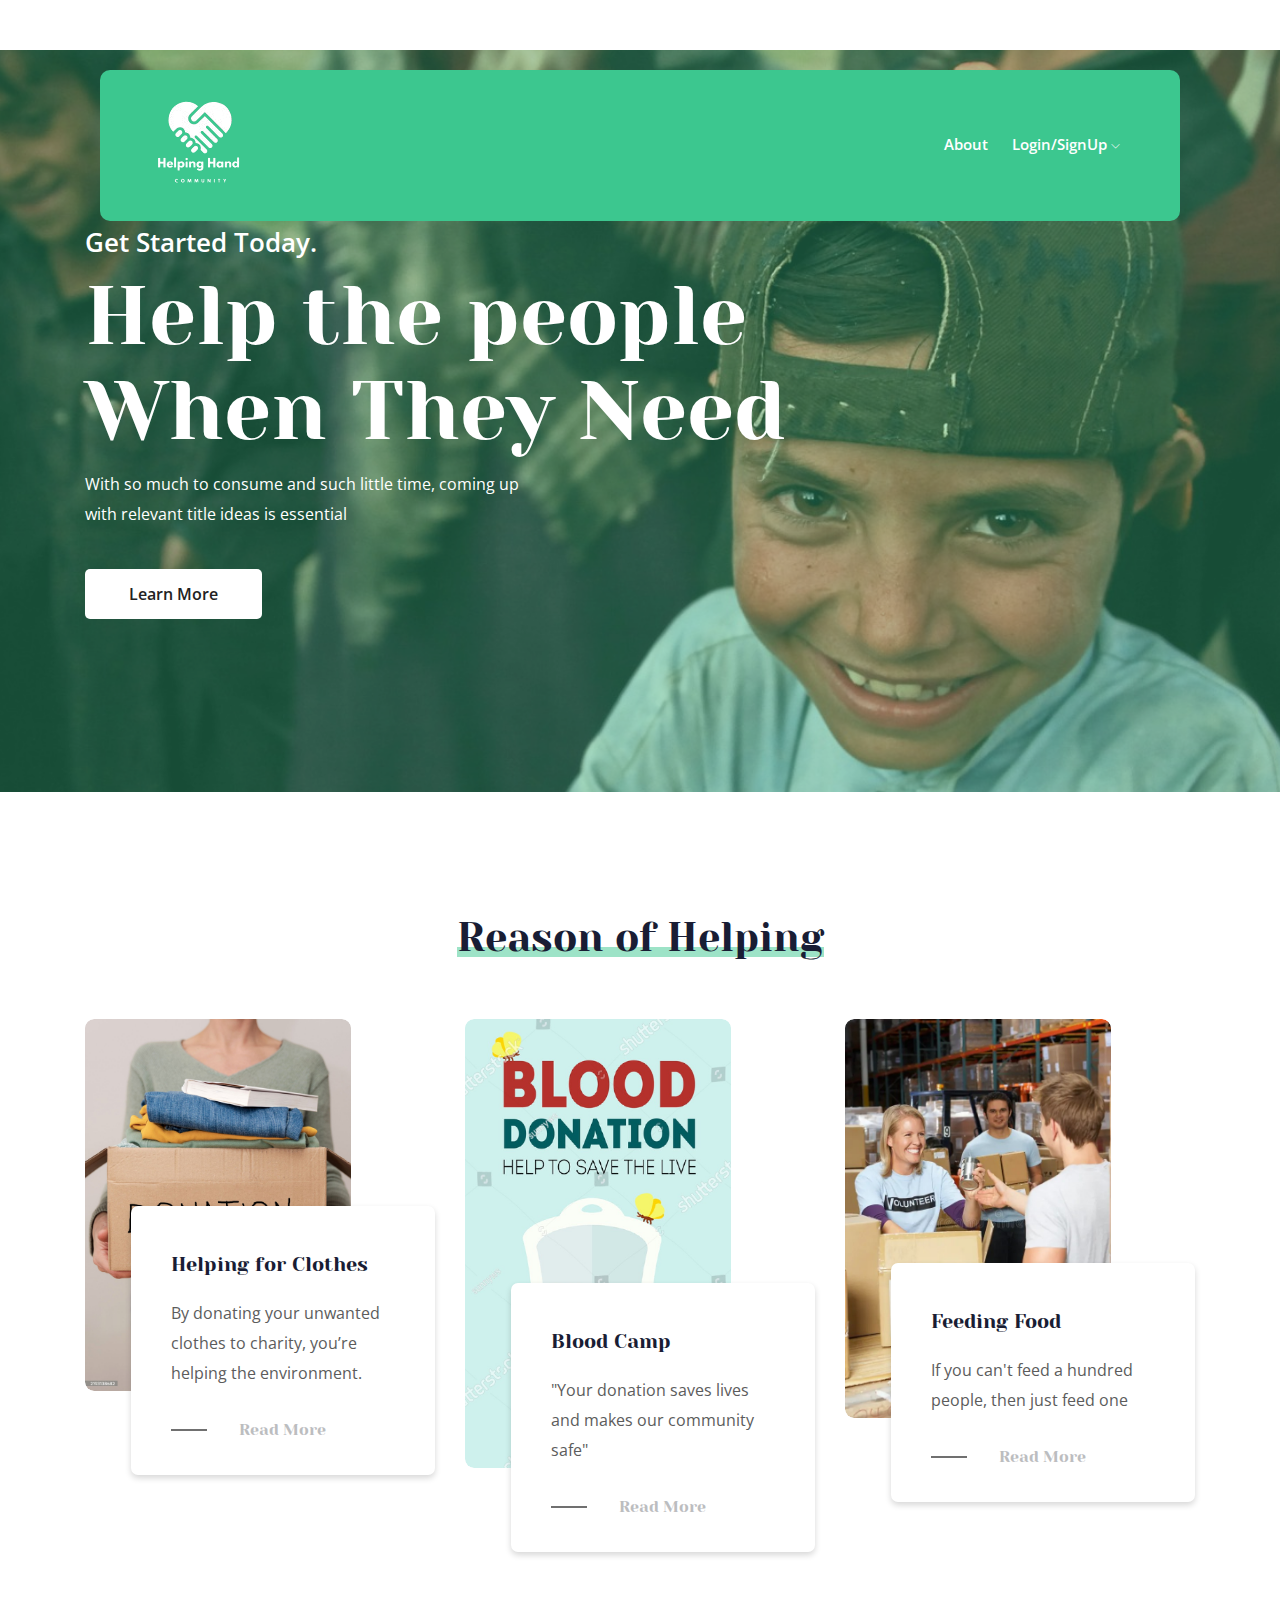
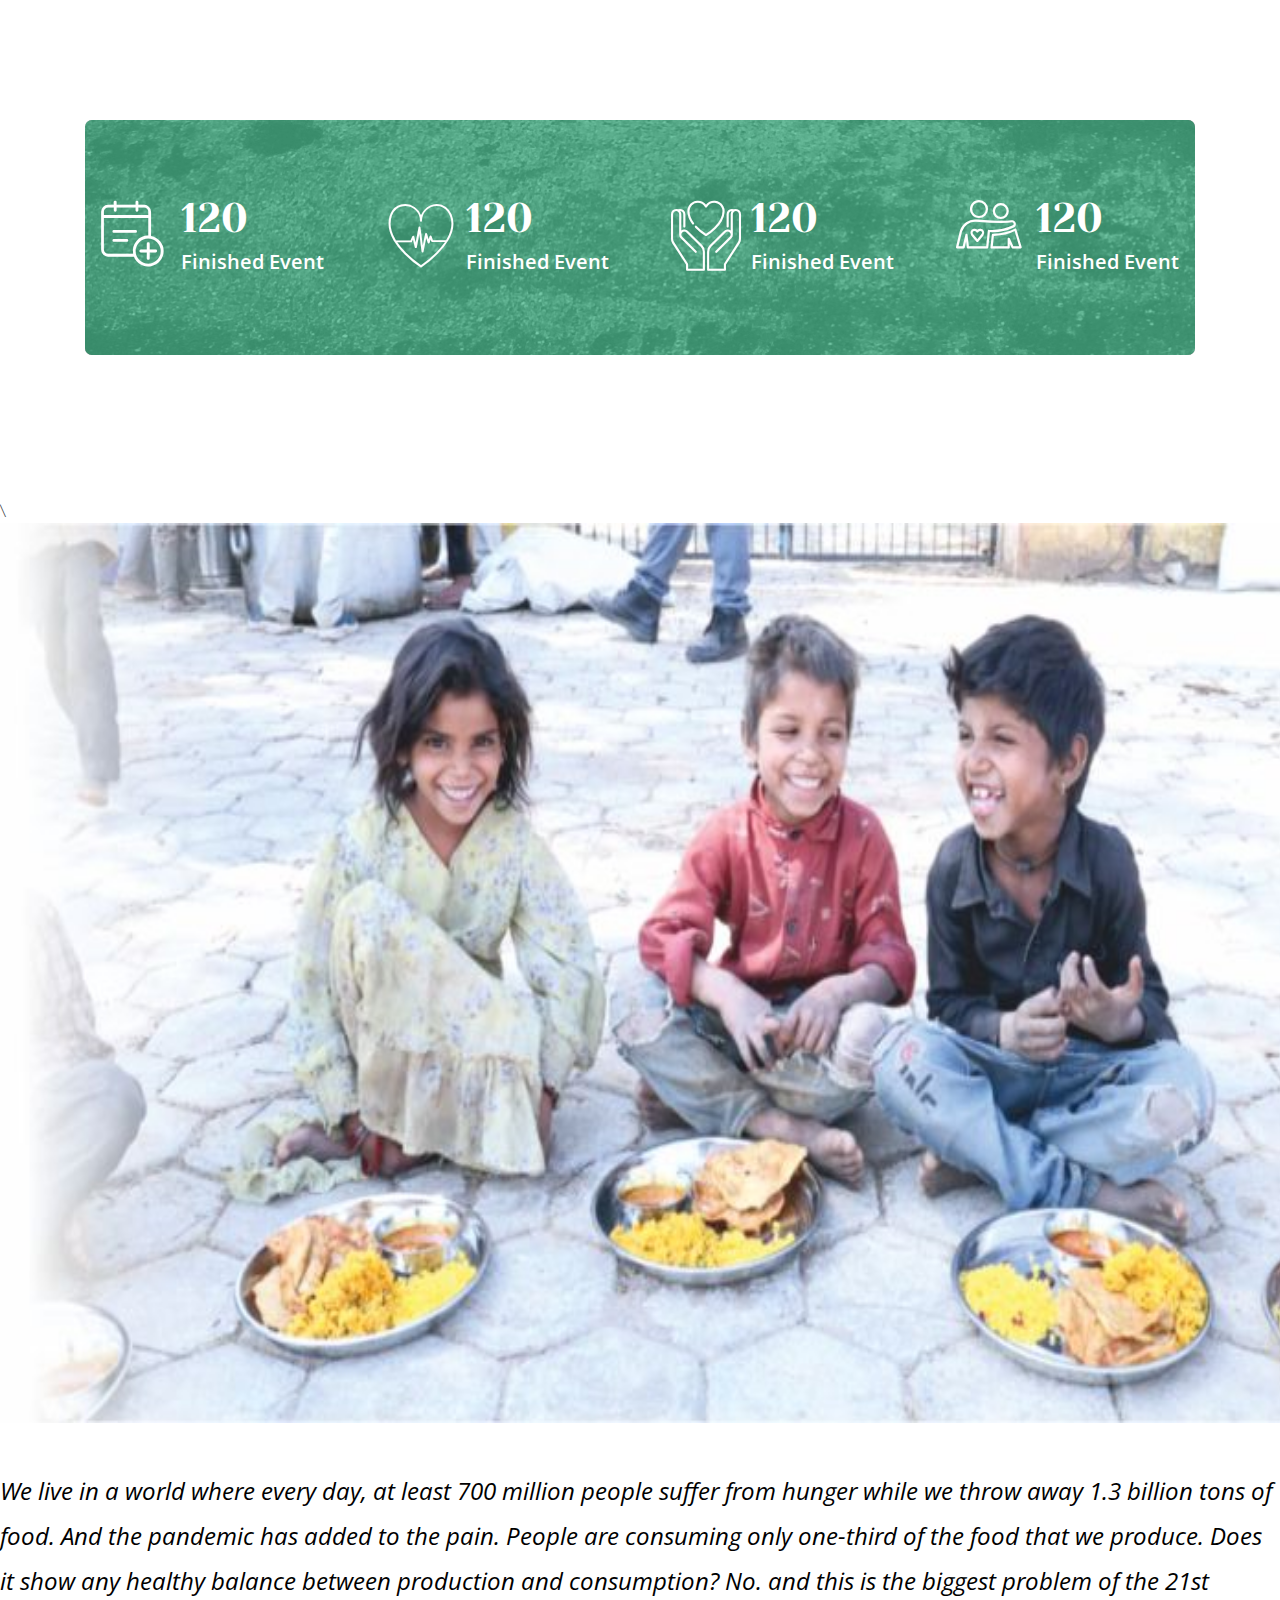
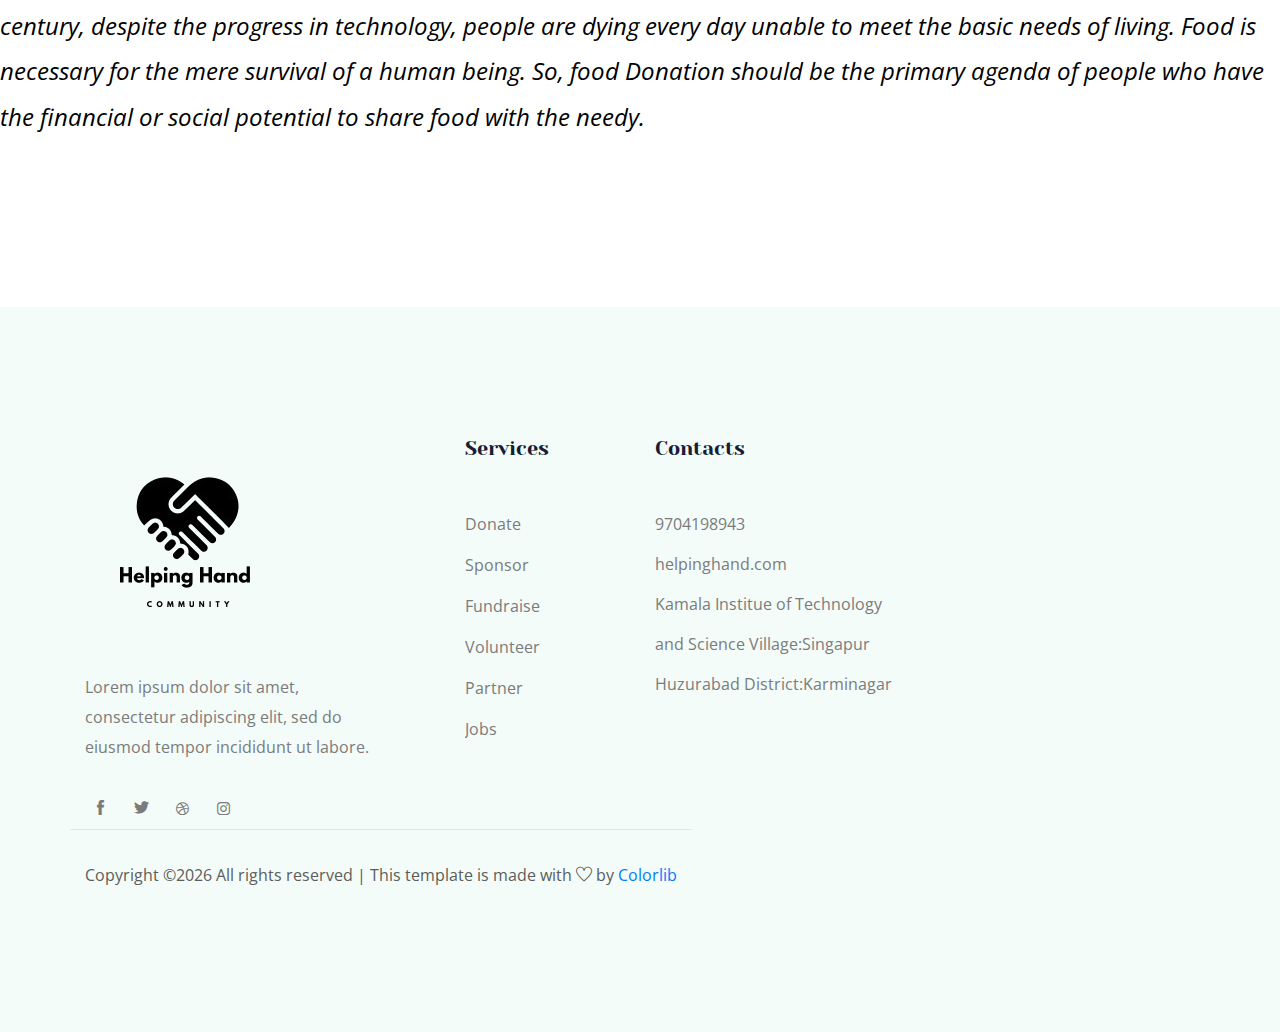
<file: index.html>
<!doctype html>
<html class="no-js" lang="zxx">

<head>
    <meta charset="utf-8">
    <meta http-equiv="x-ua-compatible" content="ie=edge">
    <title>HelpingHands</title>
    <meta name="description" content="">
    <meta name="viewport" content="width=device-width, initial-scale=1">

    <!-- <link rel="manifest" href="site.webmanifest"> -->
    <link rel="shortcut icon" type="image/x-icon" href="img/Untitled_design__6_-removebg-preview.png">
    <!-- Place favicon.ico in the root directory -->

    <!-- CSS here -->
    <link rel="stylesheet" href="css/bootstrap.min.css">
    <link rel="stylesheet" href="css/owl.carousel.min.css">
    <link rel="stylesheet" href="css/magnific-popup.css">
    <link rel="stylesheet" href="css/font-awesome.min.css">
    <link rel="stylesheet" href="css/themify-icons.css">
    <link rel="stylesheet" href="css/nice-select.css">
    <link rel="stylesheet" href="css/flaticon.css">
    <link rel="stylesheet" href="css/gijgo.css">
    <link rel="stylesheet" href="css/animate.css">
    <link rel="stylesheet" href="css/slicknav.css">
    <link rel="stylesheet" href="css/style.css">
    <!-- <link rel="stylesheet" href="css/responsive.css"> -->
</head>

<body>
    <!--[if lte IE 9]>
            <p class="browserupgrade">You are using an <strong>outdated</strong> browser. Please <a href="https://browsehappy.com/">upgrade your browser</a> to improve your experience and security.</p>
        <![endif]-->

      
    <!-- header-start -->
    <header>
        <div class="header-area ">
            
            <div id="sticky-header" class="main-header-area">
                <div class="container-fluid">
                    <div class="row align-items-center">
                        <div class="col-xl-3 col-lg-3">
                            <div class="logo">
                                <a href="index.html">
                                    <img src="img/Untitled_design__5_-removebg-preview.png" alt="">
                                </a>
                            </div>
                        </div>
                        <div class="col-xl-9 col-lg-9">
                            <div class="main-menu">
                                <nav>
                                    <ul id="navigation">
                                        
                                        <li><a href="About.html">About</a></li>
                                      
                                        <li><a href="#">Login/SignUp <i class="ti-angle-down"></i></a>
                                            <ul class="submenu">
                                                <li><a href="login.html">Login</a></li>
                                                <li><a href="signup.html">SignUp</a></li>
                                            </ul>
                                        </li>
                                        
                                    </ul>
                                </nav>
                               
                                </div>
                            </div>
                        </div>
                        <div class="col-12">
                            <div class="mobile_menu d-block d-lg-none"></div>
                        </div>
                    </div>
                </div>
            </div>
        </div>
    </header>
    <!-- header-end -->

    <!-- slider_area_start -->
    <div class="slider_area">
        <div class="single_slider  d-flex align-items-center slider_bg_1 overlay2">
            <div class="container">
                <div class="row">
                    <div class="col-lg-9">
                        <div class="slider_text ">
                            <span>Get Started Today.</span>
                            <h3> Help the people
                                When They Need</h3>
                            <p>With so much to consume and such little time, coming up <br>
                                with relevant title ideas is essential</p>
                            <a href="About.html" class="boxed-btn3">Learn More
                            </a>
                        </div>
                    </div>
                </div>
            </div>
        </div>
    </div>
    <!-- slider_area_end -->

    <!-- reson_area_start  -->
    <div class="reson_area section_padding">
        <div class="container">
            <div class="row justify-content-center">
                <div class="col-lg-6">
                    <div class="section_title text-center mb-55">
                        <h3><span>Reason of Helping</span></h3>
                    </div>
                </div>
            </div>
            <div class="row justify-content-center">
                <div class="col-lg-4 col-md-6">
                    <div class="single_reson">
                        <div class="thum">
                            <div class="thum_1">
                                <img src="img/help/clothss.jpg" alt="">
                            </div>
                        </div>
                        <div class="help_content">
                            <h4>Helping for Clothes</h4>
                            <p> By donating your unwanted clothes to charity, 
                                you’re helping the environment.</p>
                            <a href="https://www.oxfam.org.uk/oxfam-in-action/oxfam-blog/4-great-reasons-to-donate-clothes-instead-of-binning-them/" class="read_more">Read More</a>
                        </div>
                    </div>
                </div>
                <div class="col-lg-4 col-md-6">
                    <div class="single_reson">
                        <div class="thum">
                            <div class="thum_1">
                                <img src="img/help/blood.jpg" alt="">
                            </div>
                        </div>
                        <div class="help_content">
                            <h4>Blood Camp</h4>
                            <p>"Your donation saves lives
                                 and makes our community safe"</p>
                            <a href="https://www.careinsurance.com/blog/health-insurance-articles/what-are-the-important-things-to-keep-in-mind-before-donating-blood#:~:text=Improves%20blood%20flow%3A%20Regular%20blood,%2C%20accidents%2C%20or%20severe%20conditions." class="read_more">Read More</a>
                        </div>
                    </div>
                </div>
                <div class="col-lg-4 col-md-6">
                    <div class="single_reson">
                        <div class="thum">
                            <div class="thum_1">
                                <img src="img/help/food1.jpg" alt="">
                            </div>
                        </div>
                        <div class="help_content">
                            <h4>Feeding Food</h4>
                            <p>If you can't feed a hundred people,
                                 then just feed one</p>
                            <a href="https://study.com/academy/lesson/food-overview-types-importance.html" class="read_more">Read More</a>
                        </div>
                    </div>
                </div>
            </div>
        </div>
    </div>
    <!-- reson_area_end  -->

    <!-- counter_area_start  --><br><br>
    <div class="counter_area">
        <div class="container">
            <div class="counter_bg overlay">
                <div class="row">
                    <div class="col-lg-3 col-md-6">
                        <div class="single_counter d-flex align-items-center justify-content-center">
                            <div class="icon">
                                <i class="flaticon-calendar"></i>
                            </div>
                            <div class="events">
                                <h3 class="counter">120</h3>
                                <p>Finished Event</p>
                            </div>
                        </div>
                    </div>
                    <div class="col-lg-3 col-md-6">
                        <div class="single_counter d-flex align-items-center justify-content-center">
                            <div class="icon">
                                <i class="flaticon-heart-beat"></i>
                            </div>
                            <div class="events">
                                <h3 class="counter">120</h3>
                                <p>Finished Event</p>
                            </div>
                        </div>
                    </div>
                    <div class="col-lg-3 col-md-6">
                        <div class="single_counter d-flex align-items-center justify-content-center">
                            <div class="icon">
                                <i class="flaticon-in-love"></i>
                            </div>
                            <div class="events">
                                <h3 class="counter">120</h3>
                                <p>Finished Event</p>
                            </div>
                        </div>
                    </div>
                    <div class="col-lg-3 col-md-6">
                        <div class="single_counter d-flex align-items-center justify-content-center">
                            <div class="icon">
                                <i class="flaticon-hug"></i>
                            </div>
                            <div class="events">
                                <h3 class="counter">120</h3>
                                <p>Finished Event</p>
                            </div>
                        </div>
                    </div>
                </div>
            </div>
        </div>
    </div><br><br><br><br><br><br>
    <!-- counter_area_end  -->
     <div class="image">
      \
     <p style="color: black;font-style: italic;font-size: x-large;">
        <img src="img/mainpic.jpg" style="display: flex;
        justify-content: space-between;
        align-items: center;
        height: 100vh; width: 1500px;"><br>
        We live in a world where every day, at least 700 million people suffer from hunger while we throw away 1.3 billion tons of food.
        And the pandemic has added to the pain.
        People are consuming only one-third of the food that we produce.
        Does it show any healthy balance between production and consumption? 
        No. and this is the biggest problem of the 21st century, despite the progress in technology,
         people are dying every day unable to meet the basic needs of living.
        Food is necessary for the mere survival of a human being.
        So, food Donation should be the primary agenda of people who have the financial or social potential to share food with the needy.</p>
        <br><br><br><br><br><br><br>
    
     </div>

    <!-- footer_start  -->
    <footer class="footer">
        <div class="footer_top">
            <div class="container">
                <div class="row">
                    <div class="col-xl-4 col-md-6 col-lg-4 ">
                        <div class="footer_widget">
                            <div class="footer_logo">
                                <a href="#">
                                    <img src="img/Untitled_design__6_-removebg-preview.png" alt="">
                                </a>
                            </div>
                            <p class="address_text">Lorem ipsum dolor sit amet, <br> consectetur adipiscing elit, sed do <br> eiusmod tempor incididunt ut labore.
                            </p>
                            <div class="socail_links">
                                <ul>
                                    <li>
                                        <a href="#">
                                            <i class="ti-facebook"></i>
                                        </a>
                                    </li>
                                    <li>
                                        <a href="#">
                                            <i class="ti-twitter-alt"></i>
                                        </a>
                                    </li>
                                    <li>
                                        <a href="#">
                                            <i class="fa fa-dribbble"></i>
                                        </a>
                                    </li>
                                    <li>
                                        <a href="#">
                                            <i class="fa fa-instagram"></i>
                                        </a>
                                    </li>
                                </ul>
                            </div>

                        </div>
                    </div>
                    <div class="col-xl-2 col-md-6 col-lg-2">
                        <div class="footer_widget">
                            <h3 class="footer_title">
                                Services
                            </h3>
                            <ul class="links">
                                <li><a href="#">Donate</a></li>
                                <li><a href="#">Sponsor</a></li>
                                <li><a href="#">Fundraise</a></li>
                                <li><a href="#">Volunteer</a></li>
                                <li><a href="#">Partner</a></li>
                                <li><a href="#">Jobs</a></li>
                            </ul>
                        </div>
                    </div>
                    <div class="col-xl-3 col-md-6 col-lg-3">
                        <div class="footer_widget">
                            <h3 class="footer_title">
                                Contacts
                            </h3>
                            <div class="contacts">
                                <p>9704198943<br>
                                    helpinghand.com <br>
                                   Kamala Institue of Technology and Science
                                   Village:Singapur
                                   Huzurabad
                                   District:Karminagar
                                </p>
                            </div>
                        </div>
                    </div>
                    
        <div class="copy-right_text">
            <div class="container">
                <div class="row">
                    <div class="bordered_1px "></div>
                    <div class="col-xl-12">
                        <p class="copy_right text-center">
                            <p><!-- Link back to Colorlib can't be removed. Template is licensed under CC BY 3.0. -->
  Copyright &copy;<script>document.write(new Date().getFullYear());</script> All rights reserved | This template is made with <i class="ti-heart" aria-hidden="true"></i> by <a href="https://colorlib.com" target="_blank">Colorlib</a>
  <!-- Link back to Colorlib can't be removed. Template is licensed under CC BY 3.0. --></p>
                        </p>
                    </div>
                </div>
            </div>
        </div>
    </footer>
    <!-- footer_end  -->

    <!-- link that opens popup -->

    <!-- JS here -->
    <script src="js/vendor/modernizr-3.5.0.min.js"></script>
    <script src="js/vendor/jquery-1.12.4.min.js"></script>
    <script src="js/popper.min.js"></script>
    <script src="js/bootstrap.min.js"></script>
    <script src="js/owl.carousel.min.js"></script>
    <script src="js/isotope.pkgd.min.js"></script>
    <script src="js/ajax-form.js"></script>
    <script src="js/waypoints.min.js"></script>
    <script src="js/jquery.counterup.min.js"></script>
    <script src="js/imagesloaded.pkgd.min.js"></script>
    <script src="js/scrollIt.js"></script>
    <script src="js/jquery.scrollUp.min.js"></script>
    <script src="js/wow.min.js"></script>
    <script src="js/nice-select.min.js"></script>
    <script src="js/jquery.slicknav.min.js"></script>
    <script src="js/jquery.magnific-popup.min.js"></script>
    <script src="js/plugins.js"></script>
    <script src="js/gijgo.min.js"></script>
    <!--contact js-->
    <script src="js/contact.js"></script>
    <script src="js/jquery.ajaxchimp.min.js"></script>
    <script src="js/jquery.form.js"></script>
    <script src="js/jquery.validate.min.js"></script>
    <script src="js/mail-script.js"></script>

    <script src="js/main.js"></script>
</body>

</html>
</file>
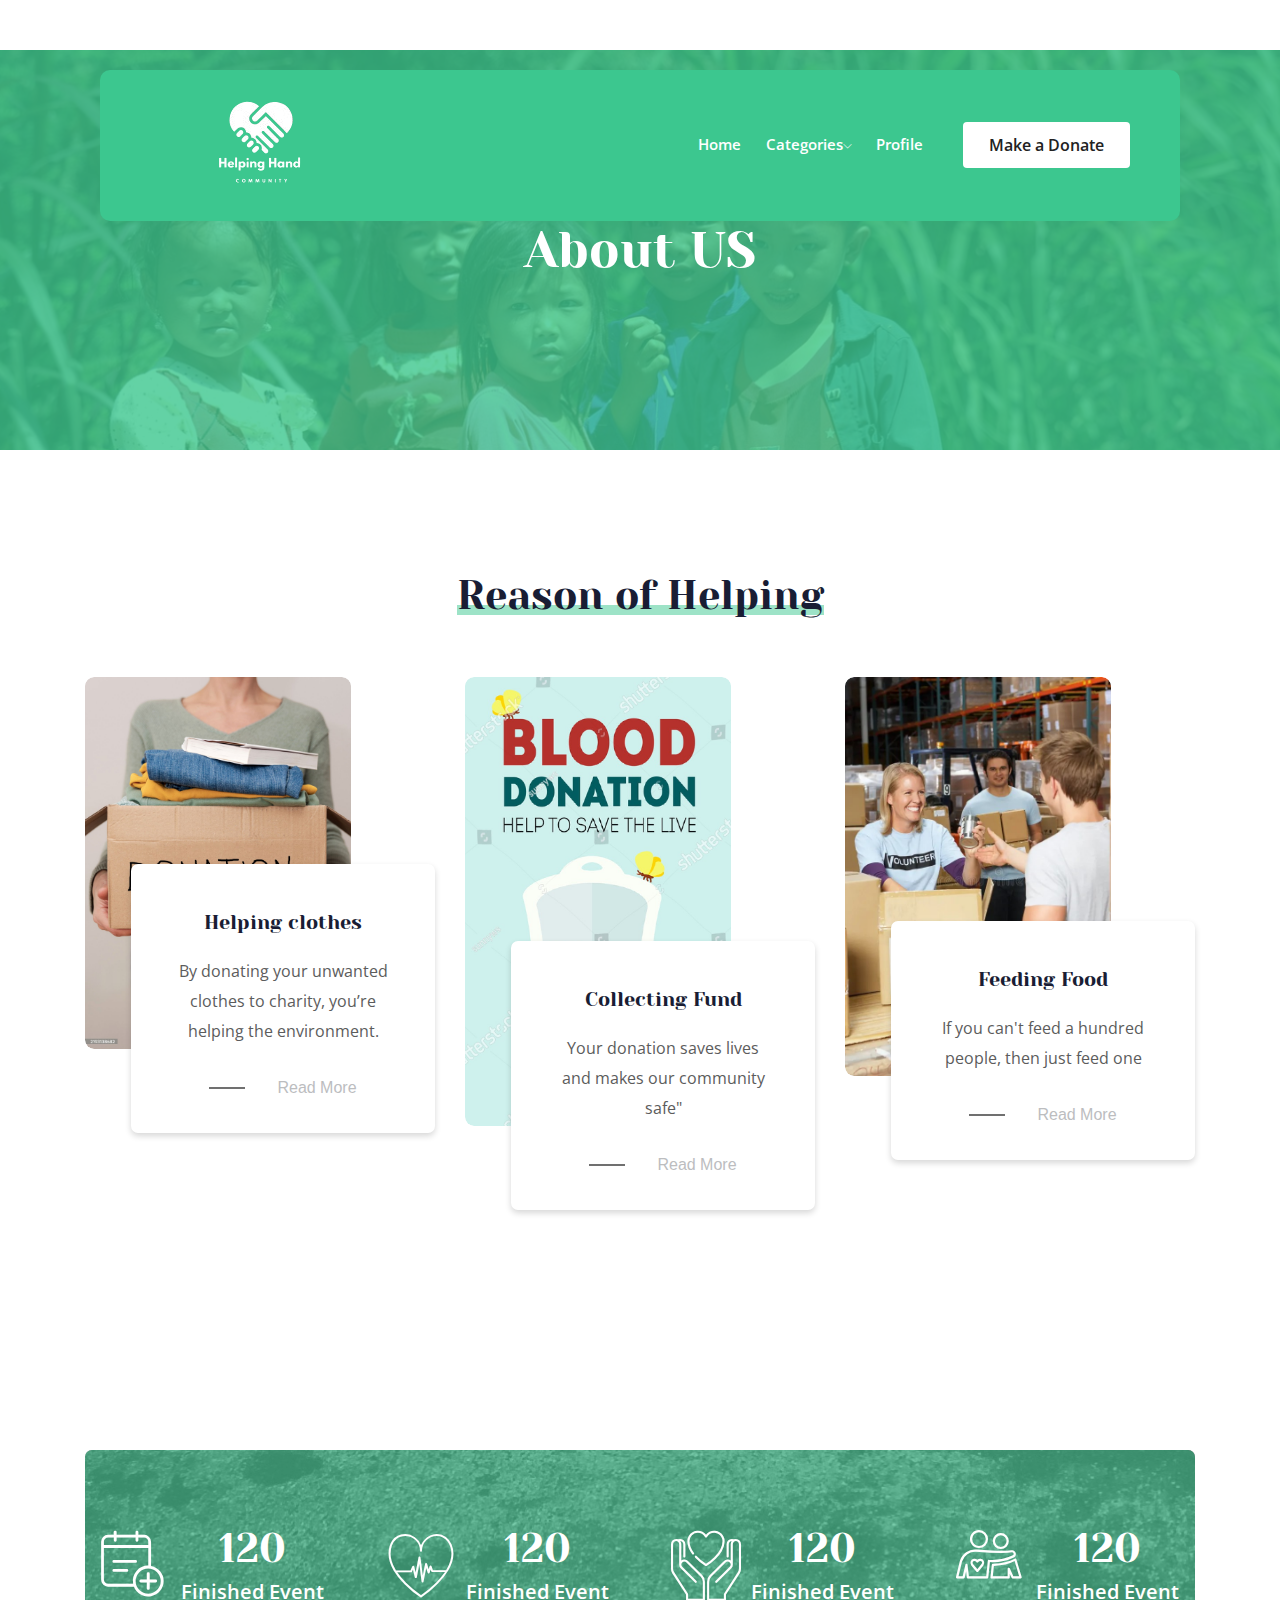
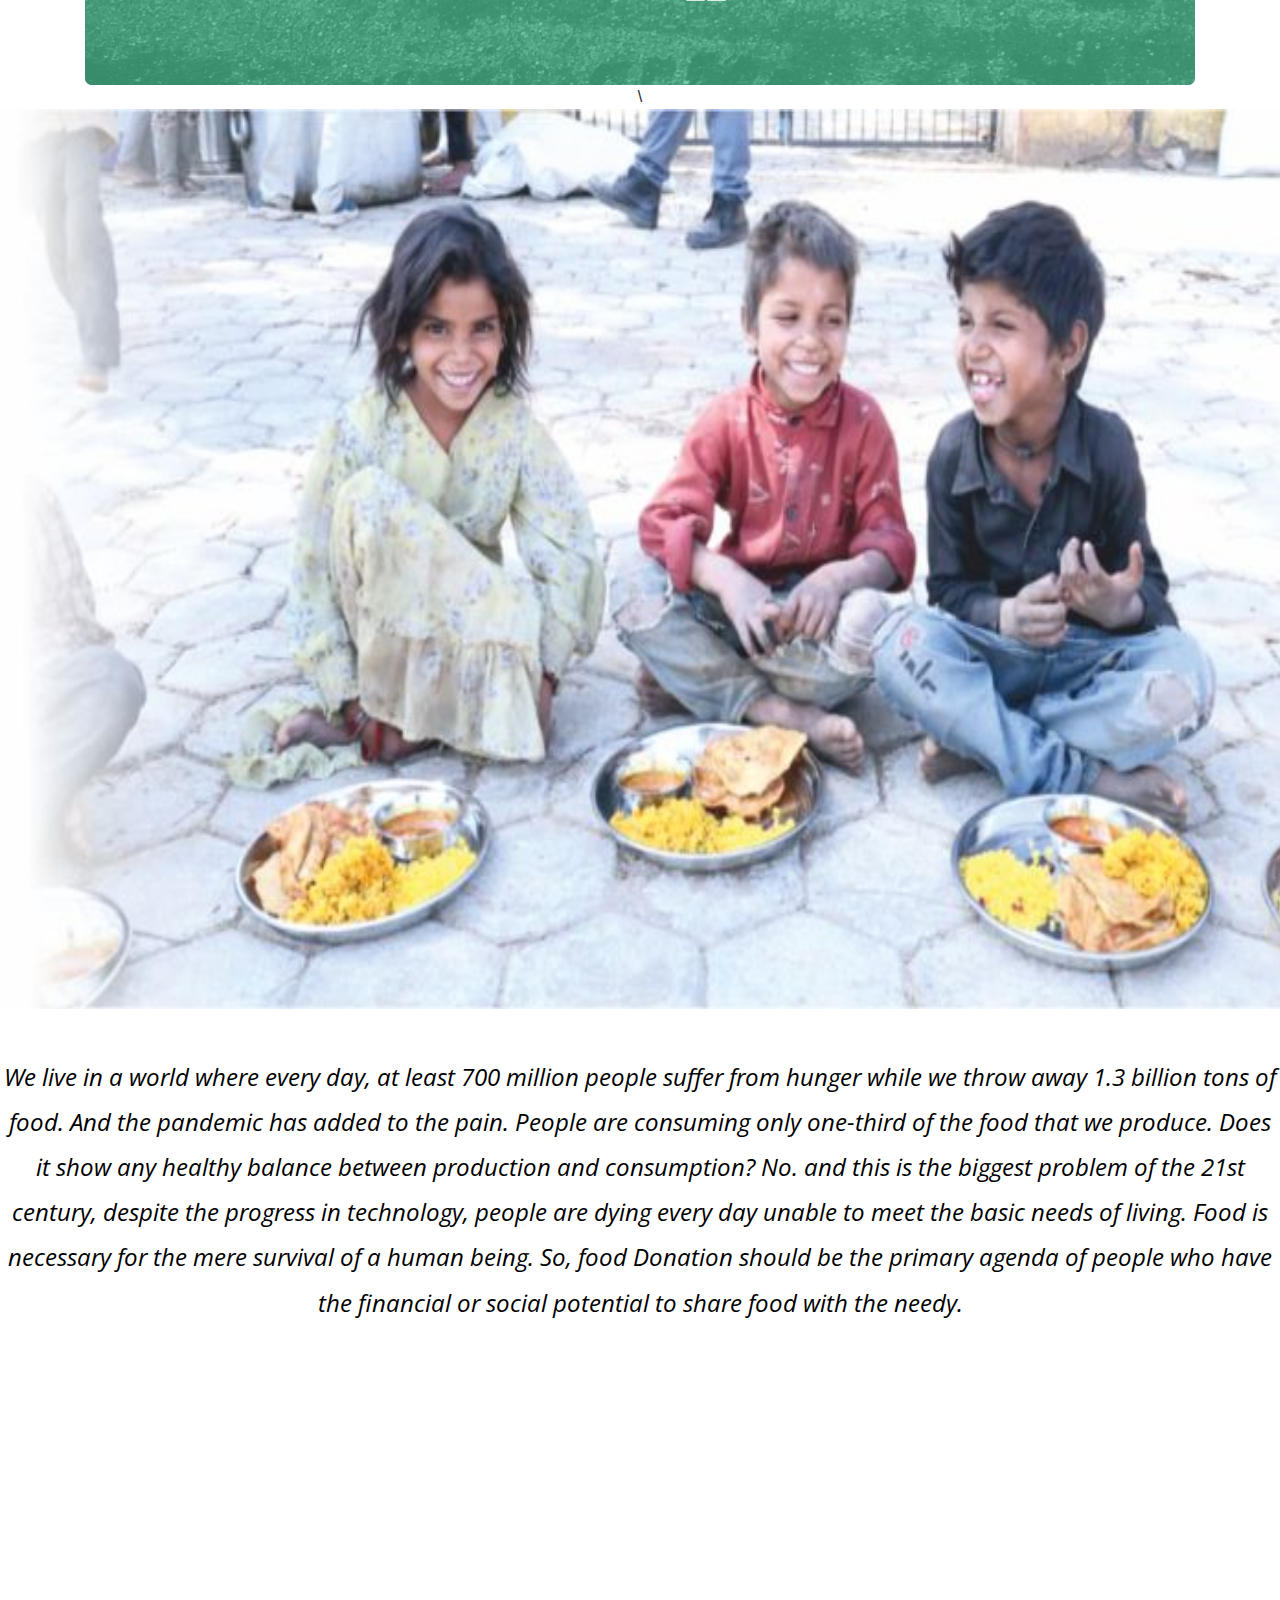
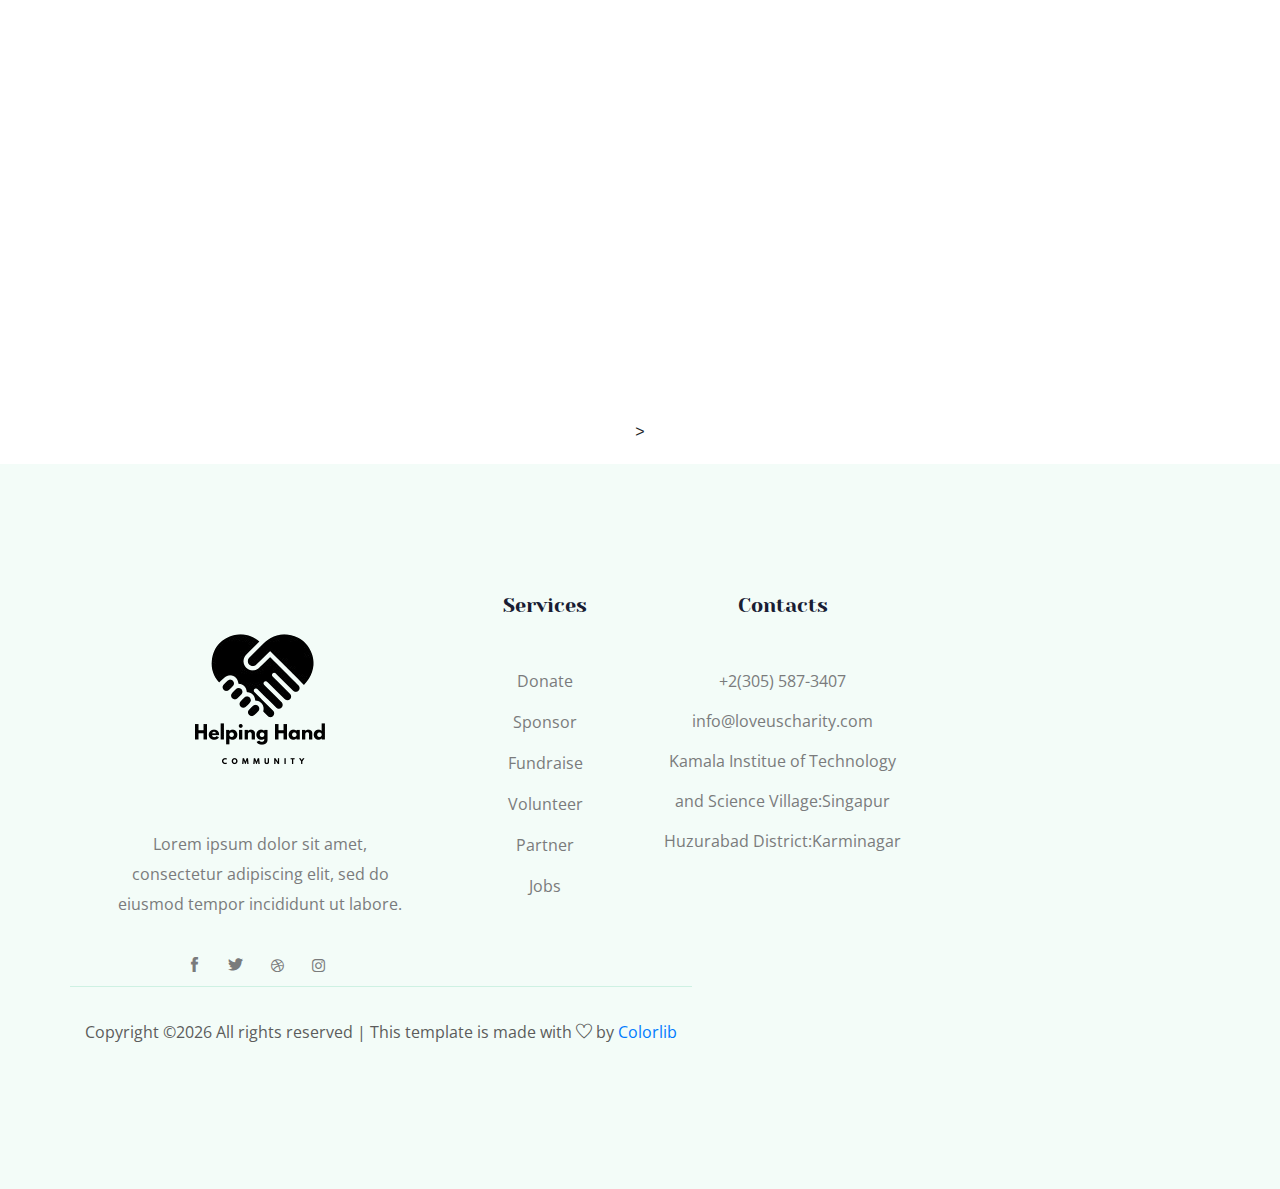
<file: About.html>
<!doctype html>
<html class="no-js" lang="zxx">

<head>
    <meta charset="utf-8">
    <meta http-equiv="x-ua-compatible" content="ie=edge">
    <title>Hepling Hand</title>
    <meta name="description" content="">
    <meta name="viewport" content="width=device-width, initial-scale=1">

    <!-- <link rel="manifest" href="site.webmanifest"> -->
    <link rel="shortcut icon" type="image/x-icon" href="img/Untitled_design__6_-removebg-preview.png">
    <!-- Place favicon.ico in the root directory -->

    <!-- CSS here -->
    <link rel="stylesheet" href="css/bootstrap.min.css">
    <link rel="stylesheet" href="css/owl.carousel.min.css">
    <link rel="stylesheet" href="css/magnific-popup.css">
    <link rel="stylesheet" href="css/font-awesome.min.css">
    <link rel="stylesheet" href="css/themify-icons.css">
    <link rel="stylesheet" href="css/nice-select.css">
    <link rel="stylesheet" href="css/flaticon.css">
    <link rel="stylesheet" href="css/gijgo.css">
    <link rel="stylesheet" href="css/animate.css">
    <link rel="stylesheet" href="css/slicknav.css">
    <link rel="stylesheet" href="css/style.css">
    <style>
        body {
            font-family: Arial, sans-serif;
            text-align: center;
        }
        .map-container {
            width: 80%;
            max-width: 800px;
            margin: 20px auto;
            border-radius: 10px;
            overflow: hidden;
        }
        iframe {
            width: 100%;
            height: 500px;
            border: none;
        }
    </style>
</head>
    </style>
    <!-- <link rel="stylesheet" href="css/responsive.css"> -->
</head>

<body>
    <!--[if lte IE 9]>
            <p class="browserupgrade">You are using an <strong>outdated</strong> browser. Please <a href="https://browsehappy.com/">upgrade your browser</a> to improve your experience and security.</p>
        <![endif]-->


    <!-- header-start -->
    <header>
        <div class="header-area ">
           
            <div id="sticky-header" class="main-header-area">
                <div class="container-fluid">
                    <div class="row align-items-center">
                        <div class="col-xl-3 col-lg-3">
                            <div class="logo">
                                <a href="index.html">
                                    <img src="img/Untitled_design__5_-removebg-preview.png" alt="">
                                </a>
                            </div>
                        </div>
                        <div class="col-xl-9 col-lg-9">
                            <div class="main-menu">
                                <nav>
                                    <ul id="navigation">
                                        <li><a href="home.html">home</a></li>
                                       
                                        <li><a href="#">Categories<i class="ti-angle-down"></i></a>
                                            <ul class="submenu">
                                                <li><a href="blooddonation.html">BloodDonation</a></li>
                                                <li><a href="clothes.html">Clothes</a></li>
                                                <li><a href="food.html">Food</a></li>
                                                <li><a href="toys.html">toys</a></li>
                                            </ul>
                                        </li>
                                        <li><a href="profile.html">Profile</a></li>
                                        
                                    </ul>
                                </nav>
                                <div class="Appointment">
                                    <div class="book_btn d-none d-lg-block">
                                        <a  href="makeadonate.html" class="donate-button">Make a Donate</a>
                                    </div>
                                </div>
                            </div>
                        </div>
                        <div class="col-12">
                            <div class="mobile_menu d-block d-lg-none"></div>
                        </div>
                    </div>
                </div>
            </div>
        </div>
    </header>
    <!-- header-end -->

    <!-- bradcam_area_start  -->
    <div class="bradcam_area breadcam_bg overlay d-flex align-items-center justify-content-center">
        <div class="container">
            <div class="row">
                <div class="col-xl-12">
                    <div class="bradcam_text text-center">
                        <h3>About US</h3>
                    </div>
                </div>
            </div>
        </div>
    </div>
    <!-- bradcam_area_end  -->

    <!-- reson_area_start  -->
    <div class="reson_area section_padding">
        <div class="container">
            <div class="row justify-content-center">
                <div class="col-lg-6">
                    <div class="section_title text-center mb-55">
                        <h3><span>Reason of Helping</span></h3>
                    </div>
                </div>
            </div>
            <div class="row justify-content-center">
                <div class="col-lg-4 col-md-6">
                    <div class="single_reson">
                        <div class="thum">
                            <div class="thum_1">
                                <img src="img/help/clothss.jpg" alt="">
                            </div>
                        </div>
                        <div class="help_content">
                            <h4>Helping clothes</h4>
                            <p> By donating your unwanted clothes to charity, 
                                you’re helping the environment.</p>
                            <a href="https://www.oxfam.org.uk/oxfam-in-action/oxfam-blog/4-great-reasons-to-donate-clothes-instead-of-binning-them/" class="read_more">Read More</a>
                        </div>
                    </div>
                </div>
                <div class="col-lg-4 col-md-6">
                    <div class="single_reson">
                        <div class="thum">
                            <div class="thum_1">
                                <img src="img/help/blood.jpg" alt="">
                            </div>
                        </div>
                        <div class="help_content">
                            <h4>Collecting Fund</h4>
                            <p>Your donation saves lives
                                and makes our community safe"</p>
                            <a href="https://www.careinsurance.com/blog/health-insurance-articles/what-are-the-important-things-to-keep-in-mind-before-donating-blood#:~:text=Improves%20blood%20flow%3A%20Regular%20blood,%2C%20accidents%2C%20or%20severe%20conditions." class="read_more">Read More</a>
                        </div>
                    </div>
                </div>
                <div class="col-lg-4 col-md-6">
                    <div class="single_reson">
                        <div class="thum">
                            <div class="thum_1">
                                <img src="img/help/food1.jpg" alt="">
                            </div>
                        </div>
                        <div class="help_content">
                            <h4>Feeding Food</h4>
                            <p>
                                If you can't feed a hundred people,
                                 then just feed one
                            </p>
                            
                            <a href="https://study.com/academy/lesson/food-overview-types-importance.html" class="read_more">Read More</a>
                        </div>
                    </div>
                </div>
            </div>
        </div>
    </div>
    <!-- reson_area_end  -->

    <!-- counter_area_start  -->
    <div class="counter_area pt-120">
        <div class="container">
            <div class="counter_bg overlay">
                <div class="row">
                    <div class="col-lg-3 col-md-6">
                        <div class="single_counter d-flex align-items-center justify-content-center">
                            <div class="icon">
                                <i class="flaticon-calendar"></i>
                            </div>
                            <div class="events">
                                <h3 class="counter">120</h3>
                                <p>Finished Event</p>
                            </div>
                        </div>
                    </div>
                    <div class="col-lg-3 col-md-6">
                        <div class="single_counter d-flex align-items-center justify-content-center">
                            <div class="icon">
                                <i class="flaticon-heart-beat"></i>
                            </div>
                            <div class="events">
                                <h3 class="counter">120</h3>
                                <p>Finished Event</p>
                            </div>
                        </div>
                    </div>
                    <div class="col-lg-3 col-md-6">
                        <div class="single_counter d-flex align-items-center justify-content-center">
                            <div class="icon">
                                <i class="flaticon-in-love"></i>
                            </div>
                            <div class="events">
                                <h3 class="counter">120</h3>
                                <p>Finished Event</p>
                            </div>
                        </div>
                    </div>
                    <div class="col-lg-3 col-md-6">
                        <div class="single_counter d-flex align-items-center justify-content-center">
                            <div class="icon">
                                <i class="flaticon-hug"></i>
                            </div>
                            <div class="events">
                                <h3 class="counter">120</h3>
                                <p>Finished Event</p>
                            </div>
                        </div>
                    </div>
                </div>
            </div>
        </div>
    </div>
    <!-- counter_area_end  -->
        <!-- counter_area_end  -->
        <div class="image">
            \
           <p style="color: black;font-style: italic;font-size: x-large;">
              <img src="img/mainpic.jpg" style="display: flex;
              justify-content: space-between;
              align-items: center;
              height: 100vh; width: 1500px;"><br>
              We live in a world where every day, at least 700 million people suffer from hunger while we throw away 1.3 billion tons of food.
              And the pandemic has added to the pain.
              People are consuming only one-third of the food that we produce.
              Does it show any healthy balance between production and consumption? 
              No. and this is the biggest problem of the 21st century, despite the progress in technology,
               people are dying every day unable to meet the basic needs of living.
              Food is necessary for the mere survival of a human being.
              So, food Donation should be the primary agenda of people who have the financial or social potential to share food with the needy.</p>
              <br><br><br><br><br><br><br>
          
           </div>
      

    
    <div class="map-container">
        <iframe 
            id="mapFrame"
            <iframe src="https://www.google.com/maps/embed?pb=!1m18!1m12!1m3!1d7259.934439084253!2d79.3649552512381!3d18.238966988866057!2m3!1f0!2f0!3f0!3m2!1i1024!2i768!4f13.1!3m3!1m2!1s0x3bccccb140000003%3A0xedc34d27eaebdb2e!2sKamala%20Institute%20of%20Technology%20%26%20Science!5e0!3m2!1sen!2sin!4v1740112168261!5m2!1sen!2sin" width="600" height="450" style="border:0;" allowfullscreen="" loading="lazy" referrerpolicy="no-referrer-when-downgrade"></iframe>
            >
        </iframe>
    </div>

    <!-- footer_start  -->
    <footer class="footer">
        <div class="footer_top">
            <div class="container">
                <div class="row">
                    <div class="col-xl-4 col-md-6 col-lg-4 ">
                        <div class="footer_widget">
                            <div class="footer_logo">
                                <a href="#">
                                    <img src="img/Untitled_design__6_-removebg-preview.png" alt="">
                                </a>
                            </div>
                            <p class="address_text">Lorem ipsum dolor sit amet, <br> consectetur adipiscing elit, sed do <br> eiusmod tempor incididunt ut labore.
                            </p>
                            <div class="socail_links">
                                <ul>
                                    <li>
                                        <a href="#">
                                            <i class="ti-facebook"></i>
                                        </a>
                                    </li>
                                    <li>
                                        <a href="#">
                                            <i class="ti-twitter-alt"></i>
                                        </a>
                                    </li>
                                    <li>
                                        <a href="#">
                                            <i class="fa fa-dribbble"></i>
                                        </a>
                                    </li>
                                    <li>
                                        <a href="#">
                                            <i class="fa fa-instagram"></i>
                                        </a>
                                    </li>
                                </ul>
                            </div>

                        </div>
                    </div>
                    <div class="col-xl-2 col-md-6 col-lg-2">
                        <div class="footer_widget">
                            <h3 class="footer_title">
                                Services
                            </h3>
                            <ul class="links">
                                <li><a href="#">Donate</a></li>
                                <li><a href="#">Sponsor</a></li>
                                <li><a href="#">Fundraise</a></li>
                                <li><a href="#">Volunteer</a></li>
                                <li><a href="#">Partner</a></li>
                                <li><a href="#">Jobs</a></li>
                            </ul>
                        </div>
                    </div>
                    <div class="col-xl-3 col-md-6 col-lg-3">
                        <div class="footer_widget">
                            <h3 class="footer_title">
                                Contacts
                            </h3>
                            <div class="contacts">
                                <p>+2(305) 587-3407 <br>
                                    info@loveuscharity.com <br>
                                    Kamala Institue of Technology and Science
                                   Village:Singapur
                                   Huzurabad
                                   District:Karminagar
                                </p>
                            </div>
                        </div>
                    </div>
                   
        <div class="copy-right_text">
            <div class="container">
                <div class="row">
                    <div class="bordered_1px "></div>
                    <div class="col-xl-12">
                        <p class="copy_right text-center">
                            <p><!-- Link back to Colorlib can't be removed. Template is licensed under CC BY 3.0. -->
  Copyright &copy;<script>document.write(new Date().getFullYear());</script> All rights reserved | This template is made with <i class="ti-heart" aria-hidden="true"></i> by <a href="https://colorlib.com" target="_blank">Colorlib</a>
  <!-- Link back to Colorlib can't be removed. Template is licensed under CC BY 3.0. --></p>
                        </p>
                    </div>
                </div>
            </div>
        </div>
    </footer>
    <!-- footer_end  -->

    <!-- link that opens popup -->

    <!-- JS here -->
    <script src="js/vendor/modernizr-3.5.0.min.js"></script>
    <script src="js/vendor/jquery-1.12.4.min.js"></script>
    <script src="js/popper.min.js"></script>
    <script src="js/bootstrap.min.js"></script>
    <script src="js/owl.carousel.min.js"></script>
    <script src="js/isotope.pkgd.min.js"></script>
    <script src="js/ajax-form.js"></script>
    <script src="js/waypoints.min.js"></script>
    <script src="js/jquery.counterup.min.js"></script>
    <script src="js/imagesloaded.pkgd.min.js"></script>
    <script src="js/scrollIt.js"></script>
    <script src="js/jquery.scrollUp.min.js"></script>
    <script src="js/wow.min.js"></script>
    <script src="js/nice-select.min.js"></script>
    <script src="js/jquery.slicknav.min.js"></script>
    <script src="js/jquery.magnific-popup.min.js"></script>
    <script src="js/plugins.js"></script>
    <script src="js/gijgo.min.js"></script>
    <!--contact js-->
    <script src="js/contact.js"></script>
    <script src="js/jquery.ajaxchimp.min.js"></script>
    <script src="js/jquery.form.js"></script>
    <script src="js/jquery.validate.min.js"></script>
    <script src="js/mail-script.js"></script>

    <script src="js/main.js"></script>
    <script>
        function closeModal() {
            document.getElementById("mapModal").style.display = "none";
        }
        window.onclick = function(event) {
            if (event.target === document.getElementById("mapModal")) {
                closeModal();
            }
        }
    </script>
</body>

</html>
</file>
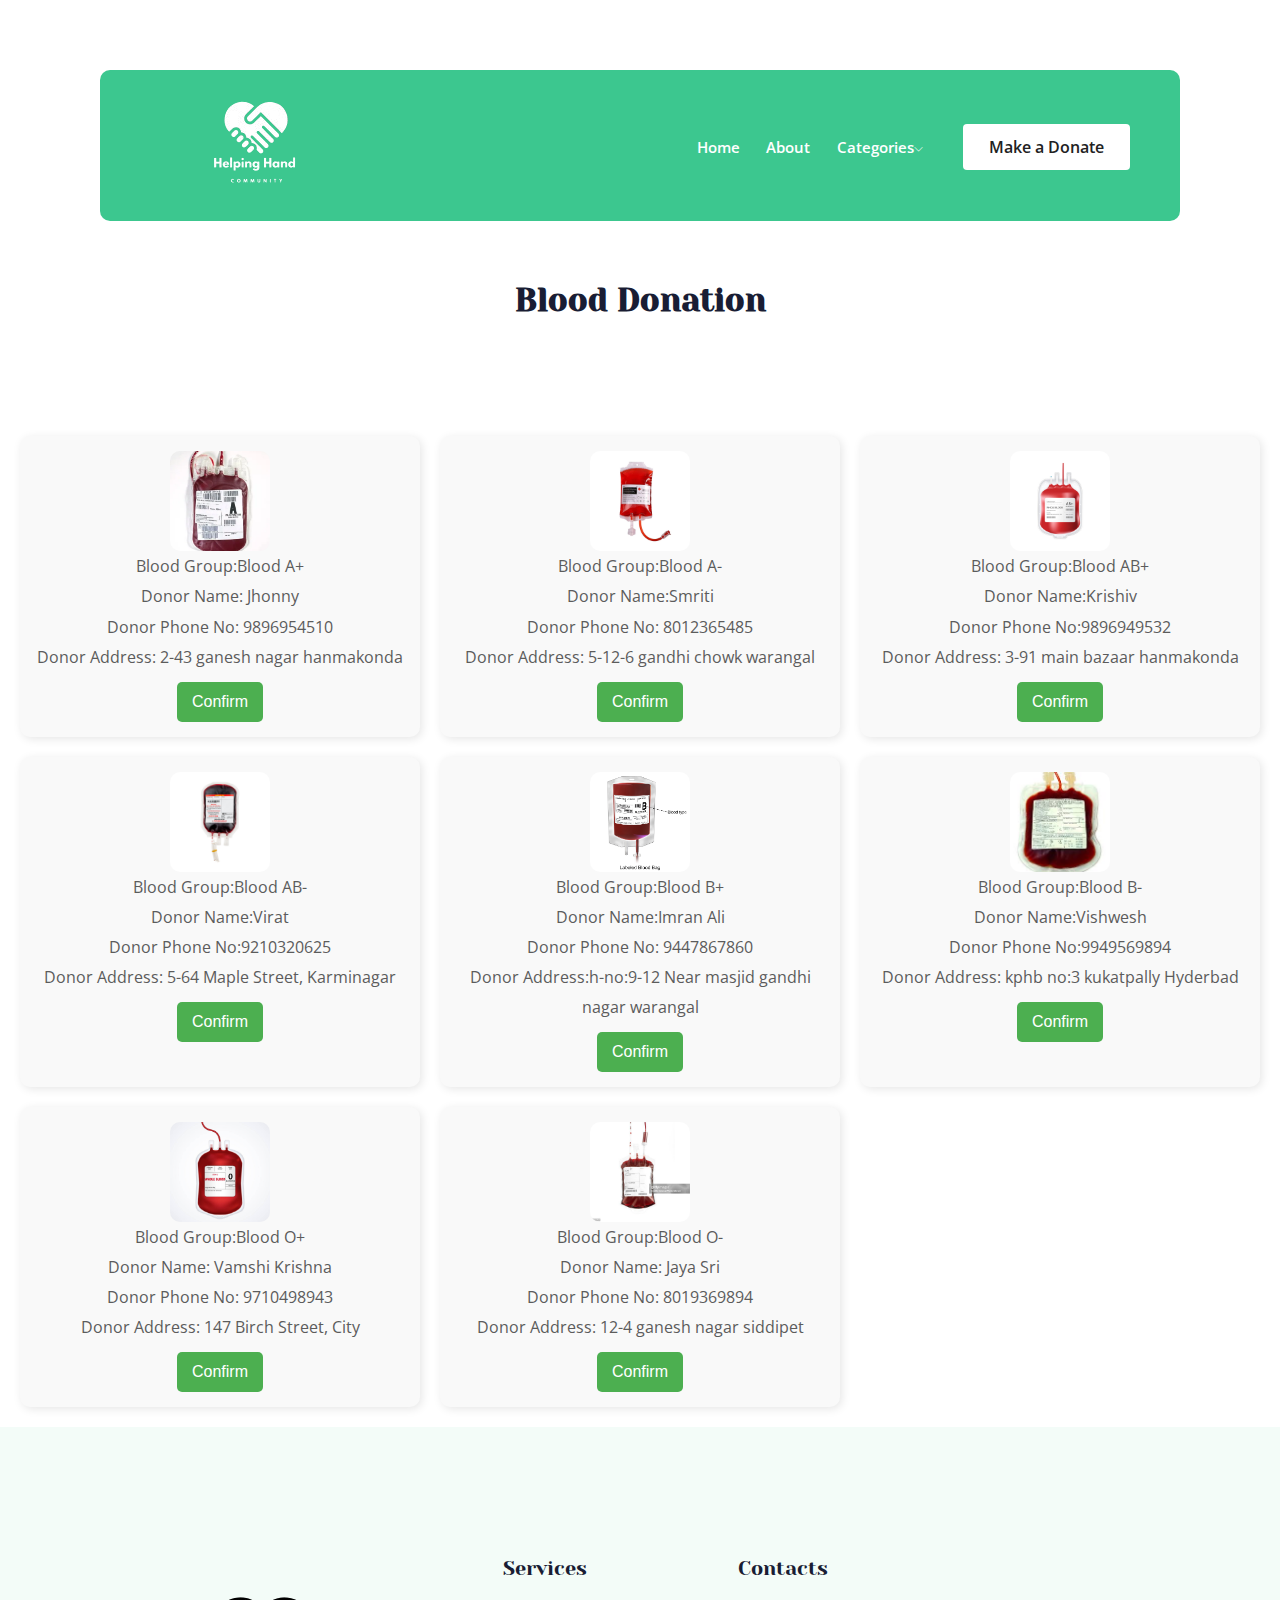
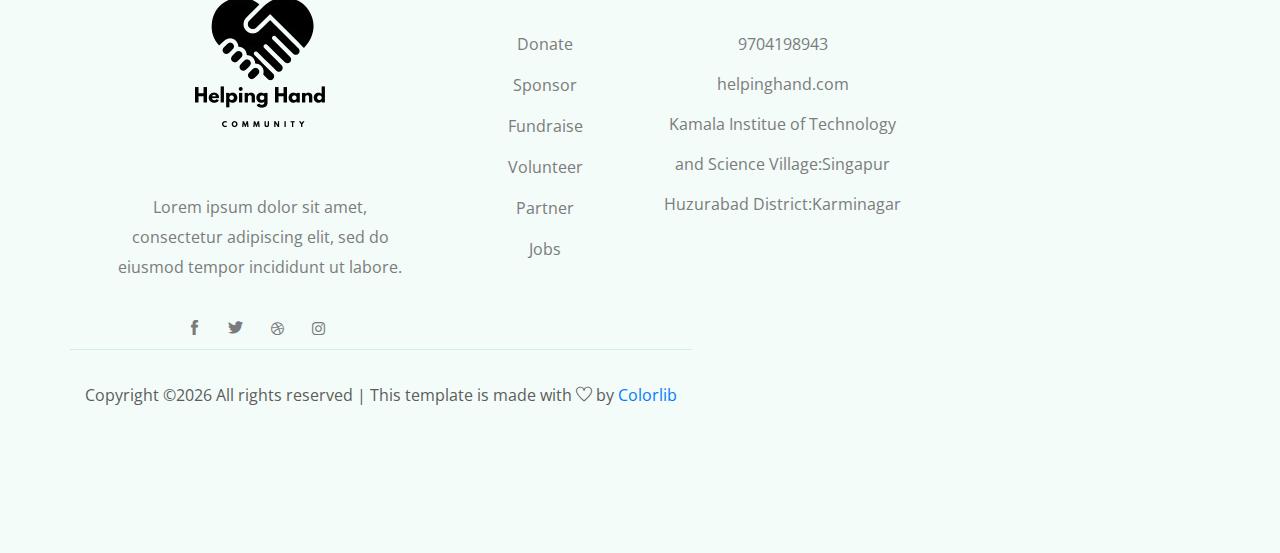
<file: blooddonation.html>
<!doctype html>
<html class="no-js" lang="zxx">

<head>
    <meta charset="utf-8">
    <meta http-equiv="x-ua-compatible" content="ie=edge">
    <title>HelpingHands</title>
    <meta name="description" content="">
    <meta name="viewport" content="width=device-width, initial-scale=1">

    <!-- <link rel="manifest" href="site.webmanifest"> -->
    <link rel="shortcut icon" type="image/x-icon" href="img/Untitled_design__6_-removebg-preview.png">
    <!-- Place favicon.ico in the root directory -->

    <!-- CSS here -->
    <link rel="stylesheet" href="css/bootstrap.min.css">
    <link rel="stylesheet" href="css/owl.carousel.min.css">
    <link rel="stylesheet" href="css/magnific-popup.css">
    <link rel="stylesheet" href="css/font-awesome.min.css">
    <link rel="stylesheet" href="css/themify-icons.css">
    <link rel="stylesheet" href="css/nice-select.css">
    <link rel="stylesheet" href="css/flaticon.css">
    <link rel="stylesheet" href="css/gijgo.css">
    <link rel="stylesheet" href="css/animate.css">
    <link rel="stylesheet" href="css/slicknav.css">
    <link rel="stylesheet" href="css/style.css">
    <style>
        body {
            font-family: Arial, sans-serif;
            text-align: center;
            margin: 0;
            padding: 0;
        }
        header {
            background-color: #ffffff;
            padding: 20px;
            color: white;
            font-size: 24px;
            display: flex;
            align-items: center;
            justify-content: center;
        }
        header img {
            height: 100px;
            margin-right: 10px;
        }
        .gallery {
            display: grid;
            grid-template-columns: repeat(3, 1fr);
            gap: 20px;
            padding: 20px;
            justify-content: center;
        }
        .gallery .product-box {
            background: #f9f9f9;
            padding: 15px;
            border-radius: 10px;
            box-shadow: 2px 2px 10px rgba(0, 0, 0, 0.1);
            text-align: center;
        }
        .gallery img {
            width: 100px;
            height: 100px;
            object-fit: cover;
            border-radius: 10px;
        }
        .confirm-button {
            margin-top: 10px;
            padding: 8px 15px;
            background-color: #4CAF50;
            color: white;
            border: none;
            border-radius: 5px;
            cursor: pointer;
        }
    </style>
    <!-- <link rel="stylesheet" href="css/responsive.css"> -->
</head>

<body>
    <!--[if lte IE 9]>
            <p class="browserupgrade">You are using an <strong>outdated</strong> browser. Please <a href="https://browsehappy.com/">upgrade your browser</a> to improve your experience and security.</p>
        <![endif]-->

      
    <!-- header-start -->
    <header>
        <div class="header-area ">
           

            <div id="sticky-header" class="main-header-area">
                <div class="container-fluid">
                    <div class="row align-items-center">
                        <div class="col-xl-3 col-lg-3">
                            <div class="logo">
                                <a href="index.html">
                                    <img src="img/Untitled_design__5_-removebg-preview.png" alt="">
                                </a>
                            </div>
                        </div>
                        <div class="col-xl-9 col-lg-9">
                            <div class="main-menu">
                                <nav>
                                    <ul id="navigation">
                                        <li><a href="home.html">home</a></li>
                                        <li><a href="About.html">About</a></li>
                                        <li><a href="#">Categories<i class="ti-angle-down"></i></a>
                                            <ul class="submenu">
                                                <li><a href="blooddonation.html">BloodDonation</a></li>
                                                <li><a href="clothes.html">Clothes</a></li>
                                                <li><a href="food.html">Food</a></li>
                                                <li><a href="toys.html">toys</a></li>
                                            </ul>
                                        </li>

                                        
                                    </ul>
                                </nav>
                                <div class="Appointment">
                                    <div class="book_btn d-none d-lg-block">
                                        <a  href="makeadonate.html" class="donate-button">Make a Donate</a>
                                    </div>
                                </div>
                            </div>
                        </div>
                        <div class="col-12">
                            <div class="mobile_menu d-block d-lg-none"></div>
                        </div>
                    </div>
                </div>
            </div>
        </div>
    </header>
</header>
</div>
<br><br><br><br><br><br><br><br>

<h2 style="text-align: center; font-size: 32px; font-weight: bold;">Blood Donation</h2>
<br><br>

<div class="gallery">

</div>


    <div class="gallery">
        <div class="product-box">
            <img src="img/blood/blooda+.webp" alt="">
            <p>Blood Group:Blood A+</p>
            <p>Donor Name: Jhonny</p>
            <p>Donor Phone No: 9896954510</p>
            <p>Donor Address: 2-43 ganesh nagar hanmakonda</p>
            <button class="confirm-button">Confirm</button>
        </div>
        <div class="product-box">
            <img src="img/blood/blooda-.webp" alt="">
            <p>Blood Group:Blood A-</p>
            <p>Donor Name:Smriti</p>
            <p>Donor Phone No: 8012365485</p>
            <p>Donor Address: 5-12-6 gandhi chowk warangal</p>
            <button class="confirm-button">Confirm</button>
        </div>
        <div class="product-box">
            <img src="img/blood/bloodab+.jpg" alt="Medical Kits">
            <p>Blood Group:Blood AB+</p>
            <p>Donor Name:Krishiv</p>
            <p>Donor Phone No:9896949532</p>
            <p>Donor Address: 3-91 main bazaar hanmakonda</p>
            <button class="confirm-button">Confirm</button>
        </div>
        <div class="product-box">
            <img src="img/blood/bloodab-.jpg" alt="Books & Stationery">
            <p>Blood Group:Blood AB-</p>
            <p>Donor Name:Virat</p>
            <p>Donor Phone No:9210320625</p>
            <p>Donor Address: 5-64 Maple Street, Karminagar</p>
            <button class="confirm-button">Confirm</button>
        </div>
        <div class="product-box">
            <img src="img/blood/bloodb+.png" alt="Toys">
            <p>Blood Group:Blood B+</p>
            <p>Donor Name:Imran Ali</p>
            <p>Donor Phone No: 9447867860</p>
            <p>Donor Address:h-no:9-12 Near masjid gandhi nagar warangal </p>
            <button class="confirm-button">Confirm</button>
        </div>
        <div class="product-box">
            <img src="img/blood/bloodb-.jpg" alt="Blankets">
            <p>Blood Group:Blood B-</p>
            <p>Donor Name:Vishwesh</p>
            <p>Donor Phone No:9949569894</p>
            <p>Donor Address: kphb no:3 kukatpally Hyderbad</p>
            <button class="confirm-button">Confirm</button>
        </div>
        <div class="product-box">
            <img src="img/blood/bloodo+.jpg" alt="Hygiene Kits">
            <p>Blood Group:Blood O+</p>
            <p>Donor Name: Vamshi Krishna</p>
            <p>Donor Phone No: 9710498943</p>
            <p>Donor Address: 147 Birch Street, City</p>
            <button class="confirm-button">Confirm</button>
        </div>
        <div class="product-box">
            <img src="img/blood/bloodo-.jpg" alt="School Bags">
            <p>Blood Group:Blood O-</p>
            <p>Donor Name: Jaya Sri</p>
            <p>Donor Phone No: 8019369894</p>
            <p>Donor Address: 12-4 ganesh nagar siddipet</p>
            <button class="confirm-button">Confirm</button>
        </div>
       
    </div>
          <!-- footer_start  -->
     <footer class="footer">
        <div class="footer_top">
            <div class="container">
                <div class="row">
                    <div class="col-xl-4 col-md-6 col-lg-4 ">
                        <div class="footer_widget">
                            <div class="footer_logo">
                                <a href="#">
                                    <img src="img/Untitled_design__6_-removebg-preview.png" alt="">
                                </a>
                            </div>
                            <p class="address_text">Lorem ipsum dolor sit amet, <br> consectetur adipiscing elit, sed do <br> eiusmod tempor incididunt ut labore.
                            </p>
                            <div class="socail_links">
                                <ul>
                                    <li>
                                        <a href="#">
                                            <i class="ti-facebook"></i>
                                        </a>
                                    </li>
                                    <li>
                                        <a href="#">
                                            <i class="ti-twitter-alt"></i>
                                        </a>
                                    </li>
                                    <li>
                                        <a href="#">
                                            <i class="fa fa-dribbble"></i>
                                        </a>
                                    </li>
                                    <li>
                                        <a href="#">
                                            <i class="fa fa-instagram"></i>
                                        </a>
                                    </li>
                                </ul>
                            </div>

                        </div>
                    </div>
                    <div class="col-xl-2 col-md-6 col-lg-2">
                        <div class="footer_widget">
                            <h3 class="footer_title">
                                Services
                            </h3>
                            <ul class="links">
                                <li><a href="#">Donate</a></li>
                                <li><a href="#">Sponsor</a></li>
                                <li><a href="#">Fundraise</a></li>
                                <li><a href="#">Volunteer</a></li>
                                <li><a href="#">Partner</a></li>
                                <li><a href="#">Jobs</a></li>
                            </ul>
                        </div>
                    </div>
                    <div class="col-xl-3 col-md-6 col-lg-3">
                        <div class="footer_widget">
                            <h3 class="footer_title">
                                Contacts
                            </h3>
                            <div class="contacts">
                                <p>9704198943<br>
                                    helpinghand.com <br>
                                   Kamala Institue of Technology and Science
                                   Village:Singapur
                                   Huzurabad
                                   District:Karminagar
                                </p>
                            </div>
                        </div>
                    </div>
                    
        <div class="copy-right_text">
            <div class="container">
                <div class="row">
                    <div class="bordered_1px "></div>
                    <div class="col-xl-12">
                        <p class="copy_right text-center">
                            <p><!-- Link back to Colorlib can't be removed. Template is licensed under CC BY 3.0. -->
  Copyright &copy;<script>document.write(new Date().getFullYear());</script> All rights reserved | This template is made with <i class="ti-heart" aria-hidden="true"></i> by <a href="https://colorlib.com" target="_blank">Colorlib</a>
  <!-- Link back to Colorlib can't be removed. Template is licensed under CC BY 3.0. --></p>
                        </p>
                    </div>
                </div>
            </div>
        </div>
    </footer>
    <!-- footer_end  -->

    <!-- link that opens popup -->

    <!-- JS here -->
    <script src="js/vendor/modernizr-3.5.0.min.js"></script>
    <script src="js/vendor/jquery-1.12.4.min.js"></script>
    <script src="js/popper.min.js"></script>
    <script src="js/bootstrap.min.js"></script>
    <script src="js/owl.carousel.min.js"></script>
    <script src="js/isotope.pkgd.min.js"></script>
    <script src="js/ajax-form.js"></script>
    <script src="js/waypoints.min.js"></script>
    <script src="js/jquery.counterup.min.js"></script>
    <script src="js/imagesloaded.pkgd.min.js"></script>
    <script src="js/scrollIt.js"></script>
    <script src="js/jquery.scrollUp.min.js"></script>
    <script src="js/wow.min.js"></script>
    <script src="js/nice-select.min.js"></script>
    <script src="js/jquery.slicknav.min.js"></script>
    <script src="js/jquery.magnific-popup.min.js"></script>
    <script src="js/plugins.js"></script>
    <script src="js/gijgo.min.js"></script>
    <!--contact js-->
    <script src="js/contact.js"></script>
    <script src="js/jquery.ajaxchimp.min.js"></script>
    <script src="js/jquery.form.js"></script>
    <script src="js/jquery.validate.min.js"></script>
    <script src="js/mail-script.js"></script>

    <script src="js/main.js"></script>
    <script>
        document.addEventListener("DOMContentLoaded", function () {
            let buttons = document.querySelectorAll(".confirm-button");
    
            buttons.forEach(button => {
                button.addEventListener("click", function () {
                    this.style.display = "none"; // Hide the button
                    let confirmedText = document.createElement("p");
                    confirmedText.textContent = "Confirmed";
                    confirmedText.style.color = "green"; // Optional: Change text color
                    confirmedText.style.fontWeight = "bold";
                    this.parentElement.appendChild(confirmedText); // Add the text after the button
                });
            });
        });
    </script>
    
    

</body>

</html>
</file>
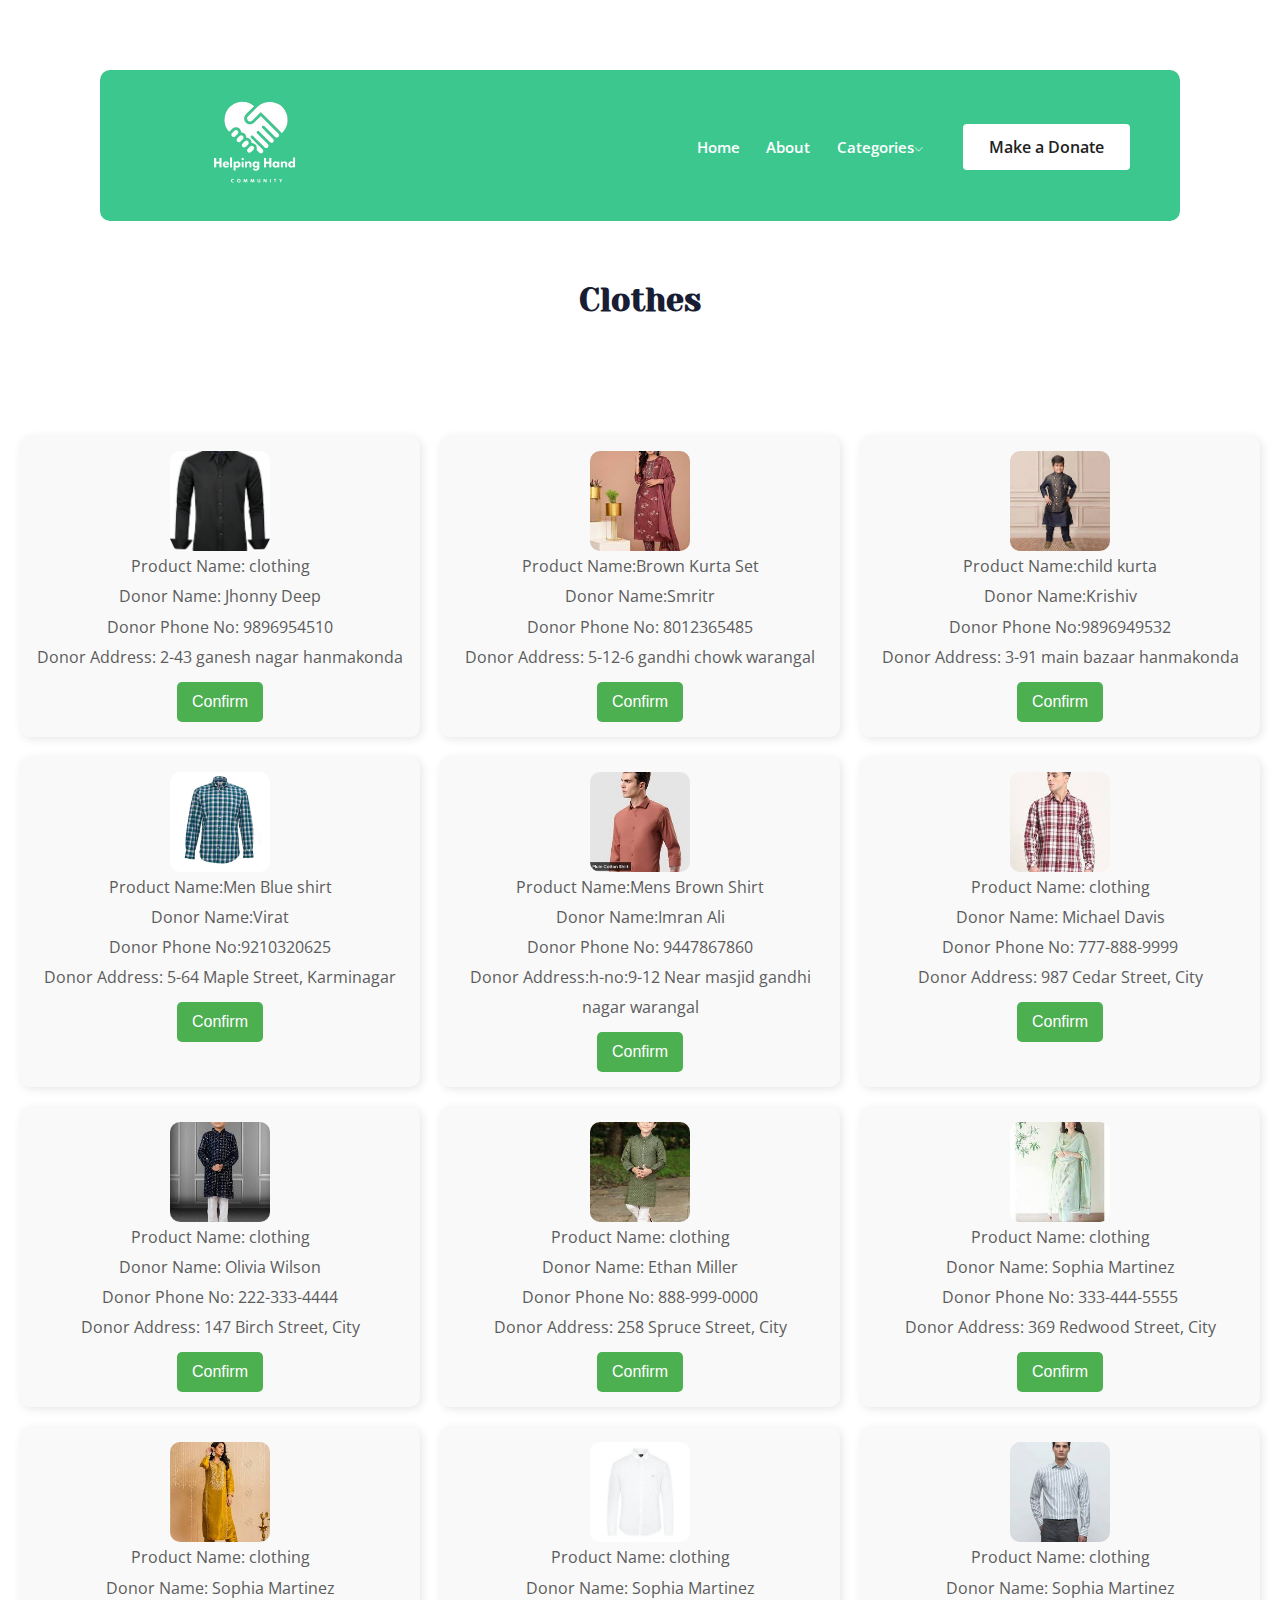
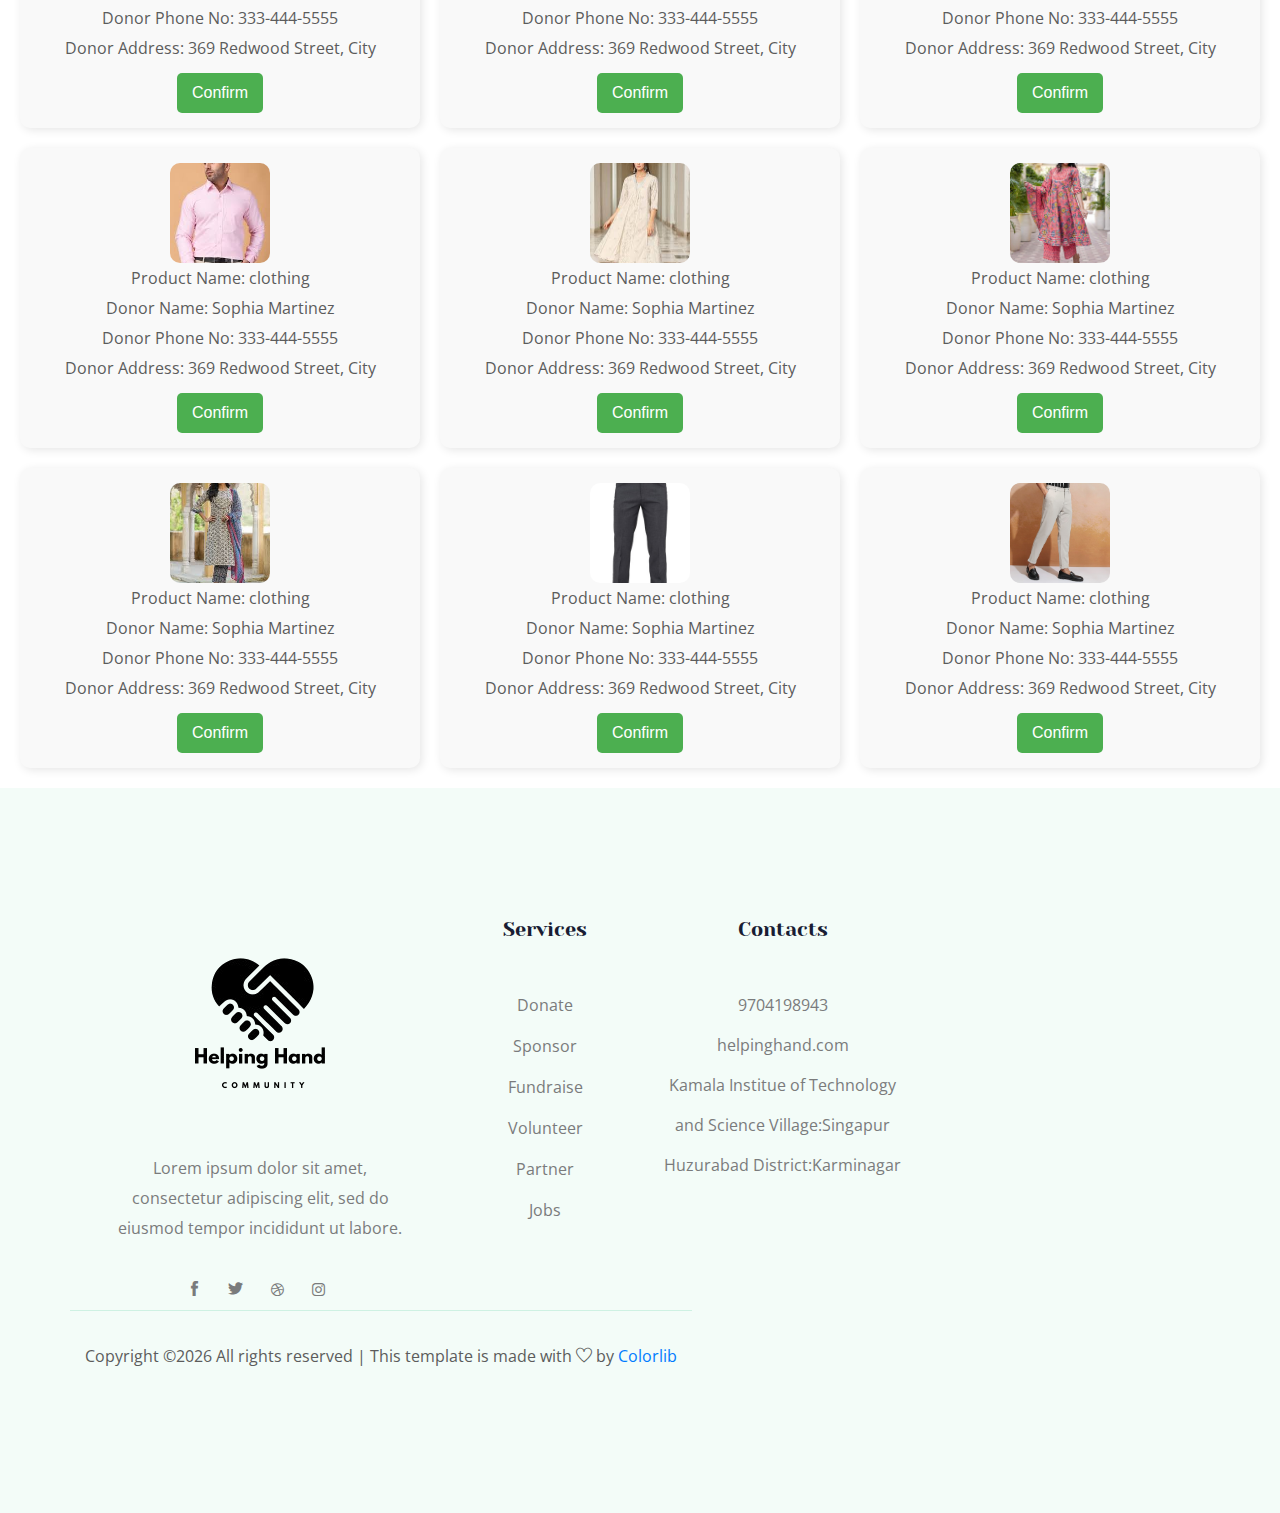
<file: clothes.html>
<!doctype html>
<html class="no-js" lang="zxx">

<head>
    <meta charset="utf-8">
    <meta http-equiv="x-ua-compatible" content="ie=edge">
    <title>HelpingHands</title>
    <meta name="description" content="">
    <meta name="viewport" content="width=device-width, initial-scale=1">

    <!-- <link rel="manifest" href="site.webmanifest"> -->
    <link rel="shortcut icon" type="image/x-icon" href="img/Untitled_design__6_-removebg-preview.png">
    <!-- Place favicon.ico in the root directory -->

    <!-- CSS here -->
    <link rel="stylesheet" href="css/bootstrap.min.css">
    <link rel="stylesheet" href="css/owl.carousel.min.css">
    <link rel="stylesheet" href="css/magnific-popup.css">
    <link rel="stylesheet" href="css/font-awesome.min.css">
    <link rel="stylesheet" href="css/themify-icons.css">
    <link rel="stylesheet" href="css/nice-select.css">
    <link rel="stylesheet" href="css/flaticon.css">
    <link rel="stylesheet" href="css/gijgo.css">
    <link rel="stylesheet" href="css/animate.css">
    <link rel="stylesheet" href="css/slicknav.css">
    <link rel="stylesheet" href="css/style.css">
    <style>
        body {
            font-family: Arial, sans-serif;
            text-align: center;
            margin: 0;
            padding: 0;
        }
        header {
            background-color: #ffffff;
            padding: 20px;
            color: white;
            font-size: 24px;
            display: flex;
            align-items: center;
            justify-content: center;
        }
        header img {
            height: 100px;
            margin-right: 10px;
        }
        .gallery {
            display: grid;
            grid-template-columns: repeat(3, 1fr);
            gap: 20px;
            padding: 20px;
            justify-content: center;
        }
        .gallery .product-box {
            background: #f9f9f9;
            padding: 15px;
            border-radius: 10px;
            box-shadow: 2px 2px 10px rgba(0, 0, 0, 0.1);
            text-align: center;
        }
        .gallery img {
            width: 100px;
            height: 100px;
            object-fit: cover;
            border-radius: 10px;
        }
        .confirm-button {
            margin-top: 10px;
            padding: 8px 15px;
            background-color: #4CAF50;
            color: white;
            border: none;
            border-radius: 5px;
            cursor: pointer;
        }
    </style>
    <!-- <link rel="stylesheet" href="css/responsive.css"> -->
</head>

<body>
    <!--[if lte IE 9]>
            <p class="browserupgrade">You are using an <strong>outdated</strong> browser. Please <a href="https://browsehappy.com/">upgrade your browser</a> to improve your experience and security.</p>
        <![endif]-->

      
    <!-- header-start -->
    <header>
        <div class="header-area ">
           

            <div id="sticky-header" class="main-header-area">
                <div class="container-fluid">
                    <div class="row align-items-center">
                        <div class="col-xl-3 col-lg-3">
                            <div class="logo">
                                <a href="index.html">
                                    <img src="img/Untitled_design__5_-removebg-preview.png" alt="">
                                </a>
                            </div>
                        </div>
                        <div class="col-xl-9 col-lg-9">
                            <div class="main-menu">
                                <nav>
                                    <ul id="navigation">
                                        <li><a href="home.html">home</a></li>
                                        <li><a href="About.html">About</a></li>
                                        <li><a href="#">Categories<i class="ti-angle-down"></i></a>
                                            <ul class="submenu">
                                                <li><a href="blooddonation.html">BloodDonation</a></li>
                                                <li><a href="clothes.html">Clothes</a></li>
                                                <li><a href="food.html">Food</a></li>
                                                <li><a href="toys.html">toys</a></li>
                                            </ul>
                                        </li>

                                        
                                    </ul>
                                </nav>
                                <div class="Appointment">
                                    <div class="book_btn d-none d-lg-block">
                                        <a  href="makeadonate.html" class="donate-button">Make a Donate</a>
                                    </div>
                                </div>
                            </div>
                        </div>
                        <div class="col-12">
                            <div class="mobile_menu d-block d-lg-none"></div>
                        </div>
                    </div>
                </div>
            </div>
        </div>
    </header>
</header>
    </div>
    <br><br><br><br><br><br><br><br>

    <h2 style="text-align: center; font-size: 32px; font-weight: bold;">Clothes</h2>
    <br><br>

    <div class="gallery">

</div>
    

    <div class="gallery">
        <div class="product-box">
            <img src="img/clothes/black shirt.jpeg" alt="">
            <p>Product Name: clothing</p>
            <p>Donor Name: Jhonny Deep</p>
            <p>Donor Phone No: 9896954510</p>
            <p>Donor Address: 2-43 ganesh nagar hanmakonda</p>
            <button class="confirm-button">Confirm</button>
        </div>
        <div class="product-box">
            <img src="img/clothes/brown kurta.jpeg" alt="">
            <p>Product Name:Brown Kurta Set</p>
            <p>Donor Name:Smritr</p>
            <p>Donor Phone No: 8012365485</p>
            <p>Donor Address: 5-12-6 gandhi chowk warangal</p>
            <button class="confirm-button">Confirm</button>
        </div>
        <div class="product-box">
            <img src="img/clothes/boy child dress.jpeg" alt="Medical Kits">
            <p>Product Name:child kurta</p>
            <p>Donor Name:Krishiv</p>
            <p>Donor Phone No:9896949532</p>
            <p>Donor Address: 3-91 main bazaar hanmakonda</p>
            <button class="confirm-button">Confirm</button>
        </div>
        <div class="product-box">
            <img src="img/clothes/blue shirt.jpeg" alt="Books & Stationery">
            <p>Product Name:Men Blue shirt</p>
            <p>Donor Name:Virat</p>
            <p>Donor Phone No:9210320625</p>
            <p>Donor Address: 5-64 Maple Street, Karminagar</p>
            <button class="confirm-button">Confirm</button>
        </div>
        <div class="product-box">
            <img src="img/clothes/brown shirt.jpeg" alt="Toys">
            <p>Product Name:Mens Brown Shirt</p>
            <p>Donor Name:Imran Ali</p>
            <p>Donor Phone No: 9447867860</p>
            <p>Donor Address:h-no:9-12 Near masjid gandhi nagar warangal </p>
            <button class="confirm-button">Confirm</button>
        </div>
        <div class="product-box">
            <img src="img/clothes/checks shirt.jpeg" alt="Blankets">
            <p>Product Name: clothing</p>
            <p>Donor Name: Michael Davis</p>
            <p>Donor Phone No: 777-888-9999</p>
            <p>Donor Address: 987 Cedar Street, City</p>
            <button class="confirm-button">Confirm</button>
        </div>
        <div class="product-box">
            <img src="img/clothes/child 2.jpeg" alt="Hygiene Kits">
            <p>Product Name: clothing</p>
            <p>Donor Name: Olivia Wilson</p>
            <p>Donor Phone No: 222-333-4444</p>
            <p>Donor Address: 147 Birch Street, City</p>
            <button class="confirm-button">Confirm</button>
        </div>
        <div class="product-box">
            <img src="img/clothes/child boy kurta.jpeg" alt="School Bags">
            <p>Product Name: clothing</p>
            <p>Donor Name: Ethan Miller</p>
            <p>Donor Phone No: 888-999-0000</p>
            <p>Donor Address: 258 Spruce Street, City</p>
            <button class="confirm-button">Confirm</button>
        </div>
        <div class="product-box">
            <img src="img/clothes/green kurta.jpeg" alt="Footwear">
            <p>Product Name: clothing</p>
            <p>Donor Name: Sophia Martinez</p>
            <p>Donor Phone No: 333-444-5555</p>
            <p>Donor Address: 369 Redwood Street, City</p>
            <button class="confirm-button">Confirm</button>
        </div>
        <div class="product-box">
            <img src="img/clothes/kurta 1.jpeg" alt="Footwear">
            <p>Product Name: clothing</p>
            <p>Donor Name: Sophia Martinez</p>
            <p>Donor Phone No: 333-444-5555</p>
            <p>Donor Address: 369 Redwood Street, City</p>
            <button class="confirm-button">Confirm</button>
        </div>
        <div class="product-box">
            <img src="img/clothes/men shirt white.jpeg" alt="Footwear">
            <p>Product Name: clothing</p>
            <p>Donor Name: Sophia Martinez</p>
            <p>Donor Phone No: 333-444-5555</p>
            <p>Donor Address: 369 Redwood Street, City</p>
            <button class="confirm-button">Confirm</button>
        </div>
        <div class="product-box">
            <img src="img/clothes/men shirt.jpeg" alt="Footwear">
            <p>Product Name: clothing</p>
            <p>Donor Name: Sophia Martinez</p>
            <p>Donor Phone No: 333-444-5555</p>
            <p>Donor Address: 369 Redwood Street, City</p>
            <button class="confirm-button">Confirm</button>
        </div>
        <div class="product-box">
            <img src="img/clothes/pink shirt.jpeg" alt="Footwear">
            <p>Product Name: clothing</p>
            <p>Donor Name: Sophia Martinez</p>
            <p>Donor Phone No: 333-444-5555</p>
            <p>Donor Address: 369 Redwood Street, City</p>
            <button class="confirm-button">Confirm</button>
        </div>
        <div class="product-box">
            <img src="img/clothes/1.jpg" alt="Footwear">
            <p>Product Name: clothing</p>
            <p>Donor Name: Sophia Martinez</p>
            <p>Donor Phone No: 333-444-5555</p>
            <p>Donor Address: 369 Redwood Street, City</p>
            <button class="confirm-button">Confirm</button>
        </div>
        <div class="product-box">
            <img src="img/clothes/2.jpg" alt="Footwear">
            <p>Product Name: clothing</p>
            <p>Donor Name: Sophia Martinez</p>
            <p>Donor Phone No: 333-444-5555</p>
            <p>Donor Address: 369 Redwood Street, City</p>
            <button class="confirm-button">Confirm</button>
        </div>
        <div class="product-box">
            <img src="img/clothes/3.jpg" alt="Footwear">
            <p>Product Name: clothing</p>
            <p>Donor Name: Sophia Martinez</p>
            <p>Donor Phone No: 333-444-5555</p>
            <p>Donor Address: 369 Redwood Street, City</p>
            <button class="confirm-button">Confirm</button>
        </div>
        <div class="product-box">
            <img src="img/clothes/p1.jpg" alt="Footwear">
            <p>Product Name: clothing</p>
            <p>Donor Name: Sophia Martinez</p>
            <p>Donor Phone No: 333-444-5555</p>
            <p>Donor Address: 369 Redwood Street, City</p>
            <button class="confirm-button">Confirm</button>
        </div>
        <div class="product-box">
            <img src="img/clothes/p2.jpg" alt="Footwear">
            <p>Product Name: clothing</p>
            <p>Donor Name: Sophia Martinez</p>
            <p>Donor Phone No: 333-444-5555</p>
            <p>Donor Address: 369 Redwood Street, City</p>
            <button class="confirm-button">Confirm</button>
        </div>
    </div>

     <!-- footer_start  -->
     <footer class="footer">
        <div class="footer_top">
            <div class="container">
                <div class="row">
                    <div class="col-xl-4 col-md-6 col-lg-4 ">
                        <div class="footer_widget">
                            <div class="footer_logo">
                                <a href="#">
                                    <img src="img/Untitled_design__6_-removebg-preview.png" alt="">
                                </a>
                            </div>
                            <p class="address_text">Lorem ipsum dolor sit amet, <br> consectetur adipiscing elit, sed do <br> eiusmod tempor incididunt ut labore.
                            </p>
                            <div class="socail_links">
                                <ul>
                                    <li>
                                        <a href="#">
                                            <i class="ti-facebook"></i>
                                        </a>
                                    </li>
                                    <li>
                                        <a href="#">
                                            <i class="ti-twitter-alt"></i>
                                        </a>
                                    </li>
                                    <li>
                                        <a href="#">
                                            <i class="fa fa-dribbble"></i>
                                        </a>
                                    </li>
                                    <li>
                                        <a href="#">
                                            <i class="fa fa-instagram"></i>
                                        </a>
                                    </li>
                                </ul>
                            </div>

                        </div>
                    </div>
                    <div class="col-xl-2 col-md-6 col-lg-2">
                        <div class="footer_widget">
                            <h3 class="footer_title">
                                Services
                            </h3>
                            <ul class="links">
                                <li><a href="#">Donate</a></li>
                                <li><a href="#">Sponsor</a></li>
                                <li><a href="#">Fundraise</a></li>
                                <li><a href="#">Volunteer</a></li>
                                <li><a href="#">Partner</a></li>
                                <li><a href="#">Jobs</a></li>
                            </ul>
                        </div>
                    </div>
                    <div class="col-xl-3 col-md-6 col-lg-3">
                        <div class="footer_widget">
                            <h3 class="footer_title">
                                Contacts
                            </h3>
                            <div class="contacts">
                                <p>9704198943<br>
                                    helpinghand.com <br>
                                   Kamala Institue of Technology and Science
                                   Village:Singapur
                                   Huzurabad
                                   District:Karminagar
                                </p>
                            </div>
                        </div>
                    </div>
                    
        <div class="copy-right_text">
            <div class="container">
                <div class="row">
                    <div class="bordered_1px "></div>
                    <div class="col-xl-12">
                        <p class="copy_right text-center">
                            <p><!-- Link back to Colorlib can't be removed. Template is licensed under CC BY 3.0. -->
  Copyright &copy;<script>document.write(new Date().getFullYear());</script> All rights reserved | This template is made with <i class="ti-heart" aria-hidden="true"></i> by <a href="https://colorlib.com" target="_blank">Colorlib</a>
  <!-- Link back to Colorlib can't be removed. Template is licensed under CC BY 3.0. --></p>
                        </p>
                    </div>
                </div>
            </div>
        </div>
    </footer>
    <!-- footer_end  -->

    <!-- link that opens popup -->

    <!-- JS here -->
    <script src="js/vendor/modernizr-3.5.0.min.js"></script>
    <script src="js/vendor/jquery-1.12.4.min.js"></script>
    <script src="js/popper.min.js"></script>
    <script src="js/bootstrap.min.js"></script>
    <script src="js/owl.carousel.min.js"></script>
    <script src="js/isotope.pkgd.min.js"></script>
    <script src="js/ajax-form.js"></script>
    <script src="js/waypoints.min.js"></script>
    <script src="js/jquery.counterup.min.js"></script>
    <script src="js/imagesloaded.pkgd.min.js"></script>
    <script src="js/scrollIt.js"></script>
    <script src="js/jquery.scrollUp.min.js"></script>
    <script src="js/wow.min.js"></script>
    <script src="js/nice-select.min.js"></script>
    <script src="js/jquery.slicknav.min.js"></script>
    <script src="js/jquery.magnific-popup.min.js"></script>
    <script src="js/plugins.js"></script>
    <script src="js/gijgo.min.js"></script>
    <!--contact js-->
    <script src="js/contact.js"></script>
    <script src="js/jquery.ajaxchimp.min.js"></script>
    <script src="js/jquery.form.js"></script>
    <script src="js/jquery.validate.min.js"></script>
    <script src="js/mail-script.js"></script>

    <script src="js/main.js"></script>
    <script>
        document.addEventListener("DOMContentLoaded", function () {
            let buttons = document.querySelectorAll(".confirm-button");
    
            buttons.forEach(button => {
                button.addEventListener("click", function () {
                    this.style.display = "none"; // Hide the button
                    let confirmedText = document.createElement("p");
                    confirmedText.textContent = "Confirmed";
                    confirmedText.style.color = "green"; // Optional: Change text color
                    confirmedText.style.fontWeight = "bold";
                    this.parentElement.appendChild(confirmedText); // Add the text after the button
                });
            });
        });
    </script>
    
    

</body>

</html>
</file>
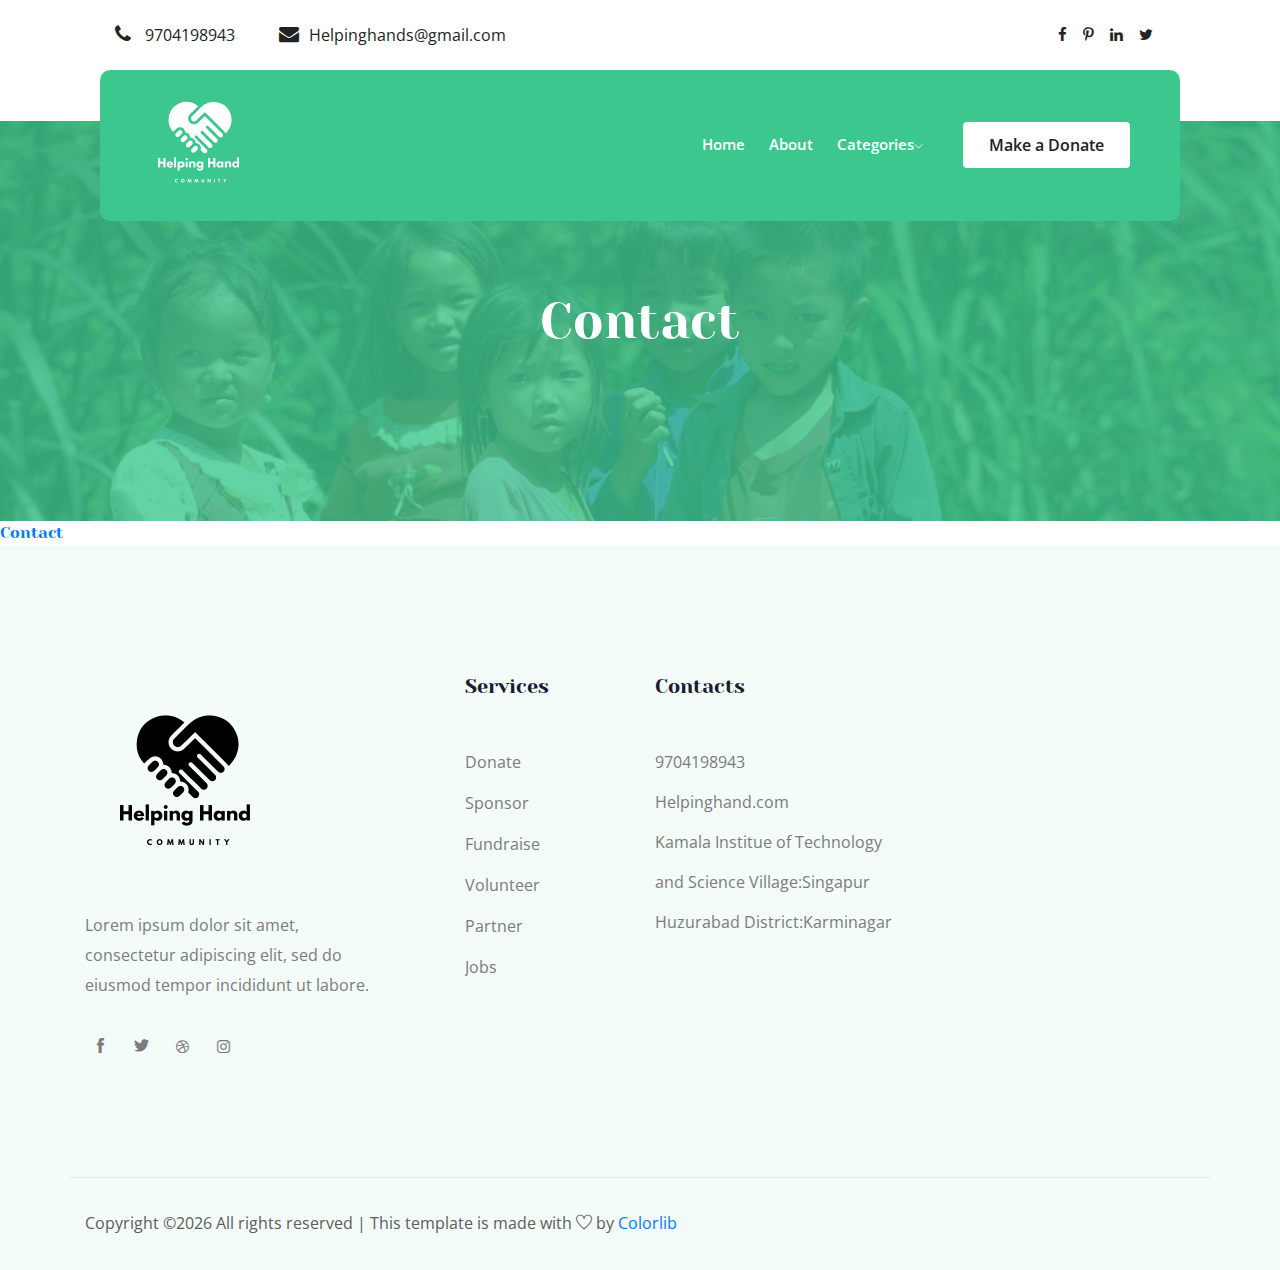
<file: contact.html>
<!doctype html>
<html class="no-js" lang="zxx">

<head>
    <meta charset="utf-8">
    <meta http-equiv="x-ua-compatible" content="ie=edge">
    <title>HelpingHands</title>
    <meta name="description" content="">
    <meta name="viewport" content="width=device-width, initial-scale=1">

    <!-- <link rel="manifest" href="site.webmanifest"> -->
    <link rel="shortcut icon" type="image/x-icon" href="img/favicon.png">
    <!-- Place favicon.ico in the root directory -->

    <!-- CSS here -->
    <link rel="stylesheet" href="css/bootstrap.min.css">
    <link rel="stylesheet" href="css/owl.carousel.min.css">
    <link rel="stylesheet" href="css/magnific-popup.css">
    <link rel="stylesheet" href="css/font-awesome.min.css">
    <link rel="stylesheet" href="css/themify-icons.css">
    <link rel="stylesheet" href="css/nice-select.css">
    <link rel="stylesheet" href="css/flaticon.css">
    <link rel="stylesheet" href="css/gijgo.css">
    <link rel="stylesheet" href="css/animate.css">
    <link rel="stylesheet" href="css/slicknav.css">
    <link rel="stylesheet" href="css/style.css">
    <!-- <link rel="stylesheet" href="css/responsive.css"> -->
</head>

<body>
    <!--[if lte IE 9]>
            <p class="browserupgrade">You are using an <strong>outdated</strong> browser. Please <a href="https://browsehappy.com/">upgrade your browser</a> to improve your experience and security.</p>
        <![endif]-->

      
    <!-- header-start -->
    <header>
        <div class="header-area ">
            <div class="header-top_area">
                <div class="container-fluid">
                    <div class="row">
                        <div class="col-xl-6 col-md-12 col-lg-8">
                            <div class="short_contact_list">
                                <ul>
                                    <li><a href="#"> <i class="fa fa-phone"></i> 9704198943</a></li>
                                    <li><a href="#"> <i class="fa fa-envelope"></i>Helpinghands@gmail.com</a></li>
                                </ul>
                            </div>
                        </div>
                        <div class="col-xl-6 col-md-6 col-lg-4">
                            <div class="social_media_links d-none d-lg-block">
                                <a href="#">
                                    <i class="fa fa-facebook"></i>
                                </a>
                                <a href="#">
                                    <i class="fa fa-pinterest-p"></i>
                                </a>
                                <a href="#">
                                    <i class="fa fa-linkedin"></i>
                                </a>
                                <a href="#">
                                    <i class="fa fa-twitter"></i>
                                </a>
                            </div>
                        </div>
                    </div>
                </div>
            </div>
            <div id="sticky-header" class="main-header-area">
                <div class="container-fluid">
                    <div class="row align-items-center">
                        <div class="col-xl-3 col-lg-3">
                            <div class="logo">
                                <a href="index.html">
                                    <img src="img/Untitled_design__5_-removebg-preview.png" alt="">
                                </a>
                            </div>
                        </div>
                        <div class="col-xl-9 col-lg-9">
                            <div class="main-menu">
                                <nav>
                                    <ul id="navigation">
                                        <li><a href="home.html">home</a></li>
                                        <li><a href="About.html">About</a></li>
                                        <li><a href="#">Categories<i class="ti-angle-down"></i></a>
                                            <ul class="submenu">
                                                <li><a href="BloodDoantion.html">BloodDonation</a></li>
                                                <li><a href="Cloths.html">Clothes</a></li>
                                                <li><a href="Food.html">Food</a></li>
                                                <li><a href="toys.html">toys</a></li>
                                            </ul>
                                        </li>

                                       
                                    </ul>
                                </nav>
                                <div class="Appointment">
                                    <div class="book_btn d-none d-lg-block">
                                        <a data-scroll-nav='1' href="#">Make a Donate</a>
                                    </div>
                                </div>
                            </div>
                        </div>
                        <div class="col-12">
                            <div class="mobile_menu d-block d-lg-none"></div>
                        </div>
                    </div>
                </div>
            </div>
        </div>
    </header>
    <!-- header-end -->

    <!-- bradcam_area_start  -->
    <div class="bradcam_area breadcam_bg overlay d-flex align-items-center justify-content-center">
        <div class="container">
            <div class="row">
                <div class="col-xl-12">
                    <div class="bradcam_text text-center">
                        <h3>Contact</h3>
                    </div>
                </div>
            </div>
        </div>
    </div>
    <!-- bradcam_area_end  -->

    <li><a href="contact.html">Contact</a></li>

    <!-- footer_start  -->
    <footer class="footer">
        <div class="footer_top">
            <div class="container">
                <div class="row">
                    <div class="col-xl-4 col-md-6 col-lg-4 ">
                        <div class="footer_widget">
                            <div class="footer_logo">
                                <a href="#">
                                    <img src="img/Untitled_design__6_-removebg-preview.png" alt="">
                                </a>
                            </div>
                            <p class="address_text">Lorem ipsum dolor sit amet, <br> consectetur adipiscing elit, sed do <br> eiusmod tempor incididunt ut labore.
                            </p>
                            <div class="socail_links">
                                <ul>
                                    <li>
                                        <a href="#">
                                            <i class="ti-facebook"></i>
                                        </a>
                                    </li>
                                    <li>
                                        <a href="#">
                                            <i class="ti-twitter-alt"></i>
                                        </a>
                                    </li>
                                    <li>
                                        <a href="#">
                                            <i class="fa fa-dribbble"></i>
                                        </a>
                                    </li>
                                    <li>
                                        <a href="#">
                                            <i class="fa fa-instagram"></i>
                                        </a>
                                    </li>
                                </ul>
                            </div>

                        </div>
                    </div>
                    <div class="col-xl-2 col-md-6 col-lg-2">
                        <div class="footer_widget">
                            <h3 class="footer_title">
                                Services
                            </h3>
                            <ul class="links">
                                <li><a href="#">Donate</a></li>
                                <li><a href="#">Sponsor</a></li>
                                <li><a href="#">Fundraise</a></li>
                                <li><a href="#">Volunteer</a></li>
                                <li><a href="#">Partner</a></li>
                                <li><a href="#">Jobs</a></li>
                            </ul>
                        </div>
                    </div>
                    <div class="col-xl-3 col-md-6 col-lg-3">
                        <div class="footer_widget">
                            <h3 class="footer_title">
                                Contacts
                            </h3>
                            <div class="contacts">
                                <p>9704198943 <br>
                                    Helpinghand.com <br>
                                    Kamala Institue of Technology and Science
                                   Village:Singapur
                                   Huzurabad
                                   District:Karminagar
                                </p>
                            </div>
                        </div>
                    </div>
                   
                </div>
            </div>
        </div>
        <div class="copy-right_text">
            <div class="container">
                <div class="row">
                    <div class="bordered_1px "></div>
                    <div class="col-xl-12">
                        <p class="copy_right text-center">
                            <p><!-- Link back to Colorlib can't be removed. Template is licensed under CC BY 3.0. -->
  Copyright &copy;<script>document.write(new Date().getFullYear());</script> All rights reserved | This template is made with <i class="ti-heart" aria-hidden="true"></i> by <a href="https://colorlib.com" target="_blank">Colorlib</a>
  <!-- Link back to Colorlib can't be removed. Template is licensed under CC BY 3.0. --></p>
                        </p>
                    </div>
                </div>
            </div>
        </div>
    </footer>
    <!-- footer_end  -->
    
        <!-- JS here -->
        <script src="js/vendor/modernizr-3.5.0.min.js"></script>
        <script src="js/vendor/jquery-1.12.4.min.js"></script>
        <script src="js/popper.min.js"></script>
        <script src="js/bootstrap.min.js"></script>
        <script src="js/owl.carousel.min.js"></script>
        <script src="js/isotope.pkgd.min.js"></script>
        <script src="js/ajax-form.js"></script>
        <script src="js/waypoints.min.js"></script>
        <script src="js/jquery.counterup.min.js"></script>
        <script src="js/imagesloaded.pkgd.min.js"></script>
        <script src="js/scrollIt.js"></script>
        <script src="js/jquery.scrollUp.min.js"></script>
        <script src="js/wow.min.js"></script>
        <script src="js/nice-select.min.js"></script>
        <script src="js/jquery.slicknav.min.js"></script>
        <script src="js/jquery.magnific-popup.min.js"></script>
        <script src="js/plugins.js"></script>
        <script src="js/gijgo.min.js"></script>
    
        <!--contact js-->
        <script src="js/contact.js"></script>
        <script src="js/jquery.ajaxchimp.min.js"></script>
        <script src="js/jquery.form.js"></script>
        <script src="js/jquery.validate.min.js"></script>
        <script src="js/mail-script.js"></script>
    
        <script src="js/main.js"></script>
        <script>
            $('#datepicker').datepicker({
                iconsLibrary: 'fontawesome',
                icons: {
                 rightIcon: '<span class="fa fa-caret-down"></span>'
             }
            });
            $('#datepicker2').datepicker({
                iconsLibrary: 'fontawesome',
                icons: {
                 rightIcon: '<span class="fa fa-caret-down"></span>'
             }
    
            });
        </script>
    </body>
    
    </html>
</file>
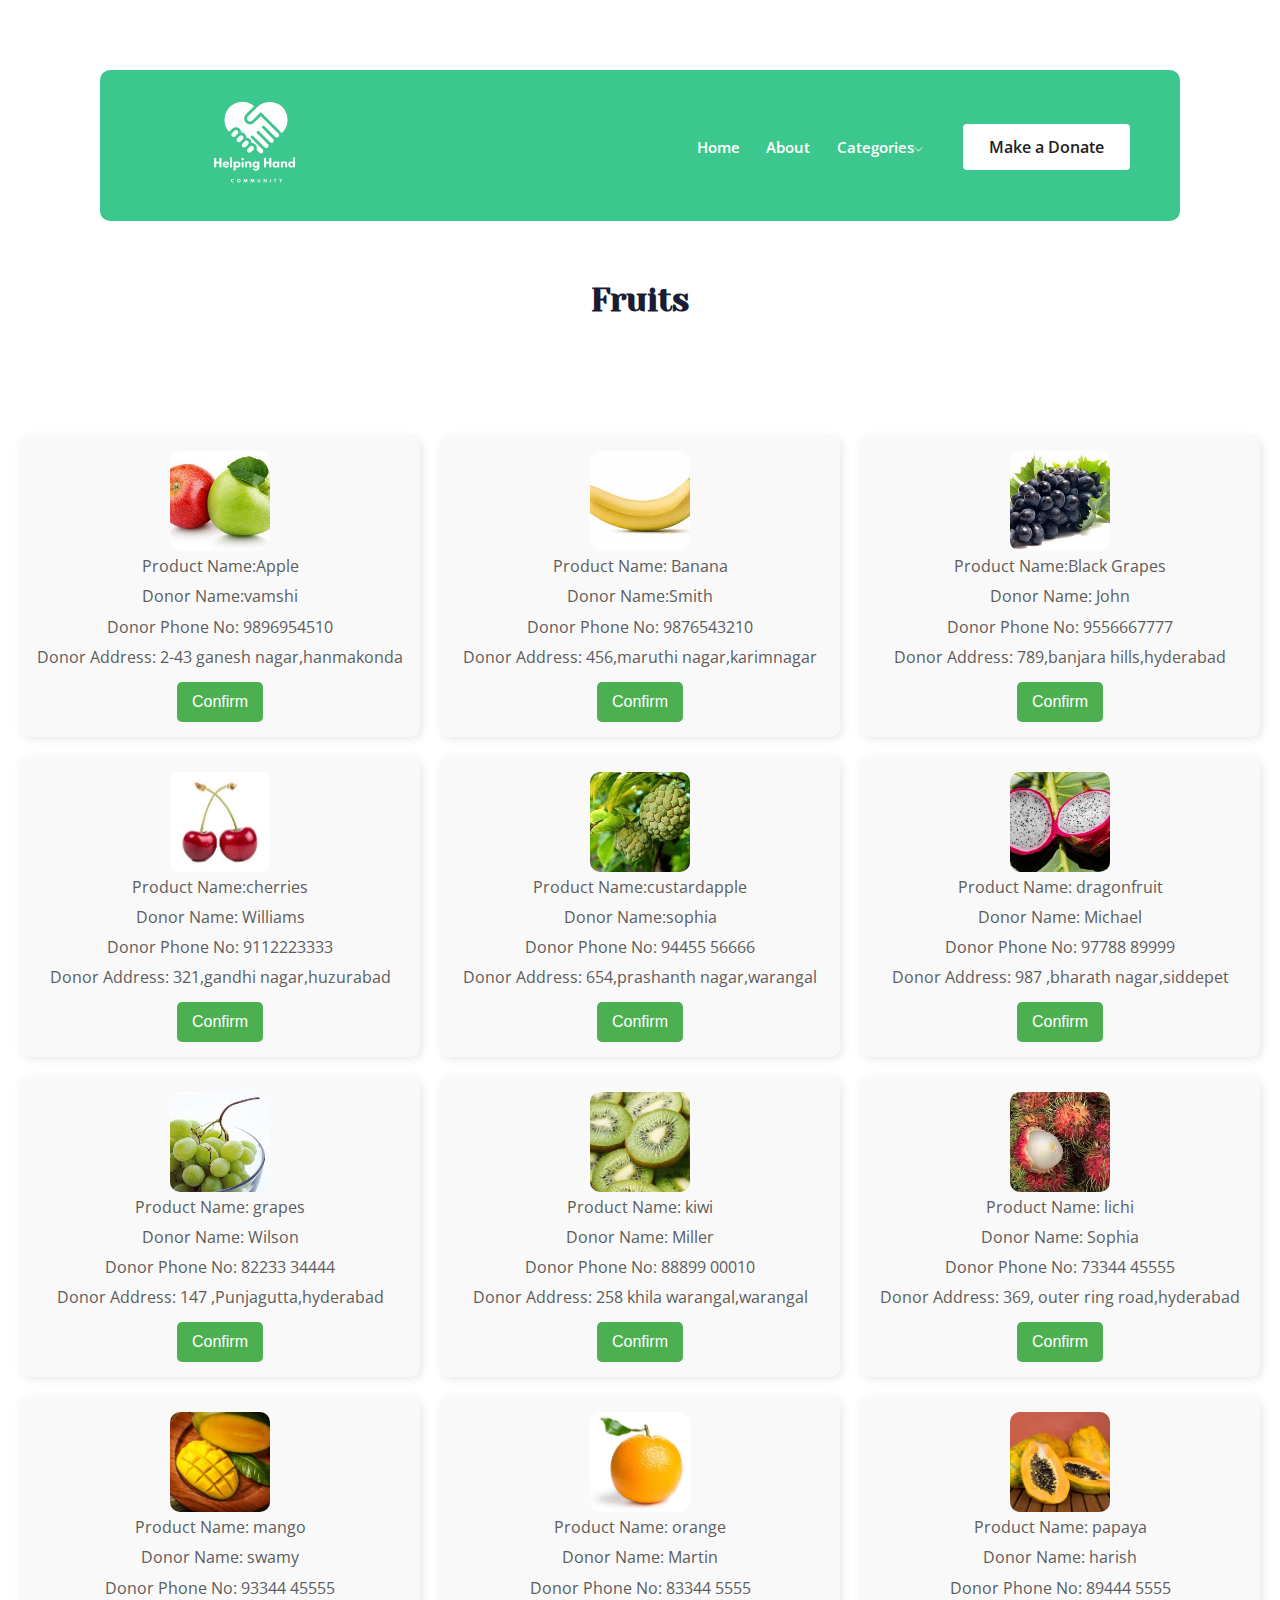
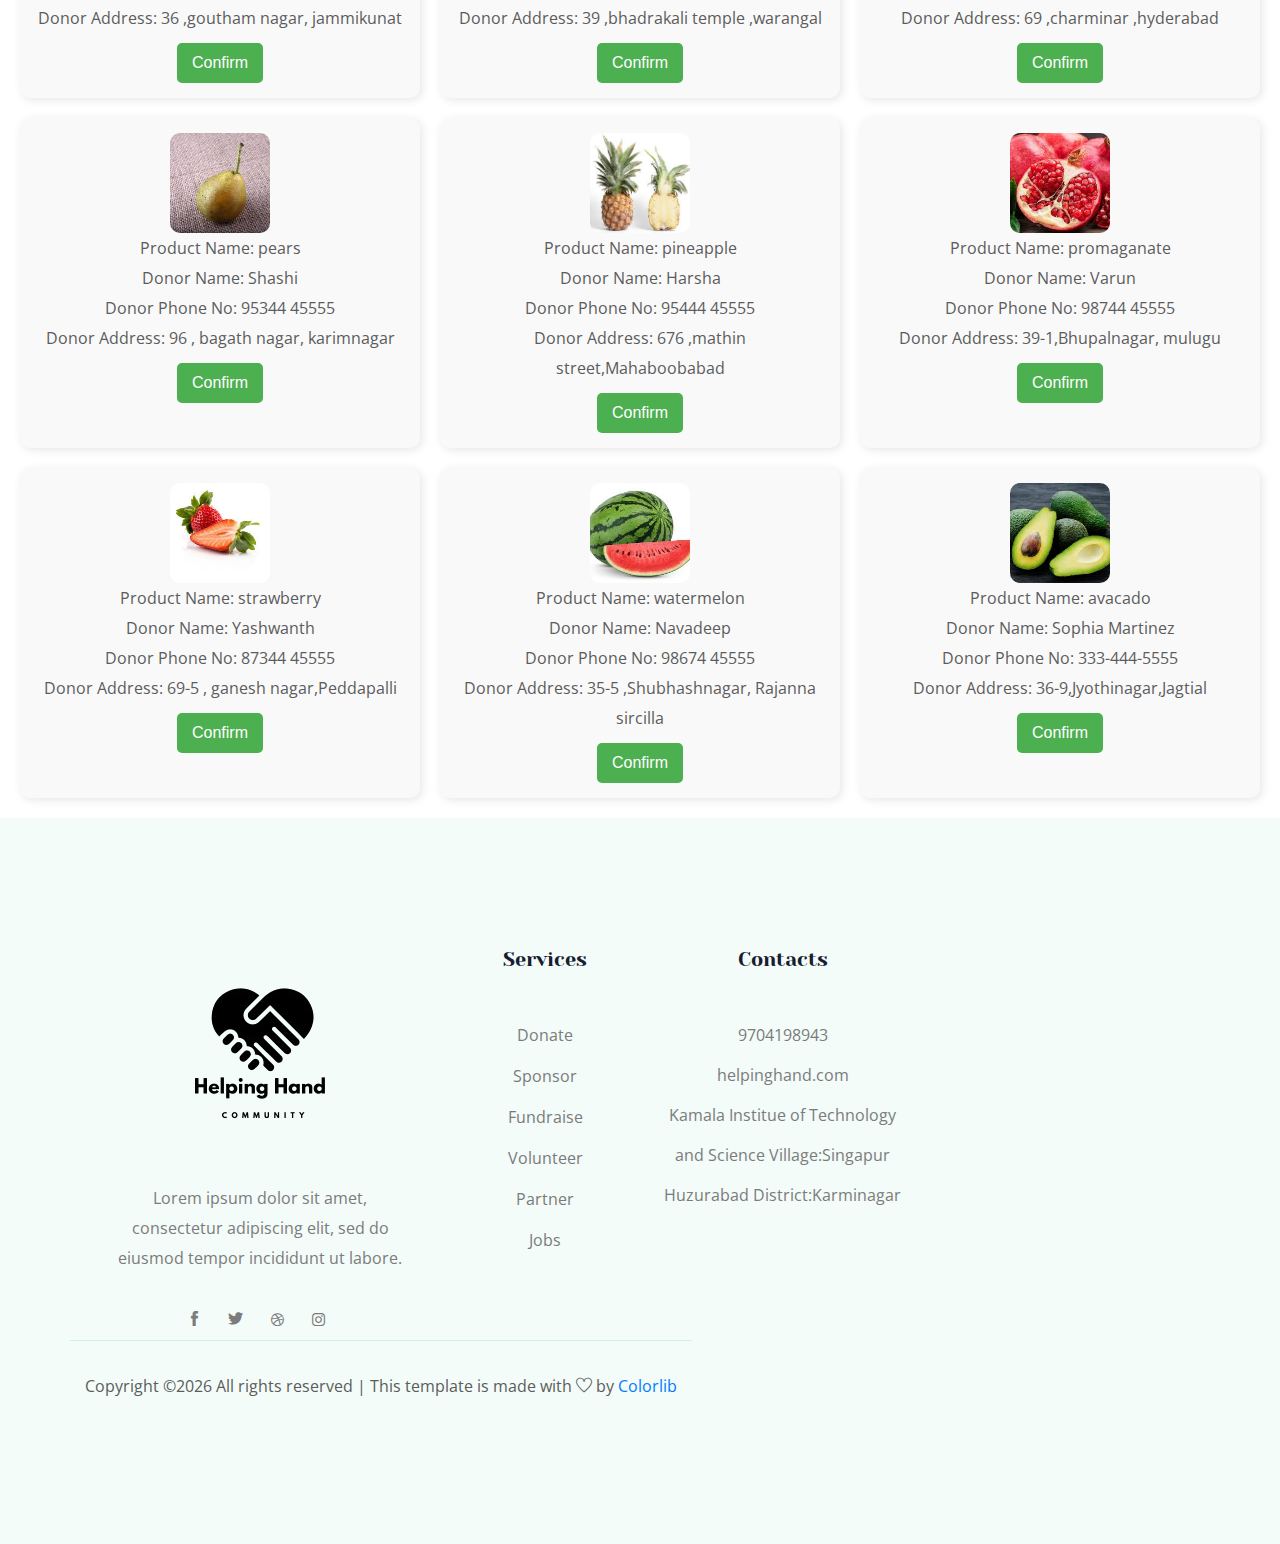
<file: food.html>
<!doctype html>
<html class="no-js" lang="zxx">

<head>
    <meta charset="utf-8">
    <meta http-equiv="x-ua-compatible" content="ie=edge">
    <title>HelpingHands</title>
    <meta name="description" content="">
    <meta name="viewport" content="width=device-width, initial-scale=1">

    <!-- <link rel="manifest" href="site.webmanifest"> -->
    <link rel="shortcut icon" type="image/x-icon" href="img/Untitled_design__6_-removebg-preview.png">
    <!-- Place favicon.ico in the root directory -->

    <!-- CSS here -->
    <link rel="stylesheet" href="css/bootstrap.min.css">
    <link rel="stylesheet" href="css/owl.carousel.min.css">
    <link rel="stylesheet" href="css/magnific-popup.css">
    <link rel="stylesheet" href="css/font-awesome.min.css">
    <link rel="stylesheet" href="css/themify-icons.css">
    <link rel="stylesheet" href="css/nice-select.css">
    <link rel="stylesheet" href="css/flaticon.css">
    <link rel="stylesheet" href="css/gijgo.css">
    <link rel="stylesheet" href="css/animate.css">
    <link rel="stylesheet" href="css/slicknav.css">
    <link rel="stylesheet" href="css/style.css">
    <style>
        body {
            font-family: Arial, sans-serif;
            text-align: center;
            margin: 0;
            padding: 0;
        }
        header {
            background-color: #ffffff;
            padding: 20px;
            color: white;
            font-size: 24px;
            display: flex;
            align-items: center;
            justify-content: center;
        }
        header img {
            height: 100px;
            margin-right: 10px;
        }
        .gallery {
            display: grid;
            grid-template-columns: repeat(3, 1fr);
            gap: 20px;
            padding: 20px;
            justify-content: center;
        }
        .gallery .product-box {
            background: #f9f9f9;
            padding: 15px;
            border-radius: 10px;
            box-shadow: 2px 2px 10px rgba(0, 0, 0, 0.1);
            text-align: center;
        }
        .gallery img {
            width: 100px;
            height: 100px;
            object-fit: cover;
            border-radius: 10px;
        }
        .confirm-button {
            margin-top: 10px;
            padding: 8px 15px;
            background-color: #4CAF50;
            color: white;
            border: none;
            border-radius: 5px;
            cursor: pointer;
        }
    </style>
    <!-- <link rel="stylesheet" href="css/responsive.css"> -->
</head>

<body>
    <!--[if lte IE 9]>
            <p class="browserupgrade">You are using an <strong>outdated</strong> browser. Please <a href="https://browsehappy.com/">upgrade your browser</a> to improve your experience and security.</p>
        <![endif]-->

      
    <!-- header-start -->
    <header>
        <div class="header-area ">
           

            <div id="sticky-header" class="main-header-area">
                <div class="container-fluid">
                    <div class="row align-items-center">
                        <div class="col-xl-3 col-lg-3">
                            <div class="logo">
                                <a href="index.html">
                                    <img src="img/Untitled_design__5_-removebg-preview.png" alt="">
                                </a>
                            </div>
                        </div>
                        <div class="col-xl-9 col-lg-9">
                            <div class="main-menu">
                                <nav>
                                    <ul id="navigation">
                                        <li><a href="home.html">home</a></li>
                                        <li><a href="About.html">About</a></li>
                                        <li><a href="#">Categories<i class="ti-angle-down"></i></a>
                                            <ul class="submenu">
                                                <li><a href="blooddonation.html">BloodDonation</a></li>
                                                <li><a href="clothes.html">Clothes</a></li>
                                                <li><a href="food.html">Food</a></li>
                                                <li><a href="toys.html">toys</a></li>
                                            </ul>
                                        </li>

                                        
                                    </ul>
                                </nav>
                                <div class="Appointment">
                                    <div class="book_btn d-none d-lg-block">
                                        <a  href="makeadonate.html" class="donate-button">Make a Donate</a>
                                    </div>
                                </div>
                            </div>
                        </div>
                        <div class="col-12">
                            <div class="mobile_menu d-block d-lg-none"></div>
                        </div>
                    </div>
                </div>
            </div>
        </div>
    </header>
</header>
</div>
<br><br><br><br><br><br><br><br>

<h2 style="text-align: center; font-size: 32px; font-weight: bold;">Fruits</h2>
<br><br>

<div class="gallery">

</div>


    <div class="gallery">
        <div class="product-box">
            <img src="img/food/apple.jpeg" alt="">
            <p>Product Name:Apple</p>
            <p>Donor Name:vamshi</p>
            <p>Donor Phone No: 9896954510</p>
            <p>Donor Address: 2-43 ganesh nagar,hanmakonda</p>
            <button class="confirm-button">Confirm</button>
        </div>
        <div class="product-box">
            <img src="img/food/banana.jpeg" alt="Clothing">
            <p>Product Name: Banana</p>
            <p>Donor Name:Smith</p>
            <p>Donor Phone No: 9876543210</p>
            <p>Donor Address: 456,maruthi nagar,karimnagar</p>
            <button class="confirm-button">Confirm</button>
        </div>
        <div class="product-box">
            <img src="img/food/grapes.jpeg" alt="Medical Kits">
            <p>Product Name:Black Grapes</p>
            <p>Donor Name: John</p>
            <p>Donor Phone No: 9556667777</p>
            <p>Donor Address: 789,banjara hills,hyderabad</p>
            <button class="confirm-button">Confirm</button>
        </div>
        <div class="product-box">
            <img src="img/food/cherrys.jpeg" alt="Books & Stationery">
            <p>Product Name:cherries</p>
            <p>Donor Name: Williams</p>
            <p>Donor Phone No: 9112223333</p>
            <p>Donor Address: 321,gandhi nagar,huzurabad</p>
            <button class="confirm-button">Confirm</button>
        </div>
        <div class="product-box">
            <img src="img/food/custard aapple.jpeg" alt="Toys">
            <p>Product Name:custardapple</p>
            <p>Donor Name:sophia</p>
            <p>Donor Phone No: 94455 56666</p>
            <p>Donor Address: 654,prashanth nagar,warangal</p>
            <button class="confirm-button">Confirm</button>
        </div>
        <div class="product-box">
            <img src="img/food/dragon fruit.jpeg" alt="Blankets">
            <p>Product Name: dragonfruit</p>
            <p>Donor Name: Michael</p>
            <p>Donor Phone No: 97788 89999</p>
            <p>Donor Address: 987 ,bharath nagar,siddepet</p>
            <button class="confirm-button">Confirm</button>
        </div>
        <div class="product-box">
            <img src="img/food/grapes green.jpeg" alt="Hygiene Kits">
            <p>Product Name: grapes</p>
            <p>Donor Name: Wilson</p>
            <p>Donor Phone No: 82233 34444</p>
            <p>Donor Address: 147 ,Punjagutta,hyderabad </p>
            <button class="confirm-button">Confirm</button>
        </div>
        <div class="product-box">
            <img src="img/food/kiwi.jpeg" alt="School Bags">
            <p>Product Name: kiwi</p>
            <p>Donor Name: Miller</p>
            <p>Donor Phone No: 88899 00010</p>
            <p>Donor Address: 258 khila warangal,warangal </p>
            <button class="confirm-button">Confirm</button>
        </div>
        <div class="product-box">
            <img src="img/food/lichi.jpeg" alt="Footwear">
            <p>Product Name: lichi</p>
            <p>Donor Name: Sophia</p>
            <p>Donor Phone No: 73344 45555</p>
            <p>Donor Address: 369, outer ring road,hyderabad</p>
            <button class="confirm-button">Confirm</button>
        </div>
        <div class="product-box">
            <img src="img/food/mango.jpeg" alt="Footwear">
            <p>Product Name: mango</p>
            <p>Donor Name: swamy</p>
            <p>Donor Phone No: 93344 45555</p>
            <p>Donor Address: 36 ,goutham nagar, jammikunat</p>
            <button class="confirm-button">Confirm</button>
        </div>
        <div class="product-box">
            <img src="img/food/orange.jpeg" alt="Footwear">
            <p>Product Name: orange</p>
            <p>Donor Name: Martin</p>
            <p>Donor Phone No: 83344 5555</p>
            <p>Donor Address: 39 ,bhadrakali temple ,warangal </p>
            <button class="confirm-button">Confirm</button>
        </div>
        <div class="product-box">
            <img src="img/food/papaya.jpeg" alt="Footwear">
            <p>Product Name: papaya</p>
            <p>Donor Name: harish</p>
            <p>Donor Phone No: 89444 5555</p>
            <p>Donor Address: 69 ,charminar ,hyderabad </p>
            <button class="confirm-button">Confirm</button>
        </div>
        <div class="product-box">
            <img src="img/food/pear.jpeg" alt="Footwear">
            <p>Product Name: pears</p>
            <p>Donor Name: Shashi</p>
            <p>Donor Phone No: 95344 45555</p>
            <p>Donor Address: 96 , bagath nagar, karimnagar</p>
            <button class="confirm-button">Confirm</button>
        </div>
        <div class="product-box">
            <img src="img/food/pineapple.jpeg" alt="Footwear">
            <p>Product Name: pineapple</p>
            <p>Donor Name: Harsha</p>
            <p>Donor Phone No: 95444 45555</p>
            <p>Donor Address: 676 ,mathin street,Mahaboobabad  </p>
            <button class="confirm-button">Confirm</button>
        </div>
        <div class="product-box">
            <img src="img/food/pomagrante.jpeg" alt="Footwear">
            <p>Product Name: promaganate</p>
            <p>Donor Name: Varun</p>
            <p>Donor Phone No: 98744 45555</p>
            <p>Donor Address: 39-1,Bhupalnagar, mulugu</p>
            <button class="confirm-button">Confirm</button>
        </div>
        <div class="product-box">
            <img src="img/food/stawberry.jpeg" alt="Footwear">
            <p>Product Name: strawberry</p>
            <p>Donor Name: Yashwanth</p>
            <p>Donor Phone No: 87344 45555</p>
            <p>Donor Address: 69-5 , ganesh nagar,Peddapalli</p>
            <button class="confirm-button">Confirm</button>
        </div>
        <div class="product-box">
            <img src="img/food/watermelon.jpeg" alt="Footwear">
            <p>Product Name: watermelon</p>
            <p>Donor Name: Navadeep</p>
            <p>Donor Phone No: 98674 45555</p>
            <p>Donor Address: 35-5 ,Shubhashnagar, Rajanna sircilla</p>
            <button class="confirm-button">Confirm</button>
        </div>
        <div class="product-box">
            <img src="img/food/avacado.jpeg" alt="Footwear">
            <p>Product Name: avacado</p>
            <p>Donor Name: Sophia Martinez</p>
            <p>Donor Phone No: 333-444-5555</p>
            <p>Donor Address: 36-9,Jyothinagar,Jagtial</p>
            <button class="confirm-button">Confirm</button>
        </div>
    </div>

     <!-- footer_start  -->
     <footer class="footer">
        <div class="footer_top">
            <div class="container">
                <div class="row">
                    <div class="col-xl-4 col-md-6 col-lg-4 ">
                        <div class="footer_widget">
                            <div class="footer_logo">
                                <a href="#">
                                    <img src="img/Untitled_design__6_-removebg-preview.png" alt="">
                                </a>
                            </div>
                            <p class="address_text">Lorem ipsum dolor sit amet, <br> consectetur adipiscing elit, sed do <br> eiusmod tempor incididunt ut labore.
                            </p>
                            <div class="socail_links">
                                <ul>
                                    <li>
                                        <a href="#">
                                            <i class="ti-facebook"></i>
                                        </a>
                                    </li>
                                    <li>
                                        <a href="#">
                                            <i class="ti-twitter-alt"></i>
                                        </a>
                                    </li>
                                    <li>
                                        <a href="#">
                                            <i class="fa fa-dribbble"></i>
                                        </a>
                                    </li>
                                    <li>
                                        <a href="#">
                                            <i class="fa fa-instagram"></i>
                                        </a>
                                    </li>
                                </ul>
                            </div>

                        </div>
                    </div>
                    <div class="col-xl-2 col-md-6 col-lg-2">
                        <div class="footer_widget">
                            <h3 class="footer_title">
                                Services
                            </h3>
                            <ul class="links">
                                <li><a href="#">Donate</a></li>
                                <li><a href="#">Sponsor</a></li>
                                <li><a href="#">Fundraise</a></li>
                                <li><a href="#">Volunteer</a></li>
                                <li><a href="#">Partner</a></li>
                                <li><a href="#">Jobs</a></li>
                            </ul>
                        </div>
                    </div>
                    <div class="col-xl-3 col-md-6 col-lg-3">
                        <div class="footer_widget">
                            <h3 class="footer_title">
                                Contacts
                            </h3>
                            <div class="contacts">
                                <p>9704198943<br>
                                    helpinghand.com <br>
                                   Kamala Institue of Technology and Science
                                   Village:Singapur
                                   Huzurabad
                                   District:Karminagar
                                </p>
                            </div>
                        </div>
                    </div>
                    
        <div class="copy-right_text">
            <div class="container">
                <div class="row">
                    <div class="bordered_1px "></div>
                    <div class="col-xl-12">
                        <p class="copy_right text-center">
                            <p><!-- Link back to Colorlib can't be removed. Template is licensed under CC BY 3.0. -->
  Copyright &copy;<script>document.write(new Date().getFullYear());</script> All rights reserved | This template is made with <i class="ti-heart" aria-hidden="true"></i> by <a href="https://colorlib.com" target="_blank">Colorlib</a>
  <!-- Link back to Colorlib can't be removed. Template is licensed under CC BY 3.0. --></p>
                        </p>
                    </div>
                </div>
            </div>
        </div>
    </footer>
    <!-- footer_end  -->

    <!-- link that opens popup -->

    <!-- JS here -->
    <script src="js/vendor/modernizr-3.5.0.min.js"></script>
    <script src="js/vendor/jquery-1.12.4.min.js"></script>
    <script src="js/popper.min.js"></script>
    <script src="js/bootstrap.min.js"></script>
    <script src="js/owl.carousel.min.js"></script>
    <script src="js/isotope.pkgd.min.js"></script>
    <script src="js/ajax-form.js"></script>
    <script src="js/waypoints.min.js"></script>
    <script src="js/jquery.counterup.min.js"></script>
    <script src="js/imagesloaded.pkgd.min.js"></script>
    <script src="js/scrollIt.js"></script>
    <script src="js/jquery.scrollUp.min.js"></script>
    <script src="js/wow.min.js"></script>
    <script src="js/nice-select.min.js"></script>
    <script src="js/jquery.slicknav.min.js"></script>
    <script src="js/jquery.magnific-popup.min.js"></script>
    <script src="js/plugins.js"></script>
    <script src="js/gijgo.min.js"></script>
    <!--contact js-->
    <script src="js/contact.js"></script>
    <script src="js/jquery.ajaxchimp.min.js"></script>
    <script src="js/jquery.form.js"></script>
    <script src="js/jquery.validate.min.js"></script>
    <script src="js/mail-script.js"></script>

    <script src="js/main.js"></script>
    <script>
        document.addEventListener("DOMContentLoaded", function () {
            let buttons = document.querySelectorAll(".confirm-button");
    
            buttons.forEach(button => {
                button.addEventListener("click", function () {
                    this.style.display = "none"; // Hide the button
                    let confirmedText = document.createElement("p");
                    confirmedText.textContent = "Confirmed";
                    confirmedText.style.color = "green"; // Optional: Change text color
                    confirmedText.style.fontWeight = "bold";
                    this.parentElement.appendChild(confirmedText); // Add the text after the button
                });
            });
        });
    </script>
    
    

</body>

</html>
</file>
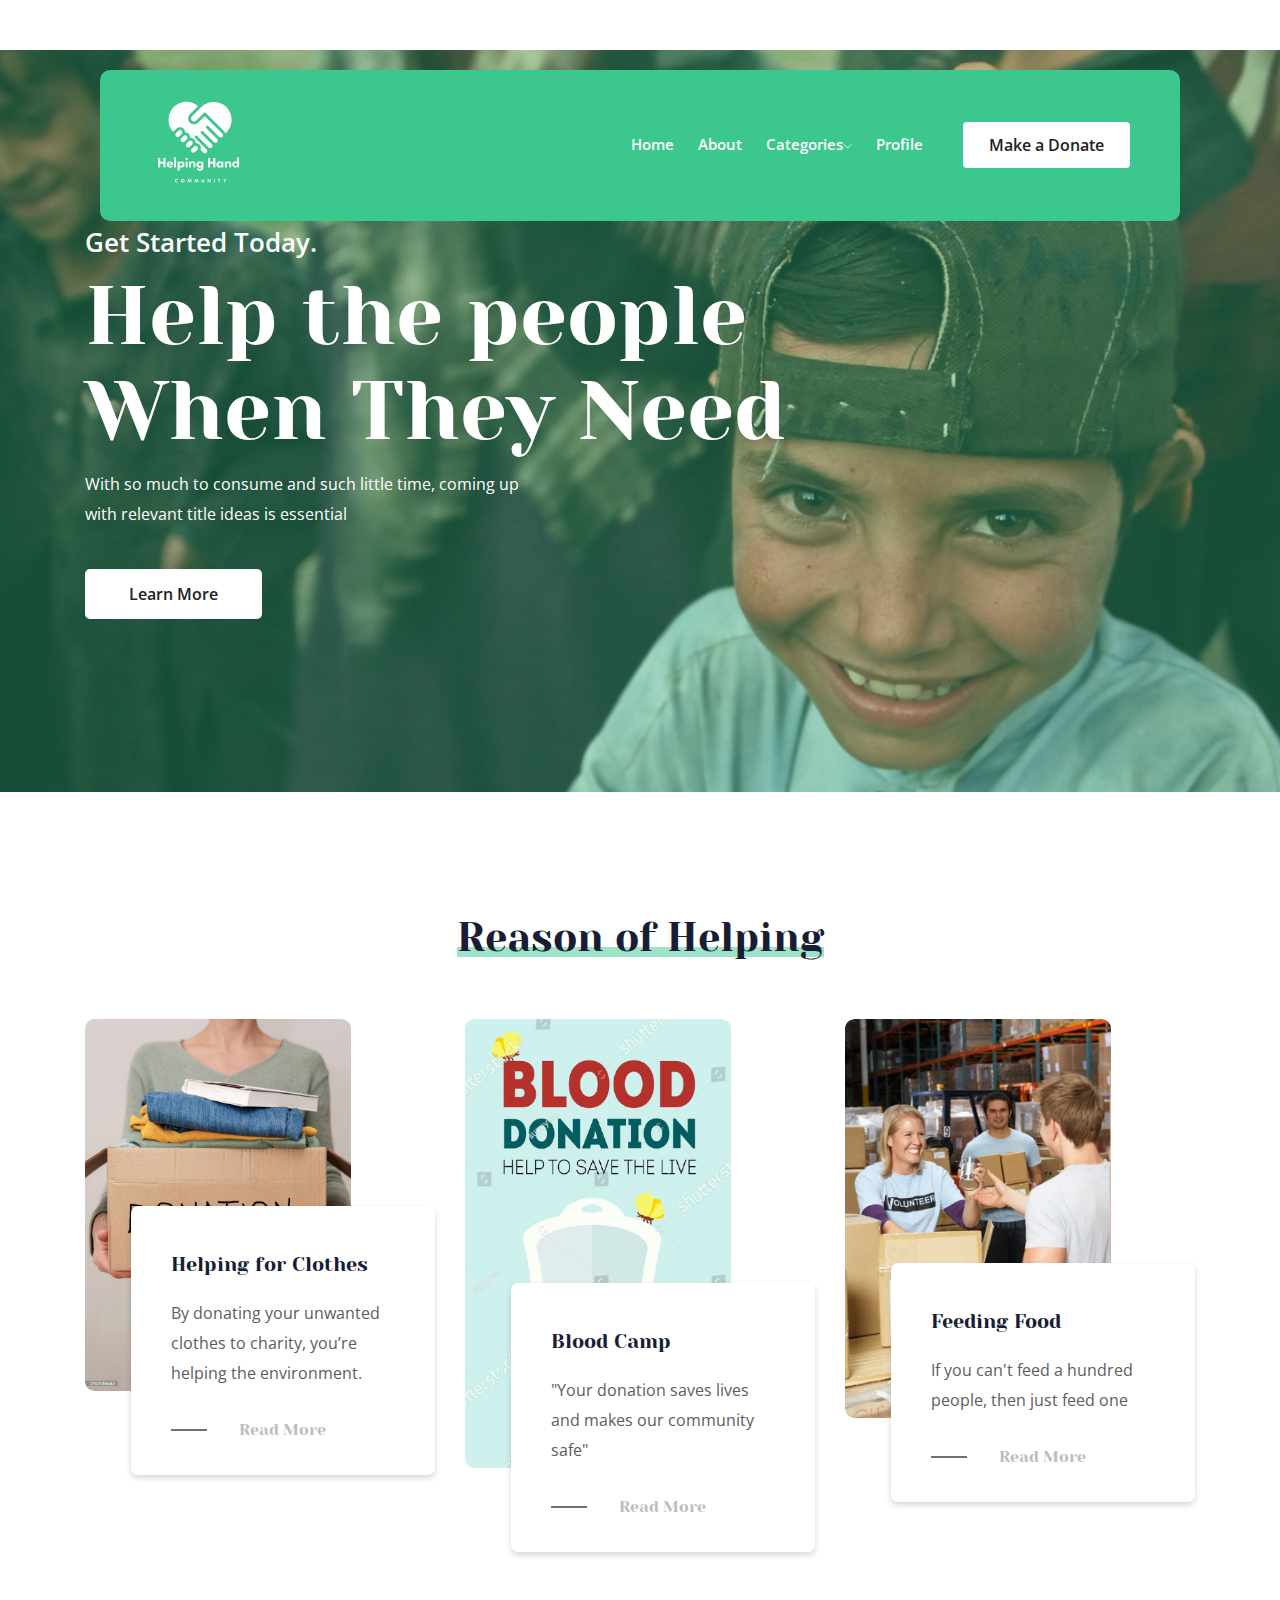
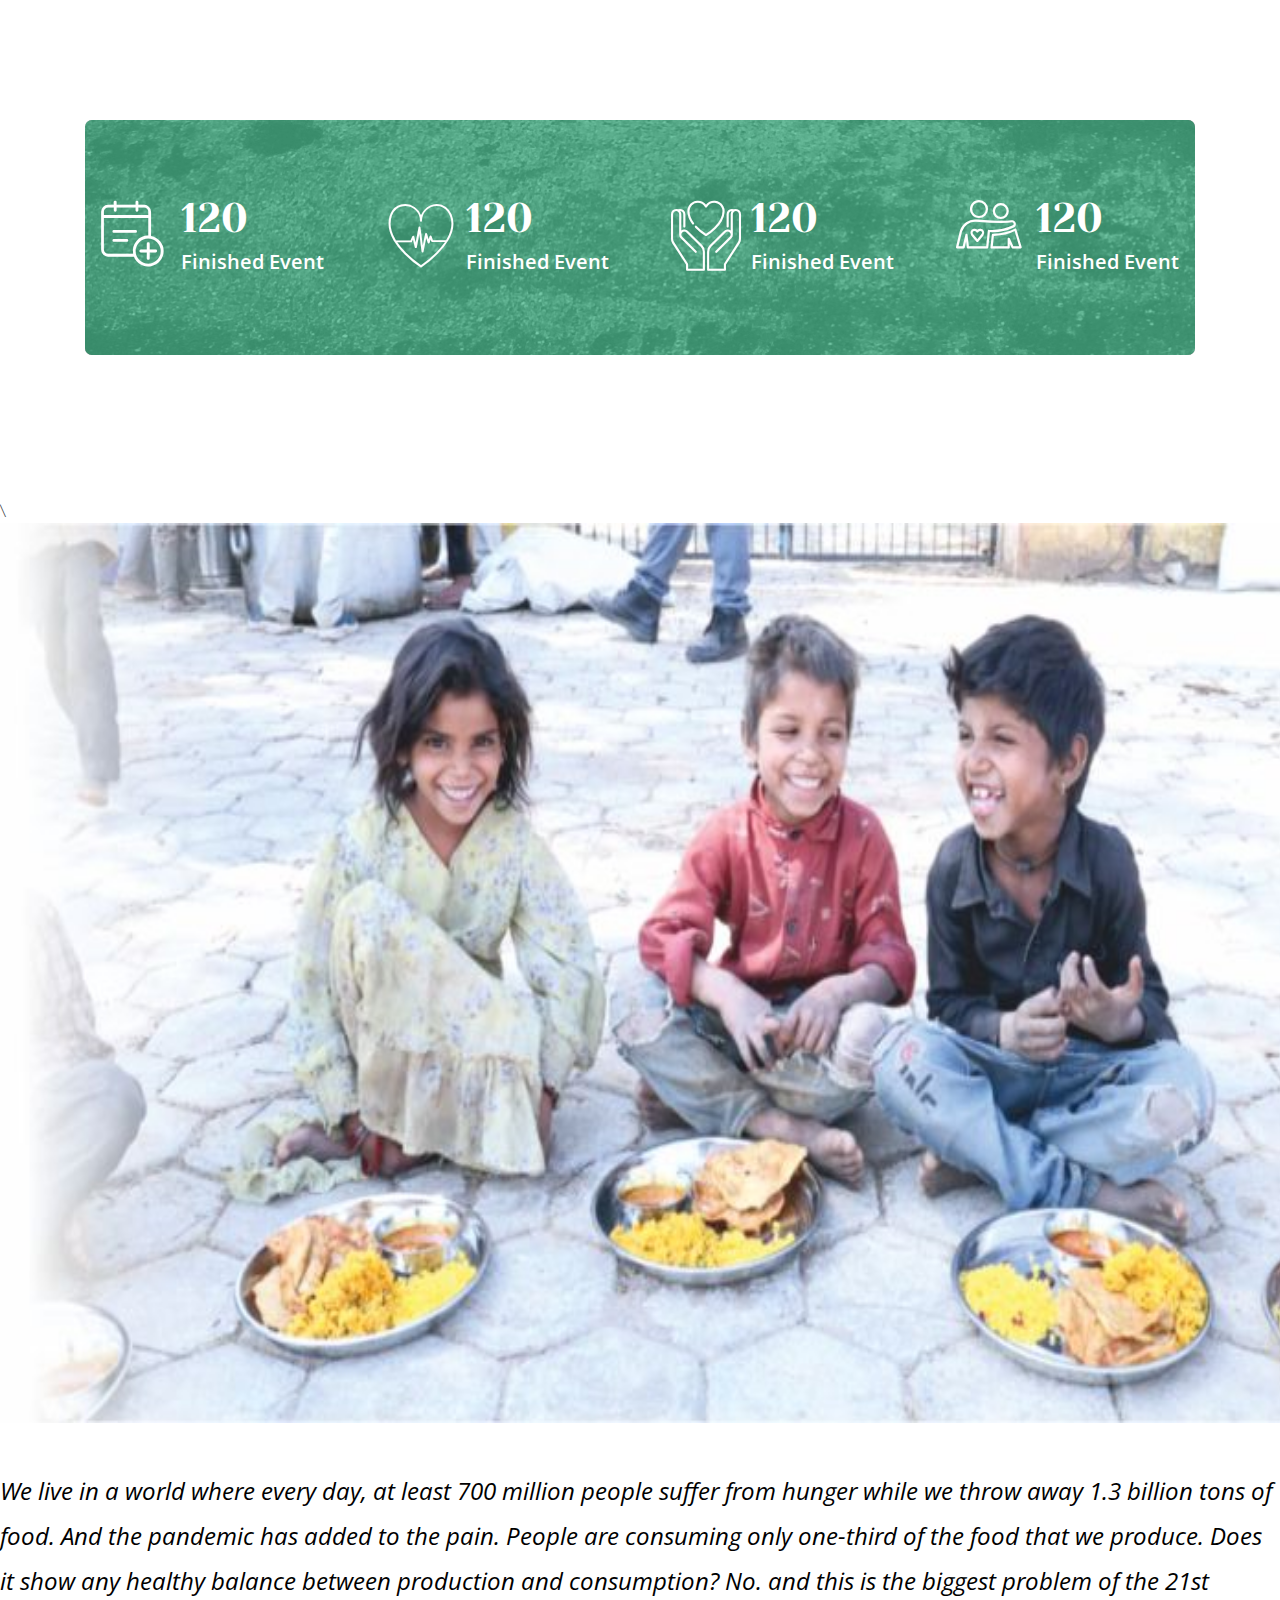
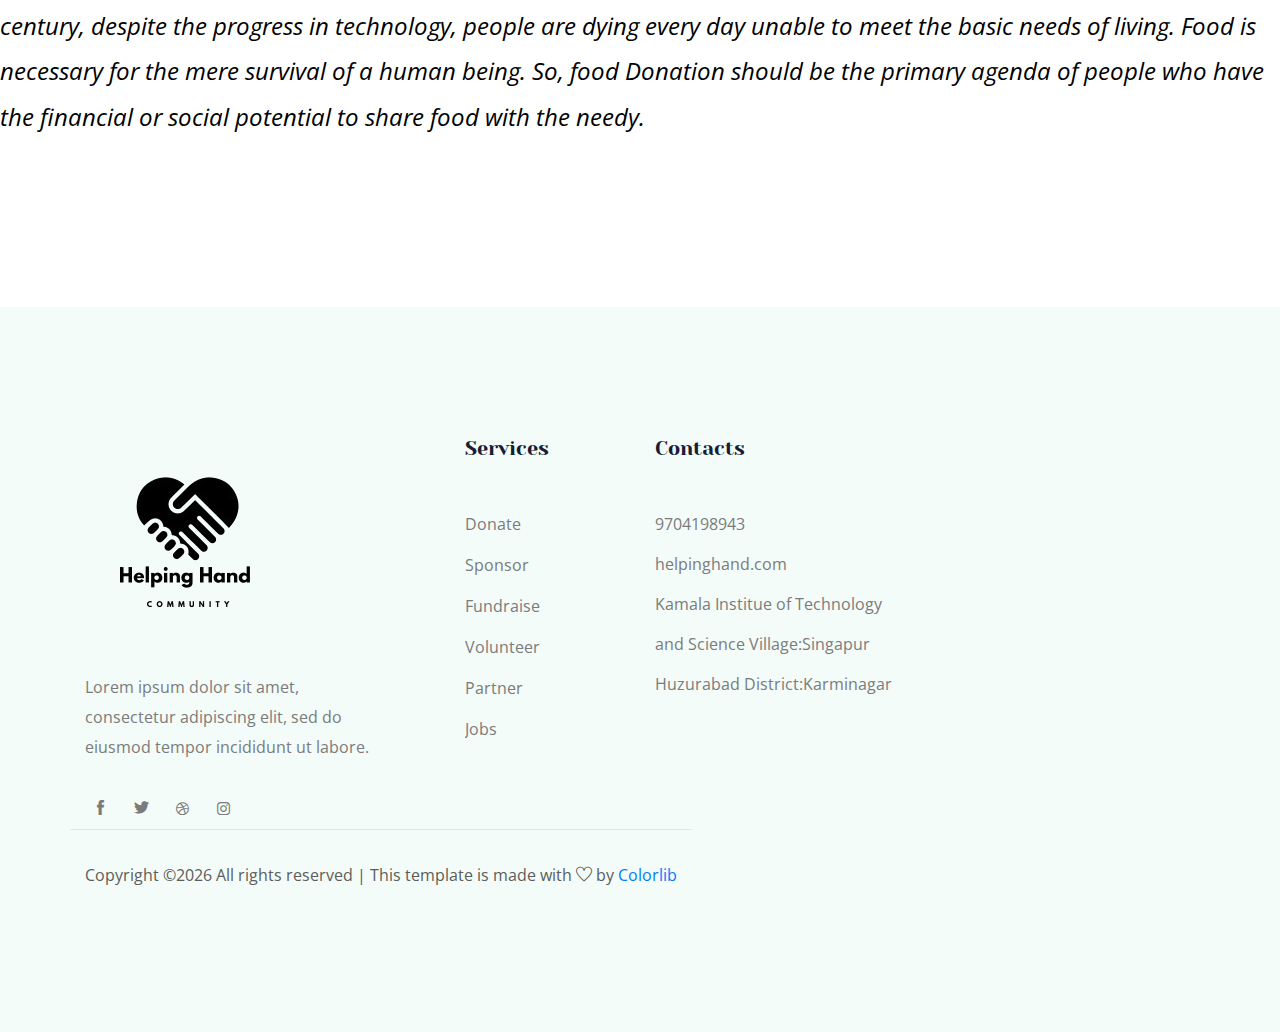
<file: home.html>
<!doctype html>
<html class="no-js" lang="zxx">

<head>
    <meta charset="utf-8">
    <meta http-equiv="x-ua-compatible" content="ie=edge">
    <title>HelpingHands</title>
    <meta name="description" content="">
    <meta name="viewport" content="width=device-width, initial-scale=1">

    <!-- <link rel="manifest" href="site.webmanifest"> -->
    <link rel="shortcut icon" type="image/x-icon" href="img/Untitled_design__6_-removebg-preview.png">
    <!-- Place favicon.ico in the root directory -->

    <!-- CSS here -->
    <link rel="stylesheet" href="css/bootstrap.min.css">
    <link rel="stylesheet" href="css/owl.carousel.min.css">
    <link rel="stylesheet" href="css/magnific-popup.css">
    <link rel="stylesheet" href="css/font-awesome.min.css">
    <link rel="stylesheet" href="css/themify-icons.css">
    <link rel="stylesheet" href="css/nice-select.css">
    <link rel="stylesheet" href="css/flaticon.css">
    <link rel="stylesheet" href="css/gijgo.css">
    <link rel="stylesheet" href="css/animate.css">
    <link rel="stylesheet" href="css/slicknav.css">
    <link rel="stylesheet" href="css/style.css">
    <!-- <link rel="stylesheet" href="css/responsive.css"> -->
</head>

<body>
    <!--[if lte IE 9]>
            <p class="browserupgrade">You are using an <strong>outdated</strong> browser. Please <a href="https://browsehappy.com/">upgrade your browser</a> to improve your experience and security.</p>
        <![endif]-->

      
    <!-- header-start -->
    <header>
        <div class="header-area ">
            
            <div id="sticky-header" class="main-header-area">
                <div class="container-fluid">
                    <div class="row align-items-center">
                        <div class="col-xl-3 col-lg-3">
                            <div class="logo">
                                <a href="index.html">
                                    <img src="img/Untitled_design__5_-removebg-preview.png" alt="">
                                </a>
                            </div>
                        </div>
                        <div class="col-xl-9 col-lg-9">
                            <div class="main-menu">
                                <nav>
                                    <ul id="navigation">
                                        <li><a href="home.html">home</a></li>
                                        <li><a href="About.html">About</a></li>
                                        <li><a href="#">Categories<i class="ti-angle-down"></i></a>
                                            <ul class="submenu">
                                                <li><a href="blooddonation.html">BloodDonation</a></li>
                                                <li><a href="clothes.html">Clothes</a></li>
                                                <li><a href="food.html">Food</a></li>
                                                <li><a href="toys.html">toys</a></li>
                                            </ul>
                                        </li>
                                        <li><a href="profile.html">Profile</a></li>
                          
                                    </ul>
                                </nav>
                                <div class="Appointment">
                                    <div class="book_btn d-none d-lg-block">
                                        
                                            <a  href="makeadonate.html" class="donate-button">Make a Donate</a>
                                    </div>
                                </div>
                            </div>
                        </div>
                        <div class="col-12">
                            <div class="mobile_menu d-block d-lg-none"></div>
                        </div>
                    </div>
                </div>
            </div>
        </div>
    </header>
    <!-- header-end -->

    <!-- slider_area_start -->
    <div class="slider_area">
        <div class="single_slider  d-flex align-items-center slider_bg_1 overlay2">
            <div class="container">
                <div class="row">
                    <div class="col-lg-9">
                        <div class="slider_text ">
                            <span>Get Started Today.</span>
                            <h3> Help the people
                                When They Need</h3>
                            <p>With so much to consume and such little time, coming up <br>
                                with relevant title ideas is essential</p>
                            <a href="About.html" class="boxed-btn3">Learn More
                            </a>
                        </div>
                    </div>
                </div>
            </div>
        </div>
    </div>
    <!-- slider_area_end -->

    <!-- reson_area_start  -->
    <div class="reson_area section_padding">
        <div class="container">
            <div class="row justify-content-center">
                <div class="col-lg-6">
                    <div class="section_title text-center mb-55">
                        <h3><span>Reason of Helping</span></h3>
                    </div>
                </div>
            </div>
            <div class="row justify-content-center">
                <div class="col-lg-4 col-md-6">
                    <div class="single_reson">
                        <div class="thum">
                            <div class="thum_1">
                                <img src="img/help/clothss.jpg" alt="">
                            </div>
                        </div>
                        <div class="help_content">
                            <h4>Helping for Clothes</h4>
                            <p> By donating your unwanted clothes to charity, 
                                you’re helping the environment.</p>
                            <a href="https://www.oxfam.org.uk/oxfam-in-action/oxfam-blog/4-great-reasons-to-donate-clothes-instead-of-binning-them/" class="read_more">Read More</a>
                        </div>
                    </div>
                </div>
                <div class="col-lg-4 col-md-6">
                    <div class="single_reson">
                        <div class="thum">
                            <div class="thum_1">
                                <img src="img/help/blood.jpg" alt="">
                            </div>
                        </div>
                        <div class="help_content">
                            <h4>Blood Camp</h4>
                            <p>"Your donation saves lives
                                 and makes our community safe"</p>
                            <a href="https://www.careinsurance.com/blog/health-insurance-articles/what-are-the-important-things-to-keep-in-mind-before-donating-blood#:~:text=Improves%20blood%20flow%3A%20Regular%20blood,%2C%20accidents%2C%20or%20severe%20conditions." class="read_more">Read More</a>
                        </div>
                    </div>
                </div>
                <div class="col-lg-4 col-md-6">
                    <div class="single_reson">
                        <div class="thum">
                            <div class="thum_1">
                                <img src="img/help/food1.jpg" alt="">
                            </div>
                        </div>
                        <div class="help_content">
                            <h4>Feeding Food</h4>
                            <p>If you can't feed a hundred people,
                                 then just feed one</p>
                            <a href="https://study.com/academy/lesson/food-overview-types-importance.html" class="read_more">Read More</a>
                        </div>
                    </div>
                </div>
            </div>
        </div>
    </div>
    <!-- reson_area_end  -->

   
    <!-- latest_activites_area_end  -->

   

    <!-- counter_area_start  --><br><br>
    <div class="counter_area">
        <div class="container">
            <div class="counter_bg overlay">
                <div class="row">
                    <div class="col-lg-3 col-md-6">
                        <div class="single_counter d-flex align-items-center justify-content-center">
                            <div class="icon">
                                <i class="flaticon-calendar"></i>
                            </div>
                            <div class="events">
                                <h3 class="counter">120</h3>
                                <p>Finished Event</p>
                            </div>
                        </div>
                    </div>
                    <div class="col-lg-3 col-md-6">
                        <div class="single_counter d-flex align-items-center justify-content-center">
                            <div class="icon">
                                <i class="flaticon-heart-beat"></i>
                            </div>
                            <div class="events">
                                <h3 class="counter">120</h3>
                                <p>Finished Event</p>
                            </div>
                        </div>
                    </div>
                    <div class="col-lg-3 col-md-6">
                        <div class="single_counter d-flex align-items-center justify-content-center">
                            <div class="icon">
                                <i class="flaticon-in-love"></i>
                            </div>
                            <div class="events">
                                <h3 class="counter">120</h3>
                                <p>Finished Event</p>
                            </div>
                        </div>
                    </div>
                    <div class="col-lg-3 col-md-6">
                        <div class="single_counter d-flex align-items-center justify-content-center">
                            <div class="icon">
                                <i class="flaticon-hug"></i>
                            </div>
                            <div class="events">
                                <h3 class="counter">120</h3>
                                <p>Finished Event</p>
                            </div>
                        </div>
                    </div>
                </div>
            </div>
        </div>
    </div><br><br><br><br><br><br>
    <!-- counter_area_end  -->
     <div class="image">
      \
     <p style="color: black;font-style: italic;font-size: x-large;">
        <img src="img/mainpic.jpg" style="display: flex;
        justify-content: space-between;
        align-items: center;
        height: 100vh; width: 1500px;"><br>
        We live in a world where every day, at least 700 million people suffer from hunger while we throw away 1.3 billion tons of food.
        And the pandemic has added to the pain.
        People are consuming only one-third of the food that we produce.
        Does it show any healthy balance between production and consumption? 
        No. and this is the biggest problem of the 21st century, despite the progress in technology,
         people are dying every day unable to meet the basic needs of living.
        Food is necessary for the mere survival of a human being.
        So, food Donation should be the primary agenda of people who have the financial or social potential to share food with the needy.</p>
        <br><br><br><br><br><br><br>
    
     </div>

    <!-- footer_start  -->
    <footer class="footer">
        <div class="footer_top">
            <div class="container">
                <div class="row">
                    <div class="col-xl-4 col-md-6 col-lg-4 ">
                        <div class="footer_widget">
                            <div class="footer_logo">
                                <a href="#">
                                    <img src="img/Untitled_design__6_-removebg-preview.png" alt="">
                                </a>
                            </div>
                            <p class="address_text">Lorem ipsum dolor sit amet, <br> consectetur adipiscing elit, sed do <br> eiusmod tempor incididunt ut labore.
                            </p>
                            <div class="socail_links">
                                <ul>
                                    <li>
                                        <a href="#">
                                            <i class="ti-facebook"></i>
                                        </a>
                                    </li>
                                    <li>
                                        <a href="#">
                                            <i class="ti-twitter-alt"></i>
                                        </a>
                                    </li>
                                    <li>
                                        <a href="#">
                                            <i class="fa fa-dribbble"></i>
                                        </a>
                                    </li>
                                    <li>
                                        <a href="#">
                                            <i class="fa fa-instagram"></i>
                                        </a>
                                    </li>
                                </ul>
                            </div>

                        </div>
                    </div>
                    <div class="col-xl-2 col-md-6 col-lg-2">
                        <div class="footer_widget">
                            <h3 class="footer_title">
                                Services
                            </h3>
                            <ul class="links">
                                <li><a href="#">Donate</a></li>
                                <li><a href="#">Sponsor</a></li>
                                <li><a href="#">Fundraise</a></li>
                                <li><a href="#">Volunteer</a></li>
                                <li><a href="#">Partner</a></li>
                                <li><a href="#">Jobs</a></li>
                            </ul>
                        </div>
                    </div>
                    <div class="col-xl-3 col-md-6 col-lg-3">
                        <div class="footer_widget">
                            <h3 class="footer_title">
                                Contacts
                            </h3>
                            <div class="contacts">
                                <p>9704198943<br>
                                    helpinghand.com <br>
                                   Kamala Institue of Technology and Science
                                   Village:Singapur
                                   Huzurabad
                                   District:Karminagar
                                </p>
                            </div>
                        </div>
                    </div>
                    
        <div class="copy-right_text">
            <div class="container">
                <div class="row">
                    <div class="bordered_1px "></div>
                    <div class="col-xl-12">
                        <p class="copy_right text-center">
                            <p><!-- Link back to Colorlib can't be removed. Template is licensed under CC BY 3.0. -->
  Copyright &copy;<script>document.write(new Date().getFullYear());</script> All rights reserved | This template is made with <i class="ti-heart" aria-hidden="true"></i> by <a href="https://colorlib.com" target="_blank">Colorlib</a>
  <!-- Link back to Colorlib can't be removed. Template is licensed under CC BY 3.0. --></p>
                        </p>
                    </div>
                </div>
            </div>
        </div>
    </footer>
    <!-- footer_end  -->

    <!-- link that opens popup -->

    <!-- JS here -->
    <script src="js/vendor/modernizr-3.5.0.min.js"></script>
    <script src="js/vendor/jquery-1.12.4.min.js"></script>
    <script src="js/popper.min.js"></script>
    <script src="js/bootstrap.min.js"></script>
    <script src="js/owl.carousel.min.js"></script>
    <script src="js/isotope.pkgd.min.js"></script>
    <script src="js/ajax-form.js"></script>
    <script src="js/waypoints.min.js"></script>
    <script src="js/jquery.counterup.min.js"></script>
    <script src="js/imagesloaded.pkgd.min.js"></script>
    <script src="js/scrollIt.js"></script>
    <script src="js/jquery.scrollUp.min.js"></script>
    <script src="js/wow.min.js"></script>
    <script src="js/nice-select.min.js"></script>
    <script src="js/jquery.slicknav.min.js"></script>
    <script src="js/jquery.magnific-popup.min.js"></script>
    <script src="js/plugins.js"></script>
    <script src="js/gijgo.min.js"></script>
    <!--contact js-->
    <script src="js/contact.js"></script>
    <script src="js/jquery.ajaxchimp.min.js"></script>
    <script src="js/jquery.form.js"></script>
    <script src="js/jquery.validate.min.js"></script>
    <script src="js/mail-script.js"></script>

    <script src="js/main.js"></script>
</body>

</html>
</file>
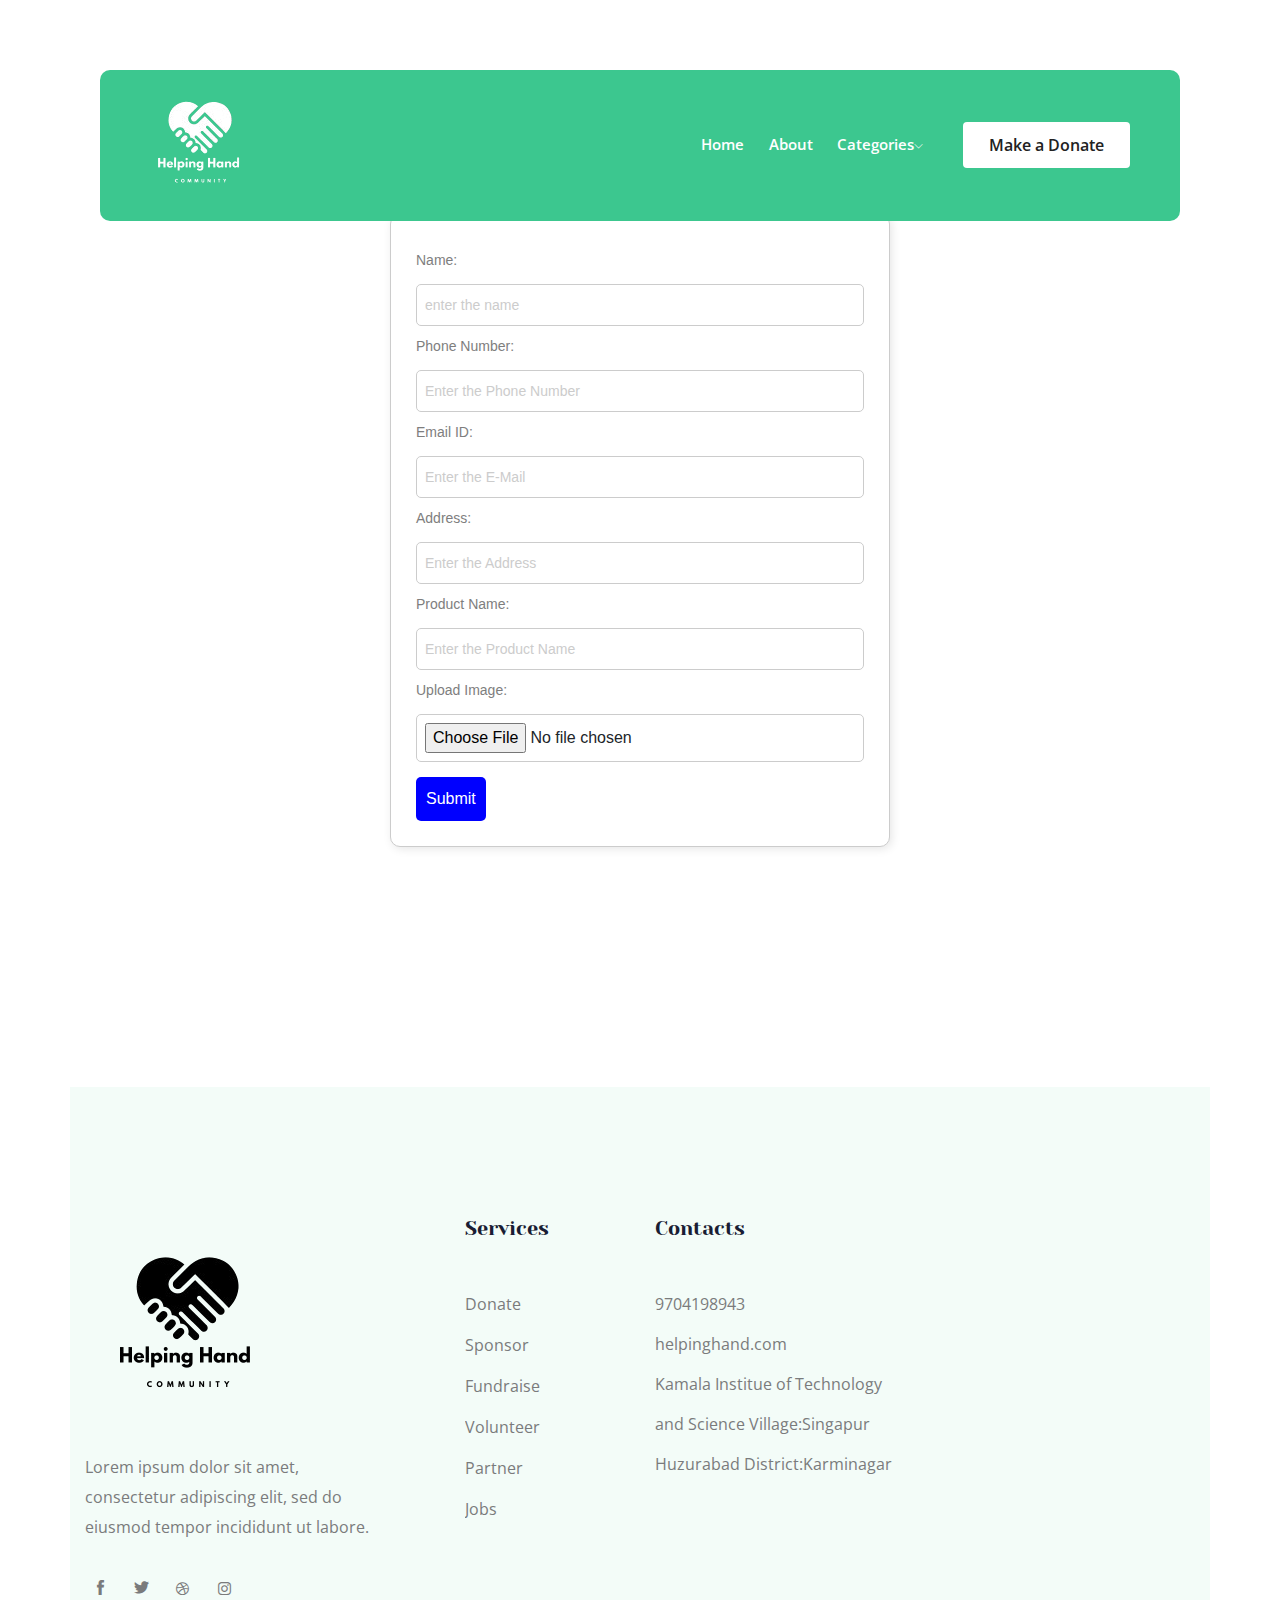
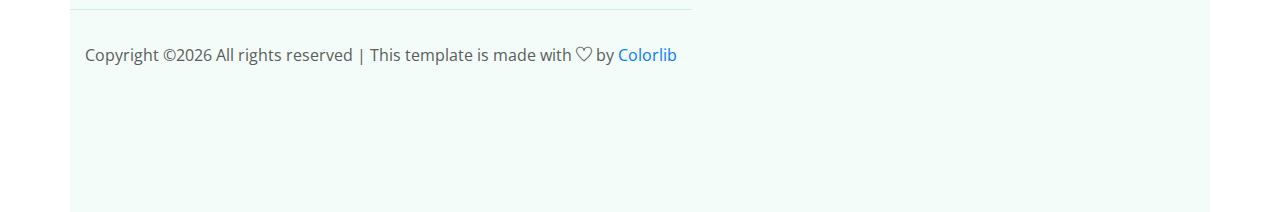
<file: makeadonate.html>
<!doctype html>
<html class="no-js" lang="zxx">

<head>
    <meta charset="utf-8">
    <meta http-equiv="x-ua-compatible" content="ie=edge">
    <title>HelpingHands</title>
    <meta name="description" content="">
    <meta name="viewport" content="width=device-width, initial-scale=1">

    <!-- <link rel="manifest" href="site.webmanifest"> -->
    <link rel="shortcut icon" type="image/x-icon" href="img/Untitled_design__6_-removebg-preview.png">
    <!-- Place favicon.ico in the root directory -->

    <!-- CSS here -->
    <link rel="stylesheet" href="css/bootstrap.min.css">
    <link rel="stylesheet" href="css/owl.carousel.min.css">
    <link rel="stylesheet" href="css/magnific-popup.css">
    <link rel="stylesheet" href="css/font-awesome.min.css">
    <link rel="stylesheet" href="css/themify-icons.css">
    <link rel="stylesheet" href="css/nice-select.css">
    <link rel="stylesheet" href="css/flaticon.css">
    <link rel="stylesheet" href="css/gijgo.css">
    <link rel="stylesheet" href="css/animate.css">
    <link rel="stylesheet" href="css/slicknav.css">
    <link rel="stylesheet" href="css/style.css">
    <style>
       body {
    font-family: Arial, sans-serif;
    display: flex;
    flex-direction: column;
    align-items: center;
    justify-content: center;
    min-height: 100vh;
    margin: 0;
    padding-top: 120px; /* Ensures it doesn't collide with the header */
}

form {
    width: 100%;
    max-width: 500px; /* Adjusted width */
    padding: 25px;
    border: 1px solid #ccc;
    border-radius: 10px;
    box-shadow: 2px 2px 10px rgba(0, 0, 0, 0.1);
    background: white;
}

        label {
            display: block;
            margin-top: 10px;
        }
        input {
            width: 100%;
            padding: 8px;
            margin-top: 5px;
            border: 1px solid #ccc;
            border-radius: 5px;
        }
        #image-preview {
            margin-top: 10px;
            max-width: 100px;
            display: none;
        }
        button {
            margin-top: 15px;
            padding: 10px;
            background-color: blue;
            color: white;
            border: none;
            border-radius: 5px;
            cursor: pointer;
        }
    </style>
    <!-- <link rel="stylesheet" href="css/responsive.css"> -->
</head>

<body>
    <!--[if lte IE 9]>
            <p class="browserupgrade">You are using an <strong>outdated</strong> browser. Please <a href="https://browsehappy.com/">upgrade your browser</a> to improve your experience and security.</p>
        <![endif]-->

      
    <!-- header-start -->
    <header>
        <div class="header-area ">
            
            <div id="sticky-header" class="main-header-area">
                <div class="container-fluid">
                    <div class="row align-items-center">
                        <div class="col-xl-3 col-lg-3">
                            <div class="logo">
                                <a href="index.html">
                                    <img src="img/Untitled_design__5_-removebg-preview.png" alt="">
                                </a>
                            </div>
                        </div>
                        <div class="col-xl-9 col-lg-9">
                            <div class="main-menu">
                                <nav>
                                    <ul id="navigation">
                                        <li><a href="home.html">home</a></li>
                                        <li><a href="About.html">About</a></li>
                                        <li><a href="#">Categories<i class="ti-angle-down"></i></a>
                                            <ul class="submenu">
                                                <li><a href="blooddonation.html">BloodDonation</a></li>
                                                <li><a href="clothes.html">Clothes</a></li>
                                                <li><a href="food.html">Food</a></li>
                                                <li><a href="toys.html">toys</a></li>
                                            </ul>
                                        </li>
                                        
                          
                                    </ul>
                                </nav>
                                <div class="Appointment">
                                    <div class="book_btn d-none d-lg-block">
                                        <a  href="makeadonate.html" class="donate-button">Make a Donate</a>
                                    </div>
                                </div>
                            </div>
                        </div>
                        <div class="col-12">
                            <div class="mobile_menu d-block d-lg-none"></div>
                        </div>
                    </div>
                </div>
            </div>
        </div>
    </header>
    <!DOCTYPE html>

    <h2>Donar details</h2>
    <form id="productForm" action="donor.php" method="post" enctype="multipart/form-data" onsubmit="redirectToThankYou(event)">
        <label for="name" >Name:</label>
        <input type="text" id="name" required title="enter the name" placeholder="enter the name">

        <label for="phone">Phone Number:</label>
        <input type="numbers" id="phone" required placeholder="Enter the Phone Number" >

        <label for="email">Email ID:</label>
        <input type="email" id="email" required placeholder="Enter the E-Mail">

        <label for="address">Address:</label>
        <input type="text" id="address" required placeholder="Enter the Address">

        <label for="product">Product Name:</label >
        <input type="text" id="product" required placeholder="Enter the Product Name">

        <label for="image">Upload Image:</label>
        <input type="file" id="image" accept="image/*" onchange="previewImage(event)">
        <img id="image-preview">
       
        <button  type="submit",href="thankyou.html" >Submit</button>
    </form>

    <br><br><br><br><br><br><br><br><br><br>
<!-- footer_start  -->
<footer class="footer">
    <div class="footer_top">
        <div class="container">
            <div class="row">
                <div class="col-xl-4 col-md-6 col-lg-4 ">
                    <div class="footer_widget">
                        <div class="footer_logo">
                            <a href="#">
                                <img src="img/Untitled_design__6_-removebg-preview.png" alt="">
                            </a>
                        </div>
                        <p class="address_text">Lorem ipsum dolor sit amet, <br> consectetur adipiscing elit, sed do <br> eiusmod tempor incididunt ut labore.
                        </p>
                        <div class="socail_links">
                            <ul>
                                <li>
                                    <a href="#">
                                        <i class="ti-facebook"></i>
                                    </a>
                                </li>
                                <li>
                                    <a href="#">
                                        <i class="ti-twitter-alt"></i>
                                    </a>
                                </li>
                                <li>
                                    <a href="#">
                                        <i class="fa fa-dribbble"></i>
                                    </a>
                                </li>
                                <li>
                                    <a href="#">
                                        <i class="fa fa-instagram"></i>
                                    </a>
                                </li>
                            </ul>
                        </div>

                    </div>
                </div>
                <div class="col-xl-2 col-md-6 col-lg-2">
                    <div class="footer_widget">
                        <h3 class="footer_title">
                            Services
                        </h3>
                        <ul class="links">
                            <li><a href="#">Donate</a></li>
                            <li><a href="#">Sponsor</a></li>
                            <li><a href="#">Fundraise</a></li>
                            <li><a href="#">Volunteer</a></li>
                            <li><a href="#">Partner</a></li>
                            <li><a href="#">Jobs</a></li>
                        </ul>
                    </div>
                </div>
                <div class="col-xl-3 col-md-6 col-lg-3">
                    <div class="footer_widget">
                        <h3 class="footer_title">
                            Contacts
                        </h3>
                        <div class="contacts">
                            <p>9704198943<br>
                                helpinghand.com <br>
                               Kamala Institue of Technology and Science
                               Village:Singapur
                               Huzurabad
                               District:Karminagar
                            </p>
                        </div>
                    </div>
                </div>
                
    <div class="copy-right_text">
        <div class="container">
            <div class="row">
                <div class="bordered_1px "></div>
                <div class="col-xl-12">
                    <p class="copy_right text-center">
                        <p><!-- Link back to Colorlib can't be removed. Template is licensed under CC BY 3.0. -->
Copyright &copy;<script>document.write(new Date().getFullYear());</script> All rights reserved | This template is made with <i class="ti-heart" aria-hidden="true"></i> by <a href="https://colorlib.com" target="_blank">Colorlib</a>
<!-- Link back to Colorlib can't be removed. Template is licensed under CC BY 3.0. --></p>
                    </p>
                </div>
            </div>
        </div>
    </div>
</footer>
<!-- footer_end  -->

<!-- link that opens popup -->

<!-- JS here -->
<script src="js/vendor/modernizr-3.5.0.min.js"></script>
<script src="js/vendor/jquery-1.12.4.min.js"></script>
<script src="js/popper.min.js"></script>
<script src="js/bootstrap.min.js"></script>
<script src="js/owl.carousel.min.js"></script>
<script src="js/isotope.pkgd.min.js"></script>
<script src="js/ajax-form.js"></script>
<script src="js/waypoints.min.js"></script>
<script src="js/jquery.counterup.min.js"></script>
<script src="js/imagesloaded.pkgd.min.js"></script>
<script src="js/scrollIt.js"></script>
<script src="js/jquery.scrollUp.min.js"></script>
<script src="js/wow.min.js"></script>
<script src="js/nice-select.min.js"></script>
<script src="js/jquery.slicknav.min.js"></script>
<script src="js/jquery.magnific-popup.min.js"></script>
<script src="js/plugins.js"></script>
<script src="js/gijgo.min.js"></script>
<!--contact js-->
<script src="js/contact.js"></script>
<script src="js/jquery.ajaxchimp.min.js"></script>
<script src="js/jquery.form.js"></script>
<script src="js/jquery.validate.min.js"></script>
<script src="js/mail-script.js"></script>

<script src="js/main.js"></script>
    <script>
        function previewImage(event) {
            const imagePreview = document.getElementById('image-preview');
            const file = event.target.files[0];
            if (file) {
                const reader = new FileReader();
                reader.onload = function(e) {
                    imagePreview.src = e.target.result;
                    imagePreview.style.display = 'block';
                }
                reader.readAsDataURL(file);
            }
        }

        document.getElementById('productForm').addEventListener('submit', function(event) {
            event.preventDefault();
            alert('Form submitted successfully!');
        });
    </script>
    <script>
        function previewImage(event) {
            const image = document.getElementById('image-preview');
            image.src = URL.createObjectURL(event.target.files[0]);
            image.style.display = "block";
        }
    
        function redirectToThankYou(event) {
            event.preventDefault(); // Prevent form submission
            window.location.href = "thankyou.html"; // Redirect to the thank you page
        }
    </script>
</body>
</html>
</file>
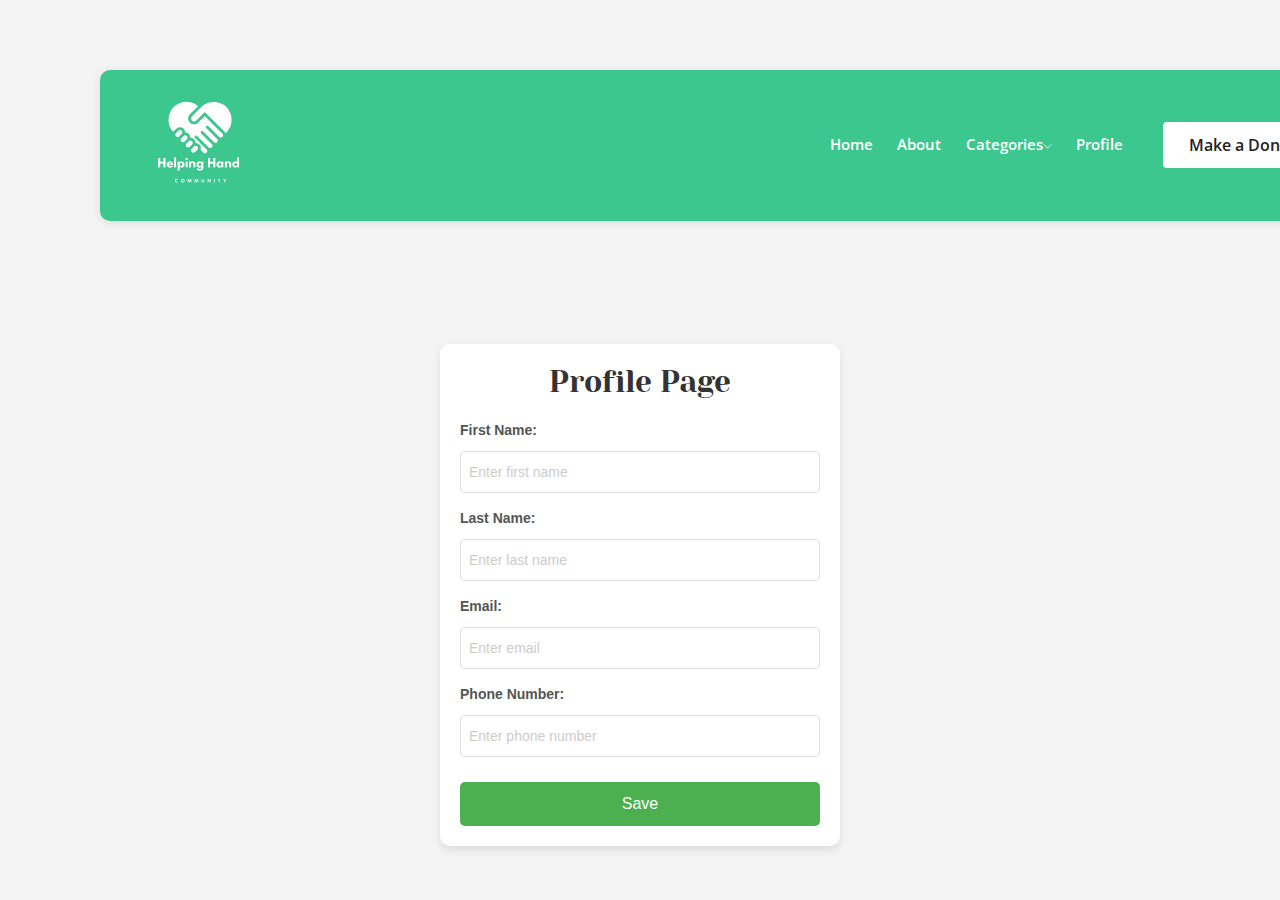
<file: profile.html>
<!doctype html>
<html class="no-js" lang="zxx">

<head>
    <meta charset="utf-8">
    <meta http-equiv="x-ua-compatible" content="ie=edge">
    <title>HelpingHands</title>
    <meta name="description" content="">
    <meta name="viewport" content="width=device-width, initial-scale=1">

    <!-- <link rel="manifest" href="site.webmanifest"> -->
    <link rel="shortcut icon" type="image/x-icon" href="img/Untitled_design__6_-removebg-preview.png">
    <!-- Place favicon.ico in the root directory -->

    <!-- CSS here -->
    <link rel="stylesheet" href="css/bootstrap.min.css">
    <link rel="stylesheet" href="css/owl.carousel.min.css">
    <link rel="stylesheet" href="css/magnific-popup.css">
    <link rel="stylesheet" href="css/font-awesome.min.css">
    <link rel="stylesheet" href="css/themify-icons.css">
    <link rel="stylesheet" href="css/nice-select.css">
    <link rel="stylesheet" href="css/flaticon.css">
    <link rel="stylesheet" href="css/gijgo.css">
    <link rel="stylesheet" href="css/animate.css">
    <link rel="stylesheet" href="css/slicknav.css">
    <link rel="stylesheet" href="css/style.css">
    <!-- <link rel="stylesheet" href="css/responsive.css"> -->
    <style>
        /* Center profile container */
        body {
            font-family: Arial, sans-serif;
            background-color: #f4f4f4;
            display: flex;
            flex-direction: column;
            justify-content: center;
            align-items: center;
            height: 100vh;
            margin: 0;
        }
   
.main-header-area {
    width: 100%;
    text-align: justify;
    background: white;
    padding: 10px 0;
    box-shadow: 0px 2px 10px rgba(0, 0, 0, 0.1);
    position: absolute;
    top: 0px; /* Pushes the main header below the top header */
}

        .profile-container {
            background: white;
            padding: 20px;
            border-radius: 10px;
            box-shadow: 0px 4px 10px rgba(0, 0, 0, 0.1);
            width: 400px;
            justify-content: center;
            text-align: center;
            display: flex;
            flex-direction: column;
            align-items: center;
            position: relative;
            top: 120px;
            
        }

        h2 {
            margin-bottom: 20px;
            color: #333;
        }

        .input-group {
            width: 100%;
            margin-bottom: 15px;
            text-align: left;
        }

        label {
            font-weight: bold;
            display: block;
            margin-bottom: 10px;
            color: #555;
        }

        input {
            width: 100%;
            padding: 8px;
            border: 1px solid #ddd;
            border-radius: 5px;
            font-size: 16px;
        }

        .save-btn {
            background-color: #4CAF50;
            color: white;
            border: none;
            padding: 10px;
            width: 100%;
            border-radius: 5px;
            font-size: 16px;
            cursor: pointer;
            margin-top: 10px;
        }

        .save-btn:hover {
            background-color: #45a049;
        }
    </style>
</head>

<body>
    <!--[if lte IE 9]>
            <p class="browserupgrade">You are using an <strong>outdated</strong> browser. Please <a href="https://browsehappy.com/">upgrade your browser</a> to improve your experience and security.</p>
        <![endif]-->

      
    <!-- header-start -->
    <header>
        <div class="header-area ">
            
            <div id="sticky-header" class="main-header-area">
                <div class="container-fluid">
                    <div class="row align-items-center">
                        <div class="col-xl-3 col-lg-3">
                            <div class="logo">
                                <a href="index.html">
                                    <img src="img/Untitled_design__5_-removebg-preview.png" alt="">
                                </a>
                            </div>
                        </div>
                        <div class="col-xl-9 col-lg-9">
                            <div class="main-menu">
                                <nav>
                                    <ul id="navigation">
                                        <li><a href="home.html">home</a></li>
                                        <li><a href="About.html">About</a></li>
                                        <li><a href="#">Categories<i class="ti-angle-down"></i></a>
                                            <ul class="submenu">
                                                <li><a href="blooddonation.html">BloodDonation</a></li>
                                                <li><a href="clothes.html">Clothes</a></li>
                                                <li><a href="food.html">Food</a></li>
                                                <li><a href="toys.html">toys</a></li>
                                            </ul>
                                        </li>
                                        <li><a href="profile.html">Profile</a></li>
                          
                                    </ul>
                                </nav>
                                <div class="Appointment">
                                    <div class="book_btn d-none d-lg-block">
                                        
                                            <a  href="makeadonate.html" class="donate-button">Make a Donate</a>
                                    </div>
                                </div>
                            </div>
                        </div>
                        <div class="col-12">
                            <div class="mobile_menu d-block d-lg-none"></div>
                        </div>
                    </div>
                </div>
            </div>
        </div>
    </header>
  
</head>
<body>

    <div class="profile-container">
        <h2>Profile Page</h2>
        <div class="input-group">
            <label for="first-name">First Name:</label>
            <input type="text" id="first-name" placeholder="Enter first name">
        </div>
        <div class="input-group">
            <label for="last-name">Last Name:</label>
            <input type="text" id="last-name" placeholder="Enter last name">
        </div>
        <div class="input-group">
            <label for="email">Email:</label>
            <input type="email" id="email" placeholder="Enter email">
        </div>
        <div class="input-group">
            <label for="phone">Phone Number:</label>
            <input type="tel" id="phone" placeholder="Enter phone number">
        </div>
        <button class="save-btn" id="save-btn" onclick="saveProfile()">Save</button>
    </div>

    
    <script>
        function saveProfile() {
            const firstName = document.getElementById("first-name").value;
            const lastName = document.getElementById("last-name").value;
            const email = document.getElementById("email").value;
            const phone = document.getElementById("phone").value;

            if (firstName === "" || lastName === "" || email === "" || phone === "") {
                alert("Please fill in all fields.");
                return;
            }

            alert(`Profile Saved!\n\nFirst Name: ${firstName}\nLast Name: ${lastName}\nEmail: ${email}\nPhone: ${phone}`);
            
            // Hide the save button
            document.getElementById("save-btn").style.display = "none";
        }
    </script>

</body>

</html>
</file>
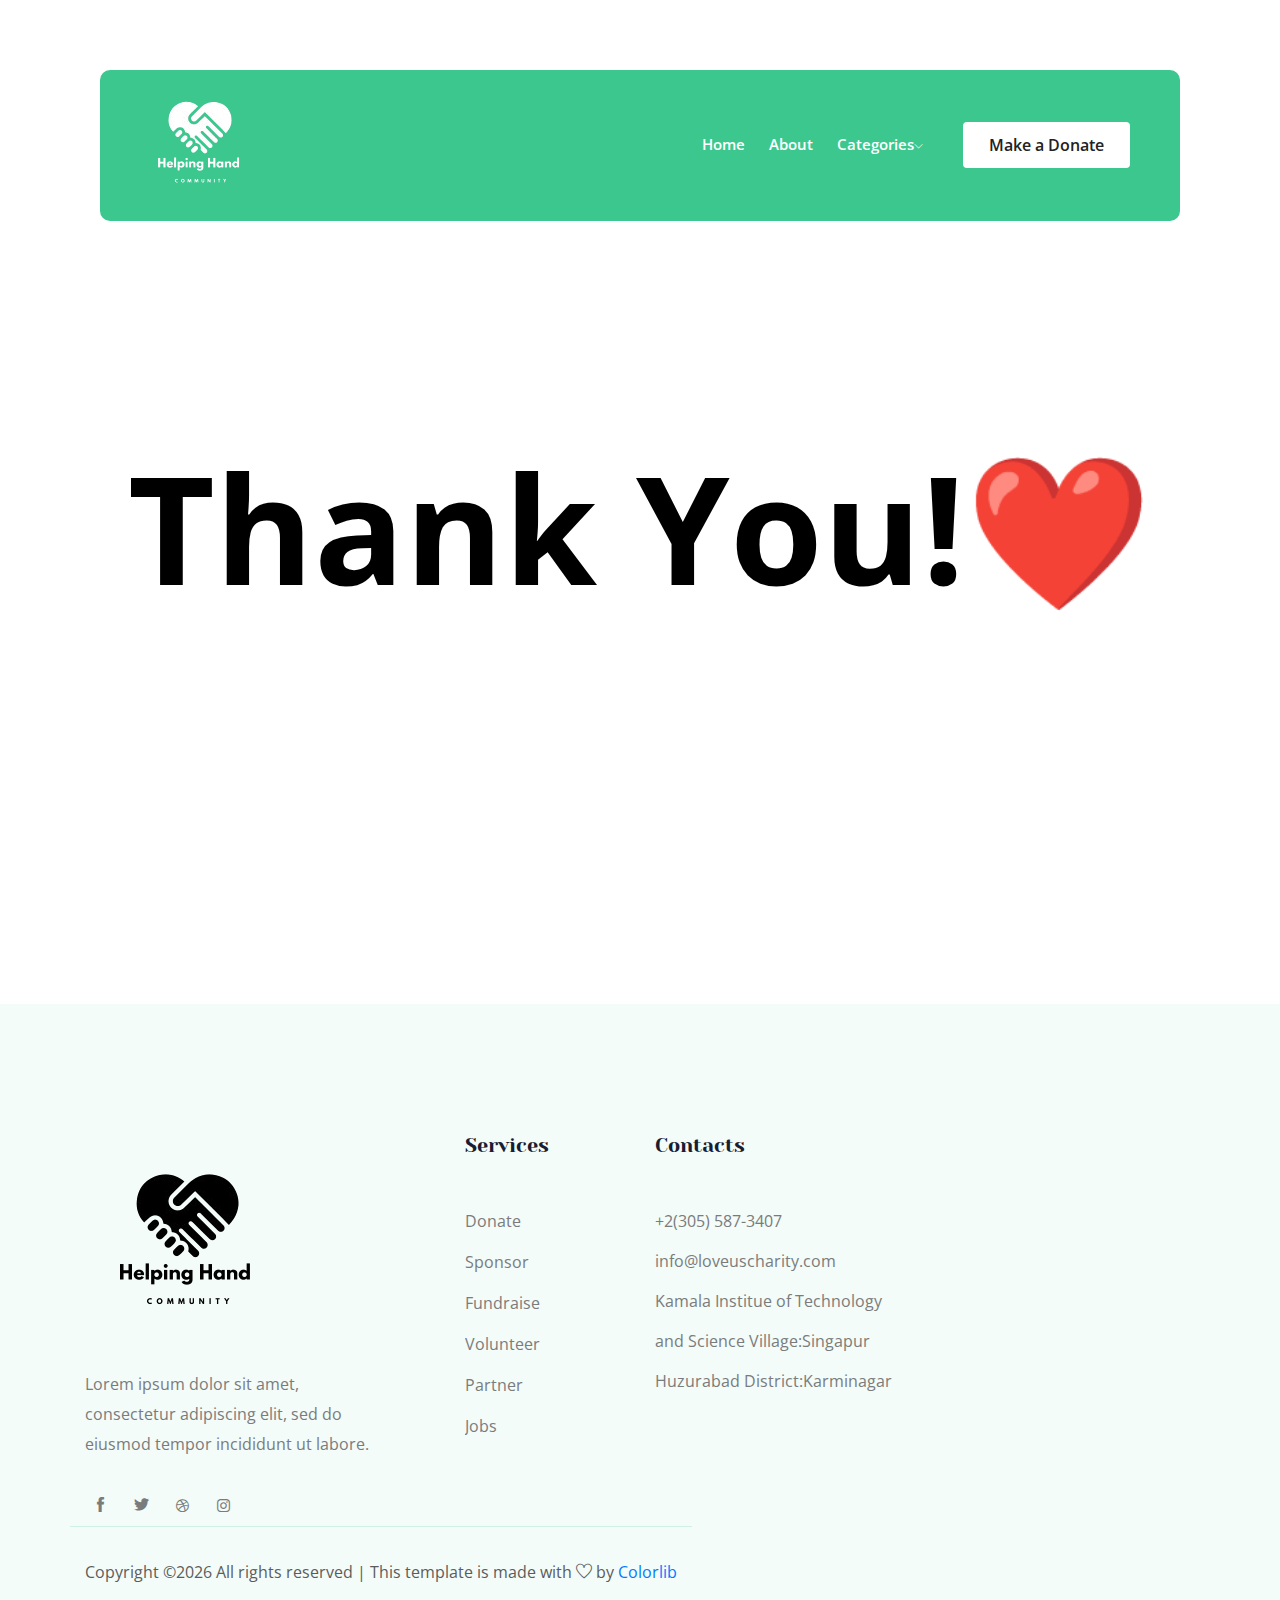
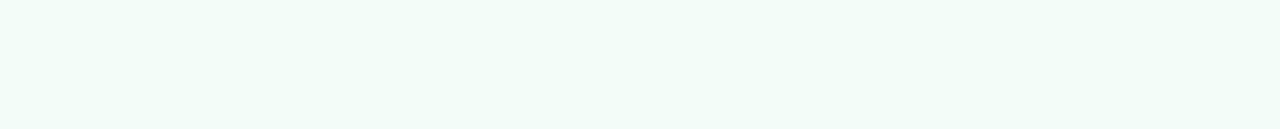
<file: thankyou.html>
<!doctype html>
<html class="no-js" lang="zxx">

<head>
    <meta charset="utf-8">
    <meta http-equiv="x-ua-compatible" content="ie=edge">
    <title>HelpingHands</title>
    <meta name="description" content="">
    <meta name="viewport" content="width=device-width, initial-scale=1">

    <!-- <link rel="manifest" href="site.webmanifest"> -->
    <link rel="shortcut icon" type="image/x-icon" href="img/Untitled_design__6_-removebg-preview.png">
    <!-- Place favicon.ico in the root directory -->

    <!-- CSS here -->
    <link rel="stylesheet" href="css/bootstrap.min.css">
    <link rel="stylesheet" href="css/owl.carousel.min.css">
    <link rel="stylesheet" href="css/magnific-popup.css">
    <link rel="stylesheet" href="css/font-awesome.min.css">
    <link rel="stylesheet" href="css/themify-icons.css">
    <link rel="stylesheet" href="css/nice-select.css">
    <link rel="stylesheet" href="css/flaticon.css">
    <link rel="stylesheet" href="css/gijgo.css">
    <link rel="stylesheet" href="css/animate.css">
    <link rel="stylesheet" href="css/slicknav.css">
    <link rel="stylesheet" href="css/style.css">
  
    <!-- <link rel="stylesheet" href="css/responsive.css"> -->
</head>

<body>
    <!--[if lte IE 9]>
            <p class="browserupgrade">You are using an <strong>outdated</strong> browser. Please <a href="https://browsehappy.com/">upgrade your browser</a> to improve your experience and security.</p>
        <![endif]-->

      
    <!-- header-start -->
    <header>
        <div class="header-area ">
           
            <div id="sticky-header" class="main-header-area">
                <div class="container-fluid">
                    <div class="row align-items-center">
                        <div class="col-xl-3 col-lg-3">
                            <div class="logo">
                                <a href="index.html">
                                    <img src="img/Untitled_design__5_-removebg-preview.png" alt="">
                                </a>
                            </div>
                        </div>
                        <div class="col-xl-9 col-lg-9">
                            <div class="main-menu">
                                <nav>
                                    <ul id="navigation">
                                        <li><a href="home.html">home</a></li>
                                        <li><a href="About.html">About</a></li>
                                        <li><a href="#">Categories<i class="ti-angle-down"></i></a>
                                            <ul class="submenu">
                                                <li><a href="blooddonation.html">BloodDonation</a></li>
                                                <li><a href="clothes.html">Clothes</a></li>
                                                <li><a href="food.html">Food</a></li>
                                                <li><a href="toys.html">toys</a></li>
                                            </ul>
                                        </li>
                                        
                          
                                    </ul>
                                </nav>
                                <div class="Appointment">
                                    <div class="book_btn d-none d-lg-block">
                                        
                                            <a  href="makeadonate.html" class="donate-button">Make a Donate</a>
                                    </div>
                                </div>
                            </div>
                        </div>
                        <div class="col-12">
                            <div class="mobile_menu d-block d-lg-none"></div>
                        </div>
                    </div>
                </div>
            </div>
        </div>
    </header>
    <br><br><br><br><br><br><br><br><br><br><br><br><br><br>
       
    <p style="font-size: 150px; color: black; font-weight: bold;align-items: center;text-align: center;">Thank You!❤️</p>
   
    <br><br><br><br><br><br><br><br><br><br><br><br><br><br>


      
     <!-- footer_start  -->
     <footer class="footer">
        <div class="footer_top">
            <div class="container">
                <div class="row">
                    <div class="col-xl-4 col-md-6 col-lg-4 ">
                        <div class="footer_widget">
                            <div class="footer_logo">
                                <a href="#">
                                    <img src="img/Untitled_design__6_-removebg-preview.png" alt="">
                                </a>
                            </div>
                            <p class="address_text">Lorem ipsum dolor sit amet, <br> consectetur adipiscing elit, sed do <br> eiusmod tempor incididunt ut labore.
                            </p>
                            <div class="socail_links">
                                <ul>
                                    <li>
                                        <a href="#">
                                            <i class="ti-facebook"></i>
                                        </a>
                                    </li>
                                    <li>
                                        <a href="#">
                                            <i class="ti-twitter-alt"></i>
                                        </a>
                                    </li>
                                    <li>
                                        <a href="#">
                                            <i class="fa fa-dribbble"></i>
                                        </a>
                                    </li>
                                    <li>
                                        <a href="#">
                                            <i class="fa fa-instagram"></i>
                                        </a>
                                    </li>
                                </ul>
                            </div>

                        </div>
                    </div>
                    <div class="col-xl-2 col-md-6 col-lg-2">
                        <div class="footer_widget">
                            <h3 class="footer_title">
                                Services
                            </h3>
                            <ul class="links">
                                <li><a href="#">Donate</a></li>
                                <li><a href="#">Sponsor</a></li>
                                <li><a href="#">Fundraise</a></li>
                                <li><a href="#">Volunteer</a></li>
                                <li><a href="#">Partner</a></li>
                                <li><a href="#">Jobs</a></li>
                            </ul>
                        </div>
                    </div>
                    <div class="col-xl-3 col-md-6 col-lg-3">
                        <div class="footer_widget">
                            <h3 class="footer_title">
                                Contacts
                            </h3>
                            <div class="contacts">
                                <p>+2(305) 587-3407 <br>
                                    info@loveuscharity.com <br>
                                    Kamala Institue of Technology and Science
                                   Village:Singapur
                                   Huzurabad
                                   District:Karminagar
                                </p>
                            </div>
                        </div>
                    </div>
                   
        <div class="copy-right_text">
            <div class="container">
                <div class="row">
                    <div class="bordered_1px "></div>
                    <div class="col-xl-12">
                        <p class="copy_right text-center">
                            <p><!-- Link back to Colorlib can't be removed. Template is licensed under CC BY 3.0. -->
  Copyright &copy;<script>document.write(new Date().getFullYear());</script> All rights reserved | This template is made with <i class="ti-heart" aria-hidden="true"></i> by <a href="https://colorlib.com" target="_blank">Colorlib</a>
  <!-- Link back to Colorlib can't be removed. Template is licensed under CC BY 3.0. --></p>
                        </p>
                    </div>
                </div>
            </div>
        </div>
    </footer>
    <!-- footer_end  -->

    <!-- link that opens popup -->

    <!-- JS here -->
    <script src="js/vendor/modernizr-3.5.0.min.js"></script>
    <script src="js/vendor/jquery-1.12.4.min.js"></script>
    <script src="js/popper.min.js"></script>
    <script src="js/bootstrap.min.js"></script>
    <script src="js/owl.carousel.min.js"></script>
    <script src="js/isotope.pkgd.min.js"></script>
    <script src="js/ajax-form.js"></script>
    <script src="js/waypoints.min.js"></script>
    <script src="js/jquery.counterup.min.js"></script>
    <script src="js/imagesloaded.pkgd.min.js"></script>
    <script src="js/scrollIt.js"></script>
    <script src="js/jquery.scrollUp.min.js"></script>
    <script src="js/wow.min.js"></script>
    <script src="js/nice-select.min.js"></script>
    <script src="js/jquery.slicknav.min.js"></script>
    <script src="js/jquery.magnific-popup.min.js"></script>
    <script src="js/plugins.js"></script>
    <script src="js/gijgo.min.js"></script>
    <!--contact js-->
    <script src="js/contact.js"></script>
    <script src="js/jquery.ajaxchimp.min.js"></script>
    <script src="js/jquery.form.js"></script>
    <script src="js/jquery.validate.min.js"></script>
    <script src="js/mail-script.js"></script>

    <script src="js/main.js"></script>
    <script>
        function closeModal() {
            document.getElementById("mapModal").style.display = "none";
        }
        window.onclick = function(event) {
            if (event.target === document.getElementById("mapModal")) {
                closeModal();
            }
        }
    </script>

      
</body>

</html>
</file>
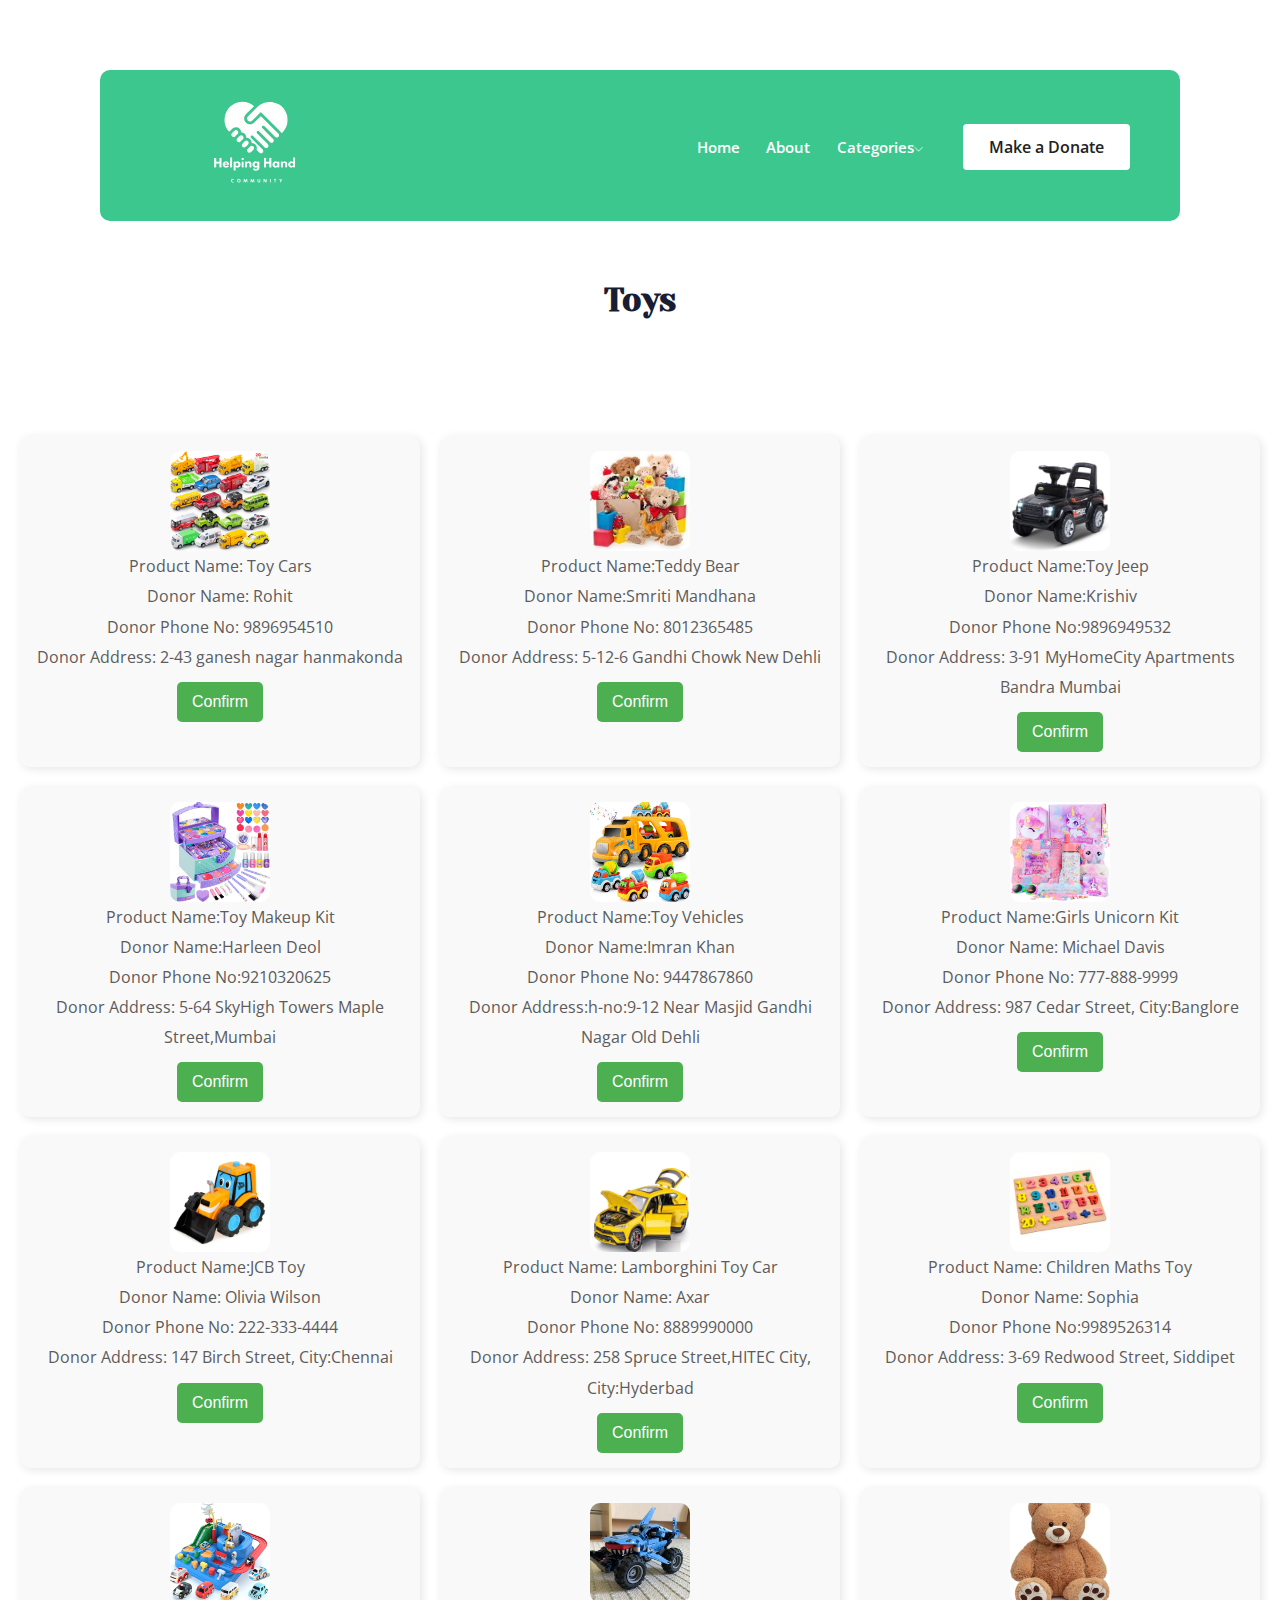
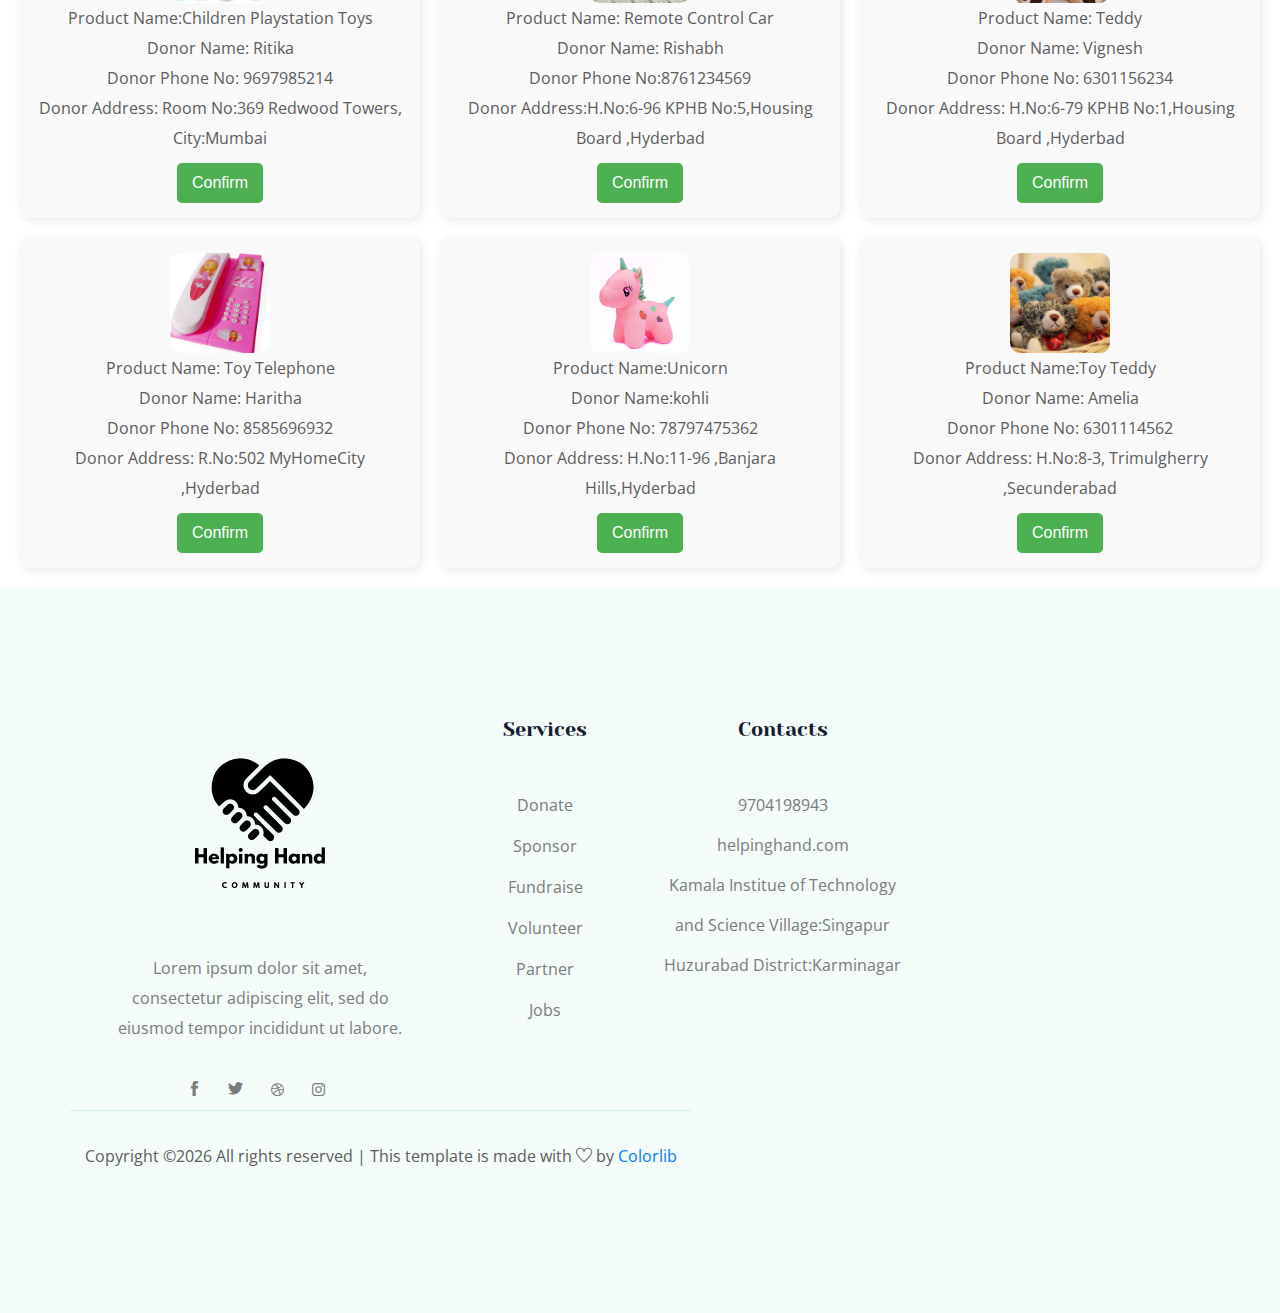
<file: toys.html>
<!doctype html>
<html class="no-js" lang="zxx">

<head>
    <meta charset="utf-8">
    <meta http-equiv="x-ua-compatible" content="ie=edge">
    <title>HelpingHands</title>
    <meta name="description" content="">
    <meta name="viewport" content="width=device-width, initial-scale=1">

    <!-- <link rel="manifest" href="site.webmanifest"> -->
    <link rel="shortcut icon" type="image/x-icon" href="img/Untitled_design__6_-removebg-preview.png">
    <!-- Place favicon.ico in the root directory -->

    <!-- CSS here -->
    <link rel="stylesheet" href="css/bootstrap.min.css">
    <link rel="stylesheet" href="css/owl.carousel.min.css">
    <link rel="stylesheet" href="css/magnific-popup.css">
    <link rel="stylesheet" href="css/font-awesome.min.css">
    <link rel="stylesheet" href="css/themify-icons.css">
    <link rel="stylesheet" href="css/nice-select.css">
    <link rel="stylesheet" href="css/flaticon.css">
    <link rel="stylesheet" href="css/gijgo.css">
    <link rel="stylesheet" href="css/animate.css">
    <link rel="stylesheet" href="css/slicknav.css">
    <link rel="stylesheet" href="css/style.css">
    <style>
        body {
            font-family: Arial, sans-serif;
            text-align: center;
            margin: 0;
            padding: 0;
        }
        header {
            background-color: #ffffff;
            padding: 20px;
            color: white;
            font-size: 24px;
            display: flex;
            align-items: center;
            justify-content: center;
        }
        header img {
            height: 100px;
            margin-right: 10px;
        }
        .gallery {
            display: grid;
            grid-template-columns: repeat(3, 1fr);
            gap: 20px;
            padding: 20px;
            justify-content: center;
        }
        .gallery .product-box {
            background: #f9f9f9;
            padding: 15px;
            border-radius: 10px;
            box-shadow: 2px 2px 10px rgba(0, 0, 0, 0.1);
            text-align: center;
        }
        .gallery img {
            width: 100px;
            height: 100px;
            object-fit: cover;
            border-radius: 10px;
        }
        .confirm-button {
            margin-top: 10px;
            padding: 8px 15px;
            background-color: #4CAF50;
            color: white;
            border: none;
            border-radius: 5px;
            cursor: pointer;
        }
    </style>
    <!-- <link rel="stylesheet" href="css/responsive.css"> -->
</head>

<body>
    <!--[if lte IE 9]>
            <p class="browserupgrade">You are using an <strong>outdated</strong> browser. Please <a href="https://browsehappy.com/">upgrade your browser</a> to improve your experience and security.</p>
        <![endif]-->

      
    <!-- header-start -->
    <header>
        <div class="header-area ">
           

            <div id="sticky-header" class="main-header-area">
                <div class="container-fluid">
                    <div class="row align-items-center">
                        <div class="col-xl-3 col-lg-3">
                            <div class="logo">
                                <a href="index.html">
                                    <img src="img/Untitled_design__5_-removebg-preview.png" alt="">
                                </a>
                            </div>
                        </div>
                        <div class="col-xl-9 col-lg-9">
                            <div class="main-menu">
                                <nav>
                                    <ul id="navigation">
                                        <li><a href="home.html">home</a></li>
                                        <li><a href="About.html">About</a></li>
                                        <li><a href="#">Categories<i class="ti-angle-down"></i></a>
                                            <ul class="submenu">
                                                <li><a href="blooddonation.html">BloodDonation</a></li>
                                                <li><a href="clothes.html">Clothes</a></li>
                                                <li><a href="food.html">Food</a></li>
                                                <li><a href="toys.html">toys</a></li>
                                            </ul>
                                        </li>

                                        
                                    </ul>
                                </nav>
                                <div class="Appointment">
                                    <div class="book_btn d-none d-lg-block">
                                        <a  href="makeadonate.html" class="donate-button">Make a Donate</a>
                                    </div>
                                </div>
                            </div>
                        </div>
                        <div class="col-12">
                            <div class="mobile_menu d-block d-lg-none"></div>
                        </div>
                    </div>
                </div>
            </div>
        </div>
    </header>
</header>
</div>
<br><br><br><br><br><br><br><br>

<h2 style="text-align: center; font-size: 32px; font-weight: bold;">Toys</h2>
<br><br>

<div class="gallery">

</div>


    <div class="gallery">
        <div class="product-box">
            <img src="img/toys/allcars.jpeg" alt="">
            <p>Product Name: Toy Cars</p>
            <p>Donor Name: Rohit</p>
            <p>Donor Phone No: 9896954510</p>
            <p>Donor Address: 2-43 ganesh nagar hanmakonda</p>
            <button class="confirm-button">Confirm</button>
        </div>
        <div class="product-box">
            <img src="img/toys/allteddys.jpg" alt="">
            <p>Product Name:Teddy Bear</p>
            <p>Donor Name:Smriti Mandhana</p>
            <p>Donor Phone No: 8012365485</p>
            <p>Donor Address: 5-12-6 Gandhi Chowk New Dehli</p>
            <button class="confirm-button">Confirm</button>
        </div>
        <div class="product-box">
            <img src="img/toys/child jeep.jpeg" alt="Medical Kits">
            <p>Product Name:Toy Jeep</p>
            <p>Donor Name:Krishiv</p>
            <p>Donor Phone No:9896949532</p>
            <p>Donor Address: 3-91 MyHomeCity Apartments Bandra Mumbai</p>
            <button class="confirm-button">Confirm</button>
        </div>
        <div class="product-box">
            <img src="img/toys/children makeupkit.jpeg" alt="Books & Stationery">
            <p>Product Name:Toy Makeup Kit</p>
            <p>Donor Name:Harleen Deol</p>
            <p>Donor Phone No:9210320625</p>
            <p>Donor Address: 5-64 SkyHigh Towers Maple Street,Mumbai</p>
            <button class="confirm-button">Confirm</button>
        </div>
        <div class="product-box">
            <img src="img/toys/childrencars.jpg" alt="Toys">
            <p>Product Name:Toy Vehicles</p>
            <p>Donor Name:Imran Khan</p>
            <p>Donor Phone No: 9447867860</p>
            <p>Donor Address:h-no:9-12 Near Masjid Gandhi Nagar Old Dehli</p>
            <button class="confirm-button">Confirm</button>
        </div>
        <div class="product-box">
            <img src="img/toys/childrenplayingset.jpeg" alt="Blankets">
            <p>Product Name:Girls Unicorn Kit</p>
            <p>Donor Name: Michael Davis</p>
            <p>Donor Phone No: 777-888-9999</p>
            <p>Donor Address: 987 Cedar Street, City:Banglore</p>
            <button class="confirm-button">Confirm</button>
        </div>
        <div class="product-box">
            <img src="img/toys/jcbtoy.jpeg" alt="Hygiene Kits">
            <p>Product Name:JCB Toy</p>
            <p>Donor Name: Olivia Wilson</p>
            <p>Donor Phone No: 222-333-4444</p>
            <p>Donor Address: 147 Birch Street, City:Chennai</p>
            <button class="confirm-button">Confirm</button>
        </div>
        <div class="product-box">
            <img src="img/toys/lambo car.jpeg" alt="School Bags">
            <p>Product Name: Lamborghini Toy Car</p>
            <p>Donor Name: Axar </p>
            <p>Donor Phone No: 8889990000</p>
            <p>Donor Address: 258 Spruce Street,HITEC City, City:Hyderbad</p>
            <button class="confirm-button">Confirm</button>
        </div>
        <div class="product-box">
            <img src="img/toys/learnmaths.jpeg" alt="Footwear">
            <p>Product Name: Children Maths Toy</p>
            <p>Donor Name: Sophia</p>
            <p>Donor Phone No:9989526314</p>
            <p>Donor Address: 3-69 Redwood Street, Siddipet</p>
            <button class="confirm-button">Confirm</button>
        </div>
        <div class="product-box">
            <img src="img/toys/playstation.jpeg" alt="Footwear">
            <p>Product Name:Children Playstation Toys</p>
            <p>Donor Name: Ritika</p>
            <p>Donor Phone No: 9697985214</p>
            <p>Donor Address: Room No:369 Redwood Towers, City:Mumbai</p>
            <button class="confirm-button">Confirm</button>
        </div>
        <div class="product-box">
            <img src="img/toys/remote control car.jpeg" alt="Footwear">
            <p>Product Name: Remote Control Car</p>
            <p>Donor Name: Rishabh</p>
            <p>Donor Phone No:8761234569</p>
            <p>Donor Address:H.No:6-96 KPHB No:5,Housing Board ,Hyderbad</p>
            <button class="confirm-button">Confirm</button>
        </div>
        <div class="product-box">
            <img src="img/toys/teddy.jpeg" alt="Footwear">
            <p>Product Name: Teddy</p>
            <p>Donor Name: Vignesh</p>
            <p>Donor Phone No: 6301156234</p>
            <p>Donor Address: H.No:6-79 KPHB No:1,Housing Board ,Hyderbad</p>
            <button class="confirm-button">Confirm</button>
        </div>
        <div class="product-box">
            <img src="img/toys/telephone1.jpeg" alt="Footwear">
            <p>Product Name: Toy Telephone</p>
            <p>Donor Name: Haritha</p>
            <p>Donor Phone No: 8585696932</p>
            <p>Donor Address: R.No:502 MyHomeCity ,Hyderbad</p>
            <button class="confirm-button">Confirm</button>
        </div>
        <div class="product-box">
            <img src="img/toys/unicorn.jpeg" alt="Footwear">
            <p>Product Name:Unicorn</p>
            <p>Donor Name:kohli</p>
            <p>Donor Phone No: 78797475362</p>
            <p>Donor Address: H.No:11-96 ,Banjara Hills,Hyderbad</p>
            <button class="confirm-button">Confirm</button>
        </div>
        <div class="product-box">
            <img src="img/toys/teddyss.jpg" alt="Footwear">
            <p>Product Name:Toy Teddy</p>
            <p>Donor Name: Amelia</p>
            <p>Donor Phone No: 6301114562</p>
            <p>Donor Address: H.No:8-3, Trimulgherry ,Secunderabad</p>
            <button class="confirm-button">Confirm</button>
        </div>
       
    </div>

     <!-- footer_start  -->
     <footer class="footer">
        <div class="footer_top">
            <div class="container">
                <div class="row">
                    <div class="col-xl-4 col-md-6 col-lg-4 ">
                        <div class="footer_widget">
                            <div class="footer_logo">
                                <a href="#">
                                    <img src="img/Untitled_design__6_-removebg-preview.png" alt="">
                                </a>
                            </div>
                            <p class="address_text">Lorem ipsum dolor sit amet, <br> consectetur adipiscing elit, sed do <br> eiusmod tempor incididunt ut labore.
                            </p>
                            <div class="socail_links">
                                <ul>
                                    <li>
                                        <a href="#">
                                            <i class="ti-facebook"></i>
                                        </a>
                                    </li>
                                    <li>
                                        <a href="#">
                                            <i class="ti-twitter-alt"></i>
                                        </a>
                                    </li>
                                    <li>
                                        <a href="#">
                                            <i class="fa fa-dribbble"></i>
                                        </a>
                                    </li>
                                    <li>
                                        <a href="#">
                                            <i class="fa fa-instagram"></i>
                                        </a>
                                    </li>
                                </ul>
                            </div>

                        </div>
                    </div>
                    <div class="col-xl-2 col-md-6 col-lg-2">
                        <div class="footer_widget">
                            <h3 class="footer_title">
                                Services
                            </h3>
                            <ul class="links">
                                <li><a href="#">Donate</a></li>
                                <li><a href="#">Sponsor</a></li>
                                <li><a href="#">Fundraise</a></li>
                                <li><a href="#">Volunteer</a></li>
                                <li><a href="#">Partner</a></li>
                                <li><a href="#">Jobs</a></li>
                            </ul>
                        </div>
                    </div>
                    <div class="col-xl-3 col-md-6 col-lg-3">
                        <div class="footer_widget">
                            <h3 class="footer_title">
                                Contacts
                            </h3>
                            <div class="contacts">
                                <p>9704198943<br>
                                    helpinghand.com <br>
                                   Kamala Institue of Technology and Science
                                   Village:Singapur
                                   Huzurabad
                                   District:Karminagar
                                </p>
                            </div>
                        </div>
                    </div>
                    
        <div class="copy-right_text">
            <div class="container">
                <div class="row">
                    <div class="bordered_1px "></div>
                    <div class="col-xl-12">
                        <p class="copy_right text-center">
                            <p><!-- Link back to Colorlib can't be removed. Template is licensed under CC BY 3.0. -->
  Copyright &copy;<script>document.write(new Date().getFullYear());</script> All rights reserved | This template is made with <i class="ti-heart" aria-hidden="true"></i> by <a href="https://colorlib.com" target="_blank">Colorlib</a>
  <!-- Link back to Colorlib can't be removed. Template is licensed under CC BY 3.0. --></p>
                        </p>
                    </div>
                </div>
            </div>
        </div>
    </footer>
    <!-- footer_end  -->

    <!-- link that opens popup -->

    <!-- JS here -->
    <script src="js/vendor/modernizr-3.5.0.min.js"></script>
    <script src="js/vendor/jquery-1.12.4.min.js"></script>
    <script src="js/popper.min.js"></script>
    <script src="js/bootstrap.min.js"></script>
    <script src="js/owl.carousel.min.js"></script>
    <script src="js/isotope.pkgd.min.js"></script>
    <script src="js/ajax-form.js"></script>
    <script src="js/waypoints.min.js"></script>
    <script src="js/jquery.counterup.min.js"></script>
    <script src="js/imagesloaded.pkgd.min.js"></script>
    <script src="js/scrollIt.js"></script>
    <script src="js/jquery.scrollUp.min.js"></script>
    <script src="js/wow.min.js"></script>
    <script src="js/nice-select.min.js"></script>
    <script src="js/jquery.slicknav.min.js"></script>
    <script src="js/jquery.magnific-popup.min.js"></script>
    <script src="js/plugins.js"></script>
    <script src="js/gijgo.min.js"></script>
    <!--contact js-->
    <script src="js/contact.js"></script>
    <script src="js/jquery.ajaxchimp.min.js"></script>
    <script src="js/jquery.form.js"></script>
    <script src="js/jquery.validate.min.js"></script>
    <script src="js/mail-script.js"></script>

    <script src="js/main.js"></script>
    <script>
        document.addEventListener("DOMContentLoaded", function () {
            let buttons = document.querySelectorAll(".confirm-button");
    
            buttons.forEach(button => {
                button.addEventListener("click", function () {
                    this.style.display = "none"; // Hide the button
                    let confirmedText = document.createElement("p");
                    confirmedText.textContent = "Confirmed";
                    confirmedText.style.color = "green"; // Optional: Change text color
                    confirmedText.style.fontWeight = "bold";
                    this.parentElement.appendChild(confirmedText); // Add the text after the button
                });
            });
        });
    </script>
    
    

</body>

</html>
</file>
<file: css/themify-icons.css>
@font-face {
	font-family: 'themify';
	src:url('../fonts/themify.eot?-fvbane');
	src:url('../fonts/themify.eot?#iefix-fvbane') format('embedded-opentype'),
		url('../fonts/themify.woff?-fvbane') format('woff'),
		url('../fonts/themify.ttf?-fvbane') format('truetype'),
		url('../fonts/themify.svg?-fvbane#themify') format('svg');
	font-weight: normal;
	font-style: normal;
}

[class^="ti-"], [class*=" ti-"] {
	font-family: 'themify';
	/* speak: none; */
	font-style: normal;
	font-weight: normal;
	font-variant: normal;
	text-transform: none;
	line-height: 1;

	/* Better Font Rendering =========== */
	-webkit-font-smoothing: antialiased;
	-moz-osx-font-smoothing: grayscale;
}

.ti-wand:before {
	content: "\e600";
}
.ti-volume:before {
	content: "\e601";
}
.ti-user:before {
	content: "\e602";
}
.ti-unlock:before {
	content: "\e603";
}
.ti-unlink:before {
	content: "\e604";
}
.ti-trash:before {
	content: "\e605";
}
.ti-thought:before {
	content: "\e606";
}
.ti-target:before {
	content: "\e607";
}
.ti-tag:before {
	content: "\e608";
}
.ti-tablet:before {
	content: "\e609";
}
.ti-star:before {
	content: "\e60a";
}
.ti-spray:before {
	content: "\e60b";
}
.ti-signal:before {
	content: "\e60c";
}
.ti-shopping-cart:before {
	content: "\e60d";
}
.ti-shopping-cart-full:before {
	content: "\e60e";
}
.ti-settings:before {
	content: "\e60f";
}
.ti-search:before {
	content: "\e610";
}
.ti-zoom-in:before {
	content: "\e611";
}
.ti-zoom-out:before {
	content: "\e612";
}
.ti-cut:before {
	content: "\e613";
}
.ti-ruler:before {
	content: "\e614";
}
.ti-ruler-pencil:before {
	content: "\e615";
}
.ti-ruler-alt:before {
	content: "\e616";
}
.ti-bookmark:before {
	content: "\e617";
}
.ti-bookmark-alt:before {
	content: "\e618";
}
.ti-reload:before {
	content: "\e619";
}
.ti-plus:before {
	content: "\e61a";
}
.ti-pin:before {
	content: "\e61b";
}
.ti-pencil:before {
	content: "\e61c";
}
.ti-pencil-alt:before {
	content: "\e61d";
}
.ti-paint-roller:before {
	content: "\e61e";
}
.ti-paint-bucket:before {
	content: "\e61f";
}
.ti-na:before {
	content: "\e620";
}
.ti-mobile:before {
	content: "\e621";
}
.ti-minus:before {
	content: "\e622";
}
.ti-medall:before {
	content: "\e623";
}
.ti-medall-alt:before {
	content: "\e624";
}
.ti-marker:before {
	content: "\e625";
}
.ti-marker-alt:before {
	content: "\e626";
}
.ti-arrow-up:before {
	content: "\e627";
}
.ti-arrow-right:before {
	content: "\e628";
}
.ti-arrow-left:before {
	content: "\e629";
}
.ti-arrow-down:before {
	content: "\e62a";
}
.ti-lock:before {
	content: "\e62b";
}
.ti-location-arrow:before {
	content: "\e62c";
}
.ti-link:before {
	content: "\e62d";
}
.ti-layout:before {
	content: "\e62e";
}
.ti-layers:before {
	content: "\e62f";
}
.ti-layers-alt:before {
	content: "\e630";
}
.ti-key:before {
	content: "\e631";
}
.ti-import:before {
	content: "\e632";
}
.ti-image:before {
	content: "\e633";
}
.ti-heart:before {
	content: "\e634";
}
.ti-heart-broken:before {
	content: "\e635";
}
.ti-hand-stop:before {
	content: "\e636";
}
.ti-hand-open:before {
	content: "\e637";
}
.ti-hand-drag:before {
	content: "\e638";
}
.ti-folder:before {
	content: "\e639";
}
.ti-flag:before {
	content: "\e63a";
}
.ti-flag-alt:before {
	content: "\e63b";
}
.ti-flag-alt-2:before {
	content: "\e63c";
}
.ti-eye:before {
	content: "\e63d";
}
.ti-export:before {
	content: "\e63e";
}
.ti-exchange-vertical:before {
	content: "\e63f";
}
.ti-desktop:before {
	content: "\e640";
}
.ti-cup:before {
	content: "\e641";
}
.ti-crown:before {
	content: "\e642";
}
.ti-comments:before {
	content: "\e643";
}
.ti-comment:before {
	content: "\e644";
}
.ti-comment-alt:before {
	content: "\e645";
}
.ti-close:before {
	content: "\e646";
}
.ti-clip:before {
	content: "\e647";
}
.ti-angle-up:before {
	content: "\e648";
}
.ti-angle-right:before {
	content: "\e649";
}
.ti-angle-left:before {
	content: "\e64a";
}
.ti-angle-down:before {
	content: "\e64b";
}
.ti-check:before {
	content: "\e64c";
}
.ti-check-box:before {
	content: "\e64d";
}
.ti-camera:before {
	content: "\e64e";
}
.ti-announcement:before {
	content: "\e64f";
}
.ti-brush:before {
	content: "\e650";
}
.ti-briefcase:before {
	content: "\e651";
}
.ti-bolt:before {
	content: "\e652";
}
.ti-bolt-alt:before {
	content: "\e653";
}
.ti-blackboard:before {
	content: "\e654";
}
.ti-bag:before {
	content: "\e655";
}
.ti-move:before {
	content: "\e656";
}
.ti-arrows-vertical:before {
	content: "\e657";
}
.ti-arrows-horizontal:before {
	content: "\e658";
}
.ti-fullscreen:before {
	content: "\e659";
}
.ti-arrow-top-right:before {
	content: "\e65a";
}
.ti-arrow-top-left:before {
	content: "\e65b";
}
.ti-arrow-circle-up:before {
	content: "\e65c";
}
.ti-arrow-circle-right:before {
	content: "\e65d";
}
.ti-arrow-circle-left:before {
	content: "\e65e";
}
.ti-arrow-circle-down:before {
	content: "\e65f";
}
.ti-angle-double-up:before {
	content: "\e660";
}
.ti-angle-double-right:before {
	content: "\e661";
}
.ti-angle-double-left:before {
	content: "\e662";
}
.ti-angle-double-down:before {
	content: "\e663";
}
.ti-zip:before {
	content: "\e664";
}
.ti-world:before {
	content: "\e665";
}
.ti-wheelchair:before {
	content: "\e666";
}
.ti-view-list:before {
	content: "\e667";
}
.ti-view-list-alt:before {
	content: "\e668";
}
.ti-view-grid:before {
	content: "\e669";
}
.ti-uppercase:before {
	content: "\e66a";
}
.ti-upload:before {
	content: "\e66b";
}
.ti-underline:before {
	content: "\e66c";
}
.ti-truck:before {
	content: "\e66d";
}
.ti-timer:before {
	content: "\e66e";
}
.ti-ticket:before {
	content: "\e66f";
}
.ti-thumb-up:before {
	content: "\e670";
}
.ti-thumb-down:before {
	content: "\e671";
}
.ti-text:before {
	content: "\e672";
}
.ti-stats-up:before {
	content: "\e673";
}
.ti-stats-down:before {
	content: "\e674";
}
.ti-split-v:before {
	content: "\e675";
}
.ti-split-h:before {
	content: "\e676";
}
.ti-smallcap:before {
	content: "\e677";
}
.ti-shine:before {
	content: "\e678";
}
.ti-shift-right:before {
	content: "\e679";
}
.ti-shift-left:before {
	content: "\e67a";
}
.ti-shield:before {
	content: "\e67b";
}
.ti-notepad:before {
	content: "\e67c";
}
.ti-server:before {
	content: "\e67d";
}
.ti-quote-right:before {
	content: "\e67e";
}
.ti-quote-left:before {
	content: "\e67f";
}
.ti-pulse:before {
	content: "\e680";
}
.ti-printer:before {
	content: "\e681";
}
.ti-power-off:before {
	content: "\e682";
}
.ti-plug:before {
	content: "\e683";
}
.ti-pie-chart:before {
	content: "\e684";
}
.ti-paragraph:before {
	content: "\e685";
}
.ti-panel:before {
	content: "\e686";
}
.ti-package:before {
	content: "\e687";
}
.ti-music:before {
	content: "\e688";
}
.ti-music-alt:before {
	content: "\e689";
}
.ti-mouse:before {
	content: "\e68a";
}
.ti-mouse-alt:before {
	content: "\e68b";
}
.ti-money:before {
	content: "\e68c";
}
.ti-microphone:before {
	content: "\e68d";
}
.ti-menu:before {
	content: "\e68e";
}
.ti-menu-alt:before {
	content: "\e68f";
}
.ti-map:before {
	content: "\e690";
}
.ti-map-alt:before {
	content: "\e691";
}
.ti-loop:before {
	content: "\e692";
}
.ti-location-pin:before {
	content: "\e693";
}
.ti-list:before {
	content: "\e694";
}
.ti-light-bulb:before {
	content: "\e695";
}
.ti-Italic:before {
	content: "\e696";
}
.ti-info:before {
	content: "\e697";
}
.ti-infinite:before {
	content: "\e698";
}
.ti-id-badge:before {
	content: "\e699";
}
.ti-hummer:before {
	content: "\e69a";
}
.ti-home:before {
	content: "\e69b";
}
.ti-help:before {
	content: "\e69c";
}
.ti-headphone:before {
	content: "\e69d";
}
.ti-harddrives:before {
	content: "\e69e";
}
.ti-harddrive:before {
	content: "\e69f";
}
.ti-gift:before {
	content: "\e6a0";
}
.ti-game:before {
	content: "\e6a1";
}
.ti-filter:before {
	content: "\e6a2";
}
.ti-files:before {
	content: "\e6a3";
}
.ti-file:before {
	content: "\e6a4";
}
.ti-eraser:before {
	content: "\e6a5";
}
.ti-envelope:before {
	content: "\e6a6";
}
.ti-download:before {
	content: "\e6a7";
}
.ti-direction:before {
	content: "\e6a8";
}
.ti-direction-alt:before {
	content: "\e6a9";
}
.ti-dashboard:before {
	content: "\e6aa";
}
.ti-control-stop:before {
	content: "\e6ab";
}
.ti-control-shuffle:before {
	content: "\e6ac";
}
.ti-control-play:before {
	content: "\e6ad";
}
.ti-control-pause:before {
	content: "\e6ae";
}
.ti-control-forward:before {
	content: "\e6af";
}
.ti-control-backward:before {
	content: "\e6b0";
}
.ti-cloud:before {
	content: "\e6b1";
}
.ti-cloud-up:before {
	content: "\e6b2";
}
.ti-cloud-down:before {
	content: "\e6b3";
}
.ti-clipboard:before {
	content: "\e6b4";
}
.ti-car:before {
	content: "\e6b5";
}
.ti-calendar:before {
	content: "\e6b6";
}
.ti-book:before {
	content: "\e6b7";
}
.ti-bell:before {
	content: "\e6b8";
}
.ti-basketball:before {
	content: "\e6b9";
}
.ti-bar-chart:before {
	content: "\e6ba";
}
.ti-bar-chart-alt:before {
	content: "\e6bb";
}
.ti-back-right:before {
	content: "\e6bc";
}
.ti-back-left:before {
	content: "\e6bd";
}
.ti-arrows-corner:before {
	content: "\e6be";
}
.ti-archive:before {
	content: "\e6bf";
}
.ti-anchor:before {
	content: "\e6c0";
}
.ti-align-right:before {
	content: "\e6c1";
}
.ti-align-left:before {
	content: "\e6c2";
}
.ti-align-justify:before {
	content: "\e6c3";
}
.ti-align-center:before {
	content: "\e6c4";
}
.ti-alert:before {
	content: "\e6c5";
}
.ti-alarm-clock:before {
	content: "\e6c6";
}
.ti-agenda:before {
	content: "\e6c7";
}
.ti-write:before {
	content: "\e6c8";
}
.ti-window:before {
	content: "\e6c9";
}
.ti-widgetized:before {
	content: "\e6ca";
}
.ti-widget:before {
	content: "\e6cb";
}
.ti-widget-alt:before {
	content: "\e6cc";
}
.ti-wallet:before {
	content: "\e6cd";
}
.ti-video-clapper:before {
	content: "\e6ce";
}
.ti-video-camera:before {
	content: "\e6cf";
}
.ti-vector:before {
	content: "\e6d0";
}
.ti-themify-logo:before {
	content: "\e6d1";
}
.ti-themify-favicon:before {
	content: "\e6d2";
}
.ti-themify-favicon-alt:before {
	content: "\e6d3";
}
.ti-support:before {
	content: "\e6d4";
}
.ti-stamp:before {
	content: "\e6d5";
}
.ti-split-v-alt:before {
	content: "\e6d6";
}
.ti-slice:before {
	content: "\e6d7";
}
.ti-shortcode:before {
	content: "\e6d8";
}
.ti-shift-right-alt:before {
	content: "\e6d9";
}
.ti-shift-left-alt:before {
	content: "\e6da";
}
.ti-ruler-alt-2:before {
	content: "\e6db";
}
.ti-receipt:before {
	content: "\e6dc";
}
.ti-pin2:before {
	content: "\e6dd";
}
.ti-pin-alt:before {
	content: "\e6de";
}
.ti-pencil-alt2:before {
	content: "\e6df";
}
.ti-palette:before {
	content: "\e6e0";
}
.ti-more:before {
	content: "\e6e1";
}
.ti-more-alt:before {
	content: "\e6e2";
}
.ti-microphone-alt:before {
	content: "\e6e3";
}
.ti-magnet:before {
	content: "\e6e4";
}
.ti-line-double:before {
	content: "\e6e5";
}
.ti-line-dotted:before {
	content: "\e6e6";
}
.ti-line-dashed:before {
	content: "\e6e7";
}
.ti-layout-width-full:before {
	content: "\e6e8";
}
.ti-layout-width-default:before {
	content: "\e6e9";
}
.ti-layout-width-default-alt:before {
	content: "\e6ea";
}
.ti-layout-tab:before {
	content: "\e6eb";
}
.ti-layout-tab-window:before {
	content: "\e6ec";
}
.ti-layout-tab-v:before {
	content: "\e6ed";
}
.ti-layout-tab-min:before {
	content: "\e6ee";
}
.ti-layout-slider:before {
	content: "\e6ef";
}
.ti-layout-slider-alt:before {
	content: "\e6f0";
}
.ti-layout-sidebar-right:before {
	content: "\e6f1";
}
.ti-layout-sidebar-none:before {
	content: "\e6f2";
}
.ti-layout-sidebar-left:before {
	content: "\e6f3";
}
.ti-layout-placeholder:before {
	content: "\e6f4";
}
.ti-layout-menu:before {
	content: "\e6f5";
}
.ti-layout-menu-v:before {
	content: "\e6f6";
}
.ti-layout-menu-separated:before {
	content: "\e6f7";
}
.ti-layout-menu-full:before {
	content: "\e6f8";
}
.ti-layout-media-right-alt:before {
	content: "\e6f9";
}
.ti-layout-media-right:before {
	content: "\e6fa";
}
.ti-layout-media-overlay:before {
	content: "\e6fb";
}
.ti-layout-media-overlay-alt:before {
	content: "\e6fc";
}
.ti-layout-media-overlay-alt-2:before {
	content: "\e6fd";
}
.ti-layout-media-left-alt:before {
	content: "\e6fe";
}
.ti-layout-media-left:before {
	content: "\e6ff";
}
.ti-layout-media-center-alt:before {
	content: "\e700";
}
.ti-layout-media-center:before {
	content: "\e701";
}
.ti-layout-list-thumb:before {
	content: "\e702";
}
.ti-layout-list-thumb-alt:before {
	content: "\e703";
}
.ti-layout-list-post:before {
	content: "\e704";
}
.ti-layout-list-large-image:before {
	content: "\e705";
}
.ti-layout-line-solid:before {
	content: "\e706";
}
.ti-layout-grid4:before {
	content: "\e707";
}
.ti-layout-grid3:before {
	content: "\e708";
}
.ti-layout-grid2:before {
	content: "\e709";
}
.ti-layout-grid2-thumb:before {
	content: "\e70a";
}
.ti-layout-cta-right:before {
	content: "\e70b";
}
.ti-layout-cta-left:before {
	content: "\e70c";
}
.ti-layout-cta-center:before {
	content: "\e70d";
}
.ti-layout-cta-btn-right:before {
	content: "\e70e";
}
.ti-layout-cta-btn-left:before {
	content: "\e70f";
}
.ti-layout-column4:before {
	content: "\e710";
}
.ti-layout-column3:before {
	content: "\e711";
}
.ti-layout-column2:before {
	content: "\e712";
}
.ti-layout-accordion-separated:before {
	content: "\e713";
}
.ti-layout-accordion-merged:before {
	content: "\e714";
}
.ti-layout-accordion-list:before {
	content: "\e715";
}
.ti-ink-pen:before {
	content: "\e716";
}
.ti-info-alt:before {
	content: "\e717";
}
.ti-help-alt:before {
	content: "\e718";
}
.ti-headphone-alt:before {
	content: "\e719";
}
.ti-hand-point-up:before {
	content: "\e71a";
}
.ti-hand-point-right:before {
	content: "\e71b";
}
.ti-hand-point-left:before {
	content: "\e71c";
}
.ti-hand-point-down:before {
	content: "\e71d";
}
.ti-gallery:before {
	content: "\e71e";
}
.ti-face-smile:before {
	content: "\e71f";
}
.ti-face-sad:before {
	content: "\e720";
}
.ti-credit-card:before {
	content: "\e721";
}
.ti-control-skip-forward:before {
	content: "\e722";
}
.ti-control-skip-backward:before {
	content: "\e723";
}
.ti-control-record:before {
	content: "\e724";
}
.ti-control-eject:before {
	content: "\e725";
}
.ti-comments-smiley:before {
	content: "\e726";
}
.ti-brush-alt:before {
	content: "\e727";
}
.ti-youtube:before {
	content: "\e728";
}
.ti-vimeo:before {
	content: "\e729";
}
.ti-twitter:before {
	content: "\e72a";
}
.ti-time:before {
	content: "\e72b";
}
.ti-tumblr:before {
	content: "\e72c";
}
.ti-skype:before {
	content: "\e72d";
}
.ti-share:before {
	content: "\e72e";
}
.ti-share-alt:before {
	content: "\e72f";
}
.ti-rocket:before {
	content: "\e730";
}
.ti-pinterest:before {
	content: "\e731";
}
.ti-new-window:before {
	content: "\e732";
}
.ti-microsoft:before {
	content: "\e733";
}
.ti-list-ol:before {
	content: "\e734";
}
.ti-linkedin:before {
	content: "\e735";
}
.ti-layout-sidebar-2:before {
	content: "\e736";
}
.ti-layout-grid4-alt:before {
	content: "\e737";
}
.ti-layout-grid3-alt:before {
	content: "\e738";
}
.ti-layout-grid2-alt:before {
	content: "\e739";
}
.ti-layout-column4-alt:before {
	content: "\e73a";
}
.ti-layout-column3-alt:before {
	content: "\e73b";
}
.ti-layout-column2-alt:before {
	content: "\e73c";
}
.ti-instagram:before {
	content: "\e73d";
}
.ti-google:before {
	content: "\e73e";
}
.ti-github:before {
	content: "\e73f";
}
.ti-flickr:before {
	content: "\e740";
}
.ti-facebook:before {
	content: "\e741";
}
.ti-dropbox:before {
	content: "\e742";
}
.ti-dribbble:before {
	content: "\e743";
}
.ti-apple:before {
	content: "\e744";
}
.ti-android:before {
	content: "\e745";
}
.ti-save:before {
	content: "\e746";
}
.ti-save-alt:before {
	content: "\e747";
}
.ti-yahoo:before {
	content: "\e748";
}
.ti-wordpress:before {
	content: "\e749";
}
.ti-vimeo-alt:before {
	content: "\e74a";
}
.ti-twitter-alt:before {
	content: "\e74b";
}
.ti-tumblr-alt:before {
	content: "\e74c";
}
.ti-trello:before {
	content: "\e74d";
}
.ti-stack-overflow:before {
	content: "\e74e";
}
.ti-soundcloud:before {
	content: "\e74f";
}
.ti-sharethis:before {
	content: "\e750";
}
.ti-sharethis-alt:before {
	content: "\e751";
}
.ti-reddit:before {
	content: "\e752";
}
.ti-pinterest-alt:before {
	content: "\e753";
}
.ti-microsoft-alt:before {
	content: "\e754";
}
.ti-linux:before {
	content: "\e755";
}
.ti-jsfiddle:before {
	content: "\e756";
}
.ti-joomla:before {
	content: "\e757";
}
.ti-html5:before {
	content: "\e758";
}
.ti-flickr-alt:before {
	content: "\e759";
}
.ti-email:before {
	content: "\e75a";
}
.ti-drupal:before {
	content: "\e75b";
}
.ti-dropbox-alt:before {
	content: "\e75c";
}
.ti-css3:before {
	content: "\e75d";
}
.ti-rss:before {
	content: "\e75e";
}
.ti-rss-alt:before {
	content: "\e75f";
}
</file>
<file: css/nice-select.css>
.nice-select {
  -webkit-tap-highlight-color: transparent;
  background-color: #fff;
  border-radius: 5px;
  border: solid 1px #e8e8e8;
  box-sizing: border-box;
  clear: both;
  cursor: pointer;
  display: block;
  float: left;
  font-family: inherit;
  font-size: 14px;
  font-weight: normal;
  height: 42px;
  line-height: 40px;
  outline: none;
  padding-left: 18px;
  padding-right: 30px;
  position: relative;
  text-align: left !important;
  -webkit-transition: all 0.2s ease-in-out;
  transition: all 0.2s ease-in-out;
  -webkit-user-select: none;
     -moz-user-select: none;
      -ms-user-select: none;
          user-select: none;
  white-space: nowrap;
  width: auto; }
  .nice-select:hover {
    border-color: #dbdbdb; }
  .nice-select:active, .nice-select.open, .nice-select:focus {
    border-color: #999; }


  .nice-select.disabled {
    border-color: #ededed;
    color: #999;
    pointer-events: none; }
    .nice-select.disabled:after {
      border-color: #cccccc; }
  .nice-select.wide {
    width: 100%; }
    .nice-select.wide .list {
      left: 0 !important;
      right: 0 !important; }
  .nice-select.right {
    float: right; }
    .nice-select.right .list {
      left: auto;
      right: 0; }
  .nice-select.small {
    font-size: 12px;
    height: 36px;
    line-height: 34px; }
    .nice-select.small:after {
      height: 4px;
      width: 4px; }
    .nice-select.small .option {
      line-height: 34px;
      min-height: 34px; }
  .nice-select .list {
    background-color: #fff;
    border-radius: 5px;
    box-shadow: 0 0 0 1px rgba(68, 68, 68, 0.11);
    box-sizing: border-box;
    margin-top: 4px;
    opacity: 0;
    overflow: hidden;
    padding: 0;
    pointer-events: none;
    position: absolute;
    top: 100%;
    left: 0;
    -webkit-transform-origin: 50% 0;
        -ms-transform-origin: 50% 0;
            transform-origin: 50% 0;
    -webkit-transform: scale(0.75) translateY(-21px);
        -ms-transform: scale(0.75) translateY(-21px);
            transform: scale(0.75) translateY(-21px);
    -webkit-transition: all 0.2s cubic-bezier(0.5, 0, 0, 1.25), opacity 0.15s ease-out;
    transition: all 0.2s cubic-bezier(0.5, 0, 0, 1.25), opacity 0.15s ease-out;
    z-index: 9; }
    .nice-select .list:hover .option:not(:hover) {
      background-color: transparent !important; }
  .nice-select .option {
    cursor: pointer;
    font-weight: 400;
    line-height: 40px;
    list-style: none;
    min-height: 40px;
    outline: none;
    padding-left: 18px;
    padding-right: 29px;
    text-align: left;
    -webkit-transition: all 0.2s;
    transition: all 0.2s; }
    .nice-select .option:hover, .nice-select .option.focus, .nice-select .option.selected.focus {
      background-color: #f6f6f6; }
    .nice-select .option.selected {
      font-weight: bold; }
    .nice-select .option.disabled {
      background-color: transparent;
      color: #999;
      cursor: default; }

.no-csspointerevents .nice-select .list {
  display: none; }

.no-csspointerevents .nice-select.open .list {
  display: block; }





  /* ,,,,,,,,,,,,,,,, */


  .nice-select:after {
    content: "\e64b";
    display: block;
    height: 5px;
    margin-top: -5px;
    pointer-events: none;
    position: absolute;
    right: 30px;
    top: 8px;
    transition: all 0.15s ease-in-out;
    width: 5px;
    font-family: 'themify';
    color: #ddd; }

    .nice-select.open:after {
 }
    .nice-select.open .list {
      opacity: 1;
      pointer-events: auto;
      -webkit-transform: scale(1) translateY(0);
          -ms-transform: scale(1) translateY(0);
              transform: scale(1) translateY(0); }
</file>
<file: css/flaticon.css>
/*
  	Flaticon icon font: Flaticon
  	Creation date: 16/01/2020 12:03
  	*/

@font-face {
  font-family: "Flaticon";
  src: url("../fonts/Flaticon.eot");
  src: url("../fonts/Flaticon.eot?#iefix") format("embedded-opentype"),
       url("../fonts/Flaticon.woff2") format("woff2"),
       url("../fonts/Flaticon.woff") format("woff"),
       url("../fonts/Flaticon.ttf") format("truetype"),
       url("../fonts/Flaticon.svg#Flaticon") format("svg");
  font-weight: normal;
  font-style: normal;
}

@media screen and (-webkit-min-device-pixel-ratio:0) {
  @font-face {
    font-family: "Flaticon";
    src: url("../fonts/Flaticon.svg#Flaticon") format("svg");
  }
}

[class^="flaticon-"]:before, [class*=" flaticon-"]:before,
[class^="flaticon-"]:after, [class*=" flaticon-"]:after {   
  font-family: Flaticon;
font-style: normal;
}

.flaticon-ui:before { content: "\f100"; }
.flaticon-calendar:before { content: "\f101"; }
.flaticon-heart-beat:before { content: "\f102"; }
.flaticon-in-love:before { content: "\f103"; }
.flaticon-hug:before { content: "\f104"; }
</file>
<file: css/gijgo.css>
.gj-button {
    background-color: #f5f5f5;
    border: 1px solid #ddd;
    color: #000;
    border-radius: 3px;
    padding: 6px 10px;
    cursor: pointer;
}

.gj-unselectable {
    -webkit-touch-callout: none;
    -webkit-user-select: none;
    -khtml-user-select: none;
    -moz-user-select: none;
    -ms-user-select: none;
    user-select: none;
}

.gj-row {
    display: -webkit-box;
    display: -ms-flexbox;
    display: flex;
    -ms-flex-wrap: wrap;
    flex-wrap: wrap;
}

.gj-margin-left-5 {
    margin-left: 5px;
}

.gj-margin-left-10 {
    margin-left: 10px;
}

.gj-width-full {
    width: 100%;
}

.gj-cursor-pointer {
    cursor: pointer;
}

.gj-text-align-center {
    text-align: center;
}

.gj-font-size-16 {
    font-size: 16px;
}

.gj-hidden {
    display: none;
}

/** Material Design */
.gj-button-md {
    background: 0 0;
    border: none;
    border-radius: 2px;
    color: rgba(0, 0, 0, 0.87);
    position: relative;
    height: 36px;
    margin: 0;
    min-width: 64px;
    padding: 0 16px;
    display: inline-block;
    font-family: "Roboto","Helvetica","Arial",sans-serif;
    font-size: 1rem;
    font-weight: 500;
    text-transform: uppercase;
    letter-spacing: 0;
    overflow: hidden;
    will-change: box-shadow;
    transition: box-shadow .2s cubic-bezier(.4,0,1,1),background-color .2s cubic-bezier(.4,0,.2,1),color .2s cubic-bezier(.4,0,.2,1);
    outline: none;
    cursor: pointer;
    text-decoration: none;
    text-align: center;
    line-height: 36px;
    vertical-align: middle;
    overflow: hidden;
    -webkit-user-select: none;
    -moz-user-select: none;
    -ms-user-select: none;
    user-select: none;
}

.gj-button-md:hover {
    background-color: rgba(158,158,158,.2);
}

.gj-button-md:disabled {
    color: rgba(0,0,0,.26);
    background: 0 0;
}

.gj-button-md .material-icons,
.gj-button-md .gj-icon {
    vertical-align: middle;
    /*font-size: 1.3rem;
    margin-right: 4px;*/
}

.gj-button-md.gj-button-md-icon {
    width: 24px;
    height: 31px;
    min-width: 24px;
    padding: 0px;
    display: table;
}

.gj-button-md.gj-button-md-icon .material-icons,
.gj-button-md.gj-button-md-icon .gj-icon {
    display: table-cell;
    margin-right: 0px;
    width: 24px;
    height: 24px;
}

.gj-button-md.active {
    background-color: rgba(158,158,158,.4);
}

.gj-button-md-group {
    position: relative;
    display: inline-block;
    vertical-align: middle;
}

.gj-textbox-md {
    border: none;
    border-bottom: 1px solid rgba(0,0,0,.42);
    display: block;
    font-family: "Helvetica","Arial",sans-serif;
    font-size: 16px;
    line-height: 16px;
    padding: 4px 0px;
    margin: 0;
    width: 100%;
    background: 0 0;
    text-align: left;
    color: rgba(0,0,0,.87);
}

.gj-textbox-md:focus,
.gj-textbox-md:active {
    border-bottom: 2px solid rgba(0,0,0,.42);
    outline: none;
}

.gj-textbox-md::placeholder {
    color: #8e8e8e;
}

.gj-textbox-md:-ms-input-placeholder {
    color: #8e8e8e;
}

.gj-textbox-md::-ms-input-placeholder {
    color: #8e8e8e;
}

.gj-md-spacer-24 {
    min-width: 24px;
    width: 24px;
    display: inline-block;
}

.gj-md-spacer-32 {
    min-width: 32px;
    width: 32px;
    display: inline-block;
}

.gj-modal {
    position: fixed;
    top: 0;
    right: 0;
    bottom: 0;
    left: 0;
    z-index: 1203;
    display: none;
    overflow: hidden;
    -webkit-overflow-scrolling: touch;
    outline: 0;
    background-color: rgba(0, 0, 0, 0.54118);
    transition: 200ms ease opacity;
    will-change: opacity;
}

/* List */
ul.gj-list li [data-role="wrapper"] {
    display: table;
    width: 100%;
}

ul.gj-list li [data-role="checkbox"] {
    display: table-cell;
    vertical-align:middle;
    text-align:center;
}

ul.gj-list li [data-role="image"] {
    display: table-cell;
    vertical-align:middle;
    text-align:center;
}

ul.gj-list li [data-role="display"] {
    display: table-cell;
    vertical-align:middle;
    cursor: pointer;
}

ul.gj-list li [data-role="display"]:empty:before {
  content: "\200b"; /* unicode zero width space character */
}

/* List - Bootstrap */
ul.gj-list-bootstrap {
    padding-left: 0px;
    margin-bottom: 0px;
}

ul.gj-list-bootstrap li {
    padding: 0px;
}

ul.gj-list-bootstrap li [data-role="wrapper"] {
    padding: 0px 10px;
}

ul.gj-list-bootstrap li [data-role="checkbox"] {
    width: 24px;
    padding: 3px;
}

ul.gj-list-bootstrap li [data-role="image"] {
    width: 24px;
    height: 24px;
}

ul.gj-list-bootstrap li [data-role="display"] {
    padding: 8px 0px 8px 4px;
}

.list-group-item.active ul li, .list-group-item.active:focus ul li, .list-group-item.active:hover ul li {
    text-shadow: none;
    color:initial;
}

/* List - Material Design */
ul.gj-list-md {
    padding: 0px;
    list-style: none;
    list-style-type: none;
    line-height: 24px;
    letter-spacing: 0;
    color: #616161; /* Gray 700 */
}

ul.gj-list-md li {
    display: list-item;
    list-style-type: none;
    padding: 0px;
    min-height: unset;
    box-sizing: border-box;
    align-items: center;
    cursor: default;
    overflow: hidden;

    font-family: "Roboto","Helvetica","Arial",sans-serif;
    font-size: 16px;
    font-weight: 400;
    letter-spacing: .04em;
    line-height: 1;
    
    -webkit-flex-direction: row;
    -ms-flex-direction: row;
    flex-direction: row;
    -webkit-flex-wrap: nowrap;
    -ms-flex-wrap: nowrap;
    flex-wrap: nowrap;
}

ul.gj-list-md li [data-role="checkbox"] {
    height: 24px;
    width: 24px;
}

ul.gj-list-md li [data-role="image"] {
    height: 24px;
    width: 24px;
}

ul.gj-list-md li [data-role="display"] {
    padding: 8px 0px 8px 5px;
    order: 0;
    flex-grow: 2;
    text-decoration: none;
    box-sizing: border-box;
    align-items: center;
    text-align: left;
    color: rgba(0,0,0,.87);
}

ul.gj-list-md li.disabled>[data-role="wrapper"]>[data-role="display"] {
    color: #9E9E9E; /* Gray 500 */
}

.gj-list-md-active {
    background: #e0e0e0;
    color: #3f51b5;
}


/* Picker */
.gj-picker {
    position: absolute;
    z-index: 1203;
    background-color: #fff;
}

.gj-picker .selected {
    color: #fff;
}

/* Material Design */
.gj-picker-md {
    font-family: "Roboto","Helvetica","Arial",sans-serif;
    font-size: 16px;
    font-weight: 400;
    letter-spacing: .04em;
    line-height: 1;
    color: rgba(0,0,0,.87);
    border: 1px solid #E0E0E0;
}

.gj-modal .gj-picker-md {
    border: 0px;
}

.gj-picker-md [role="header"] {
    color: rgba(255, 255, 255, 0.54);
    display: flex;
    background: #2196f3;
    align-items: baseline;
    user-select: none;
    justify-content: center;
}

.gj-picker-md [role="footer"] {
    float: right;
    padding: 10px;
}

.gj-picker-md [role="footer"] button.gj-button-md {
    color: #2196f3;
    font-weight: bold;
    font-size: 13px;
}

/* Bootstrap */
.gj-picker-bootstrap {
    border-radius: 4px;
    border: 1px solid #E0E0E0;
}

.gj-picker-bootstrap .selected {
    color: #888;
}

.gj-picker-bootstrap [role="header"] {
    background: #eee;
    color: #AAA;
}
@font-face {
    font-family: 'gijgo-material';
    src: url('../fonts/gijgo-material.eot?235541');
    src: url('../fonts/gijgo-material.eot?235541#iefix') format('embedded-opentype'), url('../fonts/gijgo-material.ttf?235541') format('truetype'), url('../fonts/gijgo-material.woff?235541') format('woff'), url('../fonts/gijgo-material.svg?235541#gijgo-material') format('svg');
    font-weight: normal;
    font-style: normal;
}

.gj-icon {
    /* use !important to prevent issues with browser extensions that change fonts */
    font-family: 'gijgo-material' !important;
    font-size: 24px;
    speak: none;
    font-style: normal;
    font-weight: normal;
    font-variant: normal;
    text-transform: none;
    line-height: 1;
    /* Enable Ligatures ================ */
    letter-spacing: 0;
    -webkit-font-feature-settings: "liga";
    -moz-font-feature-settings: "liga=1";
    -moz-font-feature-settings: "liga";
    -ms-font-feature-settings: "liga" 1;
    font-feature-settings: "liga";
    -webkit-font-variant-ligatures: discretionary-ligatures;
    font-variant-ligatures: discretionary-ligatures;
    /* Better Font Rendering =========== */
    -webkit-font-smoothing: antialiased;
    -moz-osx-font-smoothing: grayscale;
}

.gj-icon.undo:before {
    content: "\e900";
}

.gj-icon.vertical-align-top:before {
    content: "\e901";
}

.gj-icon.vertical-align-center:before {
    content: "\e902";
}

.gj-icon.vertical-align-bottom:before {
    content: "\e903";
}

.gj-icon.arrow-dropup:before {
    content: "\e904";
}

.gj-icon.clock:before {
    content: "\e905";
}

.gj-icon.refresh:before {
    content: "\e906";
}

.gj-icon.last-page:before {
    content: "\e907";
}

.gj-icon.first-page:before {
    content: "\e908";
}

.gj-icon.cancel:before {
    content: "\e909";
}

.gj-icon.clear:before {
    content: "\e90a";
}

.gj-icon.check-circle:before {
    content: "\e90b";
}

.gj-icon.delete:before {
    content: "\e90c";
}

.gj-icon.arrow-upward:before {
    content: "\e90d";
}

.gj-icon.arrow-forward:before {
    content: "\e90e";
}

.gj-icon.arrow-downward:before {
    content: "\e90f";
}

.gj-icon.arrow-back:before {
    content: "\e910";
}

.gj-icon.list-numbered:before {
    content: "\e911";
}

.gj-icon.list-bulleted:before {
    content: "\e912";
}

.gj-icon.indent-increase:before {
    content: "\e913";
}

.gj-icon.indent-decrease:before {
    content: "\e914";
}

.gj-icon.redo:before {
    content: "\e915";
}

.gj-icon.align-right:before {
    content: "\e916";
}

.gj-icon.align-left:before {
    content: "\e917";
}

.gj-icon.align-justify:before {
    content: "\e918";
}

.gj-icon.align-center:before {
    content: "\e919";
}

.gj-icon.strikethrough:before {
    content: "\e91a";
}

.gj-icon.italic:before {
    content: "\e91b";
}

.gj-icon.underlined:before {
    content: "\e91c";
}

.gj-icon.bold:before {
    content: "\e91d";
}

.gj-icon.arrow-dropdown:before {
    content: "\e91e";
}

.gj-icon.done:before {
    content: "\e91f";
}

.gj-icon.pencil:before {
    content: "\e920";
}

.gj-icon.minus:before {
    content: "\e921";
}

.gj-icon.plus:before {
    content: "\e922";
}

.gj-icon.chevron-up:before {
    content: "\e923";
}

.gj-icon.chevron-right:before {
    content: "\e924";
}

.gj-icon.chevron-down:before {
    content: "\e925";
}

.gj-icon.chevron-left:before {
    content: "\e926";
}

.gj-icon.event:before {
    content: "\e927";
}
.gj-draggable {
    cursor: move;
}
.gj-resizable-handle {
    position: absolute;
    font-size: 0.1px;
    display: block;
    -ms-touch-action: none;
    touch-action: none;
    z-index: 1203;
}

.gj-resizable-n {
    cursor: n-resize;
    height: 7px;
    width: 100%;
    top: -5px;
    left: 0;
}
.gj-resizable-e {
    cursor: e-resize;
    width: 7px;
    right: -5px;
    top: 0;
    height: 100%;
}
.gj-resizable-s {
    cursor: s-resize;
    height: 7px;
    width: 100%;
    bottom: -5px;
    left: 0;
}
.gj-resizable-w {
	cursor: w-resize;
	width: 7px;
	left: -5px;
	top: 0;
	height: 100%;
}
.gj-resizable-se {
	cursor: se-resize;
	width: 12px;
	height: 12px;
	right: 1px;
	bottom: 1px;
}
.gj-resizable-sw {
	cursor: sw-resize;
	width: 9px;
	height: 9px;
	left: -5px;
	bottom: -5px;
}
.gj-resizable-nw {
	cursor: nw-resize;
	width: 9px;
	height: 9px;
	left: -5px;
	top: -5px;
}
.gj-resizable-ne {
	cursor: ne-resize;
	width: 9px;
	height: 9px;
	right: -5px;
	top: -5px;
}

.gj-dialog-footer {
    position: absolute;
    bottom: 0px;
    width: 100%;
    margin-top: 0px;
}

.gj-dialog-scrollable [data-role="body"] {
    overflow-x: hidden;
    overflow-y: scroll;
}

/** Bootstrap 3 **/
.gj-dialog-bootstrap {
    overflow: hidden;
    z-index: 1202;
}

.gj-dialog-bootstrap [data-role="title"] {
    display: inline;
}
.gj-dialog-bootstrap [data-role="close"] {
    line-height: 1.42857143;
}

/** Bootstrap 4 **/
.gj-dialog-bootstrap4 {
    overflow: hidden;
    z-index: 1202;
}

.gj-dialog-bootstrap4 [data-role="title"] {
    display: inline;
}
.gj-dialog-bootstrap4 [data-role="close"] {
    line-height: 1.5;
}

/** Material Design **/
.gj-dialog-md {
    background-color: #FFF;
    overflow: hidden;
    border: none;
    box-shadow: 0 11px 15px -7px rgba(0,0,0,.2), 0 24px 38px 3px rgba(0,0,0,.14), 0 9px 46px 8px rgba(0,0,0,.12);
    box-sizing: border-box;
    position: relative;
    display: -webkit-box;
    display: -webkit-flex;
    display: -ms-flexbox;
    display: flex;
    -webkit-box-orient: vertical;
    -webkit-box-direction: normal;
    -webkit-flex-direction: column;
    -ms-flex-direction: column;
    flex-direction: column;
    -webkit-background-clip: padding-box;
    background-clip: padding-box;
    outline: 0;
    z-index: 1202;
}

.gj-dialog-md-header {
    padding: 24px 24px 0px 24px;
    font-family: "Roboto","Helvetica","Arial",sans-serif;
}

.gj-dialog-md-title {
    margin: 0;
    font-weight: 400;
    display: inline;
    line-height: 28px;
    font-size: 20px;
}

.gj-dialog-md-close {
    -webkit-appearance: none;
    padding: 0;
    cursor: pointer;
    background: 0 0;
    border: 0;
    float: right;
    line-height: 28px;
    font-size: 28px;
}

.gj-dialog-md-body {
    padding: 20px 24px 24px 24px;
    color: rgba(0,0,0,.54);
    font-family: "Helvetica","Arial",sans-serif;
    font-size: 14px;
    font-weight: 400;
    line-height: 20px;
}

.gj-dialog-md-footer {
    padding: 8px 8px 8px 24px;
    display: -webkit-flex;
    display: -ms-flexbox;
    display: flex;
    -webkit-flex-direction: row-reverse;
    -ms-flex-direction: row-reverse;
    flex-direction: row-reverse;
    -webkit-flex-wrap: wrap;
    -ms-flex-wrap: wrap;
    flex-wrap: wrap;

    box-sizing: border-box;
}

.gj-dialog-md-footer>*:first-child {
    margin-right: 0;
}

.gj-dialog-md-footer>* {
    margin-right: 8px;
    height: 36px;
}
DIV.gj-grid-wrapper {
    margin: auto;
    position: relative;
    clear:both;
    z-index: 1;
}

TABLE.gj-grid {
    margin: auto;    
    border-collapse: collapse;
    width: 100%;
    table-layout: fixed;
}

TABLE.gj-grid THEAD TH [data-role="selectAll"] {
    margin: auto;
}

TABLE.gj-grid THEAD TH [data-role="title"] {
    display: inline-block;
}

TABLE.gj-grid THEAD TH [data-role="sorticon"] {
    display: inline-block;
}

TABLE.gj-grid THEAD TH {
    overflow: hidden;
    text-overflow: ellipsis;
}

TABLE.gj-grid.autogrow-header-row THEAD TH {
    overflow: auto;
    text-overflow: initial;
    white-space: pre-wrap;
    -ms-word-break: break-word;
    word-break: break-word;
}

TABLE.gj-grid > tbody > tr > td {
    overflow: hidden;
    position: relative;
}

table.gj-grid tbody div[data-role="display"] {
    vertical-align: middle;
    text-indent: 0;
    white-space: pre-wrap;
    -ms-word-break: break-word;
    word-break: break-word;
}

table.gj-grid.fixed-body-rows tbody div[data-role="display"] {
    overflow: hidden;
    text-overflow: ellipsis;
    white-space: nowrap;
    -ms-word-break: initial;
    word-break: initial;
}

table.gj-grid tfoot DIV[data-role="display"] {
    vertical-align: middle;
    text-indent: 0;
    display: flex;
}

TABLE.gj-grid .fa {
    padding: 2px;
}

TABLE.gj-grid > tbody > tr > td > div {
    padding: 2px;
    overflow: hidden;
}

DIV.gj-grid-wrapper DIV.gj-grid-loading-cover
{
    background: #BBBBBB;
    opacity: 0.5;
    position: absolute;
    vertical-align: middle;
}

DIV.gj-grid-wrapper DIV.gj-grid-loading-text
{
    position: absolute;
    font-weight: bold;
}

/* Bootstrap Theme */
table.gj-grid-bootstrap thead th {
    background-color: #f5f5f5;
    vertical-align:middle;
}

table.gj-grid-bootstrap thead th [data-role="sorticon"] {
    margin-left: 5px;
}

table.gj-grid-bootstrap thead th [data-role="sorticon"] i.gj-icon,
table.gj-grid-bootstrap thead th [data-role="sorticon"] i.material-icons {
    position: absolute;
    font-size: 20px;
    top: 15px;
}

table.gj-grid-bootstrap tbody tr td div[data-role="display"] {
    padding: 0px;
}

.gj-grid-bootstrap-4 .gj-checkbox-bootstrap {
    display: inline-block;
    padding-top: 2px;
}

.gj-grid-bootstrap-4 tbody tr.active {
    background-color: rgba(0,0,0,.075);
}

/* Material Design Theme */
.gj-grid-md {
    position: relative;
    border: 1px solid #e0e0e0;
    border-collapse: collapse;
    white-space: nowrap;
    font-size: 13px;
    font-family: "Roboto","Helvetica","Arial",sans-serif;
    background-color: #fff;
}

.gj-grid-md td:first-of-type, .gj-grid-md th:first-of-type {
    padding-left: 24px;
}

.gj-grid-md th {
    position: relative;
    vertical-align: bottom;
    font-weight: 700;
    line-height: 31px;
    letter-spacing: 0;
    height: 56px;
    font-size: 12px;
    color: rgba(0,0,0,.54);
    padding-bottom: 8px;
    box-sizing: border-box;
    padding: 12px 18px;
    text-align: right;
}

.gj-grid-md td {
    position: relative;
    height: 48px;
    border-top: 1px solid #e0e0e0;
    border-bottom: 1px solid #e0e0e0;
    padding: 12px 18px;
    box-sizing: border-box;
    text-align: left;
    color: rgba(0,0,0,.87);
}

.gj-grid-md tbody tr {
    position: relative;
    height: 48px;
    transition-duration: .28s;
    transition-timing-function: cubic-bezier(.4,0,.2,1);
    transition-property: background-color;
}

.gj-grid-md tbody tr:hover {
    background-color: #EEEEEE; /* Gray 200 */
}

.gj-grid-md tbody tr.gj-grid-md-select {
    background-color: #F5F5F5; /* Grey 100 */
}


table.gj-grid-md thead th [data-role="sorticon"] {
    margin-left: 5px;
}

table.gj-grid-md thead th [data-role="sorticon"] i.gj-icon,
table.gj-grid-md thead th [data-role="sorticon"] i.material-icons {
    position: absolute;
    font-size: 16px;
    top: 19px;
}

table.gj-grid-md thead th.gj-grid-select-all {
    padding-bottom: 3px;
}
/* Hide all prioritized columns by default */
@media only all {
	th.display-1120,
	td.display-1120,
	th.display-960,
	td.display-960,
	th.display-800,
	td.display-800,
	th.display-640,
	td.display-640,
	th.display-480,
	td.display-480,
	th.display-320,
	td.display-320 {
		display: none;
	}
}

/* Show at 320px (20em x 16px) */
@media screen and (min-width: 20em) {
	TABLE.gj-grid-bootstrap th.display-320,
	TABLE.gj-grid-bootstrap td.display-320 {
		display: table-cell;
	}
}
/* Show at 480px (30em x 16px) */
@media screen and (min-width: 30em) {
	TABLE.gj-grid-bootstrap th.display-480,
	TABLE.gj-grid-bootstrap td.display-480 {
		display: table-cell;
	}
}
/* Show at 640px (40em x 16px) */
@media screen and (min-width: 40em) {
	TABLE.gj-grid-bootstrap th.display-640,
	TABLE.gj-grid-bootstrap td.display-640 {
		display: table-cell;
	}
}
/* Show at 800px (50em x 16px) */
@media screen and (min-width: 50em) {
	TABLE.gj-grid-bootstrap th.display-800,
	TABLE.gj-grid-bootstrap td.display-800 {
		display: table-cell;
	}
}
/* Show at 960px (60em x 16px) */
@media screen and (min-width: 60em) {
	TABLE.gj-grid-bootstrap th.display-960,
	TABLE.gj-grid-bootstrap td.display-960 {
		display: table-cell;
	}
}
/* Show at 1,120px (70em x 16px) */
@media screen and (min-width: 70em) {
	TABLE.gj-grid-bootstrap th.display-1120,
	TABLE.gj-grid-bootstrap td.display-1120 {
		display: table-cell;
	}
}

/* Material Design Theme */
.gj-grid-md tfoot tr th {
    padding-right: 14px;
}

.gj-grid-md tfoot tr[data-role="pager"] .gj-grid-mdl-pager-label {
    padding-left: 5px;
    padding-right: 5px;
}

.gj-grid-md tfoot tr[data-role="pager"] .gj-dropdown-md {
    margin-left: 12px;
}

.gj-grid-md tfoot tr[data-role="pager"] .gj-dropdown-md [role="presenter"] {
    font-size: 12px;
    font-weight: bold;
    color: rgba(0,0,0,.54);
}

.gj-grid-md tfoot tr[data-role="pager"] .gj-dropdown-md [role="presenter"] [role="display"] {
    text-align: right;
}

.gj-grid-md tfoot tr[data-role="pager"] .gj-grid-md-limit-select {
    margin-left: 10px;
    font-size: 12px;
    font-weight: bold;
    color: rgba(0,0,0,.54);
}

/* Bootstrap */
.gj-grid-bootstrap tfoot tr[data-role="pager"] th {
    line-height: 30px;
    background-color: #f5f5f5;
}

.gj-grid-bootstrap tfoot tr[data-role="pager"] th > div > div {
    margin-right: 5px;
}

.gj-grid-bootstrap tfoot tr[data-role="pager"] th > div > button {
    margin-right: 5px;
}

.gj-grid-bootstrap-4 tfoot tr[data-role="pager"] th > div button {
    height: 34px;
}

.gj-grid-bootstrap-4 tfoot tr[data-role="pager"] th div .gj-dropdown-bootstrap-4 .gj-dropdown-expander-mi .gj-icon {
    top: 5px;
}

.gj-grid-bootstrap-3 tfoot tr[data-role="pager"] th > div > input {
    margin-right: 5px;
    width: 40px;
    text-align: right;
    display: inline-block;
    font-weight: bold;
}

.gj-grid-bootstrap-4 tfoot tr[data-role="pager"] th > div > div.input-group {
    width: 40px;
}

.gj-grid-bootstrap-4 tfoot tr[data-role="pager"] th > div > div.input-group input {
    text-align: right;
    font-weight: bold;
    height: 34px;
    padding-top: 2px;
    padding-bottom: 6px;
}

.gj-grid-bootstrap tfoot tr[data-role="pager"] th > div > select {
    display: inline-block;
    margin-right: 5px;
    width: 60px;
}

.gj-grid-bootstrap tfoot tr[data-role="pager"] th .gj-dropdown-bootstrap .gj-list-bootstrap [data-role="display"] {
    line-height: 14px;
}

.gj-grid-bootstrap tfoot tr[data-role="pager"] th .gj-dropdown-bootstrap [role="presenter"] [role="display"] {
    font-weight: bold;
}

.gj-grid-bootstrap tfoot tr[data-role="pager"] th .gj-dropdown-bootstrap-3 [role="presenter"] {
    padding: 2px 8px;
}

.gj-grid-bootstrap tfoot tr[data-role="pager"] th .gj-dropdown-bootstrap-4 [role="presenter"] {
    padding: 1px 8px;
}
.gj-grid thead tr th div.gj-grid-column-resizer-wrapper {
    position: relative;
    width: 100%;
    height: 0px; 
    top: 0px; 
    left: 0px; 
    padding: 0px;
}

span.gj-grid-column-resizer {
    position: absolute;
    right: 0px;
    width: 10px;
    top: -100px;
    height: 300px;
    z-index: 1203;
    cursor: e-resize;
}

.gj-grid-resize-cursor {
    cursor: e-resize;
}
.gj-grid-md tbody tr.gj-grid-top-border td {
  border-top: 2px solid #777;
}
.gj-grid-md tbody tr.gj-grid-bottom-border td {
  border-bottom: 2px solid #777;
}

.gj-grid-bootstrap tbody tr.gj-grid-top-border td {
  border-top: 2px solid #777;
}
.gj-grid-bootstrap tbody tr.gj-grid-bottom-border td {
  border-bottom: 2px solid #777;
}
.gj-grid-md thead tr th.gj-grid-left-border,
.gj-grid-md tbody tr td.gj-grid-left-border
{
    border-left: 3px solid #777;
}
.gj-grid-md thead tr th.gj-grid-right-border,
.gj-grid-md tbody tr td.gj-grid-right-border
{
    border-right: 3px solid #777;
}

.gj-grid-bootstrap thead tr th.gj-grid-left-border,
.gj-grid-bootstrap tbody tr td.gj-grid-left-border
{
    border-left: 5px solid #ddd;
}
.gj-grid-bootstrap thead tr th.gj-grid-right-border,
.gj-grid-bootstrap tbody tr td.gj-grid-right-border
{
    border-right: 5px solid #ddd;
}
.gj-dirty {
    position: absolute;
    top: 0px;
    left: 0px;
    border-style: solid;
    border-width: 3px;
    border-color: #f00 transparent transparent #f00;
    padding: 0;
    overflow: hidden;
    vertical-align: top;
}

/* Material Design */
.gj-grid-md tbody tr td.gj-grid-management-column {
    padding: 3px;
}

.gj-grid-md tbody tr td[data-mode="edit"] {
    padding: 0px 18px;
}

.gj-grid-md tbody .gj-dropdown-md [role="presenter"] [role="display"] {
    padding: 0px;
}

/* Bootstrap */
.gj-grid-bootstrap tbody tr td[data-mode="edit"] {
    padding: 0px;
}

.gj-grid-bootstrap tbody tr td[data-mode="edit"] [data-role="edit"] {
    padding: 0px;
}

/* Bootstrap 3 */
.gj-grid-bootstrap-3 tbody tr td.gj-grid-management-column {
    padding: 3px;
}

.gj-grid-bootstrap-3 tbody tr td[data-mode="edit"] {
    height: 38px;
}

.gj-grid-bootstrap-3 tbody tr td[data-mode="edit"] [data-role="edit"] input[type="text"] {
    height: 37px;
    padding: 8px;
}

.gj-grid-bootstrap-3 tbody tr td[data-mode="edit"] .gj-dropdown-bootstrap [role="presenter"] {
    border: 0px;
    border-radius: 0px;
    height: 37px;
    padding-left: 8px;
}

.gj-grid-bootstrap-3 tbody tr td[data-mode="edit"] .gj-datepicker-bootstrap {
    height: 37px;
}

.gj-grid-bootstrap-3 tbody tr td[data-mode="edit"] .gj-datepicker-bootstrap [role="input"] {
    height: 37px;
    border:0px;
    border-radius: 0px;
}

.gj-grid-bootstrap-3 tbody tr td[data-mode="edit"] .gj-datepicker-bootstrap [role="right-icon"] {
    border:0px;
    border-radius: 0px;
}

.gj-grid-bootstrap-3 tbody tr td[data-mode="edit"] .gj-checkbox-bootstrap {
    display: inline-block;
    padding-top: 10px;
    height: 32px;
}

/* Bootstrap 4 */
.gj-grid-bootstrap-4 tbody tr td.gj-grid-management-column {
    padding: 6px;
}

.gj-grid-bootstrap-4 tbody tr td[data-mode="edit"] [data-role="edit"] input[type="text"] {
    height: 48px;
    padding-left: 12px;
}

.gj-grid-bootstrap-4 tbody tr td[data-mode="edit"] .gj-dropdown-bootstrap [role="presenter"] {
    border: 0px;
    border-radius: 0px;
    height: 48px;
    padding-left: 12px;
    font-family: -apple-system,system-ui,BlinkMacSystemFont,"Segoe UI",Roboto,"Helvetica Neue",Arial,sans-serif;
}

.gj-grid-bootstrap-4 tbody tr td[data-mode="edit"] .gj-dropdown-bootstrap-4 [role="expander"].gj-dropdown-expander-mi .gj-icon,
.gj-grid-bootstrap-4 tbody tr td[data-mode="edit"] .gj-dropdown-bootstrap-4 [role="expander"].gj-dropdown-expander-mi .material-icons {
    top: 13px;
}

.gj-grid-bootstrap-4 tbody tr td[data-mode="edit"] .gj-datepicker-bootstrap {
    height: 48px;
}

.gj-grid-bootstrap-4 tbody tr td[data-mode="edit"] .gj-datepicker-bootstrap [role="input"] {
    height: 48px;
    border:0px;
    border-radius: 0px;
}

.gj-grid-bootstrap-4 tbody tr td[data-mode="edit"] .gj-datepicker-bootstrap [role="right-icon"] {
    background-color: #fff;
}

.gj-grid-bootstrap-4 tbody tr td[data-mode="edit"] .gj-datepicker-bootstrap [role="right-icon"] button {
    border: 0px;
    border-radius: 0px;
    width: 43px;
    position: relative;
}

.gj-grid-bootstrap-4 tbody tr td[data-mode="edit"] .gj-datepicker-bootstrap [role="right-icon"] .gj-icon,
.gj-grid-bootstrap-4 tbody tr td[data-mode="edit"] .gj-datepicker-bootstrap [role="right-icon"] .material-icons {
    top: 13px;
    left: 10px;
    font-size: 24px;
}

.gj-grid-bootstrap-4 tbody tr td[data-mode="edit"] .gj-checkbox-bootstrap {
    display: inline-block;
    padding-top: 15px;
    height: 42px;
}
.gj-grid-md thead tr[data-role="filter"] th {
    border-top: 1px solid #e0e0e0;
}

div.gj-grid-wrapper div.gj-grid-bootstrap-toolbar {
    background-color: #f5f5f5;
    padding: 8px;
    font-weight: bold;
    border: 1px solid #ddd;
}

div.gj-grid-wrapper div.gj-grid-bootstrap-4-toolbar {
    background-color: #f5f5f5;
    padding: 12px;
    font-weight: bold;
    border: 1px solid #ddd;
}

div.gj-grid-wrapper div.gj-grid-md-toolbar {
    font-weight: bold;
    font-size: 24px;
    font-family: "Helvetica","Arial",sans-serif;
    background-color: rgb(255, 255, 255);
    
    border-top: 1px solid #e0e0e0;
    border-left: 1px solid #e0e0e0;
    border-right: 1px solid #e0e0e0;
    border-bottom: 0px;
    border-collapse: collapse;

    padding: 0 18px 0px 18px;
    line-height: 56px;
}
table.gj-grid-scrollable tbody {
    overflow-y: auto;
    overflow-x: hidden;
    display: block;
}

/* Material Design */
table.gj-grid-md.gj-grid-scrollable {
    border-bottom: 0px;
}

table.gj-grid-md.gj-grid-scrollable tbody {
    border-right: 1px solid #e0e0e0;
    border-bottom: 1px solid #e0e0e0;
}

table.gj-grid-md.gj-grid-scrollable tfoot {
    border-bottom: 1px solid #e0e0e0;
}

/* Bootstrap 3 */
table.gj-grid-bootstrap.gj-grid-scrollable {
    border-bottom: 0px;
}

table.gj-grid-bootstrap.gj-grid-scrollable tbody {
    border-right: 1px solid #ddd;
    border-bottom: 1px solid #ddd;
}

table.gj-grid-bootstrap.gj-grid-scrollable tbody tr[data-role="row"]:first-child td {
    border-top: 0px;
}

table.gj-grid-bootstrap.gj-grid-scrollable tbody tr[data-role="row"] td:first-child {
    border-left: 0px;
}

table.gj-grid-bootstrap.gj-grid-scrollable tbody tr[data-role="row"] td:last-child {
    border-right: 0px;
}

table.gj-grid-bootstrap.gj-grid-scrollable tfoot {
    border-bottom: 1px solid #ddd;
}

ul.gj-list li [data-role="spacer"] {
    display: table-cell;
}

ul.gj-list li [data-role="expander"] {
    display: table-cell;
    vertical-align:middle;
    text-align:center;
    cursor: pointer;
}

[data-type="tree"] ul li [data-role="expander"].gj-tree-material-icons-expander {
    width: 24px;
}

[data-type="tree"] ul li [data-role="expander"].gj-tree-font-awesome-expander {
    width: 24px;
}

[data-type="tree"] ul li [data-role="expander"].gj-tree-glyphicons-expander {
    width: 24px;
}

[data-type="tree"] ul li [data-role="expander"].gj-tree-glyphicons-expander .glyphicon {
    top: 4px;
    height: 24px;
}

/* Bootstrap Theme */
.gj-tree-bootstrap-3 ul.gj-list-bootstrap li {
    border: 0px;
    border-radius: 0px;
    color: #333;
}

.gj-tree-bootstrap-3 ul.gj-list-bootstrap li.active {
    color: #fff;
}

.gj-tree-bootstrap-3 ul.gj-list-bootstrap li.disabled {
    color: #777;
    background-color: #eee;
}

.gj-tree-bootstrap-4 ul.gj-list-bootstrap li {
    border: 0px;
    border-radius: 0px;
    color: #212529;
}

.gj-tree-bootstrap-4 ul.gj-list-bootstrap li.active {
    color: #fff;
}

.gj-tree-bootstrap-4 ul.gj-list-bootstrap li.disabled {
    color: #868e96;
}

.gj-tree-bootstrap-4 ul.gj-list-bootstrap li ul.gj-list-bootstrap {
    width: 100%;
}

.gj-tree-bootstrap-border ul.gj-list-bootstrap li {
    border: 1px solid #ddd;
}

.gj-tree-bootstrap-border ul.gj-list-bootstrap li ul.gj-list-bootstrap li {
    border-left: 0px;
    border-right: 0px;
}

.gj-tree-bootstrap-border ul.gj-list-bootstrap li:first-child {
    border-top-left-radius: 4px;
    border-top-right-radius: 4px;
}

.gj-tree-bootstrap-border ul.gj-list-bootstrap li:last-child {
    border-bottom-left-radius: 4px;
    border-bottom-right-radius: 4px;
}

.gj-tree-bootstrap-border ul.gj-list-bootstrap li ul.gj-list-bootstrap li:first-child {
    border-top-left-radius: 0px;
    border-top-right-radius: 0px;
}

.gj-tree-bootstrap-border ul.gj-list-bootstrap li ul.gj-list-bootstrap li:last-child {
    border-bottom: 0px;
    border-bottom-left-radius: 0px;
    border-bottom-right-radius: 0px;
}

ul.gj-list-bootstrap li [data-role="expander"].gj-tree-material-icons-expander {
    padding-top: 8px;
    padding-bottom: 4px;
}

ul.gj-list-bootstrap li [data-role="expander"].gj-tree-material-icons-expander .gj-icon {
    width: 24px;
    height: 24px;
}

/* Material Design Theme */
ul.gj-list-md li.disabled > [data-role="wrapper"] > [data-role="expander"] {
    color: #9E9E9E; /* Gray 500 */
}

.gj-tree-md-border ul.gj-list-md li {
    border: 1px solid #616161; /* Gray 700 */
    margin-bottom: -1px;
}

.gj-tree-md-border ul.gj-list-md li ul.gj-list-md li {
    border-left: 0px;
    border-right: 0px;
}

.gj-tree-md-border ul.gj-list-md li ul.gj-list-md li:last-child {
    border-bottom: 0px;
}
.gj-tree-drop-above {    
    border-top: 1px solid #000;
}

.gj-tree-drop-below {
    border-bottom: 1px solid #000;
}

.gj-tree-bootstrap-3 ul.gj-list-bootstrap li [data-role="wrapper"].drop-above {
    border-top: 2px solid #000;
}

.gj-tree-bootstrap-3 ul.gj-list-bootstrap li [data-role="wrapper"].drop-below {
    border-bottom: 2px solid #000;
}

.gj-tree-bootstrap-4 ul.gj-list-bootstrap li [data-role="wrapper"].drop-above {
    border-top: 2px solid #000;
}

.gj-tree-bootstrap-4 ul.gj-list-bootstrap li [data-role="wrapper"].drop-below {
    border-bottom: 2px solid #000;
}

.gj-tree-drag-el {
    padding: 0px;
    margin: 0px;
    z-index: 1203;
}

.gj-tree-drag-el li {
    padding: 0px;
    margin: 0px;
}

.gj-tree-drag-el [data-role="wrapper"] {
    cursor: move;
    display: table;
}

.gj-tree-drag-el [data-role="indicator"] {
    width: 14px;
    padding: 0px 3px;
    display: table-cell;
    vertical-align: middle;
    text-align: center;
}

.gj-tree-bootstrap-drag-el li.list-group-item {
    border: 0px;
    background: unset;
}

.gj-tree-bootstrap-drag-el [data-role="indicator"] {
    width: 24px;
    height: 24px;
    padding: 0px;
}

.gj-tree-md-drag-el [data-role="indicator"] {
    width: 24px;
    height: 24px;
    padding: 0px;
}
/* Bootstrap */
.gj-checkbox-bootstrap {
    min-width: 0;
    font-size: 0;
    font-weight: normal;
    margin: 0px;
    text-align: center;
    width: 18px;
    height: 18px;
    position: relative;
    display: inline;
}

.gj-checkbox-bootstrap input[type="checkbox"] {
    display: none;
    margin-bottom: -12px;
}

.gj-checkbox-bootstrap span {
    background: #fff;
    display: block;
    content: " ";
    width: 18px;
    height: 18px;
    line-height: 11px;
    font-size: 11px;
    padding: 2px;
    color: #555555;
    border: 1px solid #CCCCCC;
    border-radius: 3px;
    transition: box-shadow 0.2s linear, border-color 0.2s linear;
    cursor: pointer;
    margin: auto;
}

.gj-checkbox-bootstrap input[type="checkbox"]:focus + span:before {
    outline: 0;
    box-shadow: 0 0 0 0 #66afe9, 0 0 6px rgba(102, 175, 233, .6);
    border-color: #66afe9;
}

.gj-checkbox-bootstrap input[type="checkbox"][disabled] + span {
    opacity: 0.6;
    cursor: not-allowed;
}

/* Bootstrap 4 */
.gj-checkbox-bootstrap.gj-checkbox-bootstrap-4 span {
    line-height: 16px;
    padding: 0px;
}

.gj-checkbox-bootstrap-4.gj-checkbox-material-icons input[type="checkbox"]:checked + span:after {
    font-size: 16px;
}

.gj-checkbox-bootstrap-4.gj-checkbox-material-icons input[type="checkbox"]:indeterminate + span:after {
    font-size: 16px;
}

/* Material Design */
.gj-checkbox-md {
    min-width: 0;
    font-size: 0;
    font-weight: normal;
    margin: 0px;
    text-align: center;
    width: 16px;
    height: 16px;
    position: relative;
}

.gj-checkbox-md input[type="checkbox"] {
    display: none;
    margin-bottom: -12px;
}

.gj-checkbox-md span {
    display: inline-block;
    box-sizing: border-box;
    width: 16px;
    height: 16px;
    margin: 0;
    cursor: pointer;
    overflow: hidden;
    border: 2px solid #616161; /* Gray 700 */
    border-radius: 2px;
    z-index: 2;
}

.gj-checkbox-md input[type="checkbox"]:checked + span {
    border: 2px solid #536DFE; /* Indigo A200 */
}

.gj-checkbox-md input[type="checkbox"]:checked + span:after {
    color: #FFF;
    background-color: #536DFE; /* Indigo A200 */
    position: absolute;
    left: 1px;
    top: -15px;
}

.gj-checkbox-md input[type="checkbox"]:indeterminate + span {
    border: 2px solid #616161; /* Gray 700 */
}

.gj-checkbox-md input[type="checkbox"]:indeterminate + span:after {    
    color: #616161;/*color: rgba(0, 0, 0, 1);*/
    position: absolute;
    left: 1px;
    top: -15px;
}

.gj-checkbox-md input[type="checkbox"][disabled] + span {
    border: 2px solid #9E9E9E;
}

.gj-checkbox-md input[type="checkbox"][disabled] + span:after {
    background-color: #9E9E9E;
}

.gj-checkbox-md input[type="checkbox"][disabled]:indeterminate + span:after {
    color: #FFFFFF;
}

/* Material Icons */
.gj-checkbox-material-icons input[type="checkbox"]:checked + span:after {
    content: "\e91f";
    font-size: 14px;
    font-weight: bold;
    white-space: pre;
}

.gj-checkbox-material-icons input[type="checkbox"]:indeterminate + span:after {
    content: "\e921";
    font-size: 14px;
    font-weight: bold;
    white-space: pre;
}

/* Glyphicons */
.gj-checkbox-glyphicons input[type="checkbox"]:checked + span:after {
    display: inline-block;
    font-family: 'Glyphicons Halflings';
    content: "\e013 ";
}

.gj-checkbox-glyphicons input[type="checkbox"]:indeterminate + span:after {
    display: inline-block;
    font-family: 'Glyphicons Halflings';
    content: "\2212 ";
    padding-right: 1px;
}

/* fontawesome */
.gj-checkbox-fontawesome .fa {
    font-size: 14px;
}
.gj-checkbox-bootstrap.gj-checkbox-fontawesome .fa {
    line-height: 18px;
}

.gj-checkbox-fontawesome input[type="checkbox"]:checked + span:before {
    content: "\f00c ";
}

.gj-checkbox-fontawesome input[type="checkbox"]:indeterminate + span:before {
    content: "\f068 ";
}
.gj-editor [role="body"] {
    overflow: auto;
    outline: 0px solid transparent;
    box-sizing: border-box;
}

/* Material Design */
.gj-editor-md {
    padding: 7px;
    font-family: "Roboto","Helvetica","Arial",sans-serif;
    font-size: 14px;
    font-weight: 500;
    letter-spacing: 0;
    border: 1px solid rgba(158,158,158,.2);
}

.gj-editor-md [role="toolbar"] {
    margin-bottom: 7px;
}

.gj-editor-md [role="toolbar"] .gj-button-md {
    min-width: 54px;
    margin-right: 5px;
}

.gj-editor-md [role="toolbar"] .gj-button-md .gj-icon {
    width: 24px;
    height: 24px;
}

.gj-editor-md [role="body"] {
    border: 1px solid rgba(158,158,158,.2);
}

.gj-editor-md p {
    margin: 0;
    padding: 0;
}

.gj-editor-md blockquote {
    font-size: 14px;
}

/* Bootstrap */
.gj-editor-bootstrap {
    padding: 7px;
    border: 1px solid #eceeef;
}

.gj-editor-bootstrap [role="toolbar"] {
    margin-bottom: 7px;
}

.gj-editor-bootstrap [role="toolbar"] .btn-group {
    margin-right: 10px;
}

.gj-editor-bootstrap [role="toolbar"] button {
    height: 36px;
}

.gj-editor-bootstrap [role="body"] {
    border: 1px solid #eceeef;
}

.gj-editor-bootstrap p {
    margin: 0;
    padding: 0;
}

.gj-editor-bootstrap blockquote {
    font-size: 14px;
}
.gj-dropdown {
    position: relative;
    border-collapse: separate;
}

.gj-dropdown [role="presenter"] {
    display: table;
    cursor: pointer;
    outline: none;
    position: relative;
}

.gj-dropdown [role="presenter"] [role="display"] {
    display: table-cell;
    text-align: left;
    width: 100%;
}

.gj-dropdown [role="presenter"] [role="expander"] {
    display: table-cell;
    vertical-align:middle;
    text-align:center;
    width: 24px;
    height: 24px;
}

/* Material Design */
.gj-dropdown-md [role="presenter"] {
    font-family: "Roboto","Helvetica","Arial",sans-serif;
    font-size: 16px;
    font-weight: 400;
    letter-spacing: .04em;
    line-height: 1;
    color: rgba(0,0,0,.87);
    padding: 0px;
    border: 0px;
    border-bottom: 1px solid rgba(0,0,0,.42);
    background: transparent;
}

.gj-dropdown-md [role="presenter"]:focus,
.gj-dropdown-md [role="presenter"]:active {
    border-bottom: 2px solid rgba(0,0,0,.42);
}

.gj-dropdown-md [role="presenter"] [role="display"] {
    padding: 4px 0px;
    line-height: 18px;
}

.gj-dropdown-md [role="presenter"] [role="display"] .placeholder {
    color: #8e8e8e;
}

.gj-dropdown-list-md {
    position: absolute;
    top: 0px;
    left: 0px;
    background-color: #f5f5f5;
    color: #000;
    margin: 0px;
    z-index: 1203;
}

.gj-dropdown-list-md li:hover, .gj-dropdown-list-md li.active {
    background-color: #eee;
}

/* Bootstrap */
.gj-dropdown-bootstrap [role="presenter"] [role="display"] {
    padding-right: 5px;
}

.gj-dropdown-bootstrap [role="presenter"] [role="expander"] {
    padding-left: 5px;
}

.gj-dropdown-bootstrap [role="presenter"] [role="expander"].gj-dropdown-expander-mi {
    width: 24px;
}

.gj-dropdown-bootstrap-3 [role="presenter"] [role="display"] {
    line-height: 20px;
}

.gj-dropdown-bootstrap-3 [role="presenter"] [role="display"] .placeholder {
    color: #9999b3;
}

.gj-dropdown-bootstrap-3 [role="presenter"] [role="expander"] {
    width: 20px;
    height: 20px;
}

.gj-dropdown-bootstrap-3 [role="presenter"] [role="expander"].gj-dropdown-expander-mi .gj-icon,
.gj-dropdown-bootstrap-3 [role="presenter"] [role="expander"].gj-dropdown-expander-mi .material-icons {
    top: 5px;
    right: 10px;
    position: absolute;
}

.gj-dropdown-bootstrap-4 [role="presenter"] {
    border: 1px solid #ced4da;
}

.gj-dropdown-bootstrap-4 [role="presenter"] [role="display"] {
    line-height: 24px;
}

.gj-dropdown-bootstrap-4 [role="presenter"] [role="expander"].gj-dropdown-expander-mi .gj-icon,
.gj-dropdown-bootstrap-4 [role="presenter"] [role="expander"].gj-dropdown-expander-mi .material-icons {
    top: 7px;
    right: 10px;
    position: absolute;
}

.gj-dropdown-list-bootstrap {
    position: absolute;
    top: 32px;
    left: 0px;
    margin: 0px;
    z-index: 1203;
}
.gj-datepicker [role="input"]::-ms-clear {
    display: none;
}

.gj-datepicker [role="right-icon"] {
    cursor: pointer;
}

.gj-picker div[role="navigator"] {
    display: -webkit-box;
    display: -ms-flexbox;
    display: flex;
    -ms-flex-wrap: wrap;
    flex-wrap: wrap;
}

.gj-picker div[role="navigator"] div {
    cursor: pointer;
    position: relative;
    flex-basis: 0;
    -webkit-box-flex: 1;
    -ms-flex-positive: 1;
    flex-grow: 1;
    max-width: 100%;
}

.gj-picker div[role="navigator"] div[role="period"] {
    width: 100%;
    text-align: center;
}

/* Material Design */
.gj-datepicker-md {
    font-family: "Roboto","Helvetica","Arial",sans-serif;
    font-size: 16px;
    font-weight: 400;
    letter-spacing: .04em;
    line-height: 1;
    color: rgba(0,0,0,.87);
    position: relative;
}

.gj-datepicker-md [role="right-icon"] {
    position: absolute;
    right: 0px;
    top: 0px;
    font-size: 24px;
}

.gj-datepicker-md.small .gj-textbox-md {
    font-size: 14px;
}

.gj-datepicker-md.small .gj-icon {
    font-size: 22px;
}

.gj-datepicker-md.large .gj-textbox-md {
    font-size: 18px;
}

.gj-datepicker-md.large .gj-icon {
    font-size: 28px;
}

.gj-picker-md.datepicker [role="header"] {
    padding: 20px 20px;
    display: block;
}

.gj-picker-md.datepicker [role="header"] [role="year"] {
    font-size: 17px;
    padding-bottom: 5px;
    cursor: pointer;
}

.gj-picker-md.datepicker [role="header"] [role="date"] {
    font-size: 36px;
    cursor: pointer;
}

.gj-picker-md div[role="navigator"] {
    height: 42px;
    line-height: 42px;
}

.gj-picker div[role="navigator"] div[role="period"] {
    font-weight: bold;
    font-size: 15px;
}

.gj-picker-md div[role="navigator"] div:first-child {
    max-width: 42px;
}

.gj-picker-md div[role="navigator"] div:last-child {
    max-width: 42px;
}

.gj-picker-md div[role="navigator"] div i.gj-icon,
.gj-picker-md div[role="navigator"] div i.material-icons {
    position: absolute;
    top: 8px;
}

.gj-picker-md div[role="navigator"] div:first-child i.gj-icon,
.gj-picker-md div[role="navigator"] div:first-child i.material-icons {
    left: 10px;
}

.gj-picker-md div[role="navigator"] div:last-child i.gj-icon,
.gj-picker-md div[role="navigator"] div:last-child i.material-icons {
    right: 11px;
}

.gj-picker-md table thead {
    color: #9E9E9E; /* Gray 500 */
}

.gj-picker-md table tr th div,
.gj-picker-md table tr td div {
    display: block;
    width: 40px;
    height: 40px;
    line-height: 40px;
    font-size: 13px;
    text-align: center;
    vertical-align: middle;
}

[type="year"].gj-picker-md table tr td div,
[type="decade"].gj-picker-md table tr td div,
[type="century"].gj-picker-md table tr td div {
    width: 73px;
    height: 73px;
    line-height: 73px;
    cursor: pointer;
}

.gj-picker-md table tr td.gj-cursor-pointer div:hover {
    background: #EEEEEE;
    border-radius: 50%;
    color: rgba(0,0,0,.87);
}

.gj-picker-md table tr td.other-month div,
.gj-picker-md table tr td.disabled div {
    color: #BDBDBD; /* Gray 400 */
}

.gj-picker-md table tr td.focused div {
    background: #E0E0E0; /* Gray 300 */
    border-radius: 50%;
}

.gj-picker-md table tr td.today div {
    color: #1976D2;
}

.gj-picker-md table tr td.selected.gj-cursor-pointer div {
    color: #FFFFFF;
    background: #1976D2; /* Blue 700 */
    border-radius: 50%;
}

.gj-picker-md table tr td.calendar-week div {
    font-weight: bold;
}

/* Bootstrap */
.gj-datepicker-bootstrap :focus,
.gj-datepicker-bootstrap :active {
    box-shadow: none;
}

.gj-picker-bootstrap {
    border: 1px solid rgba(0,0,0,0.15);
    border-radius: 4px;
    padding: 4px;
}

.gj-modal .gj-picker-bootstrap {
    padding: 0px;
}

.gj-picker-bootstrap.datepicker [role="header"] {
    padding: 10px 20px;
    display: block;
}

.gj-picker-bootstrap.datepicker [role="header"] [role="year"] {
    font-size: 15px;
    cursor: pointer;
}

.gj-picker-bootstrap [role="header"] [role="date"] {
    font-size: 24px;
    cursor: pointer;
}

.gj-modal .gj-picker-bootstrap.datepicker [role="body"] {
    padding: 15px;
}

.gj-picker-bootstrap div[role="navigator"] {
    height: 30px;
    line-height: 30px;
    text-align: center;
}

.gj-picker-bootstrap div[role="navigator"] div:first-child {
    max-width: 30px;
}

.gj-picker-bootstrap div[role="navigator"] div:last-child {
    max-width: 30px;
}

.gj-picker-bootstrap table tr td div,
.gj-picker-bootstrap table tr th div {
    display: block;
    width: 30px;
    height: 30px;
    line-height: 30px;
    text-align: center;
    vertical-align: middle;
}

[type="year"].gj-picker-bootstrap table tr td div,
[type="decade"].gj-picker-bootstrap table tr td div,
[type="century"].gj-picker-bootstrap table tr td div {
    width: 53px;
    height: 53px;
    line-height: 53px;
    cursor: pointer;
}

.gj-picker-bootstrap table tr th div i,
.gj-picker-bootstrap table tr th div span {
    line-height: 30px;
}

.gj-picker-bootstrap div[role="navigator"] .gj-icon,
.gj-picker-bootstrap div[role="navigator"] .material-icons {
    margin: 3px;
}

.gj-picker-bootstrap table tr td.focused div,
.gj-picker-bootstrap table tr td.gj-cursor-pointer div:hover {
    background: #EEEEEE;
    border-radius: 4px;
    color: #212529;
}

.gj-picker-bootstrap table tr td.today div {
    color: #204d74;
    font-weight: bold;
}

.gj-picker-bootstrap table tr td.selected.gj-cursor-pointer div {
    color: #fff;
    background-color: #204d74;
    border-color: #122b40;
    border-radius: 4px;
}

.gj-picker-bootstrap table tr td.other-month div,
.gj-picker-bootstrap table tr td.disabled div {
    color: #777;
}

/* Bootstrap 3 */
.gj-datepicker-bootstrap span[role="right-icon"].input-group-addon {
    border-top-left-radius: 0px;
    border-bottom-left-radius: 0px;
    border-top-right-radius: 4px;
    border-bottom-right-radius: 4px;
    border-left: 0px;
    position: relative;
    /*width: 38px;*/
}

.gj-datepicker-bootstrap span[role="right-icon"].input-group-addon .gj-icon,
.gj-datepicker-bootstrap span[role="right-icon"].input-group-addon .material-icons {
    position: absolute;
    top: 7px;
    left: 7px;
}

/* Bootstrap 4 */
.gj-datepicker-bootstrap [role="right-icon"] button {
    width: 38px;
    position: relative;
    border: 1px solid #ced4da;
}

.gj-datepicker-bootstrap [role="right-icon"] button:hover {
    color: #6c757d;
    background-color: transparent;
}

.gj-datepicker-bootstrap.input-group-sm [role="right-icon"] button {
    width: 30px;
}

.gj-datepicker-bootstrap.input-group-lg [role="right-icon"] button {
    width: 48px;
}

.gj-datepicker-bootstrap [role="right-icon"] button .gj-icon,
.gj-datepicker-bootstrap [role="right-icon"] button .material-icons {
    position: absolute;
    font-size: 21px;
    top: 9px;
    left: 9px;
}

.gj-datepicker-bootstrap.input-group-sm [role="right-icon"] button .gj-icon,
.gj-datepicker-bootstrap.input-group-sm [role="right-icon"] button .material-icons {
    top: 6px;
    left: 6px;
    font-size: 19px;
}

.gj-datepicker-bootstrap.input-group-lg [role="right-icon"] button .gj-icon,
.gj-datepicker-bootstrap.input-group-lg [role="right-icon"] button .material-icons {
    font-size: 27px;
    top: 10px;
    left: 10px;
}
.gj-timepicker [role="input"]::-ms-clear {
    display: none;
}

.gj-timepicker [role="right-icon"] {
    cursor: pointer;
}

.gj-picker.timepicker [role="header"] {
    font-size: 58px;
    padding: 20px 0;
    line-height: 58px;

    display: flex;
    align-items: baseline;
    user-select: none;
    justify-content: center;
}

.gj-picker.timepicker [role="header"] div {
    cursor: pointer;
    width: 66px;
    text-align: right;
}

.gj-picker [role="header"] [role="mode"] {
    position: relative;
    width: 0px;
}

.gj-picker [role="header"] [role="mode"] span {
    position: absolute;
    left: 7px;
    line-height: 18px;
    font-size: 18px;
}

.gj-picker [role="header"] [role="mode"] span[role="am"] {
    top: 7px;
}

.gj-picker [role="header"] [role="mode"] span[role="pm"] {
    bottom: 7px;
}

.gj-picker [role="body"] [role="dial"] {
    width: 256px;
    color: rgba(0, 0, 0, 0.87);
    height: 256px;
    position: relative;
    background: #eeeeee;
    border-radius: 50%;
    margin: 10px;
}

.gj-picker [role="body"] [role="hour"] {
    top: calc(50% - 16px);
    left: calc(50% - 16px);
    width: 32px;
    height: 32px;
    cursor: pointer;
    position: absolute;
    font-size: 14px;
    text-align: center;
    line-height: 32px;
    user-select: none;
    pointer-events: none;
}

.gj-picker [role="body"] [role="hour"].selected {
    color: rgba(255, 255, 255, 1);
}

.gj-picker [role="body"] [role="arrow"] {
    top: calc(50% - 1px);
    left: 50%;
    width: calc(50% - 20px);
    height: 2px;
    position: absolute;
    pointer-events: none;
    transform-origin: left center;
    transition: all 250ms cubic-bezier(0.4, 0, 0.2, 1);
    width: calc(50% - 52px);
}

.gj-picker .arrow-begin {
    top: -3px;
    left: -4px;
    width: 8px;
    height: 8px;
    position: absolute;
    border-radius: 50%;
}

.gj-picker .arrow-end {
    top: -15px;
    right: -16px;
    width: 0;
    height: 0;
    position: absolute;
    box-sizing: content-box;
    border-width: 16px;
    border-radius: 50%;
}

/* Material Design */
.gj-timepicker-md {
    font-family: "Roboto","Helvetica","Arial",sans-serif;
    font-size: 16px;
    font-weight: 400;
    letter-spacing: .04em;
    line-height: 1;
    color: rgba(0,0,0,.87);
    position: relative;
}

.gj-timepicker-md.small .gj-textbox-md {
    font-size: 14px;
}

.gj-timepicker-md.small .gj-icon {
    font-size: 22px;
}

.gj-timepicker-md.large .gj-textbox-md {
    font-size: 18px;
}

.gj-timepicker-md.large .gj-icon {
    font-size: 28px;
}

.gj-timepicker-md [role="right-icon"] {
    cursor: pointer;
    position: absolute;
    right: 0px;
    top: 0px;
    font-size: 24px;
}

.gj-picker-md .arrow-begin {
    background-color: #2196f3;
}
.gj-picker-md .arrow-end {
    border: 16px solid #2196f3;
}

.gj-picker-md [role="body"] [role="arrow"] {
    background-color: #2196f3;
}

/* Bootstrap */
.gj-timepicker-bootstrap :focus,
.gj-timepicker-bootstrap :active {
    box-shadow: none;
}

.gj-picker-bootstrap [role="body"] [role="arrow"] {
    background-color: #888;
}

.gj-picker-bootstrap .arrow-begin {
    background-color: #888;
}

.gj-picker-bootstrap .arrow-end {
    border: 16px solid #888;
}

/* Bootstrap 3 */
.gj-timepicker-bootstrap .input-group-addon {
    border-top-left-radius: 0px;
    border-bottom-left-radius: 0px;
    border-top-right-radius: 4px;
    border-bottom-right-radius: 4px;
    border-left: 0px;
    position: relative;
    width: 38px;
}

.gj-timepicker-bootstrap.input-group-sm .input-group-addon {
    width: 30px;
}

.gj-timepicker-bootstrap.input-group-lg .input-group-addon {
    width: 46px;
}

.gj-timepicker-bootstrap .input-group-addon .gj-icon,
.gj-timepicker-bootstrap .input-group-addon .material-icons {
    position: absolute;
    font-size: 21px;
    top: 6px;
    left: 8px;
}

.gj-timepicker-bootstrap.input-group-sm .input-group-addon .gj-icon,
.gj-timepicker-bootstrap.input-group-sm .input-group-addon .material-icons {
    font-size: 19px;
    top: 5px;
    left: 5px;
}

.gj-timepicker-bootstrap.input-group-lg .input-group-addon .gj-icon,
.gj-timepicker-bootstrap.input-group-lg .input-group-addon .material-icons {
    font-size: 27px;
    top: 10px;
    left: 10px;
}

/* Bootstrap 4 */
.gj-timepicker-bootstrap [role="right-icon"] button {
    width: 38px;
    position: relative;
}

.gj-timepicker-bootstrap.input-group-sm [role="right-icon"] button {
    width: 30px;
}

.gj-timepicker-bootstrap.input-group-lg [role="right-icon"] button {
    width: 48px;
}

.gj-timepicker-bootstrap [role="right-icon"] button .gj-icon,
.gj-timepicker-bootstrap [role="right-icon"] button .material-icons {
    position: absolute;
    font-size: 21px;
    top: 7px;
    left: 9px;
}

.gj-timepicker-bootstrap.input-group-sm [role="right-icon"] button .gj-icon,
.gj-timepicker-bootstrap.input-group-sm [role="right-icon"] button .material-icons {
    top: 4px;
    left: 6px;
    font-size: 19px;
}

.gj-timepicker-bootstrap.input-group-lg [role="right-icon"] button .gj-icon,
.gj-timepicker-bootstrap.input-group-lg [role="right-icon"] button .material-icons {
    font-size: 27px;
    top: 8px;
    left: 10px;
}
.gj-picker.datetimepicker [role="header"] [role="date"] {
    padding-bottom: 5px;
    text-align: center;
    cursor: pointer;
}

.gj-picker [role="switch"] {
    align-items: baseline;
    user-select: none;
    position: relative;
}

.gj-picker [role="switch"] [role="calendarMode"] {
    cursor: pointer;
    position: absolute;
    bottom: 2px;
    left: 0px;
}

.gj-picker [role="switch"] [role="time"] {
    width: 100%;
    text-align: center;
}

.gj-picker [role="switch"] [role="time"] div {
    display: inline;
    cursor: pointer;
}

.gj-picker [role="switch"] [role="calendarMode"] {
    cursor: pointer;
}

.gj-picker [role="switch"] [role="clockMode"] {
    position: absolute;
    right: 0px;
    bottom: 3px;
    cursor: pointer;
}

/* Material Design */
.gj-picker-md.datetimepicker [role="header"] {
    font-size: 36px;
    padding: 10px 20px;
    display: block;
}

.gj-picker-md [role="switch"] {
    color: rgba(255, 255, 255, 0.54);
    background: #2196f3;
    font-size: 32px;
}

/* Bootstrap */
.gj-picker-bootstrap.datetimepicker [role="header"] {
    font-size: 36px;
    padding: 10px 20px;
    display: block;
}

.gj-picker-bootstrap.datetimepicker [role="header"] [role="time"] {
    font-size: 22px;
}

.gj-slider {
    position: relative;
    padding: 8px 6px;
}

.gj-slider [role="track"] {
    width: 100%;
}

.gj-slider [role="progress"] {
    position: absolute;
    z-index: 1203;
}

.gj-slider [role="handle"] {
    position: absolute;
}

.gj-slider-md [role="track"] {
    display: -webkit-box;
    display: -ms-flexbox;
    display: flex;
    -webkit-box-orient: vertical;
    -webkit-box-direction: normal;
    -ms-flex-direction: column;
    flex-direction: column;
    -webkit-box-pack: center;
    -ms-flex-pack: center;
    justify-content: center;
    color: #fff;
    text-align: center;
    background-color: #e9ecef;
    height: 2px;
    background-color: rgba(0,0,0,.26);
}

.gj-slider-md [role="progress"] {
    display: -webkit-box;
    display: -ms-flexbox;
    display: flex;
    -webkit-box-orient: vertical;
    -webkit-box-direction: normal;
    -ms-flex-direction: column;
    flex-direction: column;
    -webkit-box-pack: center;
    -ms-flex-pack: center;
    justify-content: center;
    color: #fff;
    text-align: center;
    height: 2px;
    background-color: #536DFE; /* Indigo A200 */
    top: 8px;
    left: 6px;
}

.gj-slider-md [role="handle"] {
    top: 3px;
    left: 0px;
    width: 12px;
    height: 12px;
    background-color: #536DFE; /* Indigo A200 */
    filter: progid:DXImageTransform.Microsoft.gradient(startColorstr='#ff337ab7', endColorstr='#ff2e6da4', GradientType=0);
    filter: none;
    -webkit-box-shadow: inset 0 1px 0 rgba(255,255,255,.2), 0 1px 2px rgba(0,0,0,.05);
    box-shadow: inset 0 1px 0 rgba(255,255,255,.2), 0 1px 2px rgba(0,0,0,.05);
    border: 0px solid transparent;
    border-radius: 50%;
    cursor: pointer;
    z-index: 1204;
}

/* Bootstrap */
.gj-slider-bootstrap [role="track"] {
    border-radius: 4px;
    height: 10px;
}

.gj-slider-bootstrap [role="progress"] {
    height: 10px;
    border-radius: 4px;
    top: 8px;
    left: 6px;
    transition: none;
}

.gj-slider-bootstrap [role="handle"] {
    top: 2px;
    left: 0px;
    width: 20px;
    height: 20px;
    filter: progid:DXImageTransform.Microsoft.gradient(startColorstr='#ff337ab7', endColorstr='#ff2e6da4', GradientType=0);
    filter: none;
    -webkit-box-shadow: inset 0 1px 0 rgba(255,255,255,.2), 0 1px 2px rgba(0,0,0,.05);
    box-shadow: inset 0 1px 0 rgba(255,255,255,.2), 0 1px 2px rgba(0,0,0,.05);
    border: 0px solid transparent;
    border-radius: 50%;
    cursor: pointer;
    z-index: 1204;
}

.gj-slider-bootstrap-3 [role="handle"] {
    background-color: #337ab7;
    background-image: -webkit-linear-gradient(top, #337ab7 0%, #2e6da4 100%);
    background-image: -o-linear-gradient(top, #337ab7 0%, #2e6da4 100%);
    background-image: linear-gradient(to bottom, #337ab7 0%, #2e6da4 100%);
    background-repeat: repeat-x;
}

.gj-slider-bootstrap-4 [role="handle"] {
    background-color: #007bff;
    background-image: -webkit-linear-gradient(top, #007bff 0%, #2e6da4 100%);
    background-image: -o-linear-gradient(top, #007bff 0%, #2e6da4 100%);
    background-image: linear-gradient(to bottom, #007bff 0%, #2e6da4 100%);
    background-repeat: repeat-x;
}


.gj-colorpicker [role="right-icon"] {
    cursor: pointer;
}


/* Material Design */
.gj-colorpicker-md {
    font-family: "Roboto","Helvetica","Arial",sans-serif;
    font-size: 16px;
    font-weight: 400;
    letter-spacing: .04em;
    line-height: 1;
    color: rgba(0,0,0,.87);
    position: relative;
}

.gj-colorpicker-md [role="right-icon"] {
    position: absolute;
    right: 0px;
    top: 0px;
    font-size: 24px;
}

/* ...........
 */
 .gj-datepicker-md [role="right-icon"] {
    position: absolute;
    right: 0px;
    top: 0px;
    font-size: 16px;
    color: #919191;
    margin-right: 15px;
}
</file>
<file: css/style.css>
@import url("https://fonts.googleapis.com/css?family=Open+Sans:300,300i,400,400i,600,600i,700,700i,800|Yeseva+One&display=swap");
@import url("https://fonts.googleapis.com/css?family=Open+Sans:300,300i,400,400i,600,600i,700,700i,800|Yeseva+One&display=swap");
/* line 1, ../../Arafath/CL/january 2020/242. charity/HTML/scss/_extend.scss */
.flex-center-start {
  display: -webkit-box;
  display: -ms-flexbox;
  display: flex;
  -webkit-box-align: center;
  -ms-flex-align: center;
  align-items: center;
  -webkit-box-pack: start;
  -ms-flex-pack: start;
  justify-content: start;
}

/* line 13, ../../Arafath/CL/january 2020/242. charity/HTML/scss/_extend.scss */
.overlay::before {
  background-image: -moz-linear-gradient(0deg, rgba(0, 28, 100, 0.8) 21%, rgba(0, 28, 100, 0.8) 22%, rgba(0, 53, 187, 0.3) 100%, #0035bb 100%);
  background-image: -webkit-linear-gradient(0deg, rgba(0, 28, 100, 0.8) 21%, rgba(0, 28, 100, 0.8) 22%, rgba(0, 53, 187, 0.3) 100%, #0035bb 100%);
  background-image: -ms-linear-gradient(0deg, rgba(0, 28, 100, 0.8) 21%, rgba(0, 28, 100, 0.8) 22%, rgba(0, 53, 187, 0.3) 100%, #0035bb 100%);
}

/* line 18, ../../Arafath/CL/january 2020/242. charity/HTML/scss/_extend.scss */
.boxed-btn6, .boxed-btn6:hover {
  background-image: -moz-linear-gradient(0deg, #24c0f1 0%, #4c9afe 100%);
  background-image: -webkit-linear-gradient(0deg, #24c0f1 0%, #4c9afe 100%);
  background-image: -ms-linear-gradient(0deg, #24c0f1 0%, #4c9afe 100%);
}

/* Normal desktop :1200px. */
/* Normal desktop :992px. */
/* Tablet desktop :768px. */
/* small mobile :320px. */
/* Large Mobile :480px. */
/* 1. Theme default css */
/* line 1, ../../Arafath/CL/january 2020/242. charity/HTML/scss/_extend.scss */
.flex-center-start {
  display: -webkit-box;
  display: -ms-flexbox;
  display: flex;
  -webkit-box-align: center;
  -ms-flex-align: center;
  align-items: center;
  -webkit-box-pack: start;
  -ms-flex-pack: start;
  justify-content: start;
}

/* line 13, ../../Arafath/CL/january 2020/242. charity/HTML/scss/_extend.scss */
.overlay::before {
  background-image: -moz-linear-gradient(0deg, rgba(0, 28, 100, 0.8) 21%, rgba(0, 28, 100, 0.8) 22%, rgba(0, 53, 187, 0.3) 100%, #0035bb 100%);
  background-image: -webkit-linear-gradient(0deg, rgba(0, 28, 100, 0.8) 21%, rgba(0, 28, 100, 0.8) 22%, rgba(0, 53, 187, 0.3) 100%, #0035bb 100%);
  background-image: -ms-linear-gradient(0deg, rgba(0, 28, 100, 0.8) 21%, rgba(0, 28, 100, 0.8) 22%, rgba(0, 53, 187, 0.3) 100%, #0035bb 100%);
}

/* line 18, ../../Arafath/CL/january 2020/242. charity/HTML/scss/_extend.scss */
.boxed-btn6, .boxed-btn6:hover {
  background-image: -moz-linear-gradient(0deg, #24c0f1 0%, #4c9afe 100%);
  background-image: -webkit-linear-gradient(0deg, #24c0f1 0%, #4c9afe 100%);
  background-image: -ms-linear-gradient(0deg, #24c0f1 0%, #4c9afe 100%);
}

/* line 6, ../../Arafath/CL/january 2020/242. charity/HTML/scss/_theme-default.scss */
body {
  font-family: "Yeseva One", cursive;
  font-weight: normal;
  font-style: normal;
}

/* line 13, ../../Arafath/CL/january 2020/242. charity/HTML/scss/_theme-default.scss */
.img {
  max-width: 100%;
  -webkit-transition: 0.3s;
  -moz-transition: 0.3s;
  -o-transition: 0.3s;
  transition: 0.3s;
}

/* line 17, ../../Arafath/CL/january 2020/242. charity/HTML/scss/_theme-default.scss */
a,
.button, button {
  -webkit-transition: 0.3s;
  -moz-transition: 0.3s;
  -o-transition: 0.3s;
  transition: 0.3s;
}

/* line 21, ../../Arafath/CL/january 2020/242. charity/HTML/scss/_theme-default.scss */
a:focus,
.button:focus, button:focus {
  text-decoration: none;
  outline: none;
}

/* line 26, ../../Arafath/CL/january 2020/242. charity/HTML/scss/_theme-default.scss */
a:focus {
  text-decoration: none;
}

/* line 29, ../../Arafath/CL/january 2020/242. charity/HTML/scss/_theme-default.scss */
a:focus,
a:hover,
.portfolio-cat a:hover,
.footer -menu li a:hover {
  text-decoration: none;
}

/* line 35, ../../Arafath/CL/january 2020/242. charity/HTML/scss/_theme-default.scss */
a,
button {
  outline: medium none;
}

/* line 39, ../../Arafath/CL/january 2020/242. charity/HTML/scss/_theme-default.scss */
h1, h2, h3, h4, h5 {
  font-family: "Yeseva One", cursive;
  color: #191d34;
}

/* line 43, ../../Arafath/CL/january 2020/242. charity/HTML/scss/_theme-default.scss */
h1 a,
h2 a,
h3 a,
h4 a,
h5 a,
h6 a {
  color: inherit;
}

/* line 52, ../../Arafath/CL/january 2020/242. charity/HTML/scss/_theme-default.scss */
ul {
  margin: 0px;
  padding: 0px;
}

/* line 56, ../../Arafath/CL/january 2020/242. charity/HTML/scss/_theme-default.scss */
li {
  list-style: none;
}

/* line 59, ../../Arafath/CL/january 2020/242. charity/HTML/scss/_theme-default.scss */
p {
  font-size: 16px;
  font-weight: 400;
  line-height: 1.88;
  color: #5c5c5c;
  margin-bottom: 0px;
  font-family: "Open Sans", sans-serif;
}

/* line 68, ../../Arafath/CL/january 2020/242. charity/HTML/scss/_theme-default.scss */
label {
  color: #7e7e7e;
  cursor: pointer;
  font-size: 14px;
  font-weight: 400;
}

/* line 74, ../../Arafath/CL/january 2020/242. charity/HTML/scss/_theme-default.scss */
*::-moz-selection {
  background: #444;
  color: #fff;
  text-shadow: none;
}

/* line 79, ../../Arafath/CL/january 2020/242. charity/HTML/scss/_theme-default.scss */
::-moz-selection {
  background: #444;
  color: #fff;
  text-shadow: none;
}

/* line 84, ../../Arafath/CL/january 2020/242. charity/HTML/scss/_theme-default.scss */
::selection {
  background: #444;
  color: #fff;
  text-shadow: none;
}

/* line 89, ../../Arafath/CL/january 2020/242. charity/HTML/scss/_theme-default.scss */
*::-webkit-input-placeholder {
  color: #cccccc;
  font-size: 14px;
  opacity: 1;
}

/* line 94, ../../Arafath/CL/january 2020/242. charity/HTML/scss/_theme-default.scss */
*:-ms-input-placeholder {
  color: #cccccc;
  font-size: 14px;
  opacity: 1;
}

/* line 99, ../../Arafath/CL/january 2020/242. charity/HTML/scss/_theme-default.scss */
*::-ms-input-placeholder {
  color: #cccccc;
  font-size: 14px;
  opacity: 1;
}

/* line 104, ../../Arafath/CL/january 2020/242. charity/HTML/scss/_theme-default.scss */
*::placeholder {
  color: #cccccc;
  font-size: 14px;
  opacity: 1;
}

/* line 110, ../../Arafath/CL/january 2020/242. charity/HTML/scss/_theme-default.scss */
h3 {
  font-size: 24px;
}

/* line 114, ../../Arafath/CL/january 2020/242. charity/HTML/scss/_theme-default.scss */
.mb-65 {
  margin-bottom: 67px;
}

/* line 118, ../../Arafath/CL/january 2020/242. charity/HTML/scss/_theme-default.scss */
.black-bg {
  background: #020c26 !important;
}

/* line 122, ../../Arafath/CL/january 2020/242. charity/HTML/scss/_theme-default.scss */
.white-bg {
  background: #ffffff;
}

/* line 125, ../../Arafath/CL/january 2020/242. charity/HTML/scss/_theme-default.scss */
.gray-bg {
  background: #f5f5f5;
}

/* line 130, ../../Arafath/CL/january 2020/242. charity/HTML/scss/_theme-default.scss */
.bg-img-1 {
  background-image: url(../img/slider/slider-img-1.jpg);
}

/* line 133, ../../Arafath/CL/january 2020/242. charity/HTML/scss/_theme-default.scss */
.bg-img-2 {
  background-image: url(../img/background-img/bg-img-2.jpg);
}

/* line 136, ../../Arafath/CL/january 2020/242. charity/HTML/scss/_theme-default.scss */
.cta-bg-1 {
  background-image: url(../img/background-img/bg-img-3.jpg);
}

/* line 141, ../../Arafath/CL/january 2020/242. charity/HTML/scss/_theme-default.scss */
.overlay {
  position: relative;
  z-index: 0;
}

/* line 145, ../../Arafath/CL/january 2020/242. charity/HTML/scss/_theme-default.scss */
.overlay::before {
  position: absolute;
  content: "";
  top: 0;
  left: 0;
  width: 100%;
  height: 100%;
  z-index: -1;
}

/* line 156, ../../Arafath/CL/january 2020/242. charity/HTML/scss/_theme-default.scss */
.overlay2 {
  position: relative;
  z-index: 0;
}

/* line 160, ../../Arafath/CL/january 2020/242. charity/HTML/scss/_theme-default.scss */
.overlay2::before {
  position: absolute;
  content: "";
  background-color: #3CC78F;
  top: 0;
  left: 0;
  width: 100%;
  height: 100%;
  z-index: -1;
  opacity: 0.38;
}

/* line 172, ../../Arafath/CL/january 2020/242. charity/HTML/scss/_theme-default.scss */
.overlay_skyblue {
  position: relative;
  z-index: 0;
}

/* line 176, ../../Arafath/CL/january 2020/242. charity/HTML/scss/_theme-default.scss */
.overlay_skyblue::before {
  position: absolute;
  content: "";
  background-color: #5DB2FF;
  top: 0;
  left: 0;
  width: 100%;
  height: 100%;
  z-index: -1;
  opacity: 0.8;
}

/* line 189, ../../Arafath/CL/january 2020/242. charity/HTML/scss/_theme-default.scss */
.bradcam_overlay {
  position: relative;
  z-index: 0;
}

/* line 193, ../../Arafath/CL/january 2020/242. charity/HTML/scss/_theme-default.scss */
.bradcam_overlay::before {
  position: absolute;
  content: "";
  /* Permalink - use to edit and share this gradient: https://colorzilla.com/gradient-editor/#5db2ff+0,7db9e8+100&1+24,0+96 */
  background: -moz-linear-gradient(left, #5db2ff 0%, #65b4f9 24%, rgba(124, 185, 233, 0) 96%, rgba(125, 185, 232, 0) 100%);
  /* FF3.6-15 */
  background: -webkit-linear-gradient(left, #5db2ff 0%, #65b4f9 24%, rgba(124, 185, 233, 0) 96%, rgba(125, 185, 232, 0) 100%);
  /* Chrome10-25,Safari5.1-6 */
  background: linear-gradient(to right, #5db2ff 0%, #65b4f9 24%, rgba(124, 185, 233, 0) 96%, rgba(125, 185, 232, 0) 100%);
  /* W3C, IE10+, FF16+, Chrome26+, Opera12+, Safari7+ */
  filter: progid:DXImageTransform.Microsoft.gradient( startColorstr='#5db2ff', endColorstr='#007db9e8',GradientType=1 );
  /* IE6-9 */
  top: 0;
  left: 0;
  width: 100%;
  height: 100%;
  z-index: -1;
  opacity: 1;
}

/* line 209, ../../Arafath/CL/january 2020/242. charity/HTML/scss/_theme-default.scss */
.section-padding {
  padding-top: 120px;
  padding-bottom: 120px;
}

/* line 213, ../../Arafath/CL/january 2020/242. charity/HTML/scss/_theme-default.scss */
.pt-120 {
  padding-top: 120px;
}

@media (max-width: 767px) {
  /* line 213, ../../Arafath/CL/january 2020/242. charity/HTML/scss/_theme-default.scss */
  .pt-120 {
    padding-top: 60px;
  }
}

@media (min-width: 768px) and (max-width: 991px) {
  /* line 213, ../../Arafath/CL/january 2020/242. charity/HTML/scss/_theme-default.scss */
  .pt-120 {
    padding-top: 100px;
  }
}

/* button style */
/* line 225, ../../Arafath/CL/january 2020/242. charity/HTML/scss/_theme-default.scss */
.owl-carousel .owl-nav div {
  background: transparent;
  height: 50px;
  left: 0px;
  position: absolute;
  text-align: center;
  top: 50%;
  -webkit-transform: translateY(-50%);
  -ms-transform: translateY(-50%);
  transform: translateY(-50%);
  -webkit-transition: all 0.3s ease 0s;
  -o-transition: all 0.3s ease 0s;
  transition: all 0.3s ease 0s;
  width: 50px;
  color: #fff;
  background-color: transparent;
  -webkit-border-radius: 5px;
  -moz-border-radius: 5px;
  border-radius: 5px;
  left: 50px;
  font-size: 15px;
  line-height: 50px;
  border: 1px solid #fff;
  left: 140px;
}

/* line 252, ../../Arafath/CL/january 2020/242. charity/HTML/scss/_theme-default.scss */
.owl-carousel .owl-nav div.owl-next {
  left: auto;
  right: 140px;
}

/* line 257, ../../Arafath/CL/january 2020/242. charity/HTML/scss/_theme-default.scss */
.owl-carousel .owl-nav div.owl-next i {
  position: relative;
  right: 0;
}

/* line 264, ../../Arafath/CL/january 2020/242. charity/HTML/scss/_theme-default.scss */
.owl-carousel .owl-nav div.owl-prev i {
  position: relative;
  top: 0px;
}

/* line 274, ../../Arafath/CL/january 2020/242. charity/HTML/scss/_theme-default.scss */
.owl-carousel:hover .owl-nav div {
  opacity: 1;
  visibility: visible;
}

/* line 277, ../../Arafath/CL/january 2020/242. charity/HTML/scss/_theme-default.scss */
.owl-carousel:hover .owl-nav div:hover {
  color: #fff;
  background: #009DFF;
  border: 1px solid transparent;
}

/* line 287, ../../Arafath/CL/january 2020/242. charity/HTML/scss/_theme-default.scss */
.mb-20px {
  margin-bottom: 20px;
}

/* line 291, ../../Arafath/CL/january 2020/242. charity/HTML/scss/_theme-default.scss */
.mb-55 {
  margin-bottom: 55px;
}

/* line 294, ../../Arafath/CL/january 2020/242. charity/HTML/scss/_theme-default.scss */
.mb-40 {
  margin-bottom: 40px;
}

/* line 298, ../../Arafath/CL/january 2020/242. charity/HTML/scss/_theme-default.scss */
.section_padding {
  padding-top: 120px;
  padding-bottom: 120px;
}

@media (max-width: 767px) {
  /* line 298, ../../Arafath/CL/january 2020/242. charity/HTML/scss/_theme-default.scss */
  .section_padding {
    padding-top: 60px;
    padding-bottom: 60px;
  }
}

@media (min-width: 768px) and (max-width: 991px) {
  /* line 298, ../../Arafath/CL/january 2020/242. charity/HTML/scss/_theme-default.scss */
  .section_padding {
    padding-top: 80px;
    padding-bottom: 80px;
  }
}

/* line 1, ../../Arafath/CL/january 2020/242. charity/HTML/scss/_btn.scss */
.boxed-btn {
  background: #fff;
  color: #3CC78F !important;
  display: inline-block;
  padding: 15px 30px;
  font-family: "Open Sans", sans-serif;
  font-size: 16px;
  font-weight: 400;
  border: 1px solid #3CC78F;
  text-transform: capitalize;
  cursor: pointer;
  -webkit-border-radius: 3px;
  -moz-border-radius: 3px;
  border-radius: 3px;
}

@media (max-width: 767px) {
  /* line 1, ../../Arafath/CL/january 2020/242. charity/HTML/scss/_btn.scss */
  .boxed-btn {
    font-size: 15px;
  }
}

/* line 16, ../../Arafath/CL/january 2020/242. charity/HTML/scss/_btn.scss */
.boxed-btn:hover {
  background: #3CC78F;
  color: #fff !important;
  border: 1px solid #3CC78F;
}

/* line 21, ../../Arafath/CL/january 2020/242. charity/HTML/scss/_btn.scss */
.boxed-btn:focus {
  outline: none;
}

/* line 27, ../../Arafath/CL/january 2020/242. charity/HTML/scss/_btn.scss */
.boxed-btn3 {
  color: #222222;
  display: inline-block;
  padding: 13px 44px;
  font-size: 16px;
  font-weight: 600;
  border: 0;
  -webkit-border-radius: 5px;
  -moz-border-radius: 5px;
  border-radius: 5px;
  text-align: center;
  text-transform: capitalize;
  -webkit-transition: 0.5s;
  -moz-transition: 0.5s;
  -o-transition: 0.5s;
  transition: 0.5s;
  background: #fff;
  font-family: "Open Sans", sans-serif;
  cursor: pointer;
}

/* line 41, ../../Arafath/CL/january 2020/242. charity/HTML/scss/_btn.scss */
.boxed-btn3:hover {
  background: #3CC78F;
  color: #fff;
}

/* line 45, ../../Arafath/CL/january 2020/242. charity/HTML/scss/_btn.scss */
.boxed-btn3:focus {
  outline: none;
}

/* line 48, ../../Arafath/CL/january 2020/242. charity/HTML/scss/_btn.scss */
.boxed-btn3.large-width {
  width: 220px;
}

/* line 52, ../../Arafath/CL/january 2020/242. charity/HTML/scss/_btn.scss */
.boxed-btn4 {
  color: #fff;
  display: inline-block;
  padding: 13px 44px;
  font-size: 16px;
  font-weight: 600;
  border: 0;
  -webkit-border-radius: 5px;
  -moz-border-radius: 5px;
  border-radius: 5px;
  text-align: center;
  text-transform: capitalize;
  -webkit-transition: 0.5s;
  -moz-transition: 0.5s;
  -o-transition: 0.5s;
  transition: 0.5s;
  background: #3CC78F;
  font-family: "Open Sans", sans-serif;
  cursor: pointer;
  border: 1px solid transparent;
}

/* line 67, ../../Arafath/CL/january 2020/242. charity/HTML/scss/_btn.scss */
.boxed-btn4:hover {
  background: #fff;
  color: #3CC78F;
  border: 1px solid #3CC78F;
}

/* line 72, ../../Arafath/CL/january 2020/242. charity/HTML/scss/_btn.scss */
.boxed-btn4:focus {
  outline: none;
}

/* line 75, ../../Arafath/CL/january 2020/242. charity/HTML/scss/_btn.scss */
.boxed-btn4.large-width {
  width: 220px;
}

/* line 81, ../../Arafath/CL/january 2020/242. charity/HTML/scss/_btn.scss */
.boxed-btn5 {
  border: 1px solid #fff;
  color: #fff;
  display: inline-block;
  padding: 17px 44px;
  font-family: "Yeseva One", cursive;
  font-size: 16px;
  font-weight: 400;
  -webkit-border-radius: 4px;
  -moz-border-radius: 4px;
  border-radius: 4px;
  text-align: center;
  color: #fff !important;
  text-transform: capitalize;
  -webkit-transition: 0.5s;
  -moz-transition: 0.5s;
  -o-transition: 0.5s;
  transition: 0.5s;
  cursor: pointer;
}

/* line 95, ../../Arafath/CL/january 2020/242. charity/HTML/scss/_btn.scss */
.boxed-btn5:hover {
  background: #fff;
  color: #000 !important;
  border: 1px solid #fff;
}

/* line 100, ../../Arafath/CL/january 2020/242. charity/HTML/scss/_btn.scss */
.boxed-btn5:focus {
  outline: none;
}

/* line 105, ../../Arafath/CL/january 2020/242. charity/HTML/scss/_btn.scss */
.boxed-btn6 {
  color: #fff;
  display: inline-block;
  padding: 17px 44px;
  font-family: "Yeseva One", cursive;
  font-size: 16px;
  font-weight: 400;
  -webkit-border-radius: 4px;
  -moz-border-radius: 4px;
  border-radius: 4px;
  text-align: center;
  color: #fff !important;
  text-transform: capitalize;
  -webkit-transition: 0.5s;
  -moz-transition: 0.5s;
  -o-transition: 0.5s;
  transition: 0.5s;
  cursor: pointer;
  background-position: 100% 0;
}

/* line 120, ../../Arafath/CL/january 2020/242. charity/HTML/scss/_btn.scss */
.boxed-btn6:hover {
  background-position: 300% 0;
}

/* line 124, ../../Arafath/CL/january 2020/242. charity/HTML/scss/_btn.scss */
.boxed-btn6:focus {
  outline: none;
}

/* line 129, ../../Arafath/CL/january 2020/242. charity/HTML/scss/_btn.scss */
.boxed-btn3-white {
  color: #fff;
  display: inline-block;
  padding: 17px 32px;
  font-family: "Yeseva One", cursive;
  font-size: 16px;
  font-weight: 400;
  border: 0;
  border: 1px solid #fff;
  -webkit-border-radius: 5px;
  -moz-border-radius: 5px;
  border-radius: 5px;
  text-align: center;
  color: #fff !important;
  text-transform: capitalize;
  -webkit-transition: 0.5s;
  -moz-transition: 0.5s;
  -o-transition: 0.5s;
  transition: 0.5s;
  cursor: pointer;
}

/* line 145, ../../Arafath/CL/january 2020/242. charity/HTML/scss/_btn.scss */
.boxed-btn3-white:hover {
  background: #fff;
  color: #009DFF !important;
  border: 1px solid transparent;
}

/* line 150, ../../Arafath/CL/january 2020/242. charity/HTML/scss/_btn.scss */
.boxed-btn3-white:focus {
  outline: none;
}

/* line 153, ../../Arafath/CL/january 2020/242. charity/HTML/scss/_btn.scss */
.boxed-btn3-white.large-width {
  width: 220px;
}

/* line 158, ../../Arafath/CL/january 2020/242. charity/HTML/scss/_btn.scss */
.boxed-btn3-white-2 {
  color: #5DB2FF !important;
  display: inline-block;
  padding: 9px 24px;
  font-family: "Yeseva One", cursive;
  font-size: 15px;
  font-weight: 400;
  border: 0;
  border: 1px solid #5DB2FF;
  -webkit-border-radius: 5px;
  -moz-border-radius: 5px;
  border-radius: 5px;
  text-align: center;
  text-transform: capitalize;
  -webkit-transition: 0.5s;
  -moz-transition: 0.5s;
  -o-transition: 0.5s;
  transition: 0.5s;
  cursor: pointer;
}

/* line 173, ../../Arafath/CL/january 2020/242. charity/HTML/scss/_btn.scss */
.boxed-btn3-white-2:hover {
  background: #5DB2FF;
  color: #fff !important;
  border: 1px solid transparent;
}

/* line 178, ../../Arafath/CL/january 2020/242. charity/HTML/scss/_btn.scss */
.boxed-btn3-white-2:focus {
  outline: none;
}

/* line 181, ../../Arafath/CL/january 2020/242. charity/HTML/scss/_btn.scss */
.boxed-btn3-white-2.large-width {
  width: 220px;
}

/* line 185, ../../Arafath/CL/january 2020/242. charity/HTML/scss/_btn.scss */
.boxed-btn2 {
  background: transparent;
  color: #fff;
  display: inline-block;
  padding: 18px 24px;
  font-family: "Yeseva One", cursive;
  font-size: 14px;
  font-weight: 400;
  border: 0;
  border: 1px solid #fff;
  letter-spacing: 2px;
  text-transform: uppercase;
}

/* line 197, ../../Arafath/CL/january 2020/242. charity/HTML/scss/_btn.scss */
.boxed-btn2:hover {
  background: #fff;
  color: #131313 !important;
}

/* line 201, ../../Arafath/CL/january 2020/242. charity/HTML/scss/_btn.scss */
.boxed-btn2:focus {
  outline: none;
}

/* line 205, ../../Arafath/CL/january 2020/242. charity/HTML/scss/_btn.scss */
.line-button {
  color: #919191;
  font-size: 16px;
  font-weight: 400;
  display: inline-block;
  position: relative;
  padding-right: 5px;
  padding-bottom: 2px;
}

/* line 213, ../../Arafath/CL/january 2020/242. charity/HTML/scss/_btn.scss */
.line-button::before {
  position: absolute;
  content: "";
  background: #919191;
  width: 100%;
  height: 1px;
  bottom: 0;
  left: 0;
}

/* line 222, ../../Arafath/CL/january 2020/242. charity/HTML/scss/_btn.scss */
.line-button:hover {
  color: #009DFF;
}

/* line 225, ../../Arafath/CL/january 2020/242. charity/HTML/scss/_btn.scss */
.line-button:hover::before {
  background: #009DFF;
}

/* line 229, ../../Arafath/CL/january 2020/242. charity/HTML/scss/_btn.scss */
.book_now {
  display: inline-block;
  font-size: 14px;
  color: #009DFF;
  border: 1px solid #009DFF;
  text-transform: capitalize;
  padding: 10px 25px;
}

/* line 236, ../../Arafath/CL/january 2020/242. charity/HTML/scss/_btn.scss */
.book_now:hover {
  background: #009DFF;
  color: #fff;
}

/* line 242, ../../Arafath/CL/january 2020/242. charity/HTML/scss/_btn.scss */
.read_more {
  font-size: 16px;
  color: #BCBDBF;
  text-transform: capitalize;
  position: relative;
  display: inline-block;
  padding-left: 68px;
}

/* line 249, ../../Arafath/CL/january 2020/242. charity/HTML/scss/_btn.scss */
.read_more::before {
  position: absolute;
  left: 0;
  top: 50%;
  width: 36px;
  height: 2px;
  background: #707070;
  content: '';
  -webkit-transform: translateY(-50%);
  -moz-transform: translateY(-50%);
  -ms-transform: translateY(-50%);
  transform: translateY(-50%);
  -webkit-transition: 0.3s;
  -moz-transition: 0.3s;
  -o-transition: 0.3s;
  transition: 0.3s;
}

/* line 260, ../../Arafath/CL/january 2020/242. charity/HTML/scss/_btn.scss */
.read_more:hover {
  color: #3CC78F;
}

/* line 262, ../../Arafath/CL/january 2020/242. charity/HTML/scss/_btn.scss */
.read_more:hover::before {
  background: #3CC78F;
}

/* line 2, ../../Arafath/CL/january 2020/242. charity/HTML/scss/_section_title.scss */
.section_title h3 {
  font-size: 40px;
  font-weight: 400;
  color: #191d34;
  z-index: 1;
  font-family: "Yeseva One", cursive;
  line-height: 1.3;
}

/* line 9, ../../Arafath/CL/january 2020/242. charity/HTML/scss/_section_title.scss */
.section_title h3 span {
  position: relative;
  display: inline-block;
  z-index: 2;
}

/* line 13, ../../Arafath/CL/january 2020/242. charity/HTML/scss/_section_title.scss */
.section_title h3 span::before {
  position: absolute;
  left: 0;
  bottom: 0;
  background: #3CC78F;
  height: 10px;
  width: 100%;
  content: '';
  opacity: .5;
  bottom: 7px;
  z-index: -1;
}

@media (max-width: 767px) {
  /* line 2, ../../Arafath/CL/january 2020/242. charity/HTML/scss/_section_title.scss */
  .section_title h3 {
    font-size: 25px;
    line-height: 36px;
  }
}

@media (min-width: 768px) and (max-width: 991px) {
  /* line 2, ../../Arafath/CL/january 2020/242. charity/HTML/scss/_section_title.scss */
  .section_title h3 {
    font-size: 36px;
    line-height: 42px;
  }
}

@media (max-width: 767px) {
  /* line 34, ../../Arafath/CL/january 2020/242. charity/HTML/scss/_section_title.scss */
  .section_title h3 br {
    display: none;
  }
}

/* line 40, ../../Arafath/CL/january 2020/242. charity/HTML/scss/_section_title.scss */
.section_title p {
  font-size: 16px;
  color: #6b6a6a;
  line-height: 30px;
  margin-bottom: 0;
}

@media (max-width: 767px) {
  /* line 45, ../../Arafath/CL/january 2020/242. charity/HTML/scss/_section_title.scss */
  .section_title p br {
    display: none;
  }
}

/* line 53, ../../Arafath/CL/january 2020/242. charity/HTML/scss/_section_title.scss */
.mb-100 {
  margin-bottom: 100px;
}

@media (max-width: 767px) {
  /* line 53, ../../Arafath/CL/january 2020/242. charity/HTML/scss/_section_title.scss */
  .mb-100 {
    margin-bottom: 40px;
  }
}

/* line 59, ../../Arafath/CL/january 2020/242. charity/HTML/scss/_section_title.scss */
.mb-55 {
  margin-bottom: 55px;
}

@media (max-width: 767px) {
  /* line 59, ../../Arafath/CL/january 2020/242. charity/HTML/scss/_section_title.scss */
  .mb-55 {
    margin-bottom: 40px;
  }
}

@media (max-width: 767px) {
  /* line 4, ../../Arafath/CL/january 2020/242. charity/HTML/scss/_slick-nav.scss */
  .mobile_menu {
    position: absolute;
    right: 0px;
    width: 100%;
    z-index: 9;
  }
}

/* line 13, ../../Arafath/CL/january 2020/242. charity/HTML/scss/_slick-nav.scss */
.slicknav_menu .slicknav_nav {
  background: #fff;
  float: right;
  margin-top: 0;
  padding: 0;
  width: 95%;
  padding: 0;
  border-radius: 0px;
  margin-top: 5px;
  position: absolute;
  left: 0;
  right: 0;
  margin: auto;
  top: 11px;
}

/* line 28, ../../Arafath/CL/january 2020/242. charity/HTML/scss/_slick-nav.scss */
.slicknav_menu .slicknav_nav a:hover {
  background: transparent;
  color: #009DFF;
}

/* line 32, ../../Arafath/CL/january 2020/242. charity/HTML/scss/_slick-nav.scss */
.slicknav_menu .slicknav_nav a.active {
  color: #009DFF;
}

@media (max-width: 767px) {
  /* line 35, ../../Arafath/CL/january 2020/242. charity/HTML/scss/_slick-nav.scss */
  .slicknav_menu .slicknav_nav a i {
    display: none;
  }
}

@media (min-width: 768px) and (max-width: 991px) {
  /* line 35, ../../Arafath/CL/january 2020/242. charity/HTML/scss/_slick-nav.scss */
  .slicknav_menu .slicknav_nav a i {
    display: none;
  }
}

/* line 44, ../../Arafath/CL/january 2020/242. charity/HTML/scss/_slick-nav.scss */
.slicknav_menu .slicknav_nav .slicknav_btn {
  background-color: transparent;
  cursor: pointer;
  margin-bottom: 10px;
  margin-top: -40px;
  position: relative;
  z-index: 99;
  border: 1px solid #ddd;
  top: 3px;
  right: 5px;
  top: -36px;
}

/* line 55, ../../Arafath/CL/january 2020/242. charity/HTML/scss/_slick-nav.scss */
.slicknav_menu .slicknav_nav .slicknav_btn .slicknav_icon {
  margin-right: 6px;
  margin-top: 3px;
  position: relative;
  padding-bottom: 3px;
  top: -11px;
  right: -5px;
}

@media (max-width: 767px) {
  /* line 12, ../../Arafath/CL/january 2020/242. charity/HTML/scss/_slick-nav.scss */
  .slicknav_menu {
    margin-right: 0px;
  }
}

/* line 72, ../../Arafath/CL/january 2020/242. charity/HTML/scss/_slick-nav.scss */
.slicknav_nav .slicknav_arrow {
  float: right;
  font-size: 22px;
  position: relative;
  top: -9px;
}

/* line 78, ../../Arafath/CL/january 2020/242. charity/HTML/scss/_slick-nav.scss */
.slicknav_btn {
  background-color: transparent;
  cursor: pointer;
  margin-bottom: 10px;
  position: relative;
  z-index: 99;
  border: none;
  border-radius: 3px;
  top: 5px;
  padding: 5px;
  right: 5px;
  margin-top: -5px;
  top: -31px;
}

/* line 92, ../../Arafath/CL/january 2020/242. charity/HTML/scss/_slick-nav.scss */
.slicknav_btn {
  background-color: transparent;
  cursor: pointer;
  margin-bottom: 10px;
  position: relative;
  z-index: 99;
  border: none;
  border-radius: 3px;
  top: 5px;
  padding: 5px;
  right: 0;
  margin-top: -5px;
  top: -24px;
}

/* line 106, ../../Arafath/CL/january 2020/242. charity/HTML/scss/_slick-nav.scss */
.slicknav_icon-bar {
  background: #fff !important;
}

/* line 110, ../../Arafath/CL/january 2020/242. charity/HTML/scss/_slick-nav.scss */
.slicknav_btn {
  background-color: transparent;
  cursor: pointer;
  margin-bottom: 10px;
  position: relative;
  z-index: 99;
  border: none;
  border-radius: 3px;
  top: 5px;
  padding: 5px;
  right: 0;
  margin-top: -5px;
  top: -29px;
  right: 7px;
}

/* line 1, ../../Arafath/CL/january 2020/242. charity/HTML/scss/_header.scss */
.header-area {
  left: 0;
  right: 0;
  width: 100%;
  top: 0;
  z-index: 9;
  padding: 0 100px 50px 100px;
}

@media (max-width: 767px) {
  /* line 1, ../../Arafath/CL/january 2020/242. charity/HTML/scss/_header.scss */
  .header-area {
    padding: 0 10px 10px 10px;
  }
}

@media (min-width: 768px) and (max-width: 991px) {
  /* line 1, ../../Arafath/CL/january 2020/242. charity/HTML/scss/_header.scss */
  .header-area {
    padding: 0 10px 10px 10px;
  }
}

/* line 16, ../../Arafath/CL/january 2020/242. charity/HTML/scss/_header.scss */
.header-area .main-header-area {
  background: #3CC78F;
  -webkit-border-radius: 10px;
  -moz-border-radius: 10px;
  border-radius: 10px;
  padding: 25px 35px;
  position: absolute;
  bottom: -50px;
  z-index: 999;
  z-index: 999;
  left: 100px;
  top: 70px;
  bottom: auto;
  right: 100px;
}

@media (max-width: 767px) {
  /* line 16, ../../Arafath/CL/january 2020/242. charity/HTML/scss/_header.scss */
  .header-area .main-header-area {
    right: 15px;
    left: 15px;
    padding: 12px 0;
  }
}

@media (min-width: 768px) and (max-width: 991px) {
  /* line 16, ../../Arafath/CL/january 2020/242. charity/HTML/scss/_header.scss */
  .header-area .main-header-area {
    right: 15px;
    left: 15px;
    padding: 12px 0;
  }
}

@media (min-width: 992px) and (max-width: 1200px) {
  /* line 16, ../../Arafath/CL/january 2020/242. charity/HTML/scss/_header.scss */
  .header-area .main-header-area {
    right: 60px;
    left: 60px;
  }
}

@media (max-width: 767px) {
  /* line 56, ../../Arafath/CL/january 2020/242. charity/HTML/scss/_header.scss */
  .header-area .main-header-area .logo img {
    width: 150px;
  }
}

@media (min-width: 768px) and (max-width: 991px) {
  /* line 56, ../../Arafath/CL/january 2020/242. charity/HTML/scss/_header.scss */
  .header-area .main-header-area .logo img {
    width: 150px;
  }
}

/* line 68, ../../Arafath/CL/january 2020/242. charity/HTML/scss/_header.scss */
.header-area .main-header-area .Appointment {
  display: -webkit-box;
  display: -moz-box;
  display: -ms-flexbox;
  display: -webkit-flex;
  display: flex;
  -webkit-align-items: center;
  -moz-align-items: center;
  -ms-align-items: center;
  align-items: center;
  -webkit-justify-content: flex-end;
  -moz-justify-content: flex-end;
  -ms-justify-content: flex-end;
  justify-content: flex-end;
  -ms-flex-pack: flex-end;
}

/* line 74, ../../Arafath/CL/january 2020/242. charity/HTML/scss/_header.scss */
.header-area .main-header-area .Appointment .socail_links ul li {
  display: inline-block;
}

/* line 77, ../../Arafath/CL/january 2020/242. charity/HTML/scss/_header.scss */
.header-area .main-header-area .Appointment .socail_links ul li a {
  color: #A8A7A0;
  margin: 0 10px;
  font-size: 15px;
}

/* line 81, ../../Arafath/CL/january 2020/242. charity/HTML/scss/_header.scss */
.header-area .main-header-area .Appointment .socail_links ul li a:hover {
  color: #fff;
}

/* line 88, ../../Arafath/CL/january 2020/242. charity/HTML/scss/_header.scss */
.header-area .main-header-area .Appointment .book_btn {
  margin-left: 30px;
}

/* line 90, ../../Arafath/CL/january 2020/242. charity/HTML/scss/_header.scss */
.header-area .main-header-area .Appointment .book_btn a {
  background: #fff;
  padding: 12px 26px;
  font-size: 16px;
  font-weight: 600;
  color: #222;
  -webkit-border-radius: 4px;
  -moz-border-radius: 4px;
  border-radius: 4px;
  font-family: "Open Sans", sans-serif;
}

@media (min-width: 992px) and (max-width: 1200px) {
  /* line 90, ../../Arafath/CL/january 2020/242. charity/HTML/scss/_header.scss */
  .header-area .main-header-area .Appointment .book_btn a {
    padding: 12px 20px;
  }
}

/* line 101, ../../Arafath/CL/january 2020/242. charity/HTML/scss/_header.scss */
.header-area .main-header-area .Appointment .book_btn a:hover {
  background: #fff;
  color: #3CC78F;
}

/* line 108, ../../Arafath/CL/january 2020/242. charity/HTML/scss/_header.scss */
.header-area .main-header-area .main-menu {
  padding: 12px 0;
  display: -webkit-box;
  display: -moz-box;
  display: -ms-flexbox;
  display: -webkit-flex;
  display: flex;
  -webkit-align-items: center;
  -moz-align-items: center;
  -ms-align-items: center;
  align-items: center;
  -webkit-justify-content: flex-end;
  -moz-justify-content: flex-end;
  -ms-justify-content: flex-end;
  justify-content: flex-end;
  -ms-flex-pack: flex-end;
}

@media (max-width: 767px) {
  /* line 108, ../../Arafath/CL/january 2020/242. charity/HTML/scss/_header.scss */
  .header-area .main-header-area .main-menu {
    display: none;
  }
}

@media (min-width: 768px) and (max-width: 991px) {
  /* line 108, ../../Arafath/CL/january 2020/242. charity/HTML/scss/_header.scss */
  .header-area .main-header-area .main-menu {
    display: none;
  }
}

/* line 120, ../../Arafath/CL/january 2020/242. charity/HTML/scss/_header.scss */
.header-area .main-header-area .main-menu ul li {
  display: inline-block;
  position: relative;
  margin: 0 10px;
}

/* line 130, ../../Arafath/CL/january 2020/242. charity/HTML/scss/_header.scss */
.header-area .main-header-area .main-menu ul li a {
  color: #fff;
  font-size: 16px;
  text-transform: capitalize;
  font-weight: 600;
  display: inline-block;
  padding: 0px 0px 0px 0px;
  font-family: "Open Sans", sans-serif;
  position: relative;
  text-transform: capitalize;
}

@media (min-width: 992px) and (max-width: 1200px) {
  /* line 130, ../../Arafath/CL/january 2020/242. charity/HTML/scss/_header.scss */
  .header-area .main-header-area .main-menu ul li a {
    font-size: 15px;
  }
}

@media (min-width: 1200px) and (max-width: 1500px) {
  /* line 130, ../../Arafath/CL/january 2020/242. charity/HTML/scss/_header.scss */
  .header-area .main-header-area .main-menu ul li a {
    font-size: 15px;
  }
}

/* line 149, ../../Arafath/CL/january 2020/242. charity/HTML/scss/_header.scss */
.header-area .main-header-area .main-menu ul li a i {
  font-size: 9px;
}

@media (max-width: 767px) {
  /* line 149, ../../Arafath/CL/january 2020/242. charity/HTML/scss/_header.scss */
  .header-area .main-header-area .main-menu ul li a i {
    display: none !important;
  }
}

@media (min-width: 768px) and (max-width: 991px) {
  /* line 149, ../../Arafath/CL/january 2020/242. charity/HTML/scss/_header.scss */
  .header-area .main-header-area .main-menu ul li a i {
    display: none !important;
  }
}

/* line 158, ../../Arafath/CL/january 2020/242. charity/HTML/scss/_header.scss */
.header-area .main-header-area .main-menu ul li a:hover {
  color: #222;
}

/* line 162, ../../Arafath/CL/january 2020/242. charity/HTML/scss/_header.scss */
.header-area .main-header-area .main-menu ul li .submenu {
  position: absolute;
  left: 0;
  top: 160%;
  background: #fff;
  width: 200px;
  z-index: 2;
  box-shadow: 0 0 10px rgba(0, 0, 0, 0.02);
  opacity: 0;
  visibility: hidden;
  text-align: left;
  -webkit-transition: 0.6s;
  -moz-transition: 0.6s;
  -o-transition: 0.6s;
  transition: 0.6s;
}

/* line 174, ../../Arafath/CL/january 2020/242. charity/HTML/scss/_header.scss */
.header-area .main-header-area .main-menu ul li .submenu li {
  display: block;
}

/* line 176, ../../Arafath/CL/january 2020/242. charity/HTML/scss/_header.scss */
.header-area .main-header-area .main-menu ul li .submenu li a {
  padding: 10px 15px;
  position: inherit;
  -webkit-transition: 0.3s;
  -moz-transition: 0.3s;
  -o-transition: 0.3s;
  transition: 0.3s;
  display: block;
  color: #000;
}

/* line 182, ../../Arafath/CL/january 2020/242. charity/HTML/scss/_header.scss */
.header-area .main-header-area .main-menu ul li .submenu li a::before {
  display: none;
}

/* line 186, ../../Arafath/CL/january 2020/242. charity/HTML/scss/_header.scss */
.header-area .main-header-area .main-menu ul li .submenu li:hover a {
  color: #000;
}

/* line 191, ../../Arafath/CL/january 2020/242. charity/HTML/scss/_header.scss */
.header-area .main-header-area .main-menu ul li:hover > .submenu {
  opacity: 1;
  visibility: visible;
  top: 150%;
}

/* line 196, ../../Arafath/CL/january 2020/242. charity/HTML/scss/_header.scss */
.header-area .main-header-area .main-menu ul li:hover > a::before {
  opacity: 1;
  transform: scaleX(1);
}

/* line 200, ../../Arafath/CL/january 2020/242. charity/HTML/scss/_header.scss */
.header-area .main-header-area .main-menu ul li:first-child a {
  padding-left: 0;
}

/* line 206, ../../Arafath/CL/january 2020/242. charity/HTML/scss/_header.scss */
.header-area .main-header-area.sticky {
  box-shadow: 0px 3px 16px 0px rgba(0, 0, 0, 0.1);
  position: fixed;
  width: 100%;
  top: -70px;
  left: 0;
  right: 0;
  z-index: 999;
  transform: translateY(70px);
  transition: transform 500ms ease, background 500ms ease;
  -webkit-transition: transform 500ms ease, background 500ms ease;
  box-shadow: 0px 3px 16px 0px rgba(0, 0, 0, 0.1);
  background: #3CC78F;
  bottom: auto;
}

@media (max-width: 767px) {
  /* line 206, ../../Arafath/CL/january 2020/242. charity/HTML/scss/_header.scss */
  .header-area .main-header-area.sticky {
    padding: 10px 10px;
  }
}

@media (min-width: 768px) and (max-width: 991px) {
  /* line 206, ../../Arafath/CL/january 2020/242. charity/HTML/scss/_header.scss */
  .header-area .main-header-area.sticky {
    padding: 10px 10px;
  }
}

/* line 230, ../../Arafath/CL/january 2020/242. charity/HTML/scss/_header.scss */
.header-area .header-top_area {
  padding: 23px 0;
}

@media (max-width: 767px) {
  /* line 230, ../../Arafath/CL/january 2020/242. charity/HTML/scss/_header.scss */
  .header-area .header-top_area {
    padding: 10px 0;
  }
}

/* line 235, ../../Arafath/CL/january 2020/242. charity/HTML/scss/_header.scss */
.header-area .header-top_area .social_media_links {
  text-align: right;
}

@media (max-width: 767px) {
  /* line 235, ../../Arafath/CL/january 2020/242. charity/HTML/scss/_header.scss */
  .header-area .header-top_area .social_media_links {
    text-align: center;
  }
}

/* line 240, ../../Arafath/CL/january 2020/242. charity/HTML/scss/_header.scss */
.header-area .header-top_area .social_media_links a {
  font-size: 15px;
  color: #222222;
  margin-right: 12px;
}

/* line 244, ../../Arafath/CL/january 2020/242. charity/HTML/scss/_header.scss */
.header-area .header-top_area .social_media_links a:hover {
  color: #3CC78F;
}

/* line 249, ../../Arafath/CL/january 2020/242. charity/HTML/scss/_header.scss */
.header-area .header-top_area .short_contact_list {
  text-align: left;
}

@media (max-width: 767px) {
  /* line 249, ../../Arafath/CL/january 2020/242. charity/HTML/scss/_header.scss */
  .header-area .header-top_area .short_contact_list {
    text-align: center;
  }
}

@media (min-width: 768px) and (max-width: 991px) {
  /* line 249, ../../Arafath/CL/january 2020/242. charity/HTML/scss/_header.scss */
  .header-area .header-top_area .short_contact_list {
    text-align: center;
  }
}

/* line 258, ../../Arafath/CL/january 2020/242. charity/HTML/scss/_header.scss */
.header-area .header-top_area .short_contact_list ul li {
  display: inline-block;
}

/* line 260, ../../Arafath/CL/january 2020/242. charity/HTML/scss/_header.scss */
.header-area .header-top_area .short_contact_list ul li a {
  font-size: 16px;
  color: #222222;
  margin-right: 40px;
  font-family: "Open Sans", sans-serif;
}

@media (max-width: 767px) {
  /* line 260, ../../Arafath/CL/january 2020/242. charity/HTML/scss/_header.scss */
  .header-area .header-top_area .short_contact_list ul li a {
    margin-right: 0;
    margin: 0 5px;
  }
}

/* line 270, ../../Arafath/CL/january 2020/242. charity/HTML/scss/_header.scss */
.header-area .header-top_area .short_contact_list ul li a i {
  margin-right: 10px;
  font-size: 20px;
}

/* line 1, ../../Arafath/CL/january 2020/242. charity/HTML/scss/_slider.scss */
.slider_bg_1 {
  background-image: url(../img/banner/banner.png);
}

/* line 4, ../../Arafath/CL/january 2020/242. charity/HTML/scss/_slider.scss */
.slider_bg_2 {
  background-image: url(../img/banner/banner2.png);
}

/* line 8, ../../Arafath/CL/january 2020/242. charity/HTML/scss/_slider.scss */
.slider_area .single_slider {
  height: 742px;
  background-size: cover;
  background-repeat: no-repeat;
  background-position: center center;
}

@media (max-width: 767px) {
  /* line 8, ../../Arafath/CL/january 2020/242. charity/HTML/scss/_slider.scss */
  .slider_area .single_slider {
    height: 500px;
  }
}

@media (min-width: 768px) and (max-width: 991px) {
  /* line 8, ../../Arafath/CL/january 2020/242. charity/HTML/scss/_slider.scss */
  .slider_area .single_slider {
    height: 700px;
  }
}

/* line 20, ../../Arafath/CL/january 2020/242. charity/HTML/scss/_slider.scss */
.slider_area .single_slider .slider_text > span {
  text-transform: capitalize;
  font-size: 26px;
  color: #fff;
  font-weight: 600;
  font-family: "Open Sans", sans-serif;
  display: block;
}

/* line 28, ../../Arafath/CL/january 2020/242. charity/HTML/scss/_slider.scss */
.slider_area .single_slider .slider_text h3 {
  color: #fff;
  font-family: "Yeseva One", cursive;
  font-size: 84px;
  margin-top: 6px;
  margin-bottom: 9px;
  line-height: 1.14;
}

@media (max-width: 767px) {
  /* line 28, ../../Arafath/CL/january 2020/242. charity/HTML/scss/_slider.scss */
  .slider_area .single_slider .slider_text h3 {
    font-size: 33px;
    margin-bottom: 20px;
  }
}

@media (min-width: 768px) and (max-width: 991px) {
  /* line 28, ../../Arafath/CL/january 2020/242. charity/HTML/scss/_slider.scss */
  .slider_area .single_slider .slider_text h3 {
    font-size: 55px;
  }
}

/* line 43, ../../Arafath/CL/january 2020/242. charity/HTML/scss/_slider.scss */
.slider_area .single_slider .slider_text p {
  font-size: 16px;
  font-weight: 400;
  color: #FFFFFF;
  margin-bottom: 40px;
  margin-top: 10px;
}

@media (min-width: 992px) and (max-width: 1200px) {
  /* line 43, ../../Arafath/CL/january 2020/242. charity/HTML/scss/_slider.scss */
  .slider_area .single_slider .slider_text p {
    font-size: 16px;
  }
}

@media (max-width: 767px) {
  /* line 43, ../../Arafath/CL/january 2020/242. charity/HTML/scss/_slider.scss */
  .slider_area .single_slider .slider_text p {
    font-size: 16px;
  }
}

/* line 1, ../../Arafath/CL/january 2020/242. charity/HTML/scss/_offers.scss */
.offers_area {
  padding-bottom: 100px;
}

@media (max-width: 767px) {
  /* line 1, ../../Arafath/CL/january 2020/242. charity/HTML/scss/_offers.scss */
  .offers_area {
    padding-bottom: 40px;
  }
}

/* line 6, ../../Arafath/CL/january 2020/242. charity/HTML/scss/_offers.scss */
.offers_area.padding_top {
  padding-top: 200px;
}

@media (max-width: 767px) {
  /* line 6, ../../Arafath/CL/january 2020/242. charity/HTML/scss/_offers.scss */
  .offers_area.padding_top {
    padding-top: 40px;
  }
}

@media (min-width: 768px) and (max-width: 991px) {
  /* line 6, ../../Arafath/CL/january 2020/242. charity/HTML/scss/_offers.scss */
  .offers_area.padding_top {
    padding-top: 80px;
  }
}

@media (min-width: 992px) and (max-width: 1200px) {
  /* line 6, ../../Arafath/CL/january 2020/242. charity/HTML/scss/_offers.scss */
  .offers_area.padding_top {
    padding-top: 80px;
  }
}

@media (max-width: 767px) {
  /* line 18, ../../Arafath/CL/january 2020/242. charity/HTML/scss/_offers.scss */
  .offers_area .single_offers {
    margin-bottom: 30px;
  }
}

/* line 22, ../../Arafath/CL/january 2020/242. charity/HTML/scss/_offers.scss */
.offers_area .single_offers .about_thumb {
  overflow: hidden;
}

/* line 24, ../../Arafath/CL/january 2020/242. charity/HTML/scss/_offers.scss */
.offers_area .single_offers .about_thumb img {
  width: 100%;
  -webkit-transform: scale(1);
  -moz-transform: scale(1);
  -ms-transform: scale(1);
  transform: scale(1);
  -webkit-transition: 0.3s;
  -moz-transition: 0.3s;
  -o-transition: 0.3s;
  transition: 0.3s;
}

/* line 30, ../../Arafath/CL/january 2020/242. charity/HTML/scss/_offers.scss */
.offers_area .single_offers h3 {
  font-size: 22px;
  font-weight: 400;
  color: #1F1F1F;
  margin-top: 32px;
}

@media (min-width: 768px) and (max-width: 991px) {
  /* line 30, ../../Arafath/CL/january 2020/242. charity/HTML/scss/_offers.scss */
  .offers_area .single_offers h3 {
    font-size: 18px;
  }
}

@media (min-width: 768px) and (max-width: 991px) {
  /* line 38, ../../Arafath/CL/january 2020/242. charity/HTML/scss/_offers.scss */
  .offers_area .single_offers h3 br {
    display: none;
  }
}

/* line 44, ../../Arafath/CL/january 2020/242. charity/HTML/scss/_offers.scss */
.offers_area .single_offers ul {
  margin-top: 17px;
  margin-bottom: 30px;
}

/* line 47, ../../Arafath/CL/january 2020/242. charity/HTML/scss/_offers.scss */
.offers_area .single_offers ul li {
  font-size: 16px;
  color: #4D4D4D;
  line-height: 28px;
  position: relative;
  z-index: 9;
  padding-left: 23px;
}

/* line 54, ../../Arafath/CL/january 2020/242. charity/HTML/scss/_offers.scss */
.offers_area .single_offers ul li::before {
  position: absolute;
  content: "";
  width: 8px;
  height: 8px;
  background: #4D4D4D;
  left: 0;
  top: 50%;
  -webkit-transform: translateY(-50%);
  -moz-transform: translateY(-50%);
  -ms-transform: translateY(-50%);
  transform: translateY(-50%);
  border-radius: 50%;
}

/* line 67, ../../Arafath/CL/january 2020/242. charity/HTML/scss/_offers.scss */
.offers_area .single_offers a {
  width: 100%;
  text-align: center;
}

/* line 73, ../../Arafath/CL/january 2020/242. charity/HTML/scss/_offers.scss */
.offers_area .single_offers:hover .about_thumb img {
  width: 100%;
  -webkit-transform: scale(1.1);
  -moz-transform: scale(1.1);
  -ms-transform: scale(1.1);
  transform: scale(1.1);
}

/* line 84, ../../Arafath/CL/january 2020/242. charity/HTML/scss/_offers.scss */
.video_bg {
  background-image: url(../img/video/video.png);
}

/* line 87, ../../Arafath/CL/january 2020/242. charity/HTML/scss/_offers.scss */
.video_area {
  padding: 250px 0;
  background-size: cover;
  background-position: center center;
}

@media (max-width: 767px) {
  /* line 87, ../../Arafath/CL/january 2020/242. charity/HTML/scss/_offers.scss */
  .video_area {
    padding: 100px 0;
  }
}

@media (min-width: 768px) and (max-width: 991px) {
  /* line 87, ../../Arafath/CL/january 2020/242. charity/HTML/scss/_offers.scss */
  .video_area {
    padding: 100px 0;
  }
}

/* line 98, ../../Arafath/CL/january 2020/242. charity/HTML/scss/_offers.scss */
.video_area .video_area_inner span {
  font-size: 14px;
  color: #fff;
}

/* line 102, ../../Arafath/CL/january 2020/242. charity/HTML/scss/_offers.scss */
.video_area .video_area_inner h3 {
  font-size: 46px;
  color: #fff;
  line-height: 56px;
  font-weight: 400;
  margin-top: 12px;
  margin-bottom: 28px;
}

@media (max-width: 767px) {
  /* line 102, ../../Arafath/CL/january 2020/242. charity/HTML/scss/_offers.scss */
  .video_area .video_area_inner h3 {
    font-size: 30px;
  }
}

/* line 113, ../../Arafath/CL/january 2020/242. charity/HTML/scss/_offers.scss */
.video_area .video_area_inner a {
  width: 60px;
  height: 60px;
  background: #fff;
  line-height: 60px;
  font-size: 15px;
  color: #009DFF;
  display: inline-block;
  -webkit-border-radius: 50%;
  -moz-border-radius: 50%;
  border-radius: 50%;
}

/* line 122, ../../Arafath/CL/january 2020/242. charity/HTML/scss/_offers.scss */
.video_area .video_area_inner a i {
  position: relative;
  left: 2px;
}

/* line 131, ../../Arafath/CL/january 2020/242. charity/HTML/scss/_offers.scss */
.features_room {
  padding-top: 93px;
  display: block;
  overflow: hidden;
}

@media (max-width: 767px) {
  /* line 131, ../../Arafath/CL/january 2020/242. charity/HTML/scss/_offers.scss */
  .features_room {
    padding-top: 40px;
  }
}

@media (min-width: 768px) and (max-width: 991px) {
  /* line 131, ../../Arafath/CL/january 2020/242. charity/HTML/scss/_offers.scss */
  .features_room {
    padding-top: 0;
  }
}

/* line 142, ../../Arafath/CL/january 2020/242. charity/HTML/scss/_offers.scss */
.features_room .rooms_here .single_rooms {
  position: relative;
  width: 50%;
  float: left;
}

@media (max-width: 767px) {
  /* line 142, ../../Arafath/CL/january 2020/242. charity/HTML/scss/_offers.scss */
  .features_room .rooms_here .single_rooms {
    width: 100%;
    margin-bottom: 30px;
  }
}

/* line 149, ../../Arafath/CL/january 2020/242. charity/HTML/scss/_offers.scss */
.features_room .rooms_here .single_rooms::before {
  position: absolute;
  left: 0;
  top: 0;
  width: 100%;
  height: 100%;
  content: "";
  /* Permalink - use to edit and share this gradient: https://colorzilla.com/gradient-editor/#ffffff+0,000000+100 */
  background: #ffffff;
  /* Old browsers */
  background: -moz-linear-gradient(top, #ffffff 0%, #000000 77%);
  /* FF3.6-15 */
  background: -webkit-linear-gradient(top, #ffffff 0%, #000000 77%);
  /* Chrome10-25,Safari5.1-6 */
  background: linear-gradient(to bottom, #ffffff 0%, #000000 77%);
  /* W3C, IE10+, FF16+, Chrome26+, Opera12+, Safari7+ */
  filter: progid:DXImageTransform.Microsoft.gradient( startColorstr='#ffffff', endColorstr='#000000',GradientType=0 );
  /* IE6-9 */
  z-index: 1;
  opacity: .5;
}

/* line 166, ../../Arafath/CL/january 2020/242. charity/HTML/scss/_offers.scss */
.features_room .rooms_here .single_rooms .room_thumb {
  position: relative;
  overflow: hidden;
}

/* line 170, ../../Arafath/CL/january 2020/242. charity/HTML/scss/_offers.scss */
.features_room .rooms_here .single_rooms .room_thumb img {
  width: 100%;
  -webkit-transform: scale(1);
  -moz-transform: scale(1);
  -ms-transform: scale(1);
  transform: scale(1);
  -webkit-transition: 0.5s;
  -moz-transition: 0.5s;
  -o-transition: 0.5s;
  transition: 0.5s;
}

/* line 175, ../../Arafath/CL/january 2020/242. charity/HTML/scss/_offers.scss */
.features_room .rooms_here .single_rooms .room_thumb .room_heading {
  position: absolute;
  left: 0;
  right: 0;
  bottom: 0px;
  padding: 60px 60px 47px 60px;
}

@media (max-width: 767px) {
  /* line 175, ../../Arafath/CL/january 2020/242. charity/HTML/scss/_offers.scss */
  .features_room .rooms_here .single_rooms .room_thumb .room_heading {
    padding: 20px;
  }
}

@media (min-width: 768px) and (max-width: 991px) {
  /* line 175, ../../Arafath/CL/january 2020/242. charity/HTML/scss/_offers.scss */
  .features_room .rooms_here .single_rooms .room_thumb .room_heading {
    padding: 20px;
  }
}

/* line 187, ../../Arafath/CL/january 2020/242. charity/HTML/scss/_offers.scss */
.features_room .rooms_here .single_rooms .room_thumb .room_heading span {
  font-size: 14px;
  color: #FFFFFF;
  margin-bottom: 9px;
  display: block;
  position: relative;
  z-index: 8;
}

/* line 195, ../../Arafath/CL/january 2020/242. charity/HTML/scss/_offers.scss */
.features_room .rooms_here .single_rooms .room_thumb .room_heading h3 {
  font-size: 30px;
  color: #fff;
  position: relative;
  z-index: 8;
}

@media (max-width: 767px) {
  /* line 195, ../../Arafath/CL/january 2020/242. charity/HTML/scss/_offers.scss */
  .features_room .rooms_here .single_rooms .room_thumb .room_heading h3 {
    font-size: 20px;
  }
}

/* line 204, ../../Arafath/CL/january 2020/242. charity/HTML/scss/_offers.scss */
.features_room .rooms_here .single_rooms .room_thumb .room_heading a {
  color: #fff;
  text-transform: capitalize;
  font-weight: 600;
  position: relative;
  z-index: 8;
  -webkit-transform: translateY(-40px);
  -moz-transform: translateY(-40px);
  -ms-transform: translateY(-40px);
  transform: translateY(-40px);
  opacity: 0;
  visibility: hidden;
}

/* line 213, ../../Arafath/CL/january 2020/242. charity/HTML/scss/_offers.scss */
.features_room .rooms_here .single_rooms .room_thumb .room_heading a:hover {
  color: #009DFF;
}

/* line 220, ../../Arafath/CL/january 2020/242. charity/HTML/scss/_offers.scss */
.features_room .rooms_here .single_rooms:hover img {
  width: 100%;
  -webkit-transform: scale(1.1);
  -moz-transform: scale(1.1);
  -ms-transform: scale(1.1);
  transform: scale(1.1);
}

/* line 225, ../../Arafath/CL/january 2020/242. charity/HTML/scss/_offers.scss */
.features_room .rooms_here .single_rooms:hover .room_heading a {
  -webkit-transform: translateY(0px);
  -moz-transform: translateY(0px);
  -ms-transform: translateY(0px);
  transform: translateY(0px);
  opacity: 1;
  visibility: visible;
}

/* line 238, ../../Arafath/CL/january 2020/242. charity/HTML/scss/_offers.scss */
.forQuery {
  padding-top: 200px;
  padding-bottom: 200px;
}

@media (max-width: 767px) {
  /* line 238, ../../Arafath/CL/january 2020/242. charity/HTML/scss/_offers.scss */
  .forQuery {
    padding: 60px 0;
  }
}

@media (min-width: 768px) and (max-width: 991px) {
  /* line 238, ../../Arafath/CL/january 2020/242. charity/HTML/scss/_offers.scss */
  .forQuery {
    padding: 100px 0;
  }
}

@media (min-width: 992px) and (max-width: 1200px) {
  /* line 238, ../../Arafath/CL/january 2020/242. charity/HTML/scss/_offers.scss */
  .forQuery {
    padding: 100px 0;
  }
}

@media (min-width: 1200px) and (max-width: 1500px) {
  /* line 238, ../../Arafath/CL/january 2020/242. charity/HTML/scss/_offers.scss */
  .forQuery {
    padding: 100px 0;
  }
}

/* line 253, ../../Arafath/CL/january 2020/242. charity/HTML/scss/_offers.scss */
.forQuery .Query_border {
  border: 1px solid #BABABA;
  padding: 38px 50px;
}

@media (max-width: 767px) {
  /* line 253, ../../Arafath/CL/january 2020/242. charity/HTML/scss/_offers.scss */
  .forQuery .Query_border {
    padding: 20px 20px;
  }
}

/* line 259, ../../Arafath/CL/january 2020/242. charity/HTML/scss/_offers.scss */
.forQuery .Query_border .Query_text {
  text-align: left;
}

/* line 262, ../../Arafath/CL/january 2020/242. charity/HTML/scss/_offers.scss */
.forQuery .Query_border p {
  font-size: 30px;
  color: #1F1F1F;
  font-weight: 400;
  margin-bottom: 0;
}

@media (max-width: 767px) {
  /* line 262, ../../Arafath/CL/january 2020/242. charity/HTML/scss/_offers.scss */
  .forQuery .Query_border p {
    margin-bottom: 20px;
    font-size: 18px;
    text-align: center;
  }
}

@media (min-width: 768px) and (max-width: 991px) {
  /* line 262, ../../Arafath/CL/january 2020/242. charity/HTML/scss/_offers.scss */
  .forQuery .Query_border p {
    font-size: 18px;
  }
}

/* line 276, ../../Arafath/CL/january 2020/242. charity/HTML/scss/_offers.scss */
.forQuery .Query_border .phone_num {
  text-align: right;
}

@media (max-width: 767px) {
  /* line 276, ../../Arafath/CL/january 2020/242. charity/HTML/scss/_offers.scss */
  .forQuery .Query_border .phone_num {
    text-align: center;
  }
}

/* line 281, ../../Arafath/CL/january 2020/242. charity/HTML/scss/_offers.scss */
.forQuery .Query_border .phone_num a {
  background: #009DFF;
  color: #fff;
  padding: 12px 53px;
  border-radius: 30px;
  display: inline-block;
  font-size: 18px;
  border: 1px solid transparent;
}

/* line 289, ../../Arafath/CL/january 2020/242. charity/HTML/scss/_offers.scss */
.forQuery .Query_border .phone_num a:hover {
  color: #009DFF;
  border: 1px solid #009DFF;
  background: #fff;
}

/* line 301, ../../Arafath/CL/january 2020/242. charity/HTML/scss/_offers.scss */
.instragram_area {
  display: block;
  overflow: hidden;
}

/* line 310, ../../Arafath/CL/january 2020/242. charity/HTML/scss/_offers.scss */
.instragram_area .single_instagram {
  width: 20%;
  float: left;
  position: relative;
  overflow: hidden;
}

@media (max-width: 767px) {
  /* line 310, ../../Arafath/CL/january 2020/242. charity/HTML/scss/_offers.scss */
  .instragram_area .single_instagram {
    width: 100%;
  }
}

@media (min-width: 768px) and (max-width: 991px) {
  /* line 310, ../../Arafath/CL/january 2020/242. charity/HTML/scss/_offers.scss */
  .instragram_area .single_instagram {
    width: 50%;
  }
}

/* line 322, ../../Arafath/CL/january 2020/242. charity/HTML/scss/_offers.scss */
.instragram_area .single_instagram img {
  width: 100%;
  -webkit-transform: scaleX(1);
  -moz-transform: scaleX(1);
  -ms-transform: scaleX(1);
  transform: scaleX(1);
  -webkit-transition: 0.5s;
  -moz-transition: 0.5s;
  -o-transition: 0.5s;
  transition: 0.5s;
}

/* line 327, ../../Arafath/CL/january 2020/242. charity/HTML/scss/_offers.scss */
.instragram_area .single_instagram .ovrelay {
  position: absolute;
  left: 0;
  top: 0;
  width: 100%;
  height: 100%;
  background: rgba(0, 0, 0, 0.2);
  -webkit-transform: translateX(-80%);
  -moz-transform: translateX(-80%);
  -ms-transform: translateX(-80%);
  transform: translateX(-80%);
  -webkit-transition: 0.5s;
  -moz-transition: 0.5s;
  -o-transition: 0.5s;
  transition: 0.5s;
  opacity: 0;
  visibility: hidden;
}

/* line 338, ../../Arafath/CL/january 2020/242. charity/HTML/scss/_offers.scss */
.instragram_area .single_instagram .ovrelay a {
  color: #fff;
  position: absolute;
  left: 0;
  top: 50%;
  transform: translateY(-50%);
  right: 0;
  text-align: center;
  font-size: 34px;
  -webkit-transform: translateY(-50%);
  -moz-transform: translateY(-50%);
  -ms-transform: translateY(-50%);
  transform: translateY(-50%);
}

/* line 351, ../../Arafath/CL/january 2020/242. charity/HTML/scss/_offers.scss */
.instragram_area .single_instagram:hover .ovrelay {
  -webkit-transform: translateX(0%);
  -moz-transform: translateX(0%);
  -ms-transform: translateX(0%);
  transform: translateX(0%);
  opacity: 1;
  visibility: visible;
}

/* line 356, ../../Arafath/CL/january 2020/242. charity/HTML/scss/_offers.scss */
.instragram_area .single_instagram:hover img {
  -webkit-transform: scaleX(1.1);
  -moz-transform: scaleX(1.1);
  -ms-transform: scaleX(1.1);
  transform: scaleX(1.1);
}

/* line 367, ../../Arafath/CL/january 2020/242. charity/HTML/scss/_offers.scss */
#test-form .white-popup-block .popup_inner .gj-datepicker span {
  color: red;
}

/* line 372, ../../Arafath/CL/january 2020/242. charity/HTML/scss/_offers.scss */
#test-form .white-popup-block input {
  width: 100%;
  height: 50px;
}

/* line 379, ../../Arafath/CL/january 2020/242. charity/HTML/scss/_offers.scss */
.gj-datepicker input {
  width: 100%;
  height: 50px;
  border: 1px solid #ddd;
  padding: 17px;
  font-size: 12px;
  color: #919191;
  margin-bottom: 20px;
}

/* line 388, ../../Arafath/CL/january 2020/242. charity/HTML/scss/_offers.scss */
.gj-datepicker-md [role="right-icon"] {
  position: absolute;
  right: 0px;
  top: 0px;
  font-size: 14px;
  color: #919191;
  margin-right: 15px;
  top: 16px;
}

/* line 397, ../../Arafath/CL/january 2020/242. charity/HTML/scss/_offers.scss */
.gj-picker-md {
  font-family: "Roboto","Helvetica","Arial",sans-serif;
  font-size: 16px;
  font-weight: 400;
  letter-spacing: .04em;
  line-height: 1;
  color: rgba(0, 0, 0, 0.87);
  padding: 10px;
  padding: 20px;
  border: 1px solid #E0E0E0;
}

/* line 1, ../../Arafath/CL/january 2020/242. charity/HTML/scss/_footer.scss */
.footer {
  background-repeat: no-repeat;
  background-position: center center;
  background-repeat: no-repeat;
  background-size: cover;
  background: #F3FCF8;
  position: relative;
  z-index: 0;
}

/* line 9, ../../Arafath/CL/january 2020/242. charity/HTML/scss/_footer.scss */
.footer .footer_top {
  padding-top: 130px;
  padding-bottom: 110px;
}

@media (max-width: 767px) {
  /* line 9, ../../Arafath/CL/january 2020/242. charity/HTML/scss/_footer.scss */
  .footer .footer_top {
    padding-top: 60px;
    padding-bottom: 30px;
  }
}

/* line 16, ../../Arafath/CL/january 2020/242. charity/HTML/scss/_footer.scss */
.footer .footer_top .footer_widget {
  overflow: hidden;
}

/* line 18, ../../Arafath/CL/january 2020/242. charity/HTML/scss/_footer.scss */
.footer .footer_top .footer_widget .address_text {
  font-size: 16px;
  font-weight: 400;
  color: #7A7B7C;
  line-height: 30px;
}

@media (max-width: 767px) {
  /* line 16, ../../Arafath/CL/january 2020/242. charity/HTML/scss/_footer.scss */
  .footer .footer_top .footer_widget {
    margin-bottom: 40px;
  }
}

@media (min-width: 768px) and (max-width: 991px) {
  /* line 16, ../../Arafath/CL/january 2020/242. charity/HTML/scss/_footer.scss */
  .footer .footer_top .footer_widget {
    margin-bottom: 30px;
  }
}

/* line 32, ../../Arafath/CL/january 2020/242. charity/HTML/scss/_footer.scss */
.footer .footer_top .footer_widget .meting_time li span {
  color: #7A7B7C;
  font-size: 16px;
  line-height: 40px;
  font-family: "Open Sans", sans-serif;
}

/* line 40, ../../Arafath/CL/january 2020/242. charity/HTML/scss/_footer.scss */
.footer .footer_top .footer_widget .footer_title {
  font-size: 20px;
  font-weight: 500;
  color: #191d34;
  text-transform: capitalize;
  margin-bottom: 38px;
  font-family: "Yeseva One", cursive;
  position: relative;
  margin-bottom: 15px;
  padding-bottom: 28px;
}

@media (max-width: 767px) {
  /* line 40, ../../Arafath/CL/january 2020/242. charity/HTML/scss/_footer.scss */
  .footer .footer_top .footer_widget .footer_title {
    margin-bottom: 20px;
  }
}

/* line 54, ../../Arafath/CL/january 2020/242. charity/HTML/scss/_footer.scss */
.footer .footer_top .footer_widget .footer_logo {
  font-size: 22px;
  font-weight: 400;
  color: #fff;
  text-transform: capitalize;
  margin-bottom: 35px;
}

@media (max-width: 767px) {
  /* line 54, ../../Arafath/CL/january 2020/242. charity/HTML/scss/_footer.scss */
  .footer .footer_top .footer_widget .footer_logo {
    margin-bottom: 20px;
  }
}

/* line 65, ../../Arafath/CL/january 2020/242. charity/HTML/scss/_footer.scss */
.footer .footer_top .footer_widget .news_links li {
  display: flex;
  margin-bottom: 16px;
}

/* line 68, ../../Arafath/CL/january 2020/242. charity/HTML/scss/_footer.scss */
.footer .footer_top .footer_widget .news_links li .thumb {
  margin-right: 14px;
}

/* line 70, ../../Arafath/CL/january 2020/242. charity/HTML/scss/_footer.scss */
.footer .footer_top .footer_widget .news_links li .thumb img {
  width: 98px;
  -webkit-border-radius: 5px;
  -moz-border-radius: 5px;
  border-radius: 5px;
}

/* line 76, ../../Arafath/CL/january 2020/242. charity/HTML/scss/_footer.scss */
.footer .footer_top .footer_widget .news_links li .info h4 {
  font-size: 16px;
  font-weight: 400;
  font-family: "Open Sans", sans-serif;
  color: #481D1D;
  margin-bottom: 10px;
}

/* line 83, ../../Arafath/CL/january 2020/242. charity/HTML/scss/_footer.scss */
.footer .footer_top .footer_widget .news_links li .info span {
  font-family: "Open Sans", sans-serif;
  color: #7A7B7C;
  font-weight: 400;
  font-size: 12px;
  display: block;
  line-height: 1;
}

/* line 94, ../../Arafath/CL/january 2020/242. charity/HTML/scss/_footer.scss */
.footer .footer_top .footer_widget p {
  color: #AAB1B7;
  font-size: 16px;
  font-weight: 400;
  color: #7A7B7C;
  line-height: 40px;
}

/* line 101, ../../Arafath/CL/january 2020/242. charity/HTML/scss/_footer.scss */
.footer .footer_top .footer_widget p a {
  color: #AAB1B7;
}

/* line 103, ../../Arafath/CL/january 2020/242. charity/HTML/scss/_footer.scss */
.footer .footer_top .footer_widget p a:hover {
  color: #3CC78F;
}

/* line 109, ../../Arafath/CL/january 2020/242. charity/HTML/scss/_footer.scss */
.footer .footer_top .footer_widget p.footer_text {
  font-size: 16px;
  color: #B2B2B2;
  margin-bottom: 23px;
  font-weight: 400;
  line-height: 26px;
}

/* line 115, ../../Arafath/CL/january 2020/242. charity/HTML/scss/_footer.scss */
.footer .footer_top .footer_widget p.footer_text a.domain {
  color: #B2B2B2;
  font-weight: 400;
}

/* line 118, ../../Arafath/CL/january 2020/242. charity/HTML/scss/_footer.scss */
.footer .footer_top .footer_widget p.footer_text a.domain:hover {
  color: #3CC78F;
  border-bottom: 1px solid #3CC78F;
}

/* line 124, ../../Arafath/CL/january 2020/242. charity/HTML/scss/_footer.scss */
.footer .footer_top .footer_widget p.footer_text.doanar a {
  font-weight: 500;
  color: #B2B2B2;
}

/* line 128, ../../Arafath/CL/january 2020/242. charity/HTML/scss/_footer.scss */
.footer .footer_top .footer_widget p.footer_text.doanar a:hover {
  color: #3CC78F;
  border-bottom: 1px solid #3CC78F;
}

/* line 132, ../../Arafath/CL/january 2020/242. charity/HTML/scss/_footer.scss */
.footer .footer_top .footer_widget p.footer_text.doanar a.first {
  margin-bottom: 10px;
}

/* line 140, ../../Arafath/CL/january 2020/242. charity/HTML/scss/_footer.scss */
.footer .footer_top .footer_widget ul li {
  color: #7A7B7C;
  font-size: 16px;
  line-height: 40px;
}

/* line 144, ../../Arafath/CL/january 2020/242. charity/HTML/scss/_footer.scss */
.footer .footer_top .footer_widget ul li a {
  color: #7A7B7C;
  font-weight: 400;
  font-family: "Open Sans", sans-serif;
}

/* line 148, ../../Arafath/CL/january 2020/242. charity/HTML/scss/_footer.scss */
.footer .footer_top .footer_widget ul li a:hover {
  color: #3CC78F;
}

/* line 154, ../../Arafath/CL/january 2020/242. charity/HTML/scss/_footer.scss */
.footer .footer_top .footer_widget .newsletter_form {
  position: relative;
  margin-bottom: 20px;
}

/* line 157, ../../Arafath/CL/january 2020/242. charity/HTML/scss/_footer.scss */
.footer .footer_top .footer_widget .newsletter_form input {
  width: 100%;
  height: 50px;
  background: #F5FBFF;
  padding-left: 20px;
  font-size: 15px;
  color: #000;
  border: none;
  border: 1px solid #E8E8E8;
  border-radius: 30px;
  font-family: "Open Sans", sans-serif;
  padding-right: 120px;
}

/* line 169, ../../Arafath/CL/january 2020/242. charity/HTML/scss/_footer.scss */
.footer .footer_top .footer_widget .newsletter_form input::placeholder {
  font-size: 15px;
  color: #AAB1B7;
}

/* line 173, ../../Arafath/CL/january 2020/242. charity/HTML/scss/_footer.scss */
.footer .footer_top .footer_widget .newsletter_form input:focus {
  outline: none;
}

/* line 177, ../../Arafath/CL/january 2020/242. charity/HTML/scss/_footer.scss */
.footer .footer_top .footer_widget .newsletter_form button {
  position: absolute;
  top: 0;
  right: 0;
  height: 40px;
  border: none;
  font-size: 14px;
  color: #fff;
  background: #3CC78F;
  padding: 10px;
  padding: 0 22px;
  cursor: pointer;
  border-radius: 30px;
  top: 5px;
  right: 5px;
  font-size: 14px;
  font-weight: 500;
  font-family: "Open Sans", sans-serif;
}

/* line 197, ../../Arafath/CL/january 2020/242. charity/HTML/scss/_footer.scss */
.footer .footer_top .footer_widget .newsletter_text {
  font-size: 14px;
  color: #AAB1B7;
  line-height: 26px;
  font-family: "Open Sans", sans-serif;
}

/* line 203, ../../Arafath/CL/january 2020/242. charity/HTML/scss/_footer.scss */
.footer .footer_top .footer_widget .instagram_feed {
  margin: -7.5px -7.5px 0 -7.5px;
}

/* line 205, ../../Arafath/CL/january 2020/242. charity/HTML/scss/_footer.scss */
.footer .footer_top .footer_widget .instagram_feed .single_insta {
  width: 33.33%;
  float: left;
  padding: 7.5px;
  overflow: hidden;
}

/* line 211, ../../Arafath/CL/january 2020/242. charity/HTML/scss/_footer.scss */
.footer .footer_top .footer_widget .instagram_feed .single_insta img {
  width: 100%;
  -webkit-border-radius: 5px;
  -moz-border-radius: 5px;
  border-radius: 5px;
}

/* line 219, ../../Arafath/CL/january 2020/242. charity/HTML/scss/_footer.scss */
.footer .copy-right_text {
  padding-bottom: 32px;
}

/* line 221, ../../Arafath/CL/january 2020/242. charity/HTML/scss/_footer.scss */
.footer .copy-right_text .copy_right {
  font-size: 14px;
  color: #7A7B7C;
  margin-bottom: 0;
  font-weight: 400;
}

/* line 226, ../../Arafath/CL/january 2020/242. charity/HTML/scss/_footer.scss */
.footer .copy-right_text .copy_right a {
  color: #3CC78F;
}

/* line 231, ../../Arafath/CL/january 2020/242. charity/HTML/scss/_footer.scss */
.footer .socail_links {
  margin-top: 26px;
}

@media (max-width: 767px) {
  /* line 231, ../../Arafath/CL/january 2020/242. charity/HTML/scss/_footer.scss */
  .footer .socail_links {
    margin-top: 20px;
  }
}

/* line 237, ../../Arafath/CL/january 2020/242. charity/HTML/scss/_footer.scss */
.footer .socail_links ul li {
  display: inline-block;
}

/* line 240, ../../Arafath/CL/january 2020/242. charity/HTML/scss/_footer.scss */
.footer .socail_links ul li a {
  font-size: 15px;
  color: #C3B2F0;
  width: 30px;
  display: inline-block;
  text-align: center;
  background: transparent;
  margin-right: 7px;
  color: #FFFFFF;
  line-height: 40px !important;
  color: #E8E8E8;
}

/* line 255, ../../Arafath/CL/january 2020/242. charity/HTML/scss/_footer.scss */
.footer .socail_links ul li a:hover {
  color: #3CC78F !important;
  border-color: transparent;
}

/* line 266, ../../Arafath/CL/january 2020/242. charity/HTML/scss/_footer.scss */
.bordered_1px {
  border-top: 1px solid rgba(60, 199, 143, 0.2);
  padding-bottom: 30px;
  display: block;
  overflow: hidden;
  width: 100%;
}

/* line 1, ../../Arafath/CL/january 2020/242. charity/HTML/scss/_bradcam.scss */
.breadcam_bg {
  background-image: url(../img/banner/bradcam.png);
}

/* line 4, ../../Arafath/CL/january 2020/242. charity/HTML/scss/_bradcam.scss */
.breadcam_bg_1 {
  background-image: url(../img/banner/bradcam2.png);
}

/* line 7, ../../Arafath/CL/january 2020/242. charity/HTML/scss/_bradcam.scss */
.breadcam_bg_2 {
  background-image: url(../img/banner/bradcam3.png);
}

/* line 10, ../../Arafath/CL/january 2020/242. charity/HTML/scss/_bradcam.scss */
.bradcam_area {
  background-size: cover;
  background-position: center center;
  height: 400px;
  background-repeat: no-repeat;
}

/* line 15, ../../Arafath/CL/january 2020/242. charity/HTML/scss/_bradcam.scss */
.bradcam_area.overlay::before {
  background: #3CC78F;
  opacity: .8;
}

/* line 19, ../../Arafath/CL/january 2020/242. charity/HTML/scss/_bradcam.scss */
.bradcam_area h3 {
  font-size: 50px;
  color: #fff;
  font-weight: 400;
  margin-bottom: 0;
  text-transform: capitalize;
}

@media (max-width: 767px) {
  /* line 19, ../../Arafath/CL/january 2020/242. charity/HTML/scss/_bradcam.scss */
  .bradcam_area h3 {
    font-size: 35px;
  }
}

/* line 29, ../../Arafath/CL/january 2020/242. charity/HTML/scss/_bradcam.scss */
.bradcam_area p {
  font-size: 18px;
  color: #fff;
  font-weight: 400;
  text-transform: capitalize;
}

/* line 34, ../../Arafath/CL/january 2020/242. charity/HTML/scss/_bradcam.scss */
.bradcam_area p a {
  color: #fff;
}

/* line 36, ../../Arafath/CL/january 2020/242. charity/HTML/scss/_bradcam.scss */
.bradcam_area p a:hover {
  color: #fff;
}

/* line 43, ../../Arafath/CL/january 2020/242. charity/HTML/scss/_bradcam.scss */
.popup_box {
  background: #fff;
  display: inline-block;
  z-index: 9;
  width: 681px;
  padding: 60px 40px;
}

@media (max-width: 767px) {
  /* line 43, ../../Arafath/CL/january 2020/242. charity/HTML/scss/_bradcam.scss */
  .popup_box {
    padding: 40px 25px;
  }
}

/* line 52, ../../Arafath/CL/january 2020/242. charity/HTML/scss/_bradcam.scss */
.popup_box h3 {
  font-size: 50px;
  color: #222222;
  font-weight: 100;
  line-height: 50px;
  margin-bottom: 50px;
}

/* line 58, ../../Arafath/CL/january 2020/242. charity/HTML/scss/_bradcam.scss */
.popup_box h3 span {
  font-weight: 600;
  display: block;
}

@media (max-width: 767px) {
  /* line 52, ../../Arafath/CL/january 2020/242. charity/HTML/scss/_bradcam.scss */
  .popup_box h3 {
    font-size: 30px;
    line-height: 40px;
    margin-bottom: 20px;
  }
}

/* line 68, ../../Arafath/CL/january 2020/242. charity/HTML/scss/_bradcam.scss */
.popup_box .boxed-btn3 {
  width: 100%;
  text-transform: capitalize;
}

/* line 72, ../../Arafath/CL/january 2020/242. charity/HTML/scss/_bradcam.scss */
.popup_box input {
  width: 100%;
  height: 60px;
  border: 1px solid #b7b7b7;
  padding: 15px;
  margin-bottom: 20px;
  border-radius: 5px;
  font-size: 16px;
}

/* line 80, ../../Arafath/CL/january 2020/242. charity/HTML/scss/_bradcam.scss */
.popup_box input::placeholder {
  color: #c4c4c4;
  font-weight: 400;
  font-size: 16px;
}

/* line 85, ../../Arafath/CL/january 2020/242. charity/HTML/scss/_bradcam.scss */
.popup_box input:focus {
  outline: none;
  border-color: #24c0f1;
}

/* line 90, ../../Arafath/CL/january 2020/242. charity/HTML/scss/_bradcam.scss */
.popup_box .nice-select {
  -webkit-tap-highlight-color: transparent;
  background-color: #fff;
  -webkit-border-radius: 5px;
  -moz-border-radius: 5px;
  border-radius: 5px;
  border: solid 1px #b7b7b7;
  box-sizing: border-box;
  clear: both;
  cursor: pointer;
  display: block;
  float: left;
  font-family: "Yeseva One", cursive;
  font-weight: normal;
  width: 100% !important;
  /* height: 42px; */
  line-height: 60px;
  outline: none;
  padding-left: 18px;
  padding-right: 30px;
  position: relative;
  text-align: left !important;
  -webkit-transition: all 0.2s ease-in-out;
  transition: all 0.2s ease-in-out;
  -webkit-user-select: none;
  -moz-user-select: none;
  -ms-user-select: none;
  user-select: none;
  white-space: nowrap;
  width: auto;
  border-radius: 0;
  margin-bottom: 20px;
  height: 60px !important;
  font-size: 16px;
  font-weight: 400;
  color: #919191;
  border-radius: 5px;
  white-space: normal;
}

/* line 126, ../../Arafath/CL/january 2020/242. charity/HTML/scss/_bradcam.scss */
.popup_box .nice-select::after {
  content: "\e64b";
  display: block;
  height: 5px;
  margin-top: -5px;
  pointer-events: none;
  position: absolute;
  right: 17px;
  top: 3px;
  transition: all 0.15s ease-in-out;
  width: 5px;
  font-family: 'themify';
  color: #939393;
  font-size: 16px;
  right: 40px;
}

/* line 142, ../../Arafath/CL/january 2020/242. charity/HTML/scss/_bradcam.scss */
.popup_box .nice-select.open .list {
  opacity: 1;
  pointer-events: auto;
  -webkit-transform: scale(1) translateY(0);
  -ms-transform: scale(1) translateY(0);
  transform: scale(1) translateY(0);
  height: 200px;
  overflow-y: scroll;
}

/* line 151, ../../Arafath/CL/january 2020/242. charity/HTML/scss/_bradcam.scss */
.popup_box .nice-select.list {
  height: 200px;
  overflow-y: scroll;
}

/* line 155, ../../Arafath/CL/january 2020/242. charity/HTML/scss/_bradcam.scss */
.popup_box .nice-select:focus {
  outline: none;
  border-color: #24c0f1;
}

/* line 161, ../../Arafath/CL/january 2020/242. charity/HTML/scss/_bradcam.scss */
#test-form {
  display: inline-block;
  margin: auto;
  text-align: center;
  position: absolute;
  left: 50%;
  top: 50%;
  -webkit-transform: translate(-50%, -50%);
  -moz-transform: translate(-50%, -50%);
  -ms-transform: translate(-50%, -50%);
  transform: translate(-50%, -50%);
}

/* line 169, ../../Arafath/CL/january 2020/242. charity/HTML/scss/_bradcam.scss */
#test-form .mfp-close-btn-in .mfp-close {
  color: #333;
  display: none !important;
}

/* line 174, ../../Arafath/CL/january 2020/242. charity/HTML/scss/_bradcam.scss */
#test-form button.mfp-close {
  display: none !important;
}

/* line 179, ../../Arafath/CL/january 2020/242. charity/HTML/scss/_bradcam.scss */
.mfp-bg {
  top: 0;
  left: 0;
  width: 100%;
  height: 100%;
  z-index: 1042;
  overflow: hidden;
  position: fixed;
  background: #000000;
  opacity: .7;
}

/* line 190, ../../Arafath/CL/january 2020/242. charity/HTML/scss/_bradcam.scss */
.gj-picker-md div[role="navigator"] div:first-child, .gj-picker-md div[role="navigator"] div:last-child {
  width: 42px;
  height: 42px;
  text-align: center;
  line-height: 42px;
  color: #000;
  border: 1px solid #000;
  -webkit-border-radius: 50%;
  -moz-border-radius: 50%;
  border-radius: 50%;
}

/* line 198, ../../Arafath/CL/january 2020/242. charity/HTML/scss/_bradcam.scss */
.gj-picker-md div[role="navigator"] div:first-child i, .gj-picker-md div[role="navigator"] div:last-child i {
  font-size: 16px;
  line-height: 42px;
  position: relative;
  top: -1px;
}

/* line 204, ../../Arafath/CL/january 2020/242. charity/HTML/scss/_bradcam.scss */
.gj-picker-md div[role="navigator"] div:first-child:hover, .gj-picker-md div[role="navigator"] div:last-child:hover {
  color: #fff;
  background: #000;
}

/* line 209, ../../Arafath/CL/january 2020/242. charity/HTML/scss/_bradcam.scss */
.gj-textbox-md:focus, .gj-textbox-md:active {
  border-bottom: 1px solid rgba(0, 0, 0, 0.42);
}

/* line 217, ../../Arafath/CL/january 2020/242. charity/HTML/scss/_bradcam.scss */
.gj-datepicker-md [role="right-icon"], .gj-timepicker-md [role="right-icon"] {
  position: absolute;
  right: 0px;
  top: 0px;
  font-size: 14px;
  color: #919191;
  margin-right: 15px;
  top: 20px;
  font-size: 18px;
}

/* line 231, ../../Arafath/CL/january 2020/242. charity/HTML/scss/_bradcam.scss */
.book_apointment_area .popup_box {
  width: 100% !important;
}

/* line 2, ../../Arafath/CL/january 2020/242. charity/HTML/scss/_reason.scss */
.reson_area .single_reson {
  position: relative;
}

@media (max-width: 767px) {
  /* line 2, ../../Arafath/CL/january 2020/242. charity/HTML/scss/_reason.scss */
  .reson_area .single_reson {
    margin-bottom: 30px;
  }
}

@media (min-width: 768px) and (max-width: 991px) {
  /* line 2, ../../Arafath/CL/january 2020/242. charity/HTML/scss/_reason.scss */
  .reson_area .single_reson {
    margin-bottom: 40px;
  }
}

/* line 10, ../../Arafath/CL/january 2020/242. charity/HTML/scss/_reason.scss */
.reson_area .single_reson .thum {
  margin-right: 84px;
  padding-bottom: 84px;
}

/* line 13, ../../Arafath/CL/january 2020/242. charity/HTML/scss/_reason.scss */
.reson_area .single_reson .thum .thum_1 {
  -webkit-border-radius: 9px;
  -moz-border-radius: 9px;
  border-radius: 9px;
  overflow: hidden;
}

/* line 16, ../../Arafath/CL/january 2020/242. charity/HTML/scss/_reason.scss */
.reson_area .single_reson .thum .thum_1 img {
  width: 100%;
  -webkit-border-radius: 9px;
  -moz-border-radius: 9px;
  border-radius: 9px;
  -webkit-transform: scale(1);
  -moz-transform: scale(1);
  -ms-transform: scale(1);
  transform: scale(1);
  -webkit-transition: 0.3s;
  -moz-transition: 0.3s;
  -o-transition: 0.3s;
  transition: 0.3s;
}

/* line 25, ../../Arafath/CL/january 2020/242. charity/HTML/scss/_reason.scss */
.reson_area .single_reson .help_content {
  background: #fff;
  position: absolute;
  bottom: 0;
  right: 0;
  -webkit-border-radius: 7px;
  -moz-border-radius: 7px;
  border-radius: 7px;
  -webkit-box-shadow: 0 3px 6px rgba(0, 0, 0, 0.16);
  -moz-box-shadow: 0 3px 6px rgba(0, 0, 0, 0.16);
  box-shadow: 0 3px 6px rgba(0, 0, 0, 0.16);
  padding: 47px 40px 33px 40px;
  left: 46px;
}

/* line 34, ../../Arafath/CL/january 2020/242. charity/HTML/scss/_reason.scss */
.reson_area .single_reson .help_content h4 {
  font-size: 20px;
  font-weight: 400;
}

/* line 38, ../../Arafath/CL/january 2020/242. charity/HTML/scss/_reason.scss */
.reson_area .single_reson .help_content p {
  margin-top: 21px;
  margin-bottom: 30px;
}

/* line 42, ../../Arafath/CL/january 2020/242. charity/HTML/scss/_reason.scss */
.reson_area .single_reson .help_content .read_more {
  font-size: 16px;
  color: #BCBDBF;
  text-transform: capitalize;
  position: relative;
  display: inline-block;
  padding-left: 68px;
}

/* line 49, ../../Arafath/CL/january 2020/242. charity/HTML/scss/_reason.scss */
.reson_area .single_reson .help_content .read_more::before {
  position: absolute;
  left: 0;
  top: 50%;
  width: 36px;
  height: 2px;
  background: #707070;
  content: '';
  -webkit-transform: translateY(-50%);
  -moz-transform: translateY(-50%);
  -ms-transform: translateY(-50%);
  transform: translateY(-50%);
  -webkit-transition: 0.3s;
  -moz-transition: 0.3s;
  -o-transition: 0.3s;
  transition: 0.3s;
}

/* line 60, ../../Arafath/CL/january 2020/242. charity/HTML/scss/_reason.scss */
.reson_area .single_reson .help_content .read_more:hover {
  color: #3CC78F;
}

/* line 62, ../../Arafath/CL/january 2020/242. charity/HTML/scss/_reason.scss */
.reson_area .single_reson .help_content .read_more:hover::before {
  background: #3CC78F;
}

/* line 70, ../../Arafath/CL/january 2020/242. charity/HTML/scss/_reason.scss */
.reson_area .single_reson:hover .thum img {
  -webkit-transform: scale(1.1);
  -moz-transform: scale(1.1);
  -ms-transform: scale(1.1);
  transform: scale(1.1);
}

/* line 1, ../../Arafath/CL/january 2020/242. charity/HTML/scss/_latest_activites.scss */
.video_bg_1 {
  background-image: url(../img/banner/man.png);
  background-repeat: no-repeat;
  background-position: center center;
  background-size: cover;
}

/* line 7, ../../Arafath/CL/january 2020/242. charity/HTML/scss/_latest_activites.scss */
.latest_activites_area {
  background: rgba(60, 199, 143, 0.06);
  position: relative;
}

/* line 10, ../../Arafath/CL/january 2020/242. charity/HTML/scss/_latest_activites.scss */
.latest_activites_area .video_activite {
  position: absolute;
  top: 0;
  left: 0;
  width: 40%;
  bottom: 0;
}

@media (max-width: 767px) {
  /* line 10, ../../Arafath/CL/january 2020/242. charity/HTML/scss/_latest_activites.scss */
  .latest_activites_area .video_activite {
    display: none !important;
  }
}

@media (min-width: 768px) and (max-width: 991px) {
  /* line 10, ../../Arafath/CL/january 2020/242. charity/HTML/scss/_latest_activites.scss */
  .latest_activites_area .video_activite {
    display: none !important;
  }
}

/* line 22, ../../Arafath/CL/january 2020/242. charity/HTML/scss/_latest_activites.scss */
.latest_activites_area .video_activite a {
  font-size: 70px;
  color: #fff;
  position: relative;
  z-index: 12;
  width: 150px;
  height: 150px;
  background: #3CC78F;
  text-align: center;
  line-height: 150px;
  -webkit-border-radius: 50%;
  -moz-border-radius: 50%;
  border-radius: 50%;
}

/* line 34, ../../Arafath/CL/january 2020/242. charity/HTML/scss/_latest_activites.scss */
.latest_activites_area .video_activite::before {
  position: absolute;
  left: 0;
  top: 0;
  height: 100%;
  width: 100%;
  background: #3CC78F;
  opacity: .3;
  content: '';
}

/* line 45, ../../Arafath/CL/january 2020/242. charity/HTML/scss/_latest_activites.scss */
.latest_activites_area .activites_info {
  padding-right: 156px;
  padding-top: 240px;
  padding-bottom: 226px;
}

@media (max-width: 767px) {
  /* line 45, ../../Arafath/CL/january 2020/242. charity/HTML/scss/_latest_activites.scss */
  .latest_activites_area .activites_info {
    padding: 50px 15px;
  }
}

/* line 58, ../../Arafath/CL/january 2020/242. charity/HTML/scss/_latest_activites.scss */
.latest_activites_area .activites_info p.para_1 {
  margin-bottom: 22px;
  margin-top: 20px;
}

/* line 62, ../../Arafath/CL/january 2020/242. charity/HTML/scss/_latest_activites.scss */
.latest_activites_area .activites_info p.para_2 {
  margin-bottom: 30px;
}

/* line 6, ../../Arafath/CL/january 2020/242. charity/HTML/scss/_causes.scss */
.popular_causes_area.cause_details .single_cause .thumb img {
  width: 100%;
  -webkit-transform: scale(1);
  -moz-transform: scale(1);
  -ms-transform: scale(1);
  transform: scale(1);
  -webkit-transition: 0.3s;
  -moz-transition: 0.3s;
  -o-transition: 0.3s;
  transition: 0.3s;
}

/* line 12, ../../Arafath/CL/january 2020/242. charity/HTML/scss/_causes.scss */
.popular_causes_area.cause_details .single_cause .causes_content {
  -webkit-box-shadow: none;
  -moz-box-shadow: none;
  box-shadow: none;
  padding: 100px 0 0 0;
}

@media (max-width: 767px) {
  /* line 12, ../../Arafath/CL/january 2020/242. charity/HTML/scss/_causes.scss */
  .popular_causes_area.cause_details .single_cause .causes_content {
    padding: 50px 0 0 0;
  }
}

/* line 18, ../../Arafath/CL/january 2020/242. charity/HTML/scss/_causes.scss */
.popular_causes_area.cause_details .single_cause .causes_content .custom_progress_bar {
  position: absolute;
  left: 0;
  right: 0;
  top: 0;
}

/* line 23, ../../Arafath/CL/january 2020/242. charity/HTML/scss/_causes.scss */
.popular_causes_area.cause_details .single_cause .causes_content .custom_progress_bar .progress {
  height: 12px;
  overflow: visible;
  font-size: 12px;
  background-color: #FF4F42;
  border-radius: 0;
}

/* line 29, ../../Arafath/CL/january 2020/242. charity/HTML/scss/_causes.scss */
.popular_causes_area.cause_details .single_cause .causes_content .custom_progress_bar .progress .progress-bar {
  background-color: #3CC78F;
  position: relative;
}

/* line 32, ../../Arafath/CL/january 2020/242. charity/HTML/scss/_causes.scss */
.popular_causes_area.cause_details .single_cause .causes_content .custom_progress_bar .progress .progress-bar .progres_count {
  position: absolute;
  right: 0;
  width: 100px;
  height: 100px;
  -webkit-border-radius: 50%;
  -moz-border-radius: 50%;
  border-radius: 50%;
  font-size: 35px;
  background: #3CC78F;
  line-height: 100px;
}

@media (max-width: 767px) {
  /* line 32, ../../Arafath/CL/january 2020/242. charity/HTML/scss/_causes.scss */
  .popular_causes_area.cause_details .single_cause .causes_content .custom_progress_bar .progress .progress-bar .progres_count {
    width: 40px;
    height: 40px;
    line-height: 40px;
    font-size: 15px;
  }
}

/* line 53, ../../Arafath/CL/january 2020/242. charity/HTML/scss/_causes.scss */
.popular_causes_area.cause_details .single_cause .causes_content .balance {
  padding-bottom: 20px;
  margin-bottom: 25px;
  border-bottom: 0;
}

@media (max-width: 767px) {
  /* line 53, ../../Arafath/CL/january 2020/242. charity/HTML/scss/_causes.scss */
  .popular_causes_area.cause_details .single_cause .causes_content .balance {
    margin-bottom: 0;
  }
}

/* line 59, ../../Arafath/CL/january 2020/242. charity/HTML/scss/_causes.scss */
.popular_causes_area.cause_details .single_cause .causes_content .balance span {
  font-size: 18px;
  color: #222222;
  font-weight: 600;
  font-family: "Open Sans", sans-serif;
}

/* line 67, ../../Arafath/CL/january 2020/242. charity/HTML/scss/_causes.scss */
.popular_causes_area.cause_details .single_cause .causes_content h4 {
  font-size: 40px;
  margin-bottom: 20px;
}

@media (max-width: 767px) {
  /* line 67, ../../Arafath/CL/january 2020/242. charity/HTML/scss/_causes.scss */
  .popular_causes_area.cause_details .single_cause .causes_content h4 {
    font-size: 25px;
  }
}

/* line 74, ../../Arafath/CL/january 2020/242. charity/HTML/scss/_causes.scss */
.popular_causes_area.cause_details .single_cause .causes_content p {
  margin-bottom: 15px;
  color: #7A7B7C;
  font-size: 16px;
  line-height: 30px;
  margin-bottom: 20px;
}

/* line 84, ../../Arafath/CL/january 2020/242. charity/HTML/scss/_causes.scss */
.popular_causes_area.cause_details .single_cause:hover .thumb img {
  -webkit-transform: scale(1);
  -moz-transform: scale(1);
  -ms-transform: scale(1);
  transform: scale(1);
}

/* line 91, ../../Arafath/CL/january 2020/242. charity/HTML/scss/_causes.scss */
.popular_causes_area .single_cause {
  margin-bottom: 30px;
}

/* line 93, ../../Arafath/CL/january 2020/242. charity/HTML/scss/_causes.scss */
.popular_causes_area .single_cause .thumb {
  -webkit-border-radius: 7px 7px 0 0;
  -moz-border-radius: 7px 7px 0 0;
  border-radius: 7px 7px 0 0;
  overflow: hidden;
}

/* line 97, ../../Arafath/CL/january 2020/242. charity/HTML/scss/_causes.scss */
.popular_causes_area .single_cause .thumb img {
  width: 100%;
  -webkit-transform: scale(1);
  -moz-transform: scale(1);
  -ms-transform: scale(1);
  transform: scale(1);
  -webkit-transition: 0.3s;
  -moz-transition: 0.3s;
  -o-transition: 0.3s;
  transition: 0.3s;
}

/* line 103, ../../Arafath/CL/january 2020/242. charity/HTML/scss/_causes.scss */
.popular_causes_area .single_cause .causes_content {
  -webkit-box-shadow: 0 3px 6px rgba(0, 0, 0, 0.16);
  -moz-box-shadow: 0 3px 6px rgba(0, 0, 0, 0.16);
  box-shadow: 0 3px 6px rgba(0, 0, 0, 0.16);
  padding: 30px 30px 34px 30px;
  position: relative;
  -webkit-border-radius: 0 0px 7px 7px;
  -moz-border-radius: 0 0px 7px 7px;
  border-radius: 0 0px 7px 7px;
}

/* line 109, ../../Arafath/CL/january 2020/242. charity/HTML/scss/_causes.scss */
.popular_causes_area .single_cause .causes_content .custom_progress_bar {
  position: absolute;
  left: 0;
  right: 0;
  top: 0;
}

/* line 114, ../../Arafath/CL/january 2020/242. charity/HTML/scss/_causes.scss */
.popular_causes_area .single_cause .causes_content .custom_progress_bar .progress {
  height: 4px;
  overflow: visible;
  font-size: 12px;
  background-color: #FF4F42;
  border-radius: 0;
}

/* line 120, ../../Arafath/CL/january 2020/242. charity/HTML/scss/_causes.scss */
.popular_causes_area .single_cause .causes_content .custom_progress_bar .progress .progress-bar {
  background-color: #3CC78F;
  position: relative;
}

/* line 123, ../../Arafath/CL/january 2020/242. charity/HTML/scss/_causes.scss */
.popular_causes_area .single_cause .causes_content .custom_progress_bar .progress .progress-bar .progres_count {
  position: absolute;
  right: 0;
  width: 32px;
  height: 32px;
  -webkit-border-radius: 50%;
  -moz-border-radius: 50%;
  border-radius: 50%;
  font-size: 12px;
  background: #3CC78F;
  line-height: 32px;
}

/* line 138, ../../Arafath/CL/january 2020/242. charity/HTML/scss/_causes.scss */
.popular_causes_area .single_cause .causes_content .balance {
  padding-bottom: 20px;
  margin-bottom: 25px;
  border-bottom: 1px solid #F2F2F2;
}

/* line 141, ../../Arafath/CL/january 2020/242. charity/HTML/scss/_causes.scss */
.popular_causes_area .single_cause .causes_content .balance span {
  font-size: 14px;
  color: #222222;
  font-weight: 600;
  font-family: "Open Sans", sans-serif;
}

/* line 149, ../../Arafath/CL/january 2020/242. charity/HTML/scss/_causes.scss */
.popular_causes_area .single_cause .causes_content h4 {
  font-size: 20px;
  margin-bottom: 20px;
}

/* line 153, ../../Arafath/CL/january 2020/242. charity/HTML/scss/_causes.scss */
.popular_causes_area .single_cause .causes_content p {
  margin-bottom: 15px;
  color: #7A7B7C;
}

/* line 160, ../../Arafath/CL/january 2020/242. charity/HTML/scss/_causes.scss */
.popular_causes_area .single_cause:hover .thumb img {
  -webkit-transform: scale(1.1);
  -moz-transform: scale(1.1);
  -ms-transform: scale(1.1);
  transform: scale(1.1);
}

/* line 2, ../../Arafath/CL/january 2020/242. charity/HTML/scss/_counter.scss */
.counter_area .counter_bg {
  background-image: url(../img/banner/counter_bg.png);
  background-repeat: no-repeat;
  background-position: center center;
  -webkit-border-radius: 7px;
  -moz-border-radius: 7px;
  border-radius: 7px;
  overflow: hidden;
  padding: 64px 0;
  background-size: cover;
}

@media (min-width: 992px) and (max-width: 1200px) {
  /* line 2, ../../Arafath/CL/january 2020/242. charity/HTML/scss/_counter.scss */
  .counter_area .counter_bg {
    padding: 64px 25px;
  }
}

/* line 15, ../../Arafath/CL/january 2020/242. charity/HTML/scss/_counter.scss */
.counter_area .overlay:before {
  background: #3CC78F;
  opacity: .6;
}

/* line 20, ../../Arafath/CL/january 2020/242. charity/HTML/scss/_counter.scss */
.counter_area .single_counter .icon {
  margin-right: 10px;
}

/* line 22, ../../Arafath/CL/january 2020/242. charity/HTML/scss/_counter.scss */
.counter_area .single_counter .icon i {
  font-size: 70px;
  color: #fff;
}

/* line 28, ../../Arafath/CL/january 2020/242. charity/HTML/scss/_counter.scss */
.counter_area .single_counter .events h3 {
  font-size: 40px;
  margin-bottom: 0;
  color: #fff;
}

/* line 33, ../../Arafath/CL/january 2020/242. charity/HTML/scss/_counter.scss */
.counter_area .single_counter .events p {
  margin-bottom: 0;
  font-size: 20px;
  margin-bottom: 0;
  font-weight: 600;
  color: #fff;
}

/* line 2, ../../Arafath/CL/january 2020/242. charity/HTML/scss/_voolenteer.scss */
.our_volunteer_area .single_volenteer {
  position: relative;
}

@media (max-width: 767px) {
  /* line 2, ../../Arafath/CL/january 2020/242. charity/HTML/scss/_voolenteer.scss */
  .our_volunteer_area .single_volenteer {
    margin-bottom: 30px;
  }
}

@media (min-width: 768px) and (max-width: 991px) {
  /* line 2, ../../Arafath/CL/january 2020/242. charity/HTML/scss/_voolenteer.scss */
  .our_volunteer_area .single_volenteer {
    margin-bottom: 30px;
  }
}

/* line 10, ../../Arafath/CL/january 2020/242. charity/HTML/scss/_voolenteer.scss */
.our_volunteer_area .single_volenteer .volenteer_thumb {
  padding-right: 70px;
  padding-bottom: 90px;
  position: relative;
  z-index: 12;
  overflow: hidden;
}

/* line 17, ../../Arafath/CL/january 2020/242. charity/HTML/scss/_voolenteer.scss */
.our_volunteer_area .single_volenteer .volenteer_thumb img {
  width: 100%;
  -webkit-border-radius: 7px;
  -moz-border-radius: 7px;
  border-radius: 7px;
}

/* line 22, ../../Arafath/CL/january 2020/242. charity/HTML/scss/_voolenteer.scss */
.our_volunteer_area .single_volenteer .voolenteer_info {
  box-shadow: 0 3px 6px rgba(0, 0, 0, 0.16);
  -webkit-border-radius: 7px;
  -moz-border-radius: 7px;
  border-radius: 7px;
  position: absolute;
  right: 0;
  bottom: 0;
  background: #fff;
  left: 40px;
  top: 90px;
}

/* line 31, ../../Arafath/CL/january 2020/242. charity/HTML/scss/_voolenteer.scss */
.our_volunteer_area .single_volenteer .voolenteer_info .info_inner {
  padding: 20px 40px;
  position: relative;
  z-index: 100;
}

/* line 35, ../../Arafath/CL/january 2020/242. charity/HTML/scss/_voolenteer.scss */
.our_volunteer_area .single_volenteer .voolenteer_info .info_inner h4 {
  font-size: 20px;
  margin-bottom: 2px;
}

/* line 39, ../../Arafath/CL/january 2020/242. charity/HTML/scss/_voolenteer.scss */
.our_volunteer_area .single_volenteer .voolenteer_info .info_inner p {
  font-size: 14px;
  font-weight: 400;
  color: #222222;
  margin-bottom: 0;
}

/* line 46, ../../Arafath/CL/january 2020/242. charity/HTML/scss/_voolenteer.scss */
.our_volunteer_area .single_volenteer .voolenteer_info .social_links {
  position: absolute;
  top: 50%;
  -webkit-transform: translateY(-50%);
  -moz-transform: translateY(-50%);
  -ms-transform: translateY(-50%);
  transform: translateY(-50%);
  right: 30px;
  z-index: 99;
}

/* line 53, ../../Arafath/CL/january 2020/242. charity/HTML/scss/_voolenteer.scss */
.our_volunteer_area .single_volenteer .voolenteer_info .social_links ul li {
  display: block;
  margin-bottom: 20px;
}

/* line 56, ../../Arafath/CL/january 2020/242. charity/HTML/scss/_voolenteer.scss */
.our_volunteer_area .single_volenteer .voolenteer_info .social_links ul li:last-child {
  margin-bottom: 0;
}

/* line 59, ../../Arafath/CL/january 2020/242. charity/HTML/scss/_voolenteer.scss */
.our_volunteer_area .single_volenteer .voolenteer_info .social_links ul li a {
  font-size: 16px;
  color: #222222;
}

/* line 1, ../../Arafath/CL/january 2020/242. charity/HTML/scss/_news.scss */
.news__area {
  background: #F3FCF8;
}

/* line 3, ../../Arafath/CL/january 2020/242. charity/HTML/scss/_news.scss */
.news__area .single__blog {
  -webkit-box-shadow: 0 3px 6px rgba(0, 0, 0, 0.16);
  -moz-box-shadow: 0 3px 6px rgba(0, 0, 0, 0.16);
  box-shadow: 0 3px 6px rgba(0, 0, 0, 0.16);
  -webkit-border-radius: 7px;
  -moz-border-radius: 7px;
  border-radius: 7px;
  background: #fff;
  overflow: hidden;
}

@media (max-width: 767px) {
  /* line 3, ../../Arafath/CL/january 2020/242. charity/HTML/scss/_news.scss */
  .news__area .single__blog {
    display: block !important;
  }
}

/* line 12, ../../Arafath/CL/january 2020/242. charity/HTML/scss/_news.scss */
.news__area .single__blog .thum img {
  width: 100%;
  width: 264px;
}

@media (max-width: 767px) {
  /* line 12, ../../Arafath/CL/january 2020/242. charity/HTML/scss/_news.scss */
  .news__area .single__blog .thum img {
    width: 100%;
  }
}

/* line 20, ../../Arafath/CL/january 2020/242. charity/HTML/scss/_news.scss */
.news__area .single__blog .newsinfo {
  padding: 20px 40px;
}

/* line 22, ../../Arafath/CL/january 2020/242. charity/HTML/scss/_news.scss */
.news__area .single__blog .newsinfo span {
  font-size: 14px;
  font-weight: 600;
  color: #222222;
  font-family: "Open Sans", sans-serif;
}

/* line 28, ../../Arafath/CL/january 2020/242. charity/HTML/scss/_news.scss */
.news__area .single__blog .newsinfo h3 {
  font-size: 20px;
  color: #222222;
  margin-top: 17px;
}

/* line 33, ../../Arafath/CL/january 2020/242. charity/HTML/scss/_news.scss */
.news__area .single__blog .newsinfo p {
  font-size: 16px;
  line-height: 30px;
  color: #7A7B7C;
  margin-bottom: 42px;
  margin-top: 21px;
}

/* line 1, ../../Arafath/CL/january 2020/242. charity/HTML/scss/_donation.scss */
[type="radio"]:checked,
[type="radio"]:not(:checked) {
  position: absolute;
  left: -9999px;
}

/* line 6, ../../Arafath/CL/january 2020/242. charity/HTML/scss/_donation.scss */
[type="radio"]:checked + label,
[type="radio"]:not(:checked) + label {
  position: relative;
  padding-left: 20px;
  cursor: pointer;
  line-height: 1;
  display: inline-block;
  color: #666;
  margin-bottom: 0;
}

/* line 17, ../../Arafath/CL/january 2020/242. charity/HTML/scss/_donation.scss */
[type="radio"]:checked + label:before,
[type="radio"]:not(:checked) + label:before {
  content: '';
  position: absolute;
  left: 0;
  top: 0;
  width: 12px;
  height: 12px;
  border: 1px solid #ddd;
  border-radius: 100%;
  background: #fff;
  top: 50%;
  transform: translateY(-50%);
}

/* line 32, ../../Arafath/CL/january 2020/242. charity/HTML/scss/_donation.scss */
[type="radio"]:checked + label:after,
[type="radio"]:not(:checked) + label:after {
  content: '';
  width: 8px;
  height: 8px;
  background: #3CC78F;
  position: absolute;
  top: 4px;
  left: 2px;
  border-radius: 100%;
  -webkit-transition: all 0.2s ease;
  transition: all 0.2s ease;
}

/* line 45, ../../Arafath/CL/january 2020/242. charity/HTML/scss/_donation.scss */
[type="radio"]:not(:checked) + label:after {
  opacity: 0;
  -webkit-transform: scale(0);
  transform: scale(0);
}

/* line 50, ../../Arafath/CL/january 2020/242. charity/HTML/scss/_donation.scss */
[type="radio"]:checked + label:after {
  opacity: 1;
  -webkit-transform: scale(1);
}

/* line 58, ../../Arafath/CL/january 2020/242. charity/HTML/scss/_donation.scss */
.make_donation_area .donation_form .input_field .input-group {
  width: 100%;
  border: 1px solid #3CC78F;
  border-radius: 7px;
  padding: 5px 10px;
  -webkit-box-shadow: 0 3px 6px rgba(0, 0, 0, 0.16);
  -moz-box-shadow: 0 3px 6px rgba(0, 0, 0, 0.16);
  box-shadow: 0 3px 6px rgba(0, 0, 0, 0.16);
}

/* line 64, ../../Arafath/CL/january 2020/242. charity/HTML/scss/_donation.scss */
.make_donation_area .donation_form .input_field .input-group .input-group-text {
  font-size: 16px;
  background: transparent;
  border: 0;
  font-family: "Open Sans", sans-serif;
  font-weight: 400;
}

/* line 71, ../../Arafath/CL/january 2020/242. charity/HTML/scss/_donation.scss */
.make_donation_area .donation_form .input_field .input-group .form-control {
  transition: border-color .15s ease-in-out, box-shadow .15s ease-in-out;
  border-bottom: 0;
  border-top: 0;
  border-radius: 0;
  border-right: 0;
  padding: 0 0 0 25px;
  height: 50px;
  font-family: "Open Sans", sans-serif;
  font-size: 16px;
  color: #000;
}

/* line 82, ../../Arafath/CL/january 2020/242. charity/HTML/scss/_donation.scss */
.make_donation_area .donation_form .input_field .input-group .form-control::placeholder {
  font-size: 16px;
  color: #7A7B7C;
  font-family: "Open Sans", sans-serif;
  font-weight: 400;
}

/* line 88, ../../Arafath/CL/january 2020/242. charity/HTML/scss/_donation.scss */
.make_donation_area .donation_form .input_field .input-group .form-control:focus {
  outline: none;
  box-shadow: none;
}

/* line 96, ../../Arafath/CL/january 2020/242. charity/HTML/scss/_donation.scss */
.make_donation_area .donation_form .single_amount .fixed_donat {
  -webkit-box-shadow: 0 3px 6px rgba(0, 0, 0, 0.16);
  -moz-box-shadow: 0 3px 6px rgba(0, 0, 0, 0.16);
  box-shadow: 0 3px 6px rgba(0, 0, 0, 0.16);
  padding: 18px 27px;
  border-radius: 7px;
  border: 1px solid #3CC78F;
  display: block;
  overflow: hidden;
}

@media (max-width: 767px) {
  /* line 96, ../../Arafath/CL/january 2020/242. charity/HTML/scss/_donation.scss */
  .make_donation_area .donation_form .single_amount .fixed_donat {
    display: block !important;
    margin-top: 15px;
  }
}

/* line 108, ../../Arafath/CL/january 2020/242. charity/HTML/scss/_donation.scss */
.make_donation_area .donation_form .single_amount .fixed_donat .select_prise h4 {
  font-size: 16px;
  font-family: "Open Sans", sans-serif;
  color: #7A7B7C;
  margin-bottom: 0;
}

/* line 116, ../../Arafath/CL/january 2020/242. charity/HTML/scss/_donation.scss */
.make_donation_area .donation_form .single_amount .fixed_donat .single_doonate label {
  font-family: "Open Sans", sans-serif;
  font-size: 16px;
  font-weight: 400;
  color: #7A7B7C;
  margin-bottom: 0;
}

@media (max-width: 767px) {
  /* line 115, ../../Arafath/CL/january 2020/242. charity/HTML/scss/_donation.scss */
  .make_donation_area .donation_form .single_amount .fixed_donat .single_doonate {
    width: 33.33%;
    float: left;
    margin-top: 15px;
  }
}

/* line 133, ../../Arafath/CL/january 2020/242. charity/HTML/scss/_donation.scss */
.make_donation_area .donate_now_btn {
  margin-top: 50px;
}

/*=================== contact banner start ====================*/
/* line 3, ../../Arafath/CL/january 2020/242. charity/HTML/scss/_contact.scss */
.dropdown .dropdown-menu {
  -webkit-transition: all 0.3s;
  -moz-transition: all 0.3s;
  -ms-transition: all 0.3s;
  -o-transition: all 0.3s;
  transition: all 0.3s;
}

/* line 10, ../../Arafath/CL/january 2020/242. charity/HTML/scss/_contact.scss */
.contact-info {
  margin-bottom: 25px;
}

/* line 13, ../../Arafath/CL/january 2020/242. charity/HTML/scss/_contact.scss */
.contact-info__icon {
  margin-right: 20px;
}

/* line 16, ../../Arafath/CL/january 2020/242. charity/HTML/scss/_contact.scss */
.contact-info__icon i, .contact-info__icon span {
  color: #8f9195;
  font-size: 27px;
}

/* line 24, ../../Arafath/CL/january 2020/242. charity/HTML/scss/_contact.scss */
.contact-info .media-body h3 {
  font-size: 16px;
  margin-bottom: 0;
  font-size: 16px;
  color: #2a2a2a;
}

/* line 30, ../../Arafath/CL/january 2020/242. charity/HTML/scss/_contact.scss */
.contact-info .media-body h3 a:hover {
  color: #ff5e13;
}

/* line 36, ../../Arafath/CL/january 2020/242. charity/HTML/scss/_contact.scss */
.contact-info .media-body p {
  color: #8a8a8a;
}

/*=================== contact banner end ====================*/
/*=================== contact form start ====================*/
/* line 45, ../../Arafath/CL/january 2020/242. charity/HTML/scss/_contact.scss */
.contact-title {
  font-size: 27px;
  font-weight: 600;
  margin-bottom: 20px;
}

/* line 53, ../../Arafath/CL/january 2020/242. charity/HTML/scss/_contact.scss */
.form-contact label {
  font-size: 14px;
}

/* line 57, ../../Arafath/CL/january 2020/242. charity/HTML/scss/_contact.scss */
.form-contact .form-group {
  margin-bottom: 30px;
}

/* line 61, ../../Arafath/CL/january 2020/242. charity/HTML/scss/_contact.scss */
.form-contact .form-control {
  border: 1px solid #e5e6e9;
  border-radius: 0px;
  height: 48px;
  padding-left: 18px;
  font-size: 13px;
  background: transparent;
}

/* line 69, ../../Arafath/CL/january 2020/242. charity/HTML/scss/_contact.scss */
.form-contact .form-control:focus {
  outline: 0;
  box-shadow: none;
}

/* line 74, ../../Arafath/CL/january 2020/242. charity/HTML/scss/_contact.scss */
.form-contact .form-control::placeholder {
  font-weight: 300;
  color: #999999;
}

/* line 80, ../../Arafath/CL/january 2020/242. charity/HTML/scss/_contact.scss */
.form-contact textarea {
  border-radius: 0px;
  height: 100% !important;
}

/*=================== contact form end ====================*/
/* Contact Success and error Area css
============================================================================================ */
/* line 97, ../../Arafath/CL/january 2020/242. charity/HTML/scss/_contact.scss */
.modal-message .modal-dialog {
  position: absolute;
  top: 36%;
  left: 50%;
  transform: translateX(-50%) translateY(-50%) !important;
  margin: 0px;
  max-width: 500px;
  width: 100%;
}

/* line 106, ../../Arafath/CL/january 2020/242. charity/HTML/scss/_contact.scss */
.modal-message .modal-dialog .modal-content .modal-header {
  text-align: center;
  display: block;
  border-bottom: none;
  padding-top: 50px;
  padding-bottom: 50px;
}

/* line 112, ../../Arafath/CL/january 2020/242. charity/HTML/scss/_contact.scss */
.modal-message .modal-dialog .modal-content .modal-header .close {
  position: absolute;
  right: -15px;
  top: -15px;
  padding: 0px;
  color: #fff;
  opacity: 1;
  cursor: pointer;
}

/* line 121, ../../Arafath/CL/january 2020/242. charity/HTML/scss/_contact.scss */
.modal-message .modal-dialog .modal-content .modal-header h2 {
  display: block;
  text-align: center;
  padding-bottom: 10px;
}

/* line 126, ../../Arafath/CL/january 2020/242. charity/HTML/scss/_contact.scss */
.modal-message .modal-dialog .modal-content .modal-header p {
  display: block;
}

/* line 133, ../../Arafath/CL/january 2020/242. charity/HTML/scss/_contact.scss */
.contact-section {
  padding: 130px 0 100px;
}

@media (max-width: 991px) {
  /* line 133, ../../Arafath/CL/january 2020/242. charity/HTML/scss/_contact.scss */
  .contact-section {
    padding: 70px 0 40px;
  }
}

@media only screen and (min-width: 992px) and (max-width: 1200px) {
  /* line 133, ../../Arafath/CL/january 2020/242. charity/HTML/scss/_contact.scss */
  .contact-section {
    padding: 80px 0 50px;
  }
}

/* line 141, ../../Arafath/CL/january 2020/242. charity/HTML/scss/_contact.scss */
.contact-section .btn_2 {
  background-color: #191d34;
  padding: 18px 60px;
  border-radius: 50px;
  margin-top: 0;
}

/* line 146, ../../Arafath/CL/january 2020/242. charity/HTML/scss/_contact.scss */
.contact-section .btn_2:hover {
  background-color: #ff5e13;
}

/* line 75, ../../Arafath/CL/january 2020/242. charity/HTML/scss/_elements.scss */
.sample-text-area {
  background: #fff;
  padding: 100px 0 70px 0;
}

/* line 80, ../../Arafath/CL/january 2020/242. charity/HTML/scss/_elements.scss */
.text-heading {
  margin-bottom: 30px;
  font-size: 24px;
}

/* line 85, ../../Arafath/CL/january 2020/242. charity/HTML/scss/_elements.scss */
b,
sup,
sub,
u,
del {
  color: #ff5e13;
}

/* line 93, ../../Arafath/CL/january 2020/242. charity/HTML/scss/_elements.scss */
h1 {
  font-size: 36px;
}

/* line 97, ../../Arafath/CL/january 2020/242. charity/HTML/scss/_elements.scss */
h2 {
  font-size: 30px;
}

/* line 101, ../../Arafath/CL/january 2020/242. charity/HTML/scss/_elements.scss */
h3 {
  font-size: 24px;
}

/* line 105, ../../Arafath/CL/january 2020/242. charity/HTML/scss/_elements.scss */
h4 {
  font-size: 18px;
}

/* line 109, ../../Arafath/CL/january 2020/242. charity/HTML/scss/_elements.scss */
h5 {
  font-size: 16px;
}

/* line 113, ../../Arafath/CL/january 2020/242. charity/HTML/scss/_elements.scss */
h6 {
  font-size: 14px;
}

/* line 117, ../../Arafath/CL/january 2020/242. charity/HTML/scss/_elements.scss */
h1,
h2,
h3,
h4,
h5,
h6 {
  line-height: 1.2em;
}

/* line 127, ../../Arafath/CL/january 2020/242. charity/HTML/scss/_elements.scss */
.typography h1,
.typography h2,
.typography h3,
.typography h4,
.typography h5,
.typography h6 {
  color: #828bb2;
}

/* line 137, ../../Arafath/CL/january 2020/242. charity/HTML/scss/_elements.scss */
.button-area {
  background: #fff;
}

/* line 138, ../../Arafath/CL/january 2020/242. charity/HTML/scss/_elements.scss */
.button-area .border-top-generic {
  padding: 70px 15px;
  border-top: 1px dotted #eee;
}

/* line 146, ../../Arafath/CL/january 2020/242. charity/HTML/scss/_elements.scss */
.button-group-area .genric-btn {
  margin-right: 10px;
  margin-top: 10px;
}

/* line 149, ../../Arafath/CL/january 2020/242. charity/HTML/scss/_elements.scss */
.button-group-area .genric-btn:last-child {
  margin-right: 0;
}

/* line 155, ../../Arafath/CL/january 2020/242. charity/HTML/scss/_elements.scss */
.genric-btn {
  display: inline-block;
  outline: none;
  line-height: 40px;
  padding: 0 30px;
  font-size: .8em;
  text-align: center;
  text-decoration: none;
  font-weight: 500;
  cursor: pointer;
  -webkit-transition: all 0.3s ease 0s;
  -moz-transition: all 0.3s ease 0s;
  -o-transition: all 0.3s ease 0s;
  transition: all 0.3s ease 0s;
}

/* line 166, ../../Arafath/CL/january 2020/242. charity/HTML/scss/_elements.scss */
.genric-btn:focus {
  outline: none;
}

/* line 169, ../../Arafath/CL/january 2020/242. charity/HTML/scss/_elements.scss */
.genric-btn.e-large {
  padding: 0 40px;
  line-height: 50px;
}

/* line 173, ../../Arafath/CL/january 2020/242. charity/HTML/scss/_elements.scss */
.genric-btn.large {
  line-height: 45px;
}

/* line 176, ../../Arafath/CL/january 2020/242. charity/HTML/scss/_elements.scss */
.genric-btn.medium {
  line-height: 30px;
}

/* line 179, ../../Arafath/CL/january 2020/242. charity/HTML/scss/_elements.scss */
.genric-btn.small {
  line-height: 25px;
}

/* line 182, ../../Arafath/CL/january 2020/242. charity/HTML/scss/_elements.scss */
.genric-btn.radius {
  border-radius: 3px;
}

/* line 185, ../../Arafath/CL/january 2020/242. charity/HTML/scss/_elements.scss */
.genric-btn.circle {
  border-radius: 20px;
}

/* line 188, ../../Arafath/CL/january 2020/242. charity/HTML/scss/_elements.scss */
.genric-btn.arrow {
  display: -webkit-inline-box;
  display: -ms-inline-flexbox;
  display: inline-flex;
  -webkit-box-align: center;
  -ms-flex-align: center;
  align-items: center;
}

/* line 195, ../../Arafath/CL/january 2020/242. charity/HTML/scss/_elements.scss */
.genric-btn.arrow span {
  margin-left: 10px;
}

/* line 199, ../../Arafath/CL/january 2020/242. charity/HTML/scss/_elements.scss */
.genric-btn.default {
  color: #415094;
  background: #f9f9ff;
  border: 1px solid transparent;
}

/* line 203, ../../Arafath/CL/january 2020/242. charity/HTML/scss/_elements.scss */
.genric-btn.default:hover {
  border: 1px solid #f9f9ff;
  background: #fff;
}

/* line 208, ../../Arafath/CL/january 2020/242. charity/HTML/scss/_elements.scss */
.genric-btn.default-border {
  border: 1px solid #f9f9ff;
  background: #fff;
}

/* line 211, ../../Arafath/CL/january 2020/242. charity/HTML/scss/_elements.scss */
.genric-btn.default-border:hover {
  color: #415094;
  background: #f9f9ff;
  border: 1px solid transparent;
}

/* line 217, ../../Arafath/CL/january 2020/242. charity/HTML/scss/_elements.scss */
.genric-btn.primary {
  color: #fff;
  background: #ff5e13;
  border: 1px solid transparent;
}

/* line 221, ../../Arafath/CL/january 2020/242. charity/HTML/scss/_elements.scss */
.genric-btn.primary:hover {
  color: #ff5e13;
  border: 1px solid #ff5e13;
  background: #fff;
}

/* line 227, ../../Arafath/CL/january 2020/242. charity/HTML/scss/_elements.scss */
.genric-btn.primary-border {
  color: #ff5e13;
  border: 1px solid #ff5e13;
  background: #fff;
}

/* line 231, ../../Arafath/CL/january 2020/242. charity/HTML/scss/_elements.scss */
.genric-btn.primary-border:hover {
  color: #fff;
  background: #ff5e13;
  border: 1px solid transparent;
}

/* line 237, ../../Arafath/CL/january 2020/242. charity/HTML/scss/_elements.scss */
.genric-btn.success {
  color: #fff;
  background: #4cd3e3;
  border: 1px solid transparent;
}

/* line 241, ../../Arafath/CL/january 2020/242. charity/HTML/scss/_elements.scss */
.genric-btn.success:hover {
  color: #4cd3e3;
  border: 1px solid #4cd3e3;
  background: #fff;
}

/* line 247, ../../Arafath/CL/january 2020/242. charity/HTML/scss/_elements.scss */
.genric-btn.success-border {
  color: #4cd3e3;
  border: 1px solid #4cd3e3;
  background: #fff;
}

/* line 251, ../../Arafath/CL/january 2020/242. charity/HTML/scss/_elements.scss */
.genric-btn.success-border:hover {
  color: #fff;
  background: #4cd3e3;
  border: 1px solid transparent;
}

/* line 257, ../../Arafath/CL/january 2020/242. charity/HTML/scss/_elements.scss */
.genric-btn.info {
  color: #fff;
  background: #38a4ff;
  border: 1px solid transparent;
}

/* line 261, ../../Arafath/CL/january 2020/242. charity/HTML/scss/_elements.scss */
.genric-btn.info:hover {
  color: #38a4ff;
  border: 1px solid #38a4ff;
  background: #fff;
}

/* line 267, ../../Arafath/CL/january 2020/242. charity/HTML/scss/_elements.scss */
.genric-btn.info-border {
  color: #38a4ff;
  border: 1px solid #38a4ff;
  background: #fff;
}

/* line 271, ../../Arafath/CL/january 2020/242. charity/HTML/scss/_elements.scss */
.genric-btn.info-border:hover {
  color: #fff;
  background: #38a4ff;
  border: 1px solid transparent;
}

/* line 277, ../../Arafath/CL/january 2020/242. charity/HTML/scss/_elements.scss */
.genric-btn.warning {
  color: #fff;
  background: #f4e700;
  border: 1px solid transparent;
}

/* line 281, ../../Arafath/CL/january 2020/242. charity/HTML/scss/_elements.scss */
.genric-btn.warning:hover {
  color: #f4e700;
  border: 1px solid #f4e700;
  background: #fff;
}

/* line 287, ../../Arafath/CL/january 2020/242. charity/HTML/scss/_elements.scss */
.genric-btn.warning-border {
  color: #f4e700;
  border: 1px solid #f4e700;
  background: #fff;
}

/* line 291, ../../Arafath/CL/january 2020/242. charity/HTML/scss/_elements.scss */
.genric-btn.warning-border:hover {
  color: #fff;
  background: #f4e700;
  border: 1px solid transparent;
}

/* line 297, ../../Arafath/CL/january 2020/242. charity/HTML/scss/_elements.scss */
.genric-btn.danger {
  color: #fff;
  background: #f44a40;
  border: 1px solid transparent;
}

/* line 301, ../../Arafath/CL/january 2020/242. charity/HTML/scss/_elements.scss */
.genric-btn.danger:hover {
  color: #f44a40;
  border: 1px solid #f44a40;
  background: #fff;
}

/* line 307, ../../Arafath/CL/january 2020/242. charity/HTML/scss/_elements.scss */
.genric-btn.danger-border {
  color: #f44a40;
  border: 1px solid #f44a40;
  background: #fff;
}

/* line 311, ../../Arafath/CL/january 2020/242. charity/HTML/scss/_elements.scss */
.genric-btn.danger-border:hover {
  color: #fff;
  background: #f44a40;
  border: 1px solid transparent;
}

/* line 317, ../../Arafath/CL/january 2020/242. charity/HTML/scss/_elements.scss */
.genric-btn.link {
  color: #415094;
  background: #f9f9ff;
  text-decoration: underline;
  border: 1px solid transparent;
}

/* line 322, ../../Arafath/CL/january 2020/242. charity/HTML/scss/_elements.scss */
.genric-btn.link:hover {
  color: #415094;
  border: 1px solid #f9f9ff;
  background: #fff;
}

/* line 328, ../../Arafath/CL/january 2020/242. charity/HTML/scss/_elements.scss */
.genric-btn.link-border {
  color: #415094;
  border: 1px solid #f9f9ff;
  background: #fff;
  text-decoration: underline;
}

/* line 333, ../../Arafath/CL/january 2020/242. charity/HTML/scss/_elements.scss */
.genric-btn.link-border:hover {
  color: #415094;
  background: #f9f9ff;
  border: 1px solid transparent;
}

/* line 339, ../../Arafath/CL/january 2020/242. charity/HTML/scss/_elements.scss */
.genric-btn.disable {
  color: #222222, 0.3;
  background: #f9f9ff;
  border: 1px solid transparent;
  cursor: not-allowed;
}

/* line 347, ../../Arafath/CL/january 2020/242. charity/HTML/scss/_elements.scss */
.generic-blockquote {
  padding: 30px 50px 30px 30px;
  background: #f9f9ff;
  border-left: 2px solid #ff5e13;
}

/* line 353, ../../Arafath/CL/january 2020/242. charity/HTML/scss/_elements.scss */
.progress-table-wrap {
  overflow-x: scroll;
}

/* line 357, ../../Arafath/CL/january 2020/242. charity/HTML/scss/_elements.scss */
.progress-table {
  background: #f9f9ff;
  padding: 15px 0px 30px 0px;
  min-width: 800px;
}

/* line 361, ../../Arafath/CL/january 2020/242. charity/HTML/scss/_elements.scss */
.progress-table .serial {
  width: 11.83%;
  padding-left: 30px;
}

/* line 365, ../../Arafath/CL/january 2020/242. charity/HTML/scss/_elements.scss */
.progress-table .country {
  width: 28.07%;
}

/* line 368, ../../Arafath/CL/january 2020/242. charity/HTML/scss/_elements.scss */
.progress-table .visit {
  width: 19.74%;
}

/* line 371, ../../Arafath/CL/january 2020/242. charity/HTML/scss/_elements.scss */
.progress-table .percentage {
  width: 40.36%;
  padding-right: 50px;
}

/* line 375, ../../Arafath/CL/january 2020/242. charity/HTML/scss/_elements.scss */
.progress-table .table-head {
  display: flex;
}

/* line 377, ../../Arafath/CL/january 2020/242. charity/HTML/scss/_elements.scss */
.progress-table .table-head .serial,
.progress-table .table-head .country,
.progress-table .table-head .visit,
.progress-table .table-head .percentage {
  color: #415094;
  line-height: 40px;
  text-transform: uppercase;
  font-weight: 500;
}

/* line 387, ../../Arafath/CL/january 2020/242. charity/HTML/scss/_elements.scss */
.progress-table .table-row {
  padding: 15px 0;
  border-top: 1px solid #edf3fd;
  display: flex;
}

/* line 391, ../../Arafath/CL/january 2020/242. charity/HTML/scss/_elements.scss */
.progress-table .table-row .serial,
.progress-table .table-row .country,
.progress-table .table-row .visit,
.progress-table .table-row .percentage {
  display: flex;
  align-items: center;
}

/* line 399, ../../Arafath/CL/january 2020/242. charity/HTML/scss/_elements.scss */
.progress-table .table-row .country img {
  margin-right: 15px;
}

/* line 404, ../../Arafath/CL/january 2020/242. charity/HTML/scss/_elements.scss */
.progress-table .table-row .percentage .progress {
  width: 80%;
  border-radius: 0px;
  background: transparent;
}

/* line 408, ../../Arafath/CL/january 2020/242. charity/HTML/scss/_elements.scss */
.progress-table .table-row .percentage .progress .progress-bar {
  height: 5px;
  line-height: 5px;
}

/* line 411, ../../Arafath/CL/january 2020/242. charity/HTML/scss/_elements.scss */
.progress-table .table-row .percentage .progress .progress-bar.color-1 {
  background-color: #6382e6;
}

/* line 414, ../../Arafath/CL/january 2020/242. charity/HTML/scss/_elements.scss */
.progress-table .table-row .percentage .progress .progress-bar.color-2 {
  background-color: #e66686;
}

/* line 417, ../../Arafath/CL/january 2020/242. charity/HTML/scss/_elements.scss */
.progress-table .table-row .percentage .progress .progress-bar.color-3 {
  background-color: #f09359;
}

/* line 420, ../../Arafath/CL/january 2020/242. charity/HTML/scss/_elements.scss */
.progress-table .table-row .percentage .progress .progress-bar.color-4 {
  background-color: #73fbaf;
}

/* line 423, ../../Arafath/CL/january 2020/242. charity/HTML/scss/_elements.scss */
.progress-table .table-row .percentage .progress .progress-bar.color-5 {
  background-color: #73fbaf;
}

/* line 426, ../../Arafath/CL/january 2020/242. charity/HTML/scss/_elements.scss */
.progress-table .table-row .percentage .progress .progress-bar.color-6 {
  background-color: #6382e6;
}

/* line 429, ../../Arafath/CL/january 2020/242. charity/HTML/scss/_elements.scss */
.progress-table .table-row .percentage .progress .progress-bar.color-7 {
  background-color: #a367e7;
}

/* line 432, ../../Arafath/CL/january 2020/242. charity/HTML/scss/_elements.scss */
.progress-table .table-row .percentage .progress .progress-bar.color-8 {
  background-color: #e66686;
}

/* line 441, ../../Arafath/CL/january 2020/242. charity/HTML/scss/_elements.scss */
.single-gallery-image {
  margin-top: 30px;
  background-repeat: no-repeat !important;
  background-position: center center !important;
  background-size: cover !important;
  height: 200px;
}

/* line 449, ../../Arafath/CL/january 2020/242. charity/HTML/scss/_elements.scss */
.list-style {
  width: 14px;
  height: 14px;
}

/* line 455, ../../Arafath/CL/january 2020/242. charity/HTML/scss/_elements.scss */
.unordered-list li {
  position: relative;
  padding-left: 30px;
  line-height: 1.82em !important;
}

/* line 459, ../../Arafath/CL/january 2020/242. charity/HTML/scss/_elements.scss */
.unordered-list li:before {
  content: "";
  position: absolute;
  width: 14px;
  height: 14px;
  border: 3px solid #ff5e13;
  background: #fff;
  top: 4px;
  left: 0;
  border-radius: 50%;
}

/* line 473, ../../Arafath/CL/january 2020/242. charity/HTML/scss/_elements.scss */
.ordered-list {
  margin-left: 30px;
}

/* line 475, ../../Arafath/CL/january 2020/242. charity/HTML/scss/_elements.scss */
.ordered-list li {
  list-style-type: decimal-leading-zero;
  color: #ff5e13;
  font-weight: 500;
  line-height: 1.82em !important;
}

/* line 480, ../../Arafath/CL/january 2020/242. charity/HTML/scss/_elements.scss */
.ordered-list li span {
  font-weight: 300;
  color: #828bb2;
}

/* line 488, ../../Arafath/CL/january 2020/242. charity/HTML/scss/_elements.scss */
.ordered-list-alpha li {
  margin-left: 30px;
  list-style-type: lower-alpha;
  color: #ff5e13;
  font-weight: 500;
  line-height: 1.82em !important;
}

/* line 494, ../../Arafath/CL/january 2020/242. charity/HTML/scss/_elements.scss */
.ordered-list-alpha li span {
  font-weight: 300;
  color: #828bb2;
}

/* line 502, ../../Arafath/CL/january 2020/242. charity/HTML/scss/_elements.scss */
.ordered-list-roman li {
  margin-left: 30px;
  list-style-type: lower-roman;
  color: #ff5e13;
  font-weight: 500;
  line-height: 1.82em !important;
}

/* line 508, ../../Arafath/CL/january 2020/242. charity/HTML/scss/_elements.scss */
.ordered-list-roman li span {
  font-weight: 300;
  color: #828bb2;
}

/* line 515, ../../Arafath/CL/january 2020/242. charity/HTML/scss/_elements.scss */
.single-input {
  display: block;
  width: 100%;
  line-height: 40px;
  border: none;
  outline: none;
  background: #f9f9ff;
  padding: 0 20px;
}

/* line 523, ../../Arafath/CL/january 2020/242. charity/HTML/scss/_elements.scss */
.single-input:focus {
  outline: none;
}

/* line 528, ../../Arafath/CL/january 2020/242. charity/HTML/scss/_elements.scss */
.input-group-icon {
  position: relative;
}

/* line 530, ../../Arafath/CL/january 2020/242. charity/HTML/scss/_elements.scss */
.input-group-icon .icon {
  position: absolute;
  left: 20px;
  top: 0;
  line-height: 40px;
  z-index: 3;
}

/* line 535, ../../Arafath/CL/january 2020/242. charity/HTML/scss/_elements.scss */
.input-group-icon .icon i {
  color: #797979;
}

/* line 540, ../../Arafath/CL/january 2020/242. charity/HTML/scss/_elements.scss */
.input-group-icon .single-input {
  padding-left: 45px;
}

/* line 545, ../../Arafath/CL/january 2020/242. charity/HTML/scss/_elements.scss */
.single-textarea {
  display: block;
  width: 100%;
  line-height: 40px;
  border: none;
  outline: none;
  background: #f9f9ff;
  padding: 0 20px;
  height: 100px;
  resize: none;
}

/* line 555, ../../Arafath/CL/january 2020/242. charity/HTML/scss/_elements.scss */
.single-textarea:focus {
  outline: none;
}

/* line 560, ../../Arafath/CL/january 2020/242. charity/HTML/scss/_elements.scss */
.single-input-primary {
  display: block;
  width: 100%;
  line-height: 40px;
  border: 1px solid transparent;
  outline: none;
  background: #f9f9ff;
  padding: 0 20px;
}

/* line 568, ../../Arafath/CL/january 2020/242. charity/HTML/scss/_elements.scss */
.single-input-primary:focus {
  outline: none;
  border: 1px solid #ff5e13;
}

/* line 574, ../../Arafath/CL/january 2020/242. charity/HTML/scss/_elements.scss */
.single-input-accent {
  display: block;
  width: 100%;
  line-height: 40px;
  border: 1px solid transparent;
  outline: none;
  background: #f9f9ff;
  padding: 0 20px;
}

/* line 582, ../../Arafath/CL/january 2020/242. charity/HTML/scss/_elements.scss */
.single-input-accent:focus {
  outline: none;
  border: 1px solid #eb6b55;
}

/* line 588, ../../Arafath/CL/january 2020/242. charity/HTML/scss/_elements.scss */
.single-input-secondary {
  display: block;
  width: 100%;
  line-height: 40px;
  border: 1px solid transparent;
  outline: none;
  background: #f9f9ff;
  padding: 0 20px;
}

/* line 596, ../../Arafath/CL/january 2020/242. charity/HTML/scss/_elements.scss */
.single-input-secondary:focus {
  outline: none;
  border: 1px solid #f09359;
}

/* line 602, ../../Arafath/CL/january 2020/242. charity/HTML/scss/_elements.scss */
.default-switch {
  width: 35px;
  height: 17px;
  border-radius: 8.5px;
  background: #f9f9ff;
  position: relative;
  cursor: pointer;
}

/* line 609, ../../Arafath/CL/january 2020/242. charity/HTML/scss/_elements.scss */
.default-switch input {
  position: absolute;
  left: 0;
  top: 0;
  right: 0;
  bottom: 0;
  width: 100%;
  height: 100%;
  opacity: 0;
  cursor: pointer;
}

/* line 619, ../../Arafath/CL/january 2020/242. charity/HTML/scss/_elements.scss */
.default-switch input + label {
  position: absolute;
  top: 1px;
  left: 1px;
  width: 15px;
  height: 15px;
  border-radius: 50%;
  background: #ff5e13;
  -webkit-transition: all 0.2s;
  -moz-transition: all 0.2s;
  -o-transition: all 0.2s;
  transition: all 0.2s;
  box-shadow: 0px 4px 5px 0px rgba(0, 0, 0, 0.2);
  cursor: pointer;
}

/* line 632, ../../Arafath/CL/january 2020/242. charity/HTML/scss/_elements.scss */
.default-switch input:checked + label {
  left: 19px;
}

/* line 639, ../../Arafath/CL/january 2020/242. charity/HTML/scss/_elements.scss */
.primary-switch {
  width: 35px;
  height: 17px;
  border-radius: 8.5px;
  background: #f9f9ff;
  position: relative;
  cursor: pointer;
}

/* line 646, ../../Arafath/CL/january 2020/242. charity/HTML/scss/_elements.scss */
.primary-switch input {
  position: absolute;
  left: 0;
  top: 0;
  right: 0;
  bottom: 0;
  width: 100%;
  height: 100%;
  opacity: 0;
}

/* line 655, ../../Arafath/CL/january 2020/242. charity/HTML/scss/_elements.scss */
.primary-switch input + label {
  position: absolute;
  left: 0;
  top: 0;
  right: 0;
  bottom: 0;
  width: 100%;
  height: 100%;
}

/* line 663, ../../Arafath/CL/january 2020/242. charity/HTML/scss/_elements.scss */
.primary-switch input + label:before {
  content: "";
  position: absolute;
  left: 0;
  top: 0;
  right: 0;
  bottom: 0;
  width: 100%;
  height: 100%;
  background: transparent;
  border-radius: 8.5px;
  cursor: pointer;
  -webkit-transition: all 0.2s;
  -moz-transition: all 0.2s;
  -o-transition: all 0.2s;
  transition: all 0.2s;
}

/* line 677, ../../Arafath/CL/january 2020/242. charity/HTML/scss/_elements.scss */
.primary-switch input + label:after {
  content: "";
  position: absolute;
  top: 1px;
  left: 1px;
  width: 15px;
  height: 15px;
  border-radius: 50%;
  background: #fff;
  -webkit-transition: all 0.2s;
  -moz-transition: all 0.2s;
  -o-transition: all 0.2s;
  transition: all 0.2s;
  box-shadow: 0px 4px 5px 0px rgba(0, 0, 0, 0.2);
  cursor: pointer;
}

/* line 693, ../../Arafath/CL/january 2020/242. charity/HTML/scss/_elements.scss */
.primary-switch input:checked + label:after {
  left: 19px;
}

/* line 696, ../../Arafath/CL/january 2020/242. charity/HTML/scss/_elements.scss */
.primary-switch input:checked + label:before {
  background: #ff5e13;
}

/* line 704, ../../Arafath/CL/january 2020/242. charity/HTML/scss/_elements.scss */
.confirm-switch {
  width: 35px;
  height: 17px;
  border-radius: 8.5px;
  background: #f9f9ff;
  position: relative;
  cursor: pointer;
}

/* line 711, ../../Arafath/CL/january 2020/242. charity/HTML/scss/_elements.scss */
.confirm-switch input {
  position: absolute;
  left: 0;
  top: 0;
  right: 0;
  bottom: 0;
  width: 100%;
  height: 100%;
  opacity: 0;
}

/* line 720, ../../Arafath/CL/january 2020/242. charity/HTML/scss/_elements.scss */
.confirm-switch input + label {
  position: absolute;
  left: 0;
  top: 0;
  right: 0;
  bottom: 0;
  width: 100%;
  height: 100%;
}

/* line 728, ../../Arafath/CL/january 2020/242. charity/HTML/scss/_elements.scss */
.confirm-switch input + label:before {
  content: "";
  position: absolute;
  left: 0;
  top: 0;
  right: 0;
  bottom: 0;
  width: 100%;
  height: 100%;
  background: transparent;
  border-radius: 8.5px;
  -webkit-transition: all 0.2s;
  -moz-transition: all 0.2s;
  -o-transition: all 0.2s;
  transition: all 0.2s;
  cursor: pointer;
}

/* line 742, ../../Arafath/CL/january 2020/242. charity/HTML/scss/_elements.scss */
.confirm-switch input + label:after {
  content: "";
  position: absolute;
  top: 1px;
  left: 1px;
  width: 15px;
  height: 15px;
  border-radius: 50%;
  background: #fff;
  -webkit-transition: all 0.2s;
  -moz-transition: all 0.2s;
  -o-transition: all 0.2s;
  transition: all 0.2s;
  box-shadow: 0px 4px 5px 0px rgba(0, 0, 0, 0.2);
  cursor: pointer;
}

/* line 758, ../../Arafath/CL/january 2020/242. charity/HTML/scss/_elements.scss */
.confirm-switch input:checked + label:after {
  left: 19px;
}

/* line 761, ../../Arafath/CL/january 2020/242. charity/HTML/scss/_elements.scss */
.confirm-switch input:checked + label:before {
  background: #4cd3e3;
}

/* line 769, ../../Arafath/CL/january 2020/242. charity/HTML/scss/_elements.scss */
.primary-checkbox {
  width: 16px;
  height: 16px;
  border-radius: 3px;
  background: #f9f9ff;
  position: relative;
  cursor: pointer;
}

/* line 776, ../../Arafath/CL/january 2020/242. charity/HTML/scss/_elements.scss */
.primary-checkbox input {
  position: absolute;
  left: 0;
  top: 0;
  right: 0;
  bottom: 0;
  width: 100%;
  height: 100%;
  opacity: 0;
}

/* line 785, ../../Arafath/CL/january 2020/242. charity/HTML/scss/_elements.scss */
.primary-checkbox input + label {
  position: absolute;
  left: 0;
  top: 0;
  right: 0;
  bottom: 0;
  width: 100%;
  height: 100%;
  border-radius: 3px;
  cursor: pointer;
  border: 1px solid #f1f1f1;
}

/* line 798, ../../Arafath/CL/january 2020/242. charity/HTML/scss/_elements.scss */
.primary-checkbox input:checked + label {
  background: url(../img/elements/primary-check.png) no-repeat center center/cover;
  border: none;
}

/* line 806, ../../Arafath/CL/january 2020/242. charity/HTML/scss/_elements.scss */
.confirm-checkbox {
  width: 16px;
  height: 16px;
  border-radius: 3px;
  background: #f9f9ff;
  position: relative;
  cursor: pointer;
}

/* line 813, ../../Arafath/CL/january 2020/242. charity/HTML/scss/_elements.scss */
.confirm-checkbox input {
  position: absolute;
  left: 0;
  top: 0;
  right: 0;
  bottom: 0;
  width: 100%;
  height: 100%;
  opacity: 0;
}

/* line 822, ../../Arafath/CL/january 2020/242. charity/HTML/scss/_elements.scss */
.confirm-checkbox input + label {
  position: absolute;
  left: 0;
  top: 0;
  right: 0;
  bottom: 0;
  width: 100%;
  height: 100%;
  border-radius: 3px;
  cursor: pointer;
  border: 1px solid #f1f1f1;
}

/* line 835, ../../Arafath/CL/january 2020/242. charity/HTML/scss/_elements.scss */
.confirm-checkbox input:checked + label {
  background: url(../img/elements/success-check.png) no-repeat center center/cover;
  border: none;
}

/* line 843, ../../Arafath/CL/january 2020/242. charity/HTML/scss/_elements.scss */
.disabled-checkbox {
  width: 16px;
  height: 16px;
  border-radius: 3px;
  background: #f9f9ff;
  position: relative;
  cursor: pointer;
}

/* line 850, ../../Arafath/CL/january 2020/242. charity/HTML/scss/_elements.scss */
.disabled-checkbox input {
  position: absolute;
  left: 0;
  top: 0;
  right: 0;
  bottom: 0;
  width: 100%;
  height: 100%;
  opacity: 0;
}

/* line 859, ../../Arafath/CL/january 2020/242. charity/HTML/scss/_elements.scss */
.disabled-checkbox input + label {
  position: absolute;
  left: 0;
  top: 0;
  right: 0;
  bottom: 0;
  width: 100%;
  height: 100%;
  border-radius: 3px;
  cursor: pointer;
  border: 1px solid #f1f1f1;
}

/* line 871, ../../Arafath/CL/january 2020/242. charity/HTML/scss/_elements.scss */
.disabled-checkbox input:disabled {
  cursor: not-allowed;
  z-index: 3;
}

/* line 876, ../../Arafath/CL/january 2020/242. charity/HTML/scss/_elements.scss */
.disabled-checkbox input:checked + label {
  background: url(../img/elements/disabled-check.png) no-repeat center center/cover;
  border: none;
}

/* line 884, ../../Arafath/CL/january 2020/242. charity/HTML/scss/_elements.scss */
.primary-radio {
  width: 16px;
  height: 16px;
  border-radius: 8px;
  background: #f9f9ff;
  position: relative;
  cursor: pointer;
}

/* line 891, ../../Arafath/CL/january 2020/242. charity/HTML/scss/_elements.scss */
.primary-radio input {
  position: absolute;
  left: 0;
  top: 0;
  right: 0;
  bottom: 0;
  width: 100%;
  height: 100%;
  opacity: 0;
}

/* line 900, ../../Arafath/CL/january 2020/242. charity/HTML/scss/_elements.scss */
.primary-radio input + label {
  position: absolute;
  left: 0;
  top: 0;
  right: 0;
  bottom: 0;
  width: 100%;
  height: 100%;
  border-radius: 8px;
  cursor: pointer;
  border: 1px solid #f1f1f1;
}

/* line 913, ../../Arafath/CL/january 2020/242. charity/HTML/scss/_elements.scss */
.primary-radio input:checked + label {
  background: url(../img/elements/primary-radio.png) no-repeat center center/cover;
  border: none;
}

/* line 921, ../../Arafath/CL/january 2020/242. charity/HTML/scss/_elements.scss */
.confirm-radio {
  width: 16px;
  height: 16px;
  border-radius: 8px;
  background: #f9f9ff;
  position: relative;
  cursor: pointer;
}

/* line 928, ../../Arafath/CL/january 2020/242. charity/HTML/scss/_elements.scss */
.confirm-radio input {
  position: absolute;
  left: 0;
  top: 0;
  right: 0;
  bottom: 0;
  width: 100%;
  height: 100%;
  opacity: 0;
}

/* line 937, ../../Arafath/CL/january 2020/242. charity/HTML/scss/_elements.scss */
.confirm-radio input + label {
  position: absolute;
  left: 0;
  top: 0;
  right: 0;
  bottom: 0;
  width: 100%;
  height: 100%;
  border-radius: 8px;
  cursor: pointer;
  border: 1px solid #f1f1f1;
}

/* line 950, ../../Arafath/CL/january 2020/242. charity/HTML/scss/_elements.scss */
.confirm-radio input:checked + label {
  background: url(../img/elements/success-radio.png) no-repeat center center/cover;
  border: none;
}

/* line 958, ../../Arafath/CL/january 2020/242. charity/HTML/scss/_elements.scss */
.disabled-radio {
  width: 16px;
  height: 16px;
  border-radius: 8px;
  background: #f9f9ff;
  position: relative;
  cursor: pointer;
}

/* line 965, ../../Arafath/CL/january 2020/242. charity/HTML/scss/_elements.scss */
.disabled-radio input {
  position: absolute;
  left: 0;
  top: 0;
  right: 0;
  bottom: 0;
  width: 100%;
  height: 100%;
  opacity: 0;
}

/* line 974, ../../Arafath/CL/january 2020/242. charity/HTML/scss/_elements.scss */
.disabled-radio input + label {
  position: absolute;
  left: 0;
  top: 0;
  right: 0;
  bottom: 0;
  width: 100%;
  height: 100%;
  border-radius: 8px;
  cursor: pointer;
  border: 1px solid #f1f1f1;
}

/* line 986, ../../Arafath/CL/january 2020/242. charity/HTML/scss/_elements.scss */
.disabled-radio input:disabled {
  cursor: not-allowed;
  z-index: 3;
}

/* line 991, ../../Arafath/CL/january 2020/242. charity/HTML/scss/_elements.scss */
.disabled-radio input:checked + label {
  background: url(../img/elements/disabled-radio.png) no-repeat center center/cover;
  border: none;
}

/* line 999, ../../Arafath/CL/january 2020/242. charity/HTML/scss/_elements.scss */
.default-select {
  height: 40px;
}

/* line 1001, ../../Arafath/CL/january 2020/242. charity/HTML/scss/_elements.scss */
.default-select .nice-select {
  border: none;
  border-radius: 0px;
  height: 40px;
  background: #f9f9ff;
  padding-left: 20px;
  padding-right: 40px;
}

/* line 1008, ../../Arafath/CL/january 2020/242. charity/HTML/scss/_elements.scss */
.default-select .nice-select .list {
  margin-top: 0;
  border: none;
  border-radius: 0px;
  box-shadow: none;
  width: 100%;
  padding: 10px 0 10px 0px;
}

/* line 1015, ../../Arafath/CL/january 2020/242. charity/HTML/scss/_elements.scss */
.default-select .nice-select .list .option {
  font-weight: 300;
  -webkit-transition: all 0.3s ease 0s;
  -moz-transition: all 0.3s ease 0s;
  -o-transition: all 0.3s ease 0s;
  transition: all 0.3s ease 0s;
  line-height: 28px;
  min-height: 28px;
  font-size: 12px;
  padding-left: 20px;
}

/* line 1022, ../../Arafath/CL/january 2020/242. charity/HTML/scss/_elements.scss */
.default-select .nice-select .list .option.selected {
  color: #ff5e13;
  background: transparent;
}

/* line 1026, ../../Arafath/CL/january 2020/242. charity/HTML/scss/_elements.scss */
.default-select .nice-select .list .option:hover {
  color: #ff5e13;
  background: transparent;
}

/* line 1033, ../../Arafath/CL/january 2020/242. charity/HTML/scss/_elements.scss */
.default-select .current {
  margin-right: 50px;
  font-weight: 300;
}

/* line 1037, ../../Arafath/CL/january 2020/242. charity/HTML/scss/_elements.scss */
.default-select .nice-select::after {
  right: 20px;
}

/* line 1042, ../../Arafath/CL/january 2020/242. charity/HTML/scss/_elements.scss */
.form-select {
  height: 40px;
  width: 100%;
}

/* line 1045, ../../Arafath/CL/january 2020/242. charity/HTML/scss/_elements.scss */
.form-select .nice-select {
  border: none;
  border-radius: 0px;
  height: 40px;
  background: #f9f9ff;
  padding-left: 45px;
  padding-right: 40px;
  width: 100%;
}

/* line 1053, ../../Arafath/CL/january 2020/242. charity/HTML/scss/_elements.scss */
.form-select .nice-select .list {
  margin-top: 0;
  border: none;
  border-radius: 0px;
  box-shadow: none;
  width: 100%;
  padding: 10px 0 10px 0px;
}

/* line 1060, ../../Arafath/CL/january 2020/242. charity/HTML/scss/_elements.scss */
.form-select .nice-select .list .option {
  font-weight: 300;
  -webkit-transition: all 0.3s ease 0s;
  -moz-transition: all 0.3s ease 0s;
  -o-transition: all 0.3s ease 0s;
  transition: all 0.3s ease 0s;
  line-height: 28px;
  min-height: 28px;
  font-size: 12px;
  padding-left: 45px;
}

/* line 1067, ../../Arafath/CL/january 2020/242. charity/HTML/scss/_elements.scss */
.form-select .nice-select .list .option.selected {
  color: #ff5e13;
  background: transparent;
}

/* line 1071, ../../Arafath/CL/january 2020/242. charity/HTML/scss/_elements.scss */
.form-select .nice-select .list .option:hover {
  color: #ff5e13;
  background: transparent;
}

/* line 1078, ../../Arafath/CL/january 2020/242. charity/HTML/scss/_elements.scss */
.form-select .current {
  margin-right: 50px;
  font-weight: 300;
}

/* line 1082, ../../Arafath/CL/january 2020/242. charity/HTML/scss/_elements.scss */
.form-select .nice-select::after {
  right: 20px;
}

/* line 1086, ../../Arafath/CL/january 2020/242. charity/HTML/scss/_elements.scss */
.mt-10 {
  margin-top: 10px;
}

/* line 1089, ../../Arafath/CL/january 2020/242. charity/HTML/scss/_elements.scss */
.section-top-border {
  padding: 50px 0;
  border-top: 1px dotted #eee;
}

/* line 1093, ../../Arafath/CL/january 2020/242. charity/HTML/scss/_elements.scss */
.mb-30 {
  margin-bottom: 30px;
}

/* line 1096, ../../Arafath/CL/january 2020/242. charity/HTML/scss/_elements.scss */
.mt-30 {
  margin-top: 30px;
}

/* line 1099, ../../Arafath/CL/january 2020/242. charity/HTML/scss/_elements.scss */
.switch-wrap {
  margin-bottom: 10px;
}

/* Start Blog Area css
============================================================================================ */
/* line 5, ../../Arafath/CL/january 2020/242. charity/HTML/scss/_blog.scss */
.latest-blog-area .area-heading {
  margin-bottom: 70px;
}

/* line 10, ../../Arafath/CL/january 2020/242. charity/HTML/scss/_blog.scss */
.blog_area a {
  color: #666666 !important;
  text-decoration: none;
  -webkit-transition: 0.5s;
  transition: 0.5s;
}

/* line 14, ../../Arafath/CL/january 2020/242. charity/HTML/scss/_blog.scss */
.blog_area a:hover, .blog_area a :hover {
  background: -webkit-linear-gradient(131deg, #3CC78F 0%, #3CC78F 99%);
  -webkit-background-clip: text;
  -webkit-text-fill-color: transparent;
  text-decoration: none;
  -webkit-transition: 0.5s;
  transition: 0.5s;
}

/* line 24, ../../Arafath/CL/january 2020/242. charity/HTML/scss/_blog.scss */
.single-blog {
  overflow: hidden;
  margin-bottom: 30px;
}

/* line 28, ../../Arafath/CL/january 2020/242. charity/HTML/scss/_blog.scss */
.single-blog:hover {
  box-shadow: 0px 10px 20px 0px rgba(42, 34, 123, 0.1);
}

/* line 32, ../../Arafath/CL/january 2020/242. charity/HTML/scss/_blog.scss */
.single-blog .thumb {
  overflow: hidden;
  position: relative;
}

/* line 36, ../../Arafath/CL/january 2020/242. charity/HTML/scss/_blog.scss */
.single-blog .thumb:after {
  content: '';
  position: absolute;
  left: 0;
  top: 0;
  width: 100%;
  height: 100%;
  background: #000;
  opacity: 0;
  -webkit-transition: 0.5s;
  transition: 0.5s;
}

/* line 49, ../../Arafath/CL/january 2020/242. charity/HTML/scss/_blog.scss */
.single-blog h4 {
  border-bottom: 1px solid #dfdfdf;
  padding-bottom: 34px;
  margin-bottom: 25px;
}

/* line 56, ../../Arafath/CL/january 2020/242. charity/HTML/scss/_blog.scss */
.single-blog a {
  font-size: 20px;
  font-weight: 600;
}

/* line 66, ../../Arafath/CL/january 2020/242. charity/HTML/scss/_blog.scss */
.single-blog .date {
  color: #666666;
  text-align: left;
  display: inline-block;
  font-size: 13px;
  font-weight: 300;
}

/* line 74, ../../Arafath/CL/january 2020/242. charity/HTML/scss/_blog.scss */
.single-blog .tag {
  text-align: left;
  display: inline-block;
  float: left;
  font-size: 13px;
  font-weight: 300;
  margin-right: 22px;
  position: relative;
}

/* line 84, ../../Arafath/CL/january 2020/242. charity/HTML/scss/_blog.scss */
.single-blog .tag:after {
  content: '';
  position: absolute;
  width: 1px;
  height: 10px;
  background: #acacac;
  right: -12px;
  top: 7px;
}

@media (max-width: 1199px) {
  /* line 74, ../../Arafath/CL/january 2020/242. charity/HTML/scss/_blog.scss */
  .single-blog .tag {
    margin-right: 8px;
  }
  /* line 98, ../../Arafath/CL/january 2020/242. charity/HTML/scss/_blog.scss */
  .single-blog .tag:after {
    display: none;
  }
}

/* line 104, ../../Arafath/CL/january 2020/242. charity/HTML/scss/_blog.scss */
.single-blog .likes {
  margin-right: 16px;
}

@media (max-width: 800px) {
  /* line 24, ../../Arafath/CL/january 2020/242. charity/HTML/scss/_blog.scss */
  .single-blog {
    margin-bottom: 30px;
  }
}

/* line 112, ../../Arafath/CL/january 2020/242. charity/HTML/scss/_blog.scss */
.single-blog .single-blog-content {
  padding: 30px;
}

/* line 116, ../../Arafath/CL/january 2020/242. charity/HTML/scss/_blog.scss */
.single-blog .single-blog-content .meta-bottom p {
  font-size: 13px;
  font-weight: 300;
}

/* line 121, ../../Arafath/CL/january 2020/242. charity/HTML/scss/_blog.scss */
.single-blog .single-blog-content .meta-bottom i {
  color: #fdcb9e;
  font-size: 13px;
  margin-right: 7px;
}

@media (max-width: 1199px) {
  /* line 112, ../../Arafath/CL/january 2020/242. charity/HTML/scss/_blog.scss */
  .single-blog .single-blog-content {
    padding: 15px;
  }
}

/* line 135, ../../Arafath/CL/january 2020/242. charity/HTML/scss/_blog.scss */
.single-blog:hover .thumb:after {
  opacity: .7;
  -webkit-transition: 0.5s;
  transition: 0.5s;
}

@media (max-width: 1199px) {
  /* line 143, ../../Arafath/CL/january 2020/242. charity/HTML/scss/_blog.scss */
  .single-blog h4 {
    transition: all 300ms linear 0s;
    border-bottom: 1px solid #dfdfdf;
    padding-bottom: 14px;
    margin-bottom: 12px;
  }
  /* line 149, ../../Arafath/CL/january 2020/242. charity/HTML/scss/_blog.scss */
  .single-blog h4 a {
    font-size: 18px;
  }
}

/* line 157, ../../Arafath/CL/january 2020/242. charity/HTML/scss/_blog.scss */
.full_image.single-blog {
  position: relative;
}

/* line 160, ../../Arafath/CL/january 2020/242. charity/HTML/scss/_blog.scss */
.full_image.single-blog .single-blog-content {
  position: absolute;
  left: 35px;
  bottom: 0;
  opacity: 0;
  visibility: hidden;
  -webkit-transition: 0.5s;
  transition: 0.5s;
}

@media (min-width: 992px) {
  /* line 160, ../../Arafath/CL/january 2020/242. charity/HTML/scss/_blog.scss */
  .full_image.single-blog .single-blog-content {
    bottom: 100px;
  }
}

/* line 179, ../../Arafath/CL/january 2020/242. charity/HTML/scss/_blog.scss */
.full_image.single-blog h4 {
  -webkit-transition: 0.5s;
  transition: 0.5s;
  border-bottom: none;
  padding-bottom: 5px;
}

/* line 185, ../../Arafath/CL/january 2020/242. charity/HTML/scss/_blog.scss */
.full_image.single-blog a {
  font-size: 20px;
  font-weight: 600;
}

/* line 195, ../../Arafath/CL/january 2020/242. charity/HTML/scss/_blog.scss */
.full_image.single-blog .date {
  color: #fff;
}

/* line 200, ../../Arafath/CL/january 2020/242. charity/HTML/scss/_blog.scss */
.full_image.single-blog:hover .single-blog-content {
  opacity: 1;
  visibility: visible;
  -webkit-transition: 0.5s;
  transition: 0.5s;
}

/* End Blog Area css
============================================================================================ */
/* Latest Blog Area css
============================================================================================ */
/* line 224, ../../Arafath/CL/january 2020/242. charity/HTML/scss/_blog.scss */
.l_blog_item .l_blog_text .date {
  margin-top: 24px;
  margin-bottom: 15px;
}

/* line 228, ../../Arafath/CL/january 2020/242. charity/HTML/scss/_blog.scss */
.l_blog_item .l_blog_text .date a {
  font-size: 12px;
}

/* line 234, ../../Arafath/CL/january 2020/242. charity/HTML/scss/_blog.scss */
.l_blog_item .l_blog_text h4 {
  font-size: 18px;
  border-bottom: 1px solid #eeeeee;
  margin-bottom: 0px;
  padding-bottom: 20px;
  -webkit-transition: 0.5s;
  transition: 0.5s;
}

/* line 247, ../../Arafath/CL/january 2020/242. charity/HTML/scss/_blog.scss */
.l_blog_item .l_blog_text p {
  margin-bottom: 0px;
  padding-top: 20px;
}

/* End Latest Blog Area css
============================================================================================ */
/* Causes Area css
============================================================================================ */
/* line 263, ../../Arafath/CL/january 2020/242. charity/HTML/scss/_blog.scss */
.causes_slider .owl-dots {
  text-align: center;
  margin-top: 80px;
}

/* line 267, ../../Arafath/CL/january 2020/242. charity/HTML/scss/_blog.scss */
.causes_slider .owl-dots .owl-dot {
  height: 14px;
  width: 14px;
  background: #eeeeee;
  display: inline-block;
  margin-right: 7px;
}

/* line 274, ../../Arafath/CL/january 2020/242. charity/HTML/scss/_blog.scss */
.causes_slider .owl-dots .owl-dot:last-child {
  margin-right: 0px;
}

/* line 285, ../../Arafath/CL/january 2020/242. charity/HTML/scss/_blog.scss */
.causes_item {
  background: #fff;
}

/* line 288, ../../Arafath/CL/january 2020/242. charity/HTML/scss/_blog.scss */
.causes_item .causes_img {
  position: relative;
}

/* line 291, ../../Arafath/CL/january 2020/242. charity/HTML/scss/_blog.scss */
.causes_item .causes_img .c_parcent {
  position: absolute;
  bottom: 0px;
  width: 100%;
  left: 0px;
  height: 3px;
  background: rgba(255, 255, 255, 0.5);
}

/* line 299, ../../Arafath/CL/january 2020/242. charity/HTML/scss/_blog.scss */
.causes_item .causes_img .c_parcent span {
  width: 70%;
  height: 3px;
  position: absolute;
  left: 0px;
  bottom: 0px;
}

/* line 307, ../../Arafath/CL/january 2020/242. charity/HTML/scss/_blog.scss */
.causes_item .causes_img .c_parcent span:before {
  content: "75%";
  position: absolute;
  right: -10px;
  bottom: 0px;
  color: #fff;
  padding: 0px 5px;
}

/* line 320, ../../Arafath/CL/january 2020/242. charity/HTML/scss/_blog.scss */
.causes_item .causes_text {
  padding: 30px 35px 40px 30px;
}

/* line 323, ../../Arafath/CL/january 2020/242. charity/HTML/scss/_blog.scss */
.causes_item .causes_text h4 {
  font-size: 18px;
  font-weight: 600;
  margin-bottom: 15px;
  cursor: pointer;
}

/* line 336, ../../Arafath/CL/january 2020/242. charity/HTML/scss/_blog.scss */
.causes_item .causes_text p {
  font-size: 14px;
  line-height: 24px;
  font-weight: 300;
  margin-bottom: 0px;
}

/* line 346, ../../Arafath/CL/january 2020/242. charity/HTML/scss/_blog.scss */
.causes_item .causes_bottom a {
  width: 50%;
  border: 1px solid;
  text-align: center;
  float: left;
  line-height: 50px;
  color: #fff;
  font-size: 14px;
  font-weight: 500;
}

/* line 358, ../../Arafath/CL/january 2020/242. charity/HTML/scss/_blog.scss */
.causes_item .causes_bottom a + a {
  border-color: #eeeeee;
  background: #fff;
  font-size: 14px;
}

/* End Causes Area css
============================================================================================ */
/*================= latest_blog_area css =============*/
/* line 374, ../../Arafath/CL/january 2020/242. charity/HTML/scss/_blog.scss */
.latest_blog_area {
  background: #f9f9ff;
}

/* line 378, ../../Arafath/CL/january 2020/242. charity/HTML/scss/_blog.scss */
.single-recent-blog-post {
  margin-bottom: 30px;
}

/* line 381, ../../Arafath/CL/january 2020/242. charity/HTML/scss/_blog.scss */
.single-recent-blog-post .thumb {
  overflow: hidden;
}

/* line 384, ../../Arafath/CL/january 2020/242. charity/HTML/scss/_blog.scss */
.single-recent-blog-post .thumb img {
  transition: all 0.7s linear;
}

/* line 389, ../../Arafath/CL/january 2020/242. charity/HTML/scss/_blog.scss */
.single-recent-blog-post .details {
  padding-top: 30px;
}

/* line 392, ../../Arafath/CL/january 2020/242. charity/HTML/scss/_blog.scss */
.single-recent-blog-post .details .sec_h4 {
  line-height: 24px;
  padding: 10px 0px 13px;
  transition: all 0.3s linear;
}

/* line 403, ../../Arafath/CL/january 2020/242. charity/HTML/scss/_blog.scss */
.single-recent-blog-post .date {
  font-size: 14px;
  line-height: 24px;
  font-weight: 400;
}

/* line 410, ../../Arafath/CL/january 2020/242. charity/HTML/scss/_blog.scss */
.single-recent-blog-post:hover img {
  transform: scale(1.23) rotate(10deg);
}

/* line 417, ../../Arafath/CL/january 2020/242. charity/HTML/scss/_blog.scss */
.tags .tag_btn {
  font-size: 12px;
  font-weight: 500;
  line-height: 20px;
  border: 1px solid #eeeeee;
  display: inline-block;
  padding: 1px 18px;
  text-align: center;
}

/* line 431, ../../Arafath/CL/january 2020/242. charity/HTML/scss/_blog.scss */
.tags .tag_btn + .tag_btn {
  margin-left: 2px;
}

/*========= blog_categorie_area css ===========*/
/* line 438, ../../Arafath/CL/january 2020/242. charity/HTML/scss/_blog.scss */
.blog_categorie_area {
  padding-top: 30px;
  padding-bottom: 30px;
}

@media (min-width: 900px) {
  /* line 438, ../../Arafath/CL/january 2020/242. charity/HTML/scss/_blog.scss */
  .blog_categorie_area {
    padding-top: 80px;
    padding-bottom: 80px;
  }
}

@media (min-width: 1100px) {
  /* line 438, ../../Arafath/CL/january 2020/242. charity/HTML/scss/_blog.scss */
  .blog_categorie_area {
    padding-top: 120px;
    padding-bottom: 120px;
  }
}

/* line 454, ../../Arafath/CL/january 2020/242. charity/HTML/scss/_blog.scss */
.categories_post {
  position: relative;
  text-align: center;
  cursor: pointer;
}

/* line 459, ../../Arafath/CL/january 2020/242. charity/HTML/scss/_blog.scss */
.categories_post img {
  max-width: 100%;
}

/* line 463, ../../Arafath/CL/january 2020/242. charity/HTML/scss/_blog.scss */
.categories_post .categories_details {
  position: absolute;
  top: 20px;
  left: 20px;
  right: 20px;
  bottom: 20px;
  background: rgba(34, 34, 34, 0.75);
  color: #fff;
  transition: all 0.3s linear;
  display: flex;
  align-items: center;
  justify-content: center;
}

/* line 476, ../../Arafath/CL/january 2020/242. charity/HTML/scss/_blog.scss */
.categories_post .categories_details h5 {
  margin-bottom: 0px;
  font-size: 18px;
  line-height: 26px;
  text-transform: uppercase;
  color: #fff;
  position: relative;
}

/* line 494, ../../Arafath/CL/january 2020/242. charity/HTML/scss/_blog.scss */
.categories_post .categories_details p {
  font-weight: 300;
  font-size: 14px;
  line-height: 26px;
  margin-bottom: 0px;
}

/* line 501, ../../Arafath/CL/january 2020/242. charity/HTML/scss/_blog.scss */
.categories_post .categories_details .border_line {
  margin: 10px 0px;
  background: #fff;
  width: 100%;
  height: 1px;
}

/* line 510, ../../Arafath/CL/january 2020/242. charity/HTML/scss/_blog.scss */
.categories_post:hover .categories_details {
  background: rgba(222, 99, 32, 0.85);
}

/*============ blog_left_sidebar css ==============*/
/* line 525, ../../Arafath/CL/january 2020/242. charity/HTML/scss/_blog.scss */
.blog_item {
  margin-bottom: 50px;
}

/* line 529, ../../Arafath/CL/january 2020/242. charity/HTML/scss/_blog.scss */
.blog_details {
  padding: 30px 0 20px 10px;
  box-shadow: 0px 10px 20px 0px rgba(221, 221, 221, 0.3);
}

@media (min-width: 768px) {
  /* line 529, ../../Arafath/CL/january 2020/242. charity/HTML/scss/_blog.scss */
  .blog_details {
    padding: 60px 30px 35px 35px;
  }
}

/* line 537, ../../Arafath/CL/january 2020/242. charity/HTML/scss/_blog.scss */
.blog_details p {
  margin-bottom: 30px;
}

/* line 541, ../../Arafath/CL/january 2020/242. charity/HTML/scss/_blog.scss */
.blog_details a {
  color: #ff8b23;
}

/* line 544, ../../Arafath/CL/january 2020/242. charity/HTML/scss/_blog.scss */
.blog_details a:hover {
  color: #3CC78F;
}

/* line 549, ../../Arafath/CL/january 2020/242. charity/HTML/scss/_blog.scss */
.blog_details h2 {
  font-size: 18px;
  font-weight: 600;
  margin-bottom: 8px;
}

@media (min-width: 768px) {
  /* line 549, ../../Arafath/CL/january 2020/242. charity/HTML/scss/_blog.scss */
  .blog_details h2 {
    font-size: 24px;
    margin-bottom: 15px;
  }
}

/* line 563, ../../Arafath/CL/january 2020/242. charity/HTML/scss/_blog.scss */
.blog-info-link li {
  float: left;
  font-size: 14px;
}

/* line 567, ../../Arafath/CL/january 2020/242. charity/HTML/scss/_blog.scss */
.blog-info-link li a {
  color: #999999;
}

/* line 571, ../../Arafath/CL/january 2020/242. charity/HTML/scss/_blog.scss */
.blog-info-link li i,
.blog-info-link li span {
  font-size: 13px;
  margin-right: 5px;
}

/* line 577, ../../Arafath/CL/january 2020/242. charity/HTML/scss/_blog.scss */
.blog-info-link li::after {
  content: "|";
  padding-left: 10px;
  padding-right: 10px;
}

/* line 583, ../../Arafath/CL/january 2020/242. charity/HTML/scss/_blog.scss */
.blog-info-link li:last-child::after {
  display: none;
}

/* line 588, ../../Arafath/CL/january 2020/242. charity/HTML/scss/_blog.scss */
.blog-info-link::after {
  content: "";
  display: block;
  clear: both;
  display: table;
}

/* line 596, ../../Arafath/CL/january 2020/242. charity/HTML/scss/_blog.scss */
.blog_item_img {
  position: relative;
}

/* line 599, ../../Arafath/CL/january 2020/242. charity/HTML/scss/_blog.scss */
.blog_item_img .blog_item_date {
  position: absolute;
  bottom: -10px;
  left: 10px;
  display: block;
  color: #fff;
  background-color: #3CC78F;
  padding: 8px 15px;
  border-radius: 5px;
}

@media (min-width: 768px) {
  /* line 599, ../../Arafath/CL/january 2020/242. charity/HTML/scss/_blog.scss */
  .blog_item_img .blog_item_date {
    bottom: -20px;
    left: 40px;
    padding: 13px 30px;
  }
}

/* line 615, ../../Arafath/CL/january 2020/242. charity/HTML/scss/_blog.scss */
.blog_item_img .blog_item_date h3 {
  font-size: 22px;
  font-weight: 600;
  color: #fff;
  margin-bottom: 0;
  line-height: 1.2;
}

@media (min-width: 768px) {
  /* line 615, ../../Arafath/CL/january 2020/242. charity/HTML/scss/_blog.scss */
  .blog_item_img .blog_item_date h3 {
    font-size: 30px;
  }
}

/* line 627, ../../Arafath/CL/january 2020/242. charity/HTML/scss/_blog.scss */
.blog_item_img .blog_item_date p {
  font-size: 18px;
  margin-bottom: 0;
  color: #fff;
}

@media (min-width: 768px) {
  /* line 627, ../../Arafath/CL/january 2020/242. charity/HTML/scss/_blog.scss */
  .blog_item_img .blog_item_date p {
    font-size: 18px;
  }
}

/* line 647, ../../Arafath/CL/january 2020/242. charity/HTML/scss/_blog.scss */
.blog_right_sidebar .widget_title {
  font-size: 20px;
  margin-bottom: 40px;
}

/* line 652, ../../Arafath/CL/january 2020/242. charity/HTML/scss/_blog.scss */
.blog_right_sidebar .widget_title::after {
  content: "";
  display: block;
  padding-top: 15px;
  border-bottom: 1px solid #f0e9ff;
}

/* line 660, ../../Arafath/CL/january 2020/242. charity/HTML/scss/_blog.scss */
.blog_right_sidebar .single_sidebar_widget {
  background: #fbf9ff;
  padding: 30px;
  margin-bottom: 30px;
}

/* line 664, ../../Arafath/CL/january 2020/242. charity/HTML/scss/_blog.scss */
.blog_right_sidebar .single_sidebar_widget .btn_1 {
  margin-top: 0px;
}

/* line 672, ../../Arafath/CL/january 2020/242. charity/HTML/scss/_blog.scss */
.blog_right_sidebar .search_widget .form-control {
  height: 50px;
  border-color: #f0e9ff;
  font-size: 13px;
  color: #999999;
  padding-left: 20px;
  border-radius: 0;
  border-right: 0;
}

/* line 681, ../../Arafath/CL/january 2020/242. charity/HTML/scss/_blog.scss */
.blog_right_sidebar .search_widget .form-control::placeholder {
  color: #999999;
}

/* line 685, ../../Arafath/CL/january 2020/242. charity/HTML/scss/_blog.scss */
.blog_right_sidebar .search_widget .form-control:focus {
  border-color: #f0e9ff;
  outline: 0;
  box-shadow: none;
}

/* line 694, ../../Arafath/CL/january 2020/242. charity/HTML/scss/_blog.scss */
.blog_right_sidebar .search_widget .input-group button {
  background: #fff;
  border-left: 0;
  border: 1px solid #f0e9ff;
  padding: 4px 15px;
  border-left: 0;
}

/* line 701, ../../Arafath/CL/january 2020/242. charity/HTML/scss/_blog.scss */
.blog_right_sidebar .search_widget .input-group button i,
.blog_right_sidebar .search_widget .input-group button span {
  font-size: 14px;
  color: #999999;
}

/* line 713, ../../Arafath/CL/january 2020/242. charity/HTML/scss/_blog.scss */
.blog_right_sidebar .newsletter_widget .form-control {
  height: 50px;
  border-color: #f0e9ff;
  font-size: 13px;
  color: #999999;
  padding-left: 20px;
  border-radius: 0;
}

/* line 722, ../../Arafath/CL/january 2020/242. charity/HTML/scss/_blog.scss */
.blog_right_sidebar .newsletter_widget .form-control::placeholder {
  color: #999999;
}

/* line 726, ../../Arafath/CL/january 2020/242. charity/HTML/scss/_blog.scss */
.blog_right_sidebar .newsletter_widget .form-control:focus {
  border-color: #f0e9ff;
  outline: 0;
  box-shadow: none;
}

/* line 735, ../../Arafath/CL/january 2020/242. charity/HTML/scss/_blog.scss */
.blog_right_sidebar .newsletter_widget .input-group button {
  background: #fff;
  border-left: 0;
  border: 1px solid #f0e9ff;
  padding: 4px 15px;
  border-left: 0;
}

/* line 742, ../../Arafath/CL/january 2020/242. charity/HTML/scss/_blog.scss */
.blog_right_sidebar .newsletter_widget .input-group button i,
.blog_right_sidebar .newsletter_widget .input-group button span {
  font-size: 14px;
  color: #999999;
}

/* line 755, ../../Arafath/CL/january 2020/242. charity/HTML/scss/_blog.scss */
.blog_right_sidebar .post_category_widget .cat-list li {
  border-bottom: 1px solid #f0e9ff;
  transition: all 0.3s ease 0s;
  padding-bottom: 12px;
}

/* line 760, ../../Arafath/CL/january 2020/242. charity/HTML/scss/_blog.scss */
.blog_right_sidebar .post_category_widget .cat-list li:last-child {
  border-bottom: 0;
}

/* line 764, ../../Arafath/CL/january 2020/242. charity/HTML/scss/_blog.scss */
.blog_right_sidebar .post_category_widget .cat-list li a {
  font-size: 14px;
  line-height: 20px;
  color: #888888;
}

/* line 769, ../../Arafath/CL/january 2020/242. charity/HTML/scss/_blog.scss */
.blog_right_sidebar .post_category_widget .cat-list li a p {
  margin-bottom: 0px;
}

/* line 774, ../../Arafath/CL/january 2020/242. charity/HTML/scss/_blog.scss */
.blog_right_sidebar .post_category_widget .cat-list li + li {
  padding-top: 15px;
}

/* line 791, ../../Arafath/CL/january 2020/242. charity/HTML/scss/_blog.scss */
.blog_right_sidebar .popular_post_widget .post_item .media-body {
  justify-content: center;
  align-self: center;
  padding-left: 20px;
}

/* line 796, ../../Arafath/CL/january 2020/242. charity/HTML/scss/_blog.scss */
.blog_right_sidebar .popular_post_widget .post_item .media-body h3 {
  font-size: 16px;
  line-height: 20px;
  margin-bottom: 6px;
  transition: all 0.3s linear;
}

/* line 807, ../../Arafath/CL/january 2020/242. charity/HTML/scss/_blog.scss */
.blog_right_sidebar .popular_post_widget .post_item .media-body a:hover {
  color: #fff;
}

/* line 813, ../../Arafath/CL/january 2020/242. charity/HTML/scss/_blog.scss */
.blog_right_sidebar .popular_post_widget .post_item .media-body p {
  font-size: 14px;
  line-height: 21px;
  margin-bottom: 0px;
}

/* line 820, ../../Arafath/CL/january 2020/242. charity/HTML/scss/_blog.scss */
.blog_right_sidebar .popular_post_widget .post_item + .post_item {
  margin-top: 20px;
}

/* line 828, ../../Arafath/CL/january 2020/242. charity/HTML/scss/_blog.scss */
.blog_right_sidebar .tag_cloud_widget ul li {
  display: inline-block;
}

/* line 831, ../../Arafath/CL/january 2020/242. charity/HTML/scss/_blog.scss */
.blog_right_sidebar .tag_cloud_widget ul li a {
  display: inline-block;
  border: 1px solid #eeeeee;
  background: #fff;
  padding: 4px 20px;
  margin-bottom: 8px;
  margin-right: 3px;
  transition: all 0.3s ease 0s;
  color: #888888;
  font-size: 13px;
}

/* line 842, ../../Arafath/CL/january 2020/242. charity/HTML/scss/_blog.scss */
.blog_right_sidebar .tag_cloud_widget ul li a:hover {
  background: #3CC78F;
  color: #fff !important;
  -webkit-text-fill-color: #fff;
  text-decoration: none;
  -webkit-transition: 0.5s;
  transition: 0.5s;
}

/* line 857, ../../Arafath/CL/january 2020/242. charity/HTML/scss/_blog.scss */
.blog_right_sidebar .instagram_feeds .instagram_row {
  display: flex;
  margin-right: -6px;
  margin-left: -6px;
}

/* line 863, ../../Arafath/CL/january 2020/242. charity/HTML/scss/_blog.scss */
.blog_right_sidebar .instagram_feeds .instagram_row li {
  width: 33.33%;
  float: left;
  padding-right: 6px;
  padding-left: 6px;
  margin-bottom: 15px;
}

/* line 963, ../../Arafath/CL/january 2020/242. charity/HTML/scss/_blog.scss */
.blog_right_sidebar .br {
  width: 100%;
  height: 1px;
  background: #eeeeee;
  margin: 30px 0px;
}

/* line 984, ../../Arafath/CL/january 2020/242. charity/HTML/scss/_blog.scss */
.blog-pagination {
  margin-top: 80px;
}

/* line 988, ../../Arafath/CL/january 2020/242. charity/HTML/scss/_blog.scss */
.blog-pagination .page-link {
  font-size: 14px;
  position: relative;
  display: block;
  padding: 0;
  text-align: center;
  margin-left: -1px;
  line-height: 45px;
  width: 45px;
  height: 45px;
  border-radius: 0 !important;
  color: #8a8a8a;
  border: 1px solid #f0e9ff;
  margin-right: 10px;
}

/* line 1005, ../../Arafath/CL/january 2020/242. charity/HTML/scss/_blog.scss */
.blog-pagination .page-link i,
.blog-pagination .page-link span {
  font-size: 13px;
}

/* line 1017, ../../Arafath/CL/january 2020/242. charity/HTML/scss/_blog.scss */
.blog-pagination .page-item.active .page-link {
  background-color: #fbf9ff;
  border-color: #f0e9ff;
  color: #888888;
}

/* line 1024, ../../Arafath/CL/january 2020/242. charity/HTML/scss/_blog.scss */
.blog-pagination .page-item:last-child .page-link {
  margin-right: 0;
}

/*============ Start Blog Single Styles  =============*/
/* line 1049, ../../Arafath/CL/january 2020/242. charity/HTML/scss/_blog.scss */
.single-post-area .blog_details {
  box-shadow: none;
  padding: 0;
}

/* line 1054, ../../Arafath/CL/january 2020/242. charity/HTML/scss/_blog.scss */
.single-post-area .social-links {
  padding-top: 10px;
}

/* line 1057, ../../Arafath/CL/january 2020/242. charity/HTML/scss/_blog.scss */
.single-post-area .social-links li {
  display: inline-block;
  margin-bottom: 10px;
}

/* line 1061, ../../Arafath/CL/january 2020/242. charity/HTML/scss/_blog.scss */
.single-post-area .social-links li a {
  color: #cccccc;
  padding: 7px;
  font-size: 14px;
  transition: all 0.2s linear;
}

/* line 1074, ../../Arafath/CL/january 2020/242. charity/HTML/scss/_blog.scss */
.single-post-area .blog_details {
  padding-top: 26px;
}

/* line 1077, ../../Arafath/CL/january 2020/242. charity/HTML/scss/_blog.scss */
.single-post-area .blog_details p {
  margin-bottom: 20px;
  font-size: 15px;
}

/* line 1087, ../../Arafath/CL/january 2020/242. charity/HTML/scss/_blog.scss */
.single-post-area .quote-wrapper {
  background: rgba(130, 139, 178, 0.1);
  padding: 15px;
  line-height: 1.733;
  color: #888888;
  font-style: italic;
  margin-top: 25px;
  margin-bottom: 25px;
}

@media (min-width: 768px) {
  /* line 1087, ../../Arafath/CL/january 2020/242. charity/HTML/scss/_blog.scss */
  .single-post-area .quote-wrapper {
    padding: 30px;
  }
}

/* line 1101, ../../Arafath/CL/january 2020/242. charity/HTML/scss/_blog.scss */
.single-post-area .quotes {
  background: #fff;
  padding: 15px 15px 15px 20px;
  border-left: 2px solid;
}

@media (min-width: 768px) {
  /* line 1101, ../../Arafath/CL/january 2020/242. charity/HTML/scss/_blog.scss */
  .single-post-area .quotes {
    padding: 25px 25px 25px 30px;
  }
}

/* line 1111, ../../Arafath/CL/january 2020/242. charity/HTML/scss/_blog.scss */
.single-post-area .arrow {
  position: absolute;
}

/* line 1114, ../../Arafath/CL/january 2020/242. charity/HTML/scss/_blog.scss */
.single-post-area .arrow .lnr {
  font-size: 20px;
  font-weight: 600;
}

/* line 1121, ../../Arafath/CL/january 2020/242. charity/HTML/scss/_blog.scss */
.single-post-area .thumb .overlay-bg {
  background: rgba(0, 0, 0, 0.8);
}

/* line 1126, ../../Arafath/CL/january 2020/242. charity/HTML/scss/_blog.scss */
.single-post-area .navigation-top {
  padding-top: 15px;
  border-top: 1px solid #f0e9ff;
}

/* line 1130, ../../Arafath/CL/january 2020/242. charity/HTML/scss/_blog.scss */
.single-post-area .navigation-top p {
  margin-bottom: 0;
}

/* line 1134, ../../Arafath/CL/january 2020/242. charity/HTML/scss/_blog.scss */
.single-post-area .navigation-top .like-info {
  font-size: 14px;
}

/* line 1137, ../../Arafath/CL/january 2020/242. charity/HTML/scss/_blog.scss */
.single-post-area .navigation-top .like-info i,
.single-post-area .navigation-top .like-info span {
  font-size: 16px;
  margin-right: 5px;
}

/* line 1144, ../../Arafath/CL/january 2020/242. charity/HTML/scss/_blog.scss */
.single-post-area .navigation-top .comment-count {
  font-size: 14px;
}

/* line 1147, ../../Arafath/CL/january 2020/242. charity/HTML/scss/_blog.scss */
.single-post-area .navigation-top .comment-count i,
.single-post-area .navigation-top .comment-count span {
  font-size: 16px;
  margin-right: 5px;
}

/* line 1156, ../../Arafath/CL/january 2020/242. charity/HTML/scss/_blog.scss */
.single-post-area .navigation-top .social-icons li {
  display: inline-block;
  margin-right: 15px;
}

/* line 1160, ../../Arafath/CL/january 2020/242. charity/HTML/scss/_blog.scss */
.single-post-area .navigation-top .social-icons li:last-child {
  margin: 0;
}

/* line 1164, ../../Arafath/CL/january 2020/242. charity/HTML/scss/_blog.scss */
.single-post-area .navigation-top .social-icons li i,
.single-post-area .navigation-top .social-icons li span {
  font-size: 14px;
  color: #999999;
}

/* line 1182, ../../Arafath/CL/january 2020/242. charity/HTML/scss/_blog.scss */
.single-post-area .blog-author {
  padding: 40px 30px;
  background: #fbf9ff;
  margin-top: 50px;
}

@media (max-width: 600px) {
  /* line 1182, ../../Arafath/CL/january 2020/242. charity/HTML/scss/_blog.scss */
  .single-post-area .blog-author {
    padding: 20px 8px;
  }
}

/* line 1191, ../../Arafath/CL/january 2020/242. charity/HTML/scss/_blog.scss */
.single-post-area .blog-author img {
  width: 90px;
  height: 90px;
  border-radius: 50%;
  margin-right: 30px;
}

@media (max-width: 600px) {
  /* line 1191, ../../Arafath/CL/january 2020/242. charity/HTML/scss/_blog.scss */
  .single-post-area .blog-author img {
    margin-right: 15px;
    width: 45px;
    height: 45px;
  }
}

/* line 1204, ../../Arafath/CL/january 2020/242. charity/HTML/scss/_blog.scss */
.single-post-area .blog-author a {
  display: inline-block;
}

/* line 1208, ../../Arafath/CL/january 2020/242. charity/HTML/scss/_blog.scss */
.single-post-area .blog-author a:hover {
  color: #3CC78F;
}

/* line 1213, ../../Arafath/CL/january 2020/242. charity/HTML/scss/_blog.scss */
.single-post-area .blog-author p {
  margin-bottom: 0;
  font-size: 15px;
}

/* line 1218, ../../Arafath/CL/january 2020/242. charity/HTML/scss/_blog.scss */
.single-post-area .blog-author h4 {
  font-size: 16px;
}

/* line 1225, ../../Arafath/CL/january 2020/242. charity/HTML/scss/_blog.scss */
.single-post-area .navigation-area {
  border-bottom: 1px solid #eee;
  padding-bottom: 30px;
  margin-top: 55px;
}

/* line 1230, ../../Arafath/CL/january 2020/242. charity/HTML/scss/_blog.scss */
.single-post-area .navigation-area p {
  margin-bottom: 0px;
}

/* line 1234, ../../Arafath/CL/january 2020/242. charity/HTML/scss/_blog.scss */
.single-post-area .navigation-area h4 {
  font-size: 18px;
  line-height: 25px;
}

/* line 1240, ../../Arafath/CL/january 2020/242. charity/HTML/scss/_blog.scss */
.single-post-area .navigation-area .nav-left {
  text-align: left;
}

/* line 1243, ../../Arafath/CL/january 2020/242. charity/HTML/scss/_blog.scss */
.single-post-area .navigation-area .nav-left .thumb {
  margin-right: 20px;
  background: #000;
}

/* line 1247, ../../Arafath/CL/january 2020/242. charity/HTML/scss/_blog.scss */
.single-post-area .navigation-area .nav-left .thumb img {
  -webkit-transition: 0.5s;
  transition: 0.5s;
}

/* line 1252, ../../Arafath/CL/january 2020/242. charity/HTML/scss/_blog.scss */
.single-post-area .navigation-area .nav-left .lnr {
  margin-left: 20px;
  opacity: 0;
  -webkit-transition: 0.5s;
  transition: 0.5s;
}

/* line 1259, ../../Arafath/CL/january 2020/242. charity/HTML/scss/_blog.scss */
.single-post-area .navigation-area .nav-left:hover .lnr {
  opacity: 1;
}

/* line 1264, ../../Arafath/CL/january 2020/242. charity/HTML/scss/_blog.scss */
.single-post-area .navigation-area .nav-left:hover .thumb img {
  opacity: .5;
}

@media (max-width: 767px) {
  /* line 1240, ../../Arafath/CL/january 2020/242. charity/HTML/scss/_blog.scss */
  .single-post-area .navigation-area .nav-left {
    margin-bottom: 30px;
  }
}

/* line 1275, ../../Arafath/CL/january 2020/242. charity/HTML/scss/_blog.scss */
.single-post-area .navigation-area .nav-right {
  text-align: right;
}

/* line 1278, ../../Arafath/CL/january 2020/242. charity/HTML/scss/_blog.scss */
.single-post-area .navigation-area .nav-right .thumb {
  margin-left: 20px;
  background: #000;
}

/* line 1282, ../../Arafath/CL/january 2020/242. charity/HTML/scss/_blog.scss */
.single-post-area .navigation-area .nav-right .thumb img {
  -webkit-transition: 0.5s;
  transition: 0.5s;
}

/* line 1287, ../../Arafath/CL/january 2020/242. charity/HTML/scss/_blog.scss */
.single-post-area .navigation-area .nav-right .lnr {
  margin-right: 20px;
  opacity: 0;
  -webkit-transition: 0.5s;
  transition: 0.5s;
}

/* line 1294, ../../Arafath/CL/january 2020/242. charity/HTML/scss/_blog.scss */
.single-post-area .navigation-area .nav-right:hover .lnr {
  opacity: 1;
}

/* line 1299, ../../Arafath/CL/january 2020/242. charity/HTML/scss/_blog.scss */
.single-post-area .navigation-area .nav-right:hover .thumb img {
  opacity: .5;
}

@media (max-width: 991px) {
  /* line 1307, ../../Arafath/CL/january 2020/242. charity/HTML/scss/_blog.scss */
  .single-post-area .sidebar-widgets {
    padding-bottom: 0px;
  }
}

/* line 1314, ../../Arafath/CL/january 2020/242. charity/HTML/scss/_blog.scss */
.comments-area {
  background: transparent;
  border-top: 1px solid #eee;
  padding: 45px 0;
  margin-top: 50px;
}

@media (max-width: 414px) {
  /* line 1314, ../../Arafath/CL/january 2020/242. charity/HTML/scss/_blog.scss */
  .comments-area {
    padding: 50px 8px;
  }
}

/* line 1325, ../../Arafath/CL/january 2020/242. charity/HTML/scss/_blog.scss */
.comments-area h4 {
  margin-bottom: 35px;
  font-size: 18px;
}

/* line 1332, ../../Arafath/CL/january 2020/242. charity/HTML/scss/_blog.scss */
.comments-area h5 {
  font-size: 16px;
  margin-bottom: 0px;
}

/* line 1341, ../../Arafath/CL/january 2020/242. charity/HTML/scss/_blog.scss */
.comments-area .comment-list {
  padding-bottom: 48px;
}

/* line 1344, ../../Arafath/CL/january 2020/242. charity/HTML/scss/_blog.scss */
.comments-area .comment-list:last-child {
  padding-bottom: 0px;
}

/* line 1348, ../../Arafath/CL/january 2020/242. charity/HTML/scss/_blog.scss */
.comments-area .comment-list.left-padding {
  padding-left: 25px;
}

@media (max-width: 413px) {
  /* line 1354, ../../Arafath/CL/january 2020/242. charity/HTML/scss/_blog.scss */
  .comments-area .comment-list .single-comment h5 {
    font-size: 12px;
  }
  /* line 1358, ../../Arafath/CL/january 2020/242. charity/HTML/scss/_blog.scss */
  .comments-area .comment-list .single-comment .date {
    font-size: 11px;
  }
  /* line 1362, ../../Arafath/CL/january 2020/242. charity/HTML/scss/_blog.scss */
  .comments-area .comment-list .single-comment .comment {
    font-size: 10px;
  }
}

/* line 1369, ../../Arafath/CL/january 2020/242. charity/HTML/scss/_blog.scss */
.comments-area .thumb {
  margin-right: 20px;
}

/* line 1372, ../../Arafath/CL/january 2020/242. charity/HTML/scss/_blog.scss */
.comments-area .thumb img {
  width: 70px;
  border-radius: 50%;
}

/* line 1378, ../../Arafath/CL/january 2020/242. charity/HTML/scss/_blog.scss */
.comments-area .date {
  font-size: 14px;
  color: #999999;
  margin-bottom: 0;
  margin-left: 20px;
}

/* line 1385, ../../Arafath/CL/january 2020/242. charity/HTML/scss/_blog.scss */
.comments-area .comment {
  margin-bottom: 10px;
  color: #777777;
  font-size: 15px;
}

/* line 1391, ../../Arafath/CL/january 2020/242. charity/HTML/scss/_blog.scss */
.comments-area .btn-reply {
  background-color: transparent;
  color: #888888;
  padding: 5px 18px;
  font-size: 14px;
  display: block;
  font-weight: 400;
}

/* line 1408, ../../Arafath/CL/january 2020/242. charity/HTML/scss/_blog.scss */
.comment-form {
  border-top: 1px solid #eee;
  padding-top: 45px;
  margin-top: 50px;
  margin-bottom: 20px;
}

/* line 1416, ../../Arafath/CL/january 2020/242. charity/HTML/scss/_blog.scss */
.comment-form .form-group {
  margin-bottom: 30px;
}

/* line 1420, ../../Arafath/CL/january 2020/242. charity/HTML/scss/_blog.scss */
.comment-form h4 {
  margin-bottom: 40px;
  font-size: 18px;
  line-height: 22px;
}

/* line 1428, ../../Arafath/CL/january 2020/242. charity/HTML/scss/_blog.scss */
.comment-form .name {
  padding-left: 0px;
}

@media (max-width: 767px) {
  /* line 1428, ../../Arafath/CL/january 2020/242. charity/HTML/scss/_blog.scss */
  .comment-form .name {
    padding-right: 0px;
    margin-bottom: 1rem;
  }
}

/* line 1437, ../../Arafath/CL/january 2020/242. charity/HTML/scss/_blog.scss */
.comment-form .email {
  padding-right: 0px;
}

@media (max-width: 991px) {
  /* line 1437, ../../Arafath/CL/january 2020/242. charity/HTML/scss/_blog.scss */
  .comment-form .email {
    padding-left: 0px;
  }
}

/* line 1445, ../../Arafath/CL/january 2020/242. charity/HTML/scss/_blog.scss */
.comment-form .form-control {
  border: 1px solid #f0e9ff;
  border-radius: 5px;
  height: 48px;
  padding-left: 18px;
  font-size: 13px;
  background: transparent;
}

/* line 1453, ../../Arafath/CL/january 2020/242. charity/HTML/scss/_blog.scss */
.comment-form .form-control:focus {
  outline: 0;
  box-shadow: none;
}

/* line 1458, ../../Arafath/CL/january 2020/242. charity/HTML/scss/_blog.scss */
.comment-form .form-control::placeholder {
  font-weight: 300;
  color: #999999;
}

/* line 1463, ../../Arafath/CL/january 2020/242. charity/HTML/scss/_blog.scss */
.comment-form .form-control::placeholder {
  color: #777777;
}

/* line 1468, ../../Arafath/CL/january 2020/242. charity/HTML/scss/_blog.scss */
.comment-form textarea {
  padding-top: 18px;
  border-radius: 12px;
  height: 100% !important;
}

/* line 1474, ../../Arafath/CL/january 2020/242. charity/HTML/scss/_blog.scss */
.comment-form ::-webkit-input-placeholder {
  /* Chrome/Opera/Safari */
  font-size: 13px;
  color: #777;
}

/* line 1480, ../../Arafath/CL/january 2020/242. charity/HTML/scss/_blog.scss */
.comment-form ::-moz-placeholder {
  /* Firefox 19+ */
  font-size: 13px;
  color: #777;
}

/* line 1486, ../../Arafath/CL/january 2020/242. charity/HTML/scss/_blog.scss */
.comment-form :-ms-input-placeholder {
  /* IE 10+ */
  font-size: 13px;
  color: #777;
}

/* line 1492, ../../Arafath/CL/january 2020/242. charity/HTML/scss/_blog.scss */
.comment-form :-moz-placeholder {
  /* Firefox 18- */
  font-size: 13px;
  color: #777;
}

/*============ End Blog Single Styles  =============*/
/**************** blog part css start ****************/
/* line 2, ../../Arafath/CL/january 2020/242. charity/HTML/scss/_blog_part.scss */
.blog_part {
  margin-bottom: 140px;
}

@media (max-width: 576px) {
  /* line 2, ../../Arafath/CL/january 2020/242. charity/HTML/scss/_blog_part.scss */
  .blog_part {
    margin-bottom: 0px;
    padding: 0px 0px 70px;
  }
}

@media only screen and (min-width: 576px) and (max-width: 767px) {
  /* line 2, ../../Arafath/CL/january 2020/242. charity/HTML/scss/_blog_part.scss */
  .blog_part {
    margin-bottom: 0px;
    padding: 0px 0px 70px;
  }
}

@media only screen and (min-width: 768px) and (max-width: 991px) {
  /* line 2, ../../Arafath/CL/january 2020/242. charity/HTML/scss/_blog_part.scss */
  .blog_part {
    margin-bottom: 0px;
    padding: 0px 0px 70px;
  }
}

/* line 19, ../../Arafath/CL/january 2020/242. charity/HTML/scss/_blog_part.scss */
.blog_part .blog_right_sidebar .widget_title {
  font-size: 20px;
  margin-bottom: 40px;
  font-style: inherit !important;
}

@media (max-width: 576px) {
  /* line 24, ../../Arafath/CL/january 2020/242. charity/HTML/scss/_blog_part.scss */
  .blog_part .single-home-blog {
    margin-bottom: 140px;
    margin-top: 20px;
  }
}

@media only screen and (min-width: 576px) and (max-width: 767px) {
  /* line 24, ../../Arafath/CL/january 2020/242. charity/HTML/scss/_blog_part.scss */
  .blog_part .single-home-blog {
    margin-bottom: 140px;
    margin-top: 20px;
  }
}

@media only screen and (min-width: 768px) and (max-width: 991px) {
  /* line 24, ../../Arafath/CL/january 2020/242. charity/HTML/scss/_blog_part.scss */
  .blog_part .single-home-blog {
    margin-bottom: 140px;
    margin-top: 20px;
  }
}

/* line 40, ../../Arafath/CL/january 2020/242. charity/HTML/scss/_blog_part.scss */
.blog_part .single-home-blog .card-img-top {
  border-radius: 0px;
}

/* line 43, ../../Arafath/CL/january 2020/242. charity/HTML/scss/_blog_part.scss */
.blog_part .single-home-blog .card {
  border: 0px solid transparent;
  border-radius: 0px;
  background-color: transparent;
  position: relative;
}

/* line 48, ../../Arafath/CL/january 2020/242. charity/HTML/scss/_blog_part.scss */
.blog_part .single-home-blog .card .card-body {
  padding: 25px 10px 29px 40px;
  background-color: #fff;
  position: absolute;
  left: 20px;
  bottom: -140px;
  box-shadow: -7.552px 9.326px 20px 0px rgba(1, 84, 85, 0.1);
  border-radius: 10px;
}

@media (max-width: 576px) {
  /* line 48, ../../Arafath/CL/january 2020/242. charity/HTML/scss/_blog_part.scss */
  .blog_part .single-home-blog .card .card-body {
    padding: 15px;
    left: 10px;
    bottom: -140px;
  }
}

@media only screen and (min-width: 576px) and (max-width: 767px) {
  /* line 48, ../../Arafath/CL/january 2020/242. charity/HTML/scss/_blog_part.scss */
  .blog_part .single-home-blog .card .card-body {
    padding: 15px;
    left: 10px;
    bottom: -140px;
  }
}

@media only screen and (min-width: 992px) and (max-width: 1200px) {
  /* line 48, ../../Arafath/CL/january 2020/242. charity/HTML/scss/_blog_part.scss */
  .blog_part .single-home-blog .card .card-body {
    padding: 20px;
  }
}

/* line 72, ../../Arafath/CL/january 2020/242. charity/HTML/scss/_blog_part.scss */
.blog_part .single-home-blog .card .card-body a {
  color: #3CC78F;
  text-transform: uppercase;
  -webkit-transition: 0.8s;
  transition: 0.8s;
}

/* line 76, ../../Arafath/CL/january 2020/242. charity/HTML/scss/_blog_part.scss */
.blog_part .single-home-blog .card .card-body a:hover {
  background: -webkit-linear-gradient(131deg, #ff7e5f 0%, #feb47b 99%);
  -webkit-background-clip: text;
  -webkit-text-fill-color: transparent;
}

/* line 83, ../../Arafath/CL/january 2020/242. charity/HTML/scss/_blog_part.scss */
.blog_part .single-home-blog .card .dot {
  position: relative;
  padding-left: 20px;
}

/* line 86, ../../Arafath/CL/january 2020/242. charity/HTML/scss/_blog_part.scss */
.blog_part .single-home-blog .card .dot:after {
  position: absolute;
  content: "";
  width: 10px;
  height: 10px;
  top: 5px;
  left: 0;
  background-color: #3CC78F;
  border-radius: 50%;
}

/* line 97, ../../Arafath/CL/january 2020/242. charity/HTML/scss/_blog_part.scss */
.blog_part .single-home-blog .card span {
  color: #8a8a8a;
  margin-bottom: 10px;
  display: inline-block;
  margin-top: 10px;
}

@media (max-width: 576px) {
  /* line 97, ../../Arafath/CL/january 2020/242. charity/HTML/scss/_blog_part.scss */
  .blog_part .single-home-blog .card span {
    margin-bottom: 5px;
    margin-top: 5px;
  }
}

@media only screen and (min-width: 576px) and (max-width: 767px) {
  /* line 97, ../../Arafath/CL/january 2020/242. charity/HTML/scss/_blog_part.scss */
  .blog_part .single-home-blog .card span {
    margin-bottom: 5px;
    margin-top: 5px;
  }
}

@media only screen and (min-width: 768px) and (max-width: 991px) {
  /* line 97, ../../Arafath/CL/january 2020/242. charity/HTML/scss/_blog_part.scss */
  .blog_part .single-home-blog .card span {
    margin-bottom: 5px;
    margin-top: 5px;
  }
}

@media only screen and (min-width: 992px) and (max-width: 1200px) {
  /* line 97, ../../Arafath/CL/january 2020/242. charity/HTML/scss/_blog_part.scss */
  .blog_part .single-home-blog .card span {
    margin-bottom: 5px;
    margin-top: 5px;
  }
}

/* line 119, ../../Arafath/CL/january 2020/242. charity/HTML/scss/_blog_part.scss */
.blog_part .single-home-blog .card h5 {
  font-weight: 600;
  line-height: 1.5;
  font-size: 20px;
  -webkit-transition: 0.8s;
  transition: 0.8s;
  text-transform: capitalize;
  margin-bottom: 22px;
}

@media (max-width: 576px) {
  /* line 119, ../../Arafath/CL/january 2020/242. charity/HTML/scss/_blog_part.scss */
  .blog_part .single-home-blog .card h5 {
    margin-bottom: 10px;
  }
}

@media only screen and (min-width: 576px) and (max-width: 767px) {
  /* line 119, ../../Arafath/CL/january 2020/242. charity/HTML/scss/_blog_part.scss */
  .blog_part .single-home-blog .card h5 {
    margin-bottom: 10px;
    font-size: 16px;
  }
}

@media only screen and (min-width: 768px) and (max-width: 991px) {
  /* line 119, ../../Arafath/CL/january 2020/242. charity/HTML/scss/_blog_part.scss */
  .blog_part .single-home-blog .card h5 {
    margin-bottom: 10px;
  }
}

@media only screen and (min-width: 992px) and (max-width: 1200px) {
  /* line 119, ../../Arafath/CL/january 2020/242. charity/HTML/scss/_blog_part.scss */
  .blog_part .single-home-blog .card h5 {
    margin-bottom: 10px;
    font-size: 18px;
  }
}

/* line 140, ../../Arafath/CL/january 2020/242. charity/HTML/scss/_blog_part.scss */
.blog_part .single-home-blog .card h5:hover {
  -webkit-transition: 0.8s;
  transition: 0.8s;
  background: -webkit-linear-gradient(131deg, #feb47b 0%, #ff7e5f 99%);
  -webkit-background-clip: text;
  -webkit-text-fill-color: transparent;
  -webkit-animation: 1s;
}

/* line 150, ../../Arafath/CL/january 2020/242. charity/HTML/scss/_blog_part.scss */
.blog_part .single-home-blog .card ul li {
  display: inline-block;
  color: #8a8a8a;
  margin-right: 14px;
}

@media (max-width: 576px) {
  /* line 150, ../../Arafath/CL/january 2020/242. charity/HTML/scss/_blog_part.scss */
  .blog_part .single-home-blog .card ul li {
    margin-right: 10px;
  }
}

@media only screen and (min-width: 576px) and (max-width: 767px) {
  /* line 150, ../../Arafath/CL/january 2020/242. charity/HTML/scss/_blog_part.scss */
  .blog_part .single-home-blog .card ul li {
    margin-right: 10px;
  }
}

@media only screen and (min-width: 768px) and (max-width: 991px) {
  /* line 150, ../../Arafath/CL/january 2020/242. charity/HTML/scss/_blog_part.scss */
  .blog_part .single-home-blog .card ul li {
    margin-right: 10px;
  }
}

@media only screen and (min-width: 992px) and (max-width: 1200px) {
  /* line 150, ../../Arafath/CL/january 2020/242. charity/HTML/scss/_blog_part.scss */
  .blog_part .single-home-blog .card ul li {
    margin-right: 10px;
  }
}

/* line 166, ../../Arafath/CL/january 2020/242. charity/HTML/scss/_blog_part.scss */
.blog_part .single-home-blog .card ul li span {
  margin-right: 10px;
  font-size: 12px;
}

/*# sourceMappingURL=style.css.map */
</file>
